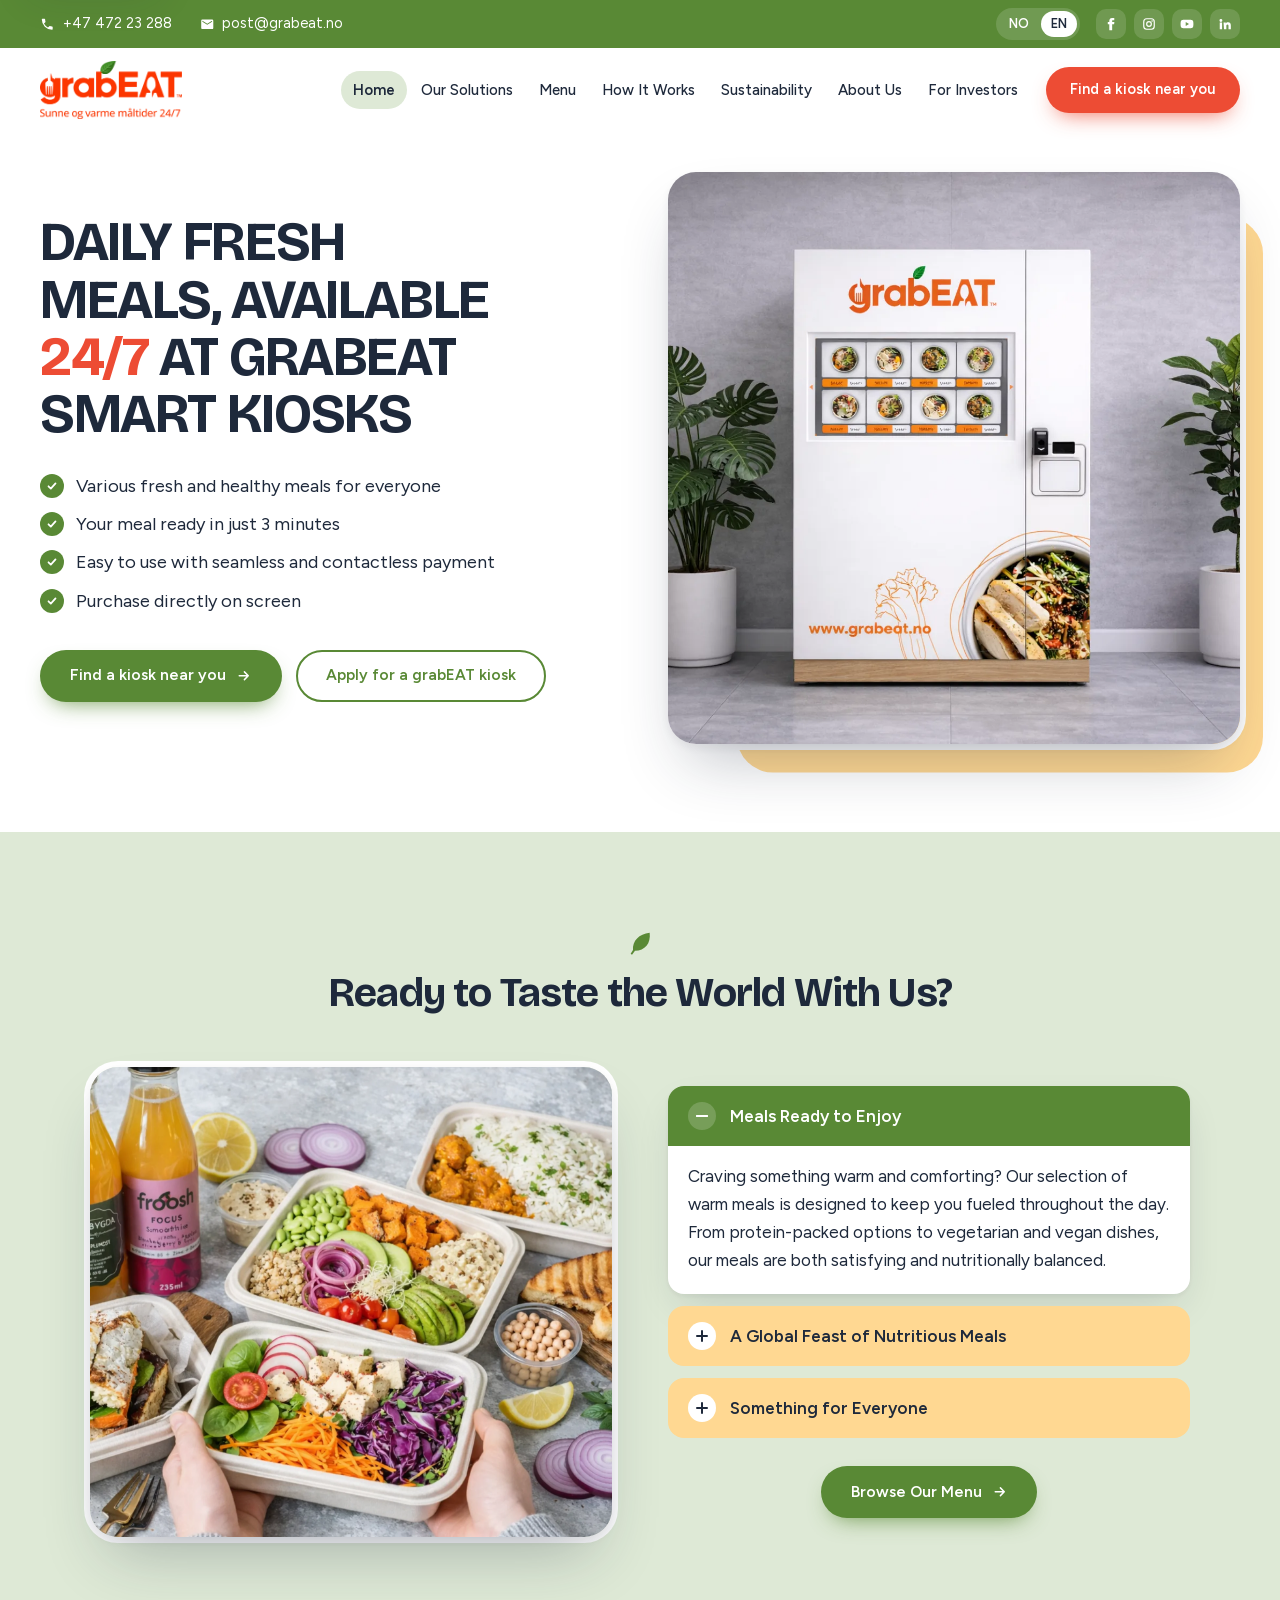
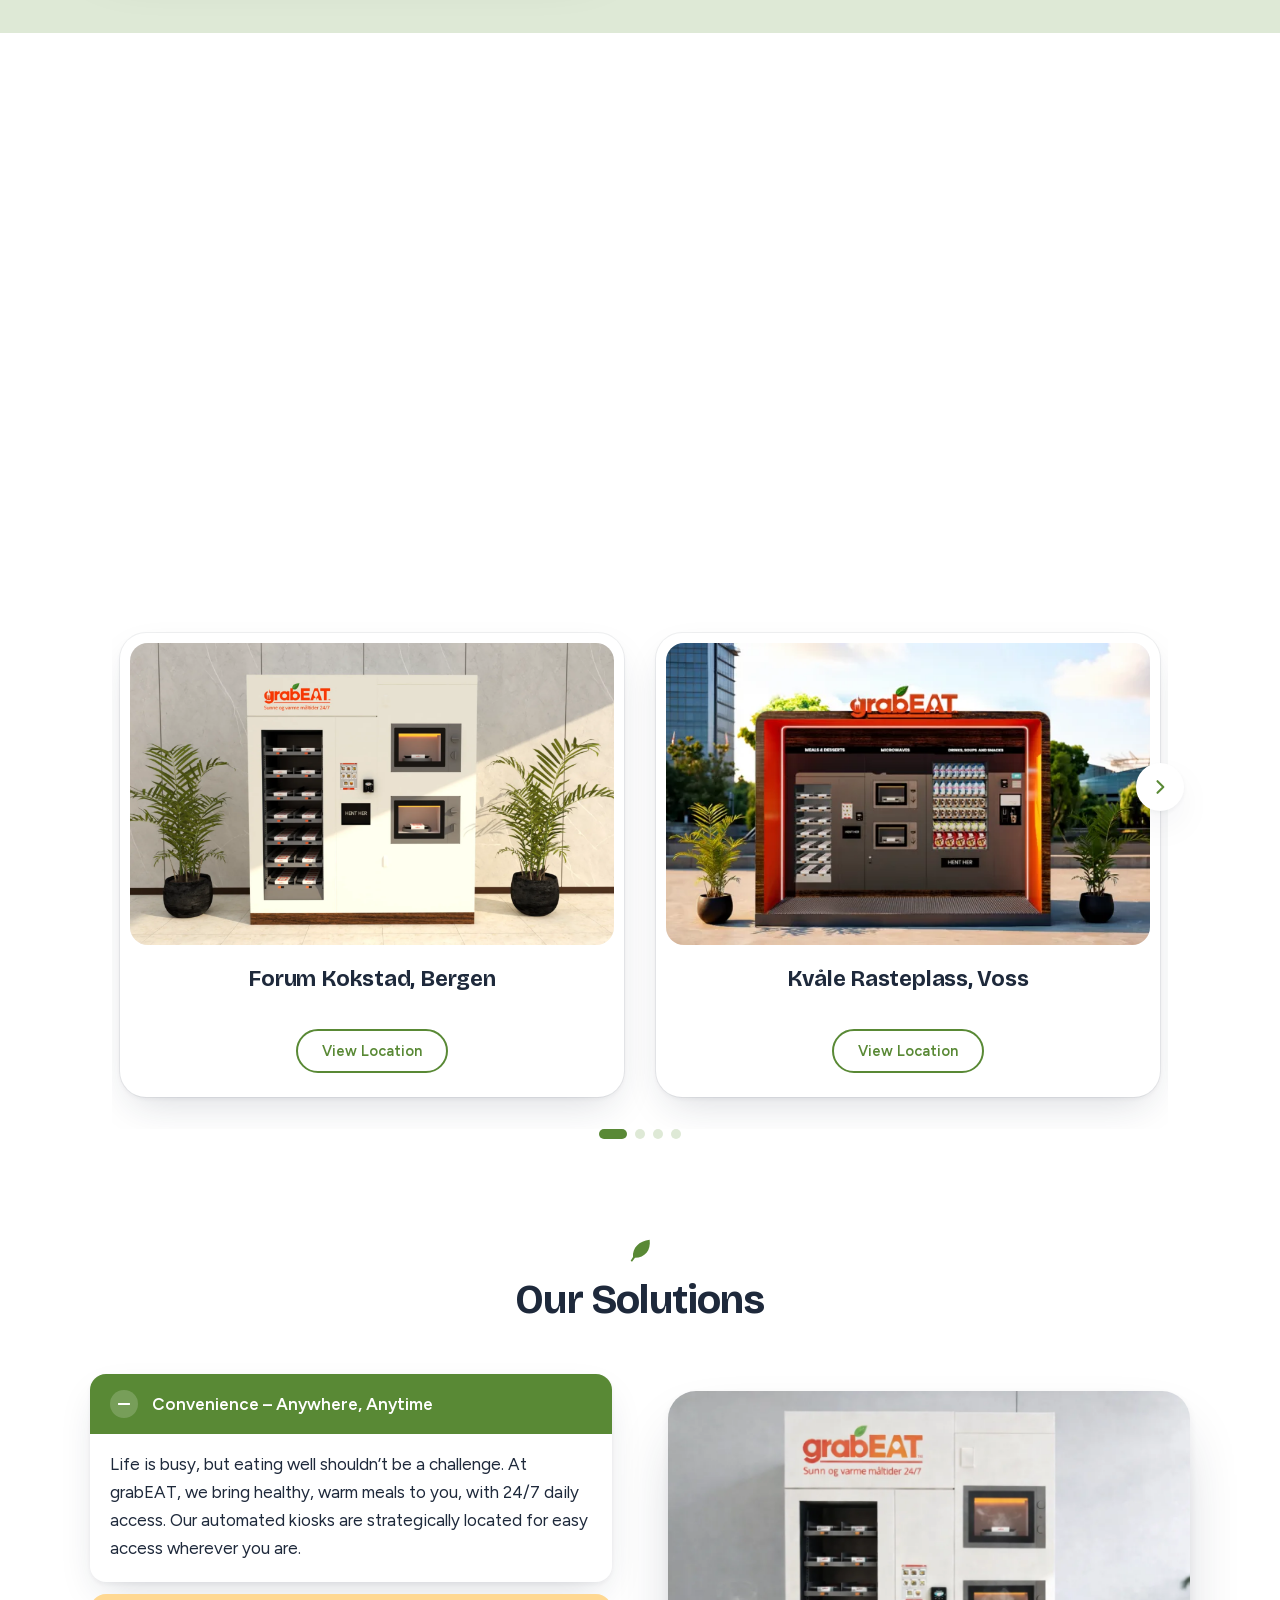
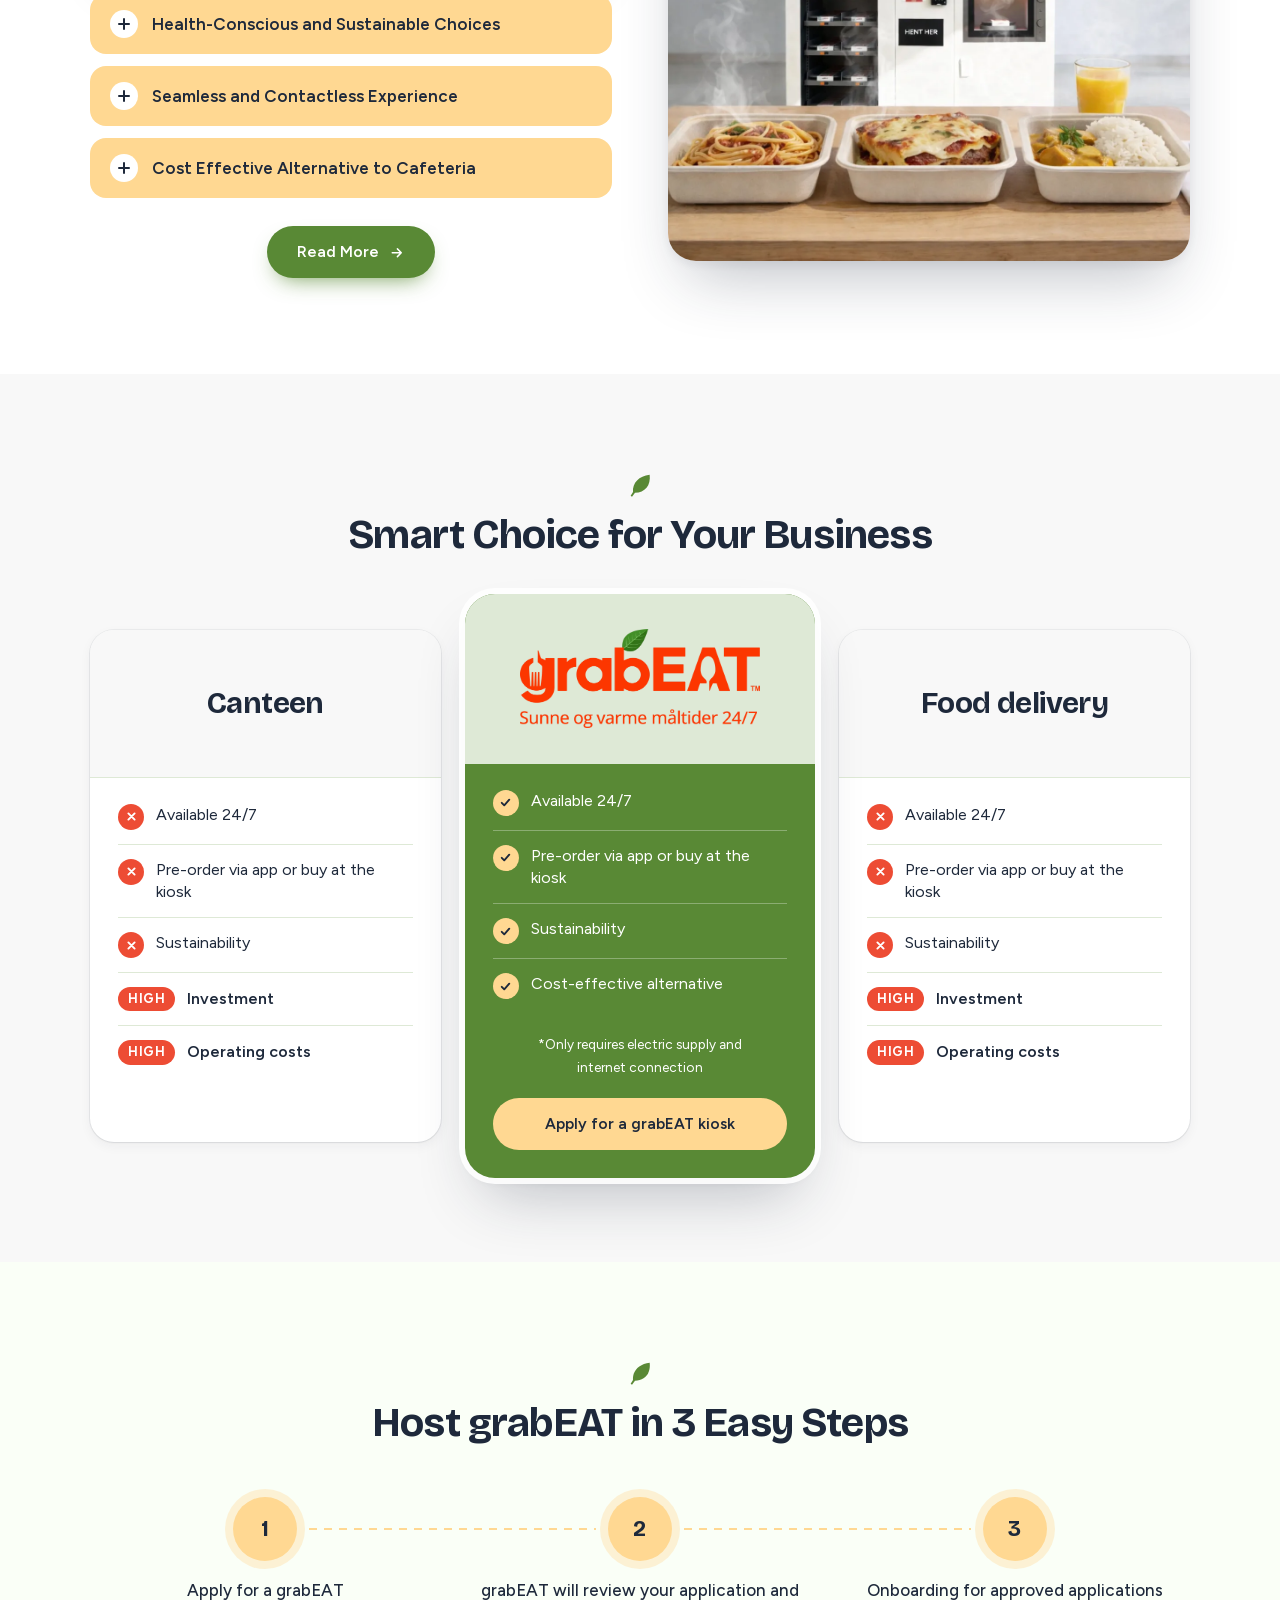
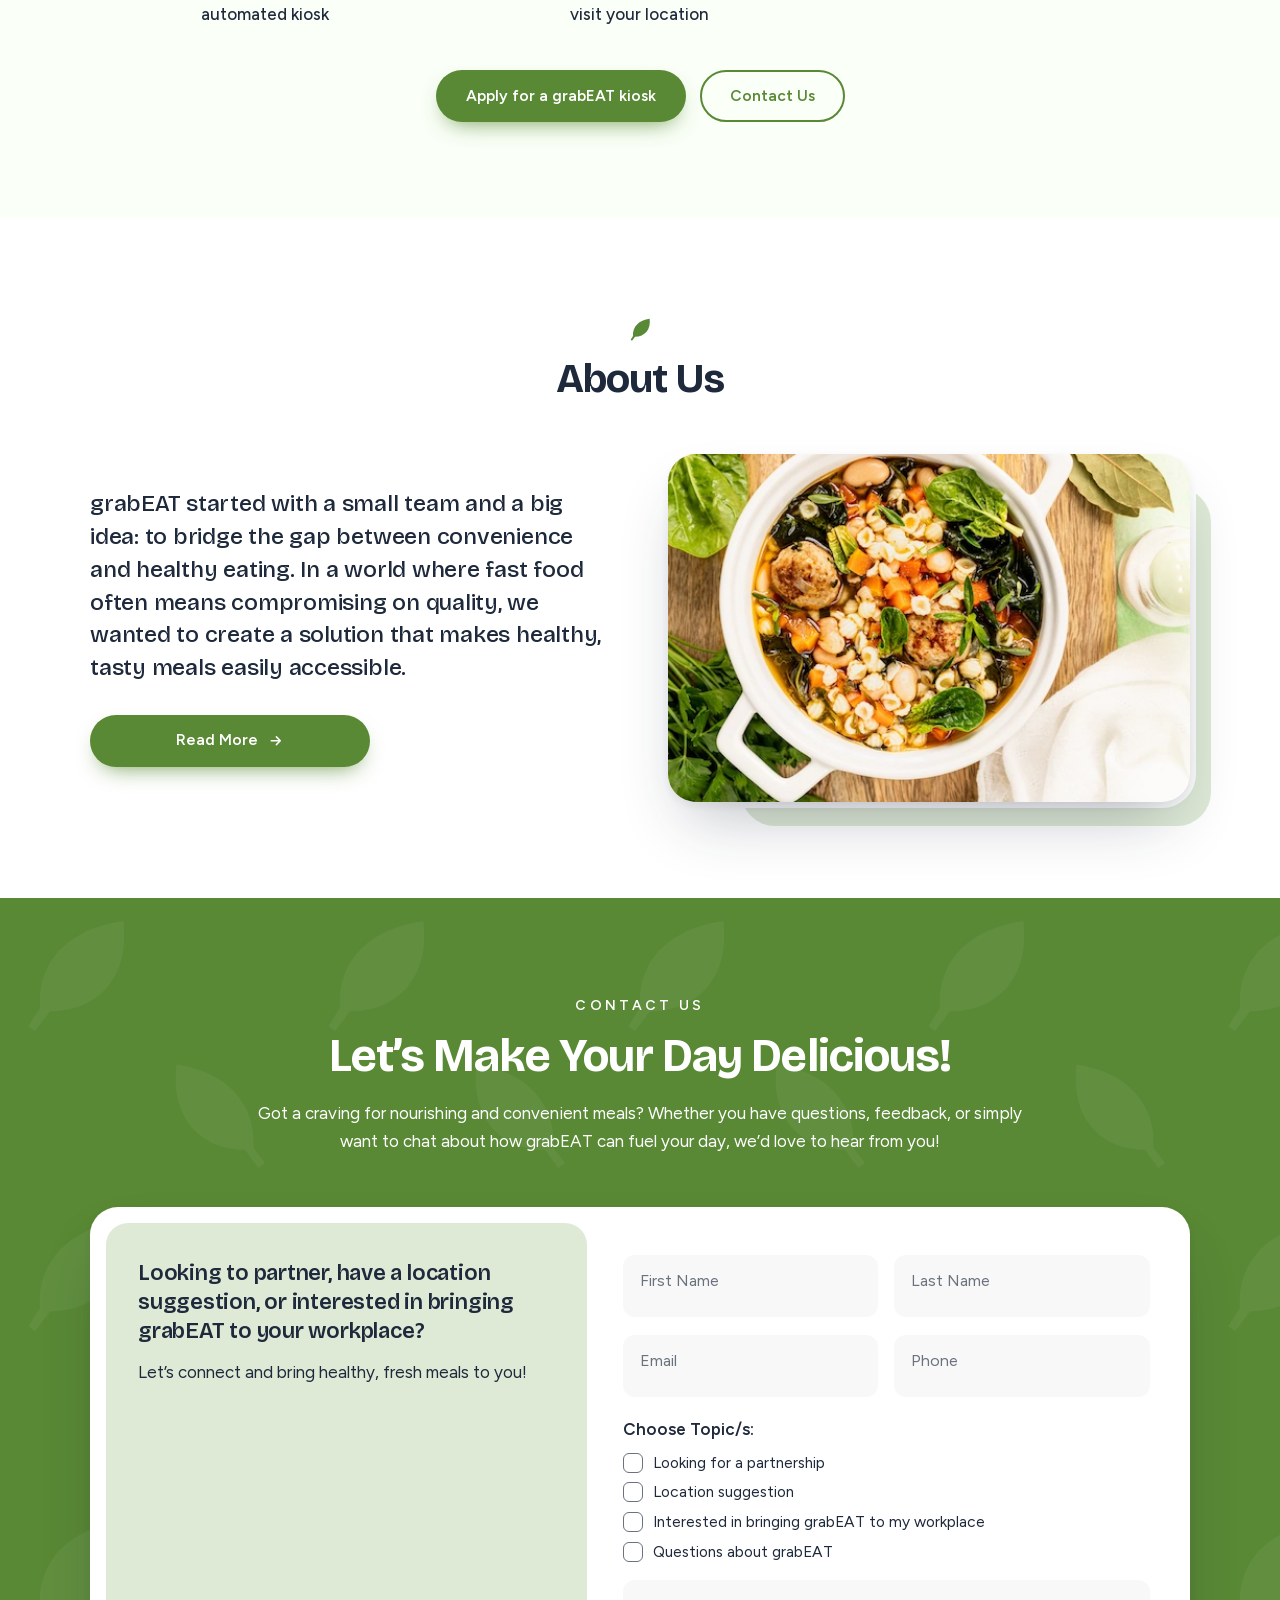
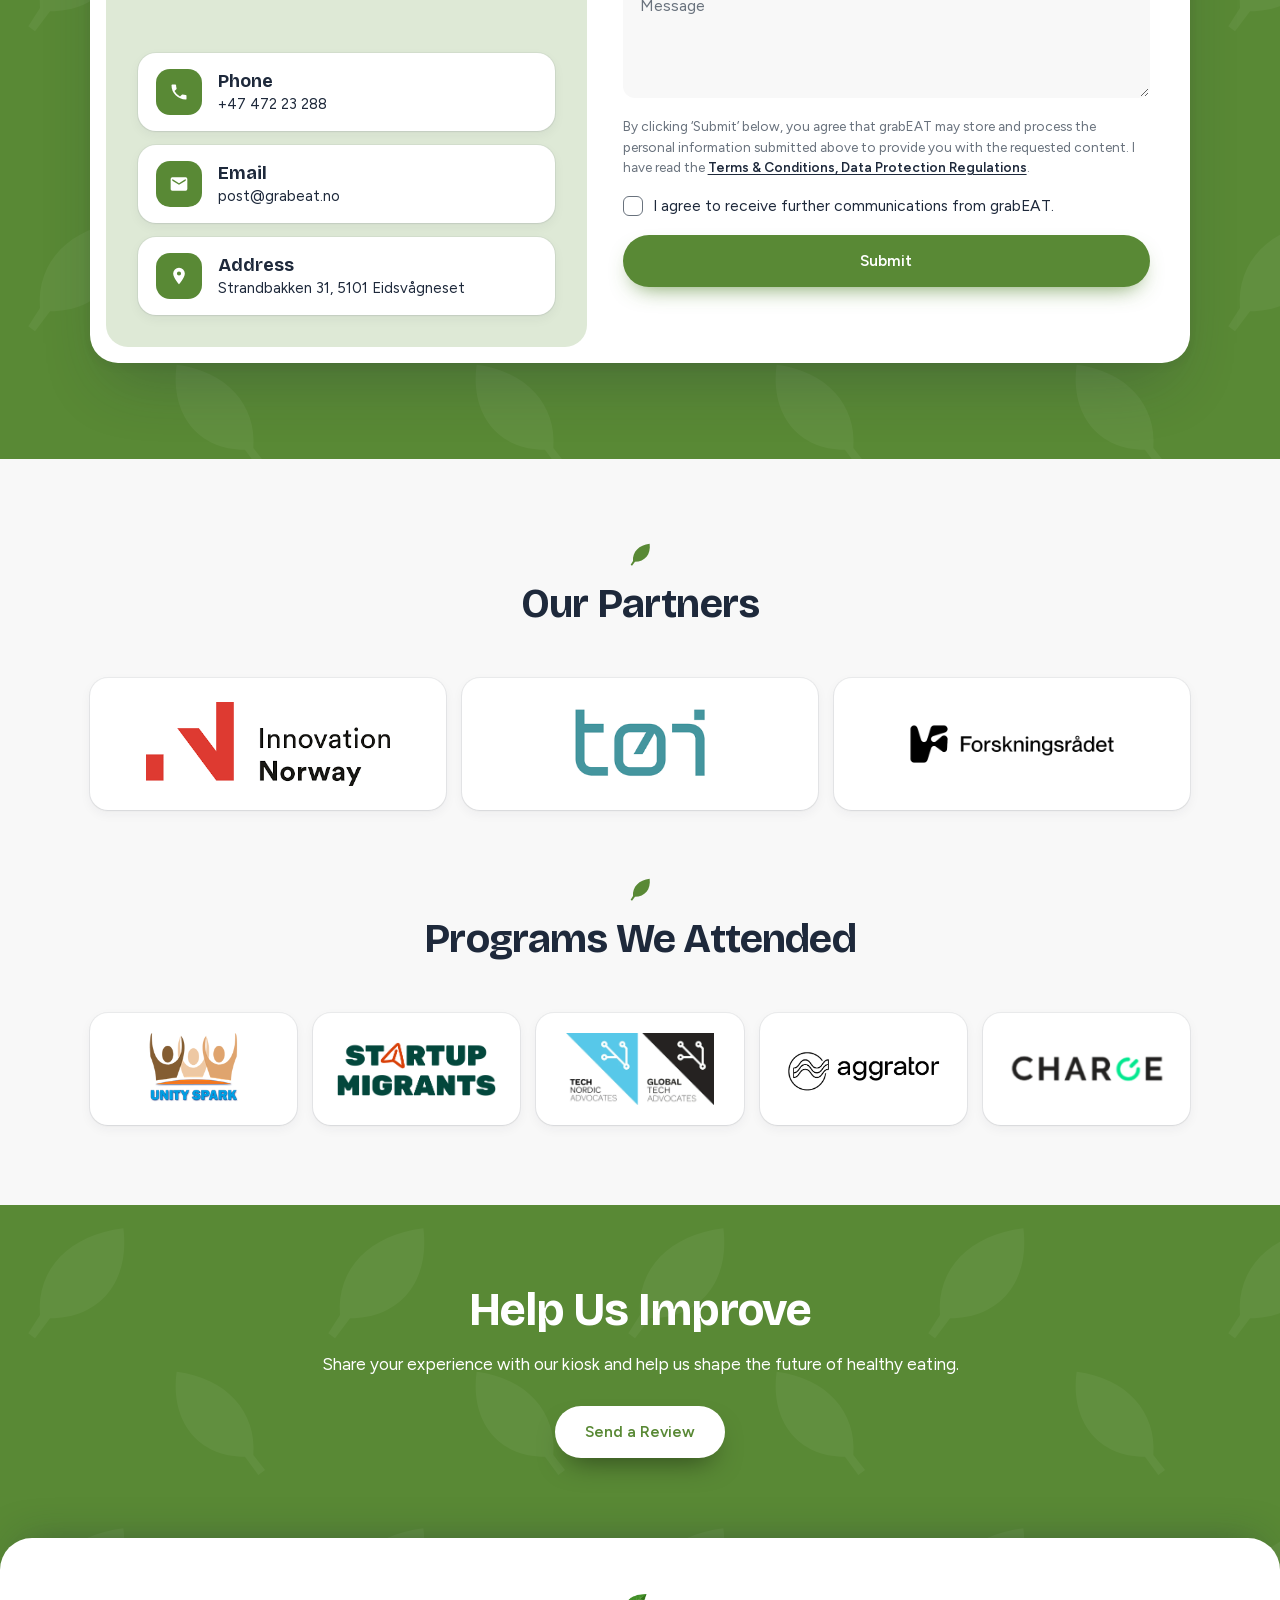
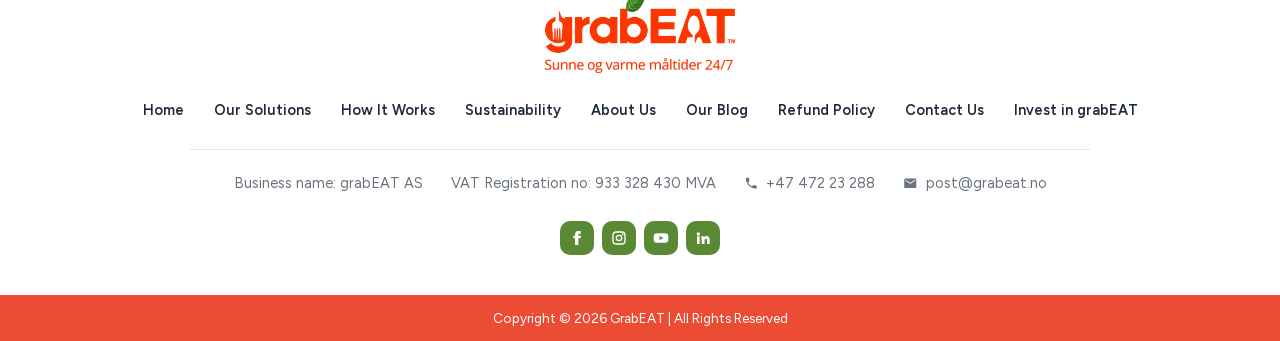
<file: index.html>
<!doctype html>
<html lang="en">
<head>
  <meta charset="utf-8">
  <meta name="viewport" content="width=device-width, initial-scale=1">
  <title>Hot, healthy meals 24/7 in Bergen and Voss | grabEAT</title>
  <meta name="description" content="Warm, healthy meals ready in 3 minutes at grabEAT smart kiosks, open 24/7 in Bergen and Voss. Find a kiosk near you or host one at your workplace.">
  <link rel="canonical" href="https://grabeat.no/">
  <link rel="alternate" hreflang="en" href="https://grabeat.no/">
  <link rel="alternate" hreflang="no" href="https://grabeat.no/no/">
  <link rel="alternate" hreflang="x-default" href="https://grabeat.no/">
  <meta property="og:type" content="website">
  <meta property="og:site_name" content="grabEAT">
  <meta property="og:locale" content="en_GB">
  <meta property="og:locale:alternate" content="nb_NO">
  <meta property="og:url" content="https://grabeat.no/">
  <meta property="og:title" content="Hot, healthy meals 24/7 in Bergen and Voss | grabEAT">
  <meta property="og:description" content="Warm, healthy meals ready in 3 minutes at grabEAT smart kiosks, open 24/7 in Bergen and Voss.">
  <meta property="og:image" content="https://grabeat.no/assets/img/grabeat-smart-kiosk.webp">
  <meta property="og:image:width" content="1600">
  <meta property="og:image:height" content="1067">
  <meta property="og:image:alt" content="A grabEAT smart kiosk between two potted plants">
  <meta name="twitter:card" content="summary_large_image">
  <meta name="twitter:title" content="Hot, healthy meals 24/7 in Bergen and Voss | grabEAT">
  <meta name="twitter:description" content="Warm, healthy meals ready in 3 minutes at grabEAT smart kiosks, open 24/7 in Bergen and Voss.">
  <meta name="twitter:image" content="https://grabeat.no/assets/img/grabeat-smart-kiosk.webp">
  <meta name="theme-color" content="#598935">
  <link rel="icon" href="assets/logos/favicon.png">
  <link rel="preload" as="font" type="font/woff2" href="assets/fonts/bricolage-grotesque-latin.woff2" crossorigin>
  <link rel="preload" as="image" href="assets/img/grabeat-smart-kiosk.webp">
  <link rel="stylesheet" href="styles.css">
  <script>document.documentElement.classList.add('js')</script>
  <script type="application/ld+json">
  {
    "@context": "https://schema.org",
    "@graph": [
      {
        "@type": "Organization",
        "@id": "https://grabeat.no/#organization",
        "name": "grabEAT AS",
        "url": "https://grabeat.no/",
        "logo": "https://grabeat.no/assets/logos/grabeat-logo.webp",
        "telephone": "+47 472 23 288",
        "email": "post@grabeat.no",
        "vatID": "933328430",
        "address": { "@type": "PostalAddress", "streetAddress": "Strandbakken 31", "postalCode": "5101", "addressLocality": "Eidsvågneset", "addressCountry": "NO" },
        "sameAs": [
          "https://www.facebook.com/grabEAT.no/",
          "https://www.instagram.com/grabeat.no/",
          "https://www.youtube.com/channel/UC2K87p___l81f4XrjC7E9Dw",
          "https://www.linkedin.com/company/grabeat-no/"
        ]
      },
      {
        "@type": "FoodEstablishment",
        "name": "grabEAT Forum Kokstad",
        "image": "https://grabeat.no/assets/img/grabeat-kiosk-forum-kokstad.webp",
        "hasMap": "https://maps.app.goo.gl/c8NznvL21MpRH2QTA",
        "address": { "@type": "PostalAddress", "addressLocality": "Bergen", "addressCountry": "NO" },
        "openingHoursSpecification": { "@type": "OpeningHoursSpecification", "dayOfWeek": ["Monday", "Tuesday", "Wednesday", "Thursday", "Friday", "Saturday", "Sunday"], "opens": "00:00", "closes": "23:59" },
        "parentOrganization": { "@id": "https://grabeat.no/#organization" }
      },
      {
        "@type": "FoodEstablishment",
        "name": "grabEAT Kvåle Rasteplass",
        "image": "https://grabeat.no/assets/img/grabeat-kiosk-kvale-rasteplass-voss.webp",
        "hasMap": "https://maps.app.goo.gl/W15HKtLZR1VzPynV6",
        "address": { "@type": "PostalAddress", "addressLocality": "Voss", "addressCountry": "NO" },
        "openingHoursSpecification": { "@type": "OpeningHoursSpecification", "dayOfWeek": ["Monday", "Tuesday", "Wednesday", "Thursday", "Friday", "Saturday", "Sunday"], "opens": "00:00", "closes": "23:59" },
        "parentOrganization": { "@id": "https://grabeat.no/#organization" }
      },
      {
        "@type": "FoodEstablishment",
        "name": "grabEAT Tesla Kokstad",
        "image": "https://grabeat.no/assets/img/grabeat-kiosk-tesla-kokstad.webp",
        "hasMap": "https://maps.app.goo.gl/M7krP5jtVFcqSdRP9",
        "publicAccess": false,
        "address": { "@type": "PostalAddress", "addressLocality": "Bergen", "addressCountry": "NO" },
        "openingHoursSpecification": { "@type": "OpeningHoursSpecification", "dayOfWeek": ["Monday", "Tuesday", "Wednesday", "Thursday", "Friday", "Saturday", "Sunday"], "opens": "00:00", "closes": "23:59" },
        "parentOrganization": { "@id": "https://grabeat.no/#organization" }
      },
      {
        "@type": "FoodEstablishment",
        "name": "grabEAT Gulating Lagmansrett",
        "address": { "@type": "PostalAddress", "addressCountry": "NO" },
        "openingHoursSpecification": { "@type": "OpeningHoursSpecification", "dayOfWeek": ["Monday", "Tuesday", "Wednesday", "Thursday", "Friday", "Saturday", "Sunday"], "opens": "00:00", "closes": "23:59" },
        "parentOrganization": { "@id": "https://grabeat.no/#organization" }
      },
      {
        "@type": "FoodEstablishment",
        "name": "grabEAT Vestlandshallen",
        "address": { "@type": "PostalAddress", "addressCountry": "NO" },
        "openingHoursSpecification": { "@type": "OpeningHoursSpecification", "dayOfWeek": ["Monday", "Tuesday", "Wednesday", "Thursday", "Friday", "Saturday", "Sunday"], "opens": "00:00", "closes": "23:59" },
        "parentOrganization": { "@id": "https://grabeat.no/#organization" }
      }
    ]
  }
  </script>
</head>
<body id="top">
  <a class="skip-link" href="#content">Skip to content</a>

  <!-- Icon sprite -->
  <svg width="0" height="0" style="position:absolute" aria-hidden="true">
    <symbol id="i-phone" viewBox="0 0 24 24"><path fill="currentColor" d="M6.6 10.8a15.1 15.1 0 0 0 6.6 6.6l2.2-2.2a1 1 0 0 1 1-.25c1.1.37 2.3.57 3.6.57a1 1 0 0 1 1 1V20a1 1 0 0 1-1 1A17 17 0 0 1 3 4a1 1 0 0 1 1-1h3.5a1 1 0 0 1 1 1c0 1.25.2 2.45.57 3.57a1 1 0 0 1-.25 1z"/></symbol>
    <symbol id="i-mail" viewBox="0 0 24 24"><path fill="currentColor" d="M20 4H4a2 2 0 0 0-2 2v12c0 1.1.9 2 2 2h16a2 2 0 0 0 2-2V6a2 2 0 0 0-2-2zm0 4-8 5-8-5V6l8 5 8-5z"/></symbol>
    <symbol id="i-pin" viewBox="0 0 24 24"><path fill="currentColor" d="M12 2a7 7 0 0 0-7 7c0 5.25 7 13 7 13s7-7.75 7-13a7 7 0 0 0-7-7zm0 9.5a2.5 2.5 0 1 1 0-5 2.5 2.5 0 0 1 0 5z"/></symbol>
    <symbol id="i-facebook" viewBox="0 0 24 24"><path fill="currentColor" d="M14 8.5V6.6c0-.9.6-1.1 1-1.1h2.6V1.6L14 1.5c-4 0-4.9 3-4.9 4.9v2.1H6.5v4h2.6v10H14v-10h3.3l.5-4z"/></symbol>
    <symbol id="i-instagram" viewBox="0 0 24 24"><g fill="none" stroke="currentColor" stroke-width="2"><rect x="3" y="3" width="18" height="18" rx="5"/><circle cx="12" cy="12" r="4"/></g><circle cx="17.3" cy="6.7" r="1.3" fill="currentColor"/></symbol>
    <symbol id="i-youtube" viewBox="0 0 24 24"><path fill="currentColor" fill-rule="evenodd" d="M22.5 7.2a2.8 2.8 0 0 0-2-2C18.8 4.7 12 4.7 12 4.7s-6.8 0-8.5.5a2.8 2.8 0 0 0-2 2C1 8.9 1 12 1 12s0 3.1.5 4.8a2.8 2.8 0 0 0 2 2c1.7.5 8.5.5 8.5.5s6.8 0 8.5-.5a2.8 2.8 0 0 0 2-2c.5-1.7.5-4.8.5-4.8s0-3.1-.5-4.8zM9.8 15.3V8.7l5.7 3.3z"/></symbol>
    <symbol id="i-linkedin" viewBox="0 0 24 24"><path fill="currentColor" d="M4.98 3.5a2.5 2.5 0 1 1 0 5 2.5 2.5 0 0 1 0-5zM3 9.5h4V21H3zM9.5 9.5h3.8v1.6h.1c.5-1 1.8-2 3.8-2 4 0 4.8 2.6 4.8 6V21h-4v-5.2c0-1.2 0-2.8-1.7-2.8s-2 1.3-2 2.7V21h-4z"/></symbol>
    <symbol id="i-check" viewBox="0 0 24 24"><path fill="none" stroke="currentColor" stroke-width="3" stroke-linecap="round" stroke-linejoin="round" d="m6 12.5 4 4 8-9"/></symbol>
    <symbol id="i-x" viewBox="0 0 24 24"><path fill="none" stroke="currentColor" stroke-width="3" stroke-linecap="round" d="m7 7 10 10M17 7 7 17"/></symbol>
    <symbol id="i-arrow" viewBox="0 0 24 24"><path fill="none" stroke="currentColor" stroke-width="2.25" stroke-linecap="round" stroke-linejoin="round" d="M5 12h14m-6-6 6 6-6 6"/></symbol>
    <symbol id="i-chevron" viewBox="0 0 24 24"><path fill="none" stroke="currentColor" stroke-width="2.5" stroke-linecap="round" stroke-linejoin="round" d="m9 5 7 7-7 7"/></symbol>
  </svg>

  <!-- Top bar -->
  <div class="topbar">
    <div class="container topbar__inner">
      <div class="topbar__contact">
        <a href="tel:+4747223288"><svg class="icon"><use href="#i-phone"/></svg>+47 472 23 288</a>
        <a href="mailto:post@grabeat.no"><svg class="icon"><use href="#i-mail"/></svg>post@grabeat.no</a>
      </div>
      <div class="topbar__end">
        <nav class="lang" aria-label="Language">
          <a href="no/" hreflang="no" lang="no">NO</a>
          <a href="./" hreflang="en" aria-current="page">EN</a>
        </nav>
        <div class="socials socials--light">
          <a href="https://www.facebook.com/grabEAT.no/" aria-label="Facebook"><svg class="icon"><use href="#i-facebook"/></svg></a>
          <a href="https://www.instagram.com/grabeat.no/" aria-label="Instagram"><svg class="icon"><use href="#i-instagram"/></svg></a>
          <a href="https://www.youtube.com/channel/UC2K87p___l81f4XrjC7E9Dw" aria-label="YouTube"><svg class="icon"><use href="#i-youtube"/></svg></a>
          <a href="https://www.linkedin.com/company/grabeat-no/" aria-label="LinkedIn"><svg class="icon"><use href="#i-linkedin"/></svg></a>
        </div>
      </div>
    </div>
  </div>

  <!-- Header -->
  <header class="header" data-header>
    <div class="container header__inner">
      <a class="header__logo" href="#top" aria-label="grabEAT home">
        <img src="assets/logos/grabeat-logo.webp" alt="grabEAT – Sunne og varme måltider 24/7" width="640" height="264">
      </a>
      <button class="nav-toggle" type="button" aria-label="Menu" aria-expanded="false" aria-controls="nav" data-nav-toggle><span></span><span></span><span></span></button>
      <nav class="nav" id="nav" aria-label="Main" data-nav>
        <a href="#top" class="is-active">Home</a>
        <a href="our-solutions/">Our Solutions</a>
        <a href="our-menu/">Menu</a>
        <a href="how-it-works/">How It Works</a>
        <a href="https://grabeat.no/sustainability/">Sustainability</a>
        <a href="about-us/">About Us</a>
        <a href="https://grabeat.no/investor/">For Investors</a>
        <a class="btn btn--tomato nav__cta" href="#locations" data-track="find_kiosk">Find a kiosk near you</a>
      </nav>
    </div>
  </header>

  <main id="content">
    <!-- Hero -->
    <section class="hero">
      <div class="container hero__grid">
        <div class="hero__copy">
          <h1 data-reveal>Daily fresh meals, available <span class="hl">24/7</span> at grabEAT smart kiosks</h1>
          <ul class="ticks" data-reveal>
            <li><span class="tick"><svg><use href="#i-check"/></svg></span>Various fresh and healthy meals for everyone</li>
            <li><span class="tick"><svg><use href="#i-check"/></svg></span>Your meal ready in just 3 minutes</li>
            <li><span class="tick"><svg><use href="#i-check"/></svg></span>Easy to use with seamless and contactless payment</li>
            <li><span class="tick"><svg><use href="#i-check"/></svg></span>Purchase directly on screen</li>
          </ul>
          <div class="btn-row" data-reveal>
            <a class="btn btn--green" href="#locations" data-track="find_kiosk">Find a kiosk near you<svg class="icon"><use href="#i-arrow"/></svg></a>
            <a class="btn btn--outline" href="https://grabeat.no/application-form/" data-track="apply_kiosk">Apply for a grabEAT kiosk</a>
          </div>
        </div>
        <div class="hero__media" data-reveal>
          <img src="assets/img/grabeat-smart-kiosk.webp" alt="A grabEAT smart kiosk between two potted plants" width="1600" height="1067" fetchpriority="high">
        </div>
      </div>
    </section>

    <!-- Meals -->
    <section class="section section--sage" id="menu">
      <div class="container">
        <h2 class="section__title" data-reveal>Ready to Taste the World With Us?</h2>
        <div class="split" data-accordion>
          <div class="split__media stack" data-reveal>
            <img class="is-active" src="assets/img/grabeat-healthy-meal-trays.webp" alt="Hands holding a tray of colourful healthy meals with drinks alongside" width="1600" height="1600" loading="lazy" data-panel-img>
            <img src="assets/img/asian-dishes-table-spread.webp" alt="A table spread with a wok of sweet and sour dish, spring rolls and noodles" width="1000" height="797" loading="lazy" data-panel-img>
            <img src="assets/img/spinach-patties-mashed-potato.webp" alt="Spinach patties with mashed potato and tomatoes" width="1855" height="1677" loading="lazy" data-panel-img>
          </div>
          <div class="split__body" data-reveal>
            <div class="accordion">
              <div class="acc is-open">
                <button class="acc__head" type="button" aria-expanded="true" id="m1" aria-controls="m1p"><span>Meals Ready to Enjoy</span><i aria-hidden="true"></i></button>
                <div class="acc__panel" id="m1p" role="region" aria-labelledby="m1"><div><p>Craving something warm and comforting? Our selection of warm meals is designed to keep you fueled throughout the day. From protein-packed options to vegetarian and vegan dishes, our meals are both satisfying and nutritionally balanced.</p></div></div>
              </div>
              <div class="acc">
                <button class="acc__head" type="button" aria-expanded="false" id="m2" aria-controls="m2p"><span>A Global Feast of Nutritious Meals</span><i aria-hidden="true"></i></button>
                <div class="acc__panel" id="m2p" role="region" aria-labelledby="m2"><div><p>Taste the world’s most popular dishes! Discover vibrant international cuisine with grabEAT’s nutritious meals. Our globally inspired dishes are both delicious and wholesome—ready whenever you need.</p></div></div>
              </div>
              <div class="acc">
                <button class="acc__head" type="button" aria-expanded="false" id="m3" aria-controls="m3p"><span>Something for Everyone</span><i aria-hidden="true"></i></button>
                <div class="acc__panel" id="m3p" role="region" aria-labelledby="m3"><div><p>At grabEAT, we understand that everyone’s needs are different. That’s why our menu is inclusive—offering a variety of options for different dietary preferences: vegetarian, vegan, gluten-free and halal.</p></div></div>
              </div>
            </div>
            <div class="center"><a class="btn btn--green" href="our-menu/">Browse Our Menu<svg class="icon"><use href="#i-arrow"/></svg></a></div>
          </div>
        </div>
      </div>
    </section>

    <!-- How it works -->
    <section class="section" id="how-it-works">
      <div class="container">
        <h2 class="section__title" data-reveal>Get Your Meal in 3 Minutes</h2>
        <ol class="steps steps--4" data-reveal>
          <li><span class="steps__num">1</span><span>Find Our Kiosk</span></li>
          <li><span class="steps__num">2</span><span>Choose a Meal <br>from the Menu</span></li>
          <li><span class="steps__num">3</span><span>Pay Safely &amp; <br>Contactlessly</span></li>
          <li><span class="steps__num">4</span><span>Enjoy!</span></li>
        </ol>
      </div>
    </section>

    <!-- Locations -->
    <section class="section section--flush-top" id="locations">
      <div class="container">
        <h2 class="section__title" data-reveal>Our Locations</h2>
        <div class="carousel" data-carousel data-reveal>
          <button class="carousel__arrow carousel__arrow--prev" type="button" aria-label="Previous location" data-prev><svg class="icon"><use href="#i-chevron"/></svg></button>
          <div class="carousel__track" data-track tabindex="0" aria-label="Kiosk locations" role="group">
            <article class="loc">
              <a class="loc__media" href="https://maps.app.goo.gl/c8NznvL21MpRH2QTA" aria-label="View Forum Kokstad on the map" data-track="find_kiosk"><img src="assets/img/grabeat-kiosk-forum-kokstad.webp" alt="grabEAT kiosk at Forum Kokstad" width="1600" height="974" loading="lazy"></a>
              <h3>Forum Kokstad, Bergen</h3>
              <p class="loc__note">&nbsp;</p>
              <a class="btn btn--outline btn--sm" href="https://maps.app.goo.gl/c8NznvL21MpRH2QTA" data-track="find_kiosk">View Location</a>
            </article>
            <article class="loc">
              <a class="loc__media" href="https://maps.app.goo.gl/W15HKtLZR1VzPynV6" aria-label="View Kvåle Rasteplass on the map" data-track="find_kiosk"><img src="assets/img/grabeat-kiosk-kvale-rasteplass-voss.webp" alt="grabEAT kiosk at Kvåle Rasteplass in Voss" width="768" height="382" loading="lazy"></a>
              <h3>Kvåle Rasteplass, Voss</h3>
              <p class="loc__note">&nbsp;</p>
              <a class="btn btn--outline btn--sm" href="https://maps.app.goo.gl/W15HKtLZR1VzPynV6" data-track="find_kiosk">View Location</a>
            </article>
            <article class="loc">
              <a class="loc__media" href="https://maps.app.goo.gl/M7krP5jtVFcqSdRP9" aria-label="View Tesla Kokstad on the map" data-track="find_kiosk"><img src="assets/img/grabeat-kiosk-tesla-kokstad.webp" alt="grabEAT kiosk at Tesla Kokstad" width="1600" height="1000" loading="lazy"></a>
              <h3>Tesla Kokstad</h3>
              <p class="loc__note">*Accessible only for Tesla employees</p>
              <a class="btn btn--outline btn--sm" href="https://maps.app.goo.gl/M7krP5jtVFcqSdRP9" data-track="find_kiosk">View Location</a>
            </article>
            <article class="loc">
              <a class="loc__media loc__media--logo" href="https://www.google.com/maps/search/?api=1&amp;query=Gulating+Lagmannsrett" aria-label="View Gulating Lagmansrett on the map" data-track="find_kiosk"><img src="assets/logos/grabeat-logo.webp" alt="" width="640" height="264" loading="lazy"></a>
              <h3>Gulating Lagmansrett</h3>
              <p class="loc__note">&nbsp;</p>
              <a class="btn btn--outline btn--sm" href="https://www.google.com/maps/search/?api=1&amp;query=Gulating+Lagmannsrett" data-track="find_kiosk">View Location</a>
            </article>
            <article class="loc">
              <a class="loc__media loc__media--logo" href="https://www.google.com/maps/search/?api=1&amp;query=Vestlandshallen" aria-label="View Vestlandshallen on the map" data-track="find_kiosk"><img src="assets/logos/grabeat-logo.webp" alt="" width="640" height="264" loading="lazy"></a>
              <h3>Vestlandshallen</h3>
              <p class="loc__note">&nbsp;</p>
              <a class="btn btn--outline btn--sm" href="https://www.google.com/maps/search/?api=1&amp;query=Vestlandshallen" data-track="find_kiosk">View Location</a>
            </article>
          </div>
          <button class="carousel__arrow carousel__arrow--next" type="button" aria-label="Next location" data-next><svg class="icon"><use href="#i-chevron"/></svg></button>
          <div class="carousel__dots" data-dots></div>
        </div>
      </div>
    </section>

    <!-- Solutions -->
    <section class="section section--flush-top" id="solutions">
      <div class="container">
        <h2 class="section__title" data-reveal>Our Solutions</h2>
        <div class="split split--reverse" data-accordion>
          <div class="split__body" data-reveal>
            <div class="accordion">
              <div class="acc is-open">
                <button class="acc__head" type="button" aria-expanded="true" id="s1" aria-controls="s1p"><span>Convenience – Anywhere, Anytime</span><i aria-hidden="true"></i></button>
                <div class="acc__panel" id="s1p" role="region" aria-labelledby="s1"><div><p>Life is busy, but eating well shouldn’t be a challenge. At grabEAT, we bring healthy, warm meals to you, with 24/7 daily access. Our automated kiosks are strategically located for easy access wherever you are.</p></div></div>
              </div>
              <div class="acc">
                <button class="acc__head" type="button" aria-expanded="false" id="s2" aria-controls="s2p"><span>Health-Conscious and Sustainable Choices</span><i aria-hidden="true"></i></button>
                <div class="acc__panel" id="s2p" role="region" aria-labelledby="s2"><div><p>At grabEAT, we are committed to promoting wellness—not just for you, but for the planet. Our meals are made using locally sourced ingredients and packaged in environmentally friendly materials.</p></div></div>
              </div>
              <div class="acc">
                <button class="acc__head" type="button" aria-expanded="false" id="s3" aria-controls="s3p"><span>Seamless and Contactless Experience</span><i aria-hidden="true"></i></button>
                <div class="acc__panel" id="s3p" role="region" aria-labelledby="s3"><div><p>In a world where safety and convenience matter more than ever, grabEAT is the forefront of innovation. Our automated kiosks offer a seamless, contactless purchase experience.</p></div></div>
              </div>
              <div class="acc">
                <button class="acc__head" type="button" aria-expanded="false" id="s4" aria-controls="s4p"><span>Cost Effective Alternative to Cafeteria</span><i aria-hidden="true"></i></button>
                <div class="acc__panel" id="s4p" role="region" aria-labelledby="s4"><div><p>Our kiosks are designed to meet the needs of various businesses and environments. Choose one of our different kiosk variants for your employers as a cost effective alternative to a cafeteria.</p></div></div>
              </div>
            </div>
            <div class="center"><a class="btn btn--green" href="our-solutions/">Read More<svg class="icon"><use href="#i-arrow"/></svg></a></div>
          </div>
          <div class="split__media stack" data-reveal>
            <img class="is-active" src="assets/img/grabeat-kiosk-warm-meals.webp" alt="grabEAT kiosk with three warm meals on a wooden table" width="1600" height="1067" loading="lazy" data-panel-img>
            <img src="assets/img/grabeat-eco-friendly-meal-packaging.webp" alt="A grabEAT meal in eco-friendly packaging with wooden cutlery" width="1598" height="1307" loading="lazy" data-panel-img>
            <img src="assets/img/contactless-phone-payment-kiosk.webp" alt="A phone paying contactlessly at a kiosk reader" width="1719" height="1270" loading="lazy" data-panel-img>
            <img src="assets/img/grabeat-large-kiosk-meals-drinks.webp" alt="A large grabEAT kiosk serving warm meals and drinks" width="1623" height="1334" loading="lazy" data-panel-img>
          </div>
        </div>
      </div>
    </section>

    <!-- Comparison -->
    <section class="section section--mist">
      <div class="container">
        <h2 class="section__title" data-reveal>Smart Choice for Your Business</h2>
        <div class="compare">
          <article class="plan" data-reveal>
            <h3 class="plan__head">Canteen</h3>
            <ul class="plan__list">
              <li><span class="mark mark--no"><svg><use href="#i-x"/></svg></span>Available 24/7</li>
              <li><span class="mark mark--no"><svg><use href="#i-x"/></svg></span>Pre-order via app or buy at the kiosk</li>
              <li><span class="mark mark--no"><svg><use href="#i-x"/></svg></span>Sustainability</li>
              <li class="plan__cost"><b>HIGH</b> Investment</li>
              <li class="plan__cost"><b>HIGH</b> Operating costs</li>
            </ul>
          </article>
          <article class="plan plan--best" data-reveal>
            <div class="plan__head"><img src="assets/logos/grabeat-logo.webp" alt="grabEAT" loading="lazy" width="640" height="264"></div>
            <ul class="plan__list">
              <li><span class="mark mark--best"><svg><use href="#i-check"/></svg></span>Available 24/7</li>
              <li><span class="mark mark--best"><svg><use href="#i-check"/></svg></span>Pre-order via app or buy at the kiosk</li>
              <li><span class="mark mark--best"><svg><use href="#i-check"/></svg></span>Sustainability</li>
              <li><span class="mark mark--best"><svg><use href="#i-check"/></svg></span>Cost-effective alternative</li>
            </ul>
            <p class="plan__note">*Only requires electric supply and internet connection</p>
            <div class="plan__foot"><a class="btn btn--green" href="https://grabeat.no/application-form/" data-track="apply_kiosk">Apply for a grabEAT kiosk</a></div>
          </article>
          <article class="plan" data-reveal>
            <h3 class="plan__head">Food delivery</h3>
            <ul class="plan__list">
              <li><span class="mark mark--no"><svg><use href="#i-x"/></svg></span>Available 24/7</li>
              <li><span class="mark mark--no"><svg><use href="#i-x"/></svg></span>Pre-order via app or buy at the kiosk</li>
              <li><span class="mark mark--no"><svg><use href="#i-x"/></svg></span>Sustainability</li>
              <li class="plan__cost"><b>HIGH</b> Investment</li>
              <li class="plan__cost"><b>HIGH</b> Operating costs</li>
            </ul>
          </article>
        </div>
      </div>
    </section>

    <!-- Host -->
    <section class="section section--cream">
      <div class="container">
        <h2 class="section__title" data-reveal>Host grabEAT in 3 Easy Steps</h2>
        <ol class="steps steps--3 steps--butter" data-reveal>
          <li><span class="steps__num">1</span><span>Apply for a grabEAT <br>automated kiosk</span></li>
          <li><span class="steps__num">2</span><span>grabEAT will review your application and visit your location</span></li>
          <li><span class="steps__num">3</span><span>Onboarding for approved applications</span></li>
        </ol>
        <div class="btn-row btn-row--center" data-reveal>
          <a class="btn btn--green" href="https://grabeat.no/application-form/" data-track="apply_kiosk">Apply for a grabEAT kiosk</a>
          <a class="btn btn--outline" href="#contact">Contact Us</a>
        </div>
      </div>
    </section>

    <!-- About -->
    <section class="section" id="about">
      <div class="container">
        <h2 class="section__title" data-reveal>About Us</h2>
        <div class="split split--reverse split--about">
          <div class="split__body" data-reveal>
            <p class="lede">grabEAT started with a small team and a big idea: to bridge the gap between convenience and healthy eating. In a world where fast food often means compromising on quality, we wanted to create a solution that makes healthy, tasty meals easily accessible.</p>
            <a class="btn btn--green btn--wide" href="about-us/">Read More<svg class="icon"><use href="#i-arrow"/></svg></a>
          </div>
          <div class="split__media" data-reveal>
            <img src="assets/img/homemade-vegetable-soup-meatballs.webp" alt="A pot of homemade vegetable soup with meatballs and spinach" width="500" height="333" loading="lazy">
          </div>
        </div>
      </div>
    </section>

    <!-- Contact -->
    <section class="section section--green" id="contact">
      <div class="container">
        <header class="contact__intro" data-reveal>
          <p class="eyebrow">Contact Us</p>
          <h2>Let’s Make Your Day Delicious!</h2>
          <p>Got a craving for nourishing and convenient meals? Whether you have questions, feedback, or simply want to chat about how grabEAT can fuel your day, we’d love to hear from you!</p>
        </header>
        <div class="contact__card" data-reveal>
          <div class="contact__info">
            <p>Looking to partner, have a location suggestion, or interested in bringing grabEAT to your workplace?</p>
            <p>Let’s connect and bring healthy, fresh meals to you!</p>
            <a class="contact__item" href="tel:+4747223288"><span><svg class="icon"><use href="#i-phone"/></svg></span><div><strong>Phone</strong>+47 472 23 288</div></a>
            <a class="contact__item" href="mailto:post@grabeat.no"><span><svg class="icon"><use href="#i-mail"/></svg></span><div><strong>Email</strong>post@grabeat.no</div></a>
            <a class="contact__item" href="https://www.google.com/maps/search/?api=1&amp;query=Strandbakken+31%2C+5101+Eidsv%C3%A5gneset"><span><svg class="icon"><use href="#i-pin"/></svg></span><div><strong>Address</strong>Strandbakken 31, 5101 Eidsvågneset</div></a>
          </div>
          <form class="form" data-contact-form novalidate>
            <div class="form__row">
              <label class="field"><span>First Name</span><input type="text" name="first" autocomplete="given-name" placeholder=" "></label>
              <label class="field"><span>Last Name</span><input type="text" name="last" autocomplete="family-name" placeholder=" "></label>
            </div>
            <div class="form__row">
              <label class="field"><span>Email</span><input type="email" name="email" autocomplete="email" required placeholder=" "></label>
              <label class="field"><span>Phone</span><input type="tel" name="phone" autocomplete="tel" required placeholder=" "></label>
            </div>
            <fieldset class="checks">
              <legend>Choose Topic/s:</legend>
              <label class="check"><input type="checkbox" name="topic" value="Looking for a partnership"><span>Looking for a partnership</span></label>
              <label class="check"><input type="checkbox" name="topic" value="Location suggestion"><span>Location suggestion</span></label>
              <label class="check"><input type="checkbox" name="topic" value="Interested in bringing grabEAT to my workplace"><span>Interested in bringing grabEAT to my workplace</span></label>
              <label class="check"><input type="checkbox" name="topic" value="Questions about grabEAT"><span>Questions about grabEAT</span></label>
            </fieldset>
            <label class="field"><span>Message</span><textarea name="message" rows="3" placeholder=" "></textarea></label>
            <p class="form__legal">By clicking ‘Submit’ below, you agree that grabEAT may store and process the personal information submitted above to provide you with the requested content. I have read the <a href="https://grabeat.no/terms-conditions/" target="_blank" rel="noopener">Terms &amp; Conditions, Data Protection Regulations</a>.</p>
            <label class="check"><input type="checkbox" name="optin" value="yes"><span>I agree to receive further communications from grabEAT.</span></label>
            <button class="btn btn--green btn--block" type="submit">Submit</button>
            <p class="form__status" role="status" data-form-status></p>
          </form>
        </div>
      </div>
    </section>

    <!-- Partners -->
    <section class="section section--logos">
      <div class="container">
        <h2 class="section__title" data-reveal>Our Partners</h2>
        <div class="logos logos--3" data-reveal>
          <img src="assets/logos/innovation-norway.png" alt="Innovation Norway" width="382" height="132" loading="lazy">
          <img src="assets/logos/toi.png" alt="TØI" width="225" height="123" loading="lazy">
          <img src="assets/logos/forskningsradet.png" alt="Forskningsrådet" width="1200" height="404" loading="lazy">
        </div>
        <h2 class="section__title section__title--gap" data-reveal>Programs We Attended</h2>
        <div class="logos logos--5" data-reveal>
          <img src="assets/logos/unity-spark.png" alt="Unity Spark" width="150" height="113" loading="lazy">
          <img src="assets/logos/startup-migrants.webp" alt="Startup Migrants" loading="lazy">
          <img src="assets/logos/tna-gta.webp" alt="Tech Nordic Advocates and Global Tech Advocates" loading="lazy">
          <img src="assets/logos/aggrator.webp" alt="Aggrator" loading="lazy">
          <img src="assets/logos/charge.webp" alt="Charge" loading="lazy">
        </div>
      </div>
    </section>

    <!-- Review CTA -->
    <section class="section section--green section--band">
      <div class="container center" data-reveal>
        <h2>Help Us Improve</h2>
        <p>Share your experience with our kiosk and help us shape the future of healthy eating.</p>
        <a class="btn btn--white" href="https://forms.gle/kesgQ5iAz8XTWyQr8">Send a Review</a>
      </div>
    </section>
  </main>

  <!-- Footer -->
  <footer class="footer">
    <div class="container footer__inner">
      <a href="#top" class="footer__logo" aria-label="grabEAT home"><img src="assets/logos/grabeat-logo.webp" alt="grabEAT – Sunne og varme måltider 24/7" loading="lazy" width="640" height="264"></a>
      <nav class="footer__nav" aria-label="Footer">
        <a href="#top">Home</a>
        <a href="our-solutions/">Our Solutions</a>
        <a href="how-it-works/">How It Works</a>
        <a href="https://grabeat.no/sustainability/">Sustainability</a>
        <a href="about-us/">About Us</a>
        <a href="https://grabeat.no/blog/">Our Blog</a>
        <a href="https://grabeat.no/refund-policy">Refund Policy</a>
        <a href="contact-us/">Contact Us</a>
        <a href="https://grabeat.no/investor/">Invest in grabEAT</a>
      </nav>
      <ul class="footer__info">
        <li>Business name: grabEAT AS</li>
        <li>VAT Registration no: 933 328 430 MVA</li>
        <li><a href="tel:+4747223288"><svg class="icon"><use href="#i-phone"/></svg>+47 472 23 288</a></li>
        <li><a href="mailto:post@grabeat.no"><svg class="icon"><use href="#i-mail"/></svg>post@grabeat.no</a></li>
      </ul>
      <div class="socials">
        <a href="https://www.facebook.com/grabEAT.no/" aria-label="Facebook"><svg class="icon"><use href="#i-facebook"/></svg></a>
        <a href="https://www.instagram.com/grabeat.no/" aria-label="Instagram"><svg class="icon"><use href="#i-instagram"/></svg></a>
        <a href="https://www.youtube.com/channel/UC2K87p___l81f4XrjC7E9Dw" aria-label="YouTube"><svg class="icon"><use href="#i-youtube"/></svg></a>
        <a href="https://www.linkedin.com/company/grabeat-no/" aria-label="LinkedIn"><svg class="icon"><use href="#i-linkedin"/></svg></a>
      </div>
    </div>
    <div class="footer__legal">Copyright © <span data-year>2026</span> GrabEAT | All Rights Reserved</div>
  </footer>

  <a class="to-top" href="#top" aria-label="Back to top" data-to-top><svg class="icon"><use href="#i-chevron"/></svg></a>

  <!-- Mobile action bar -->
  <div class="mobile-bar">
    <a class="btn btn--green" href="https://www.google.com/maps/search/?api=1&amp;query=grabEAT+kiosk" data-track="find_kiosk"><svg class="icon"><use href="#i-pin"/></svg>Find kiosk</a>
    <a class="btn btn--outline" href="tel:+4747223288"><svg class="icon"><use href="#i-phone"/></svg>Call</a>
  </div>

  <script src="script.js"></script>
</body>
</html>
</file>
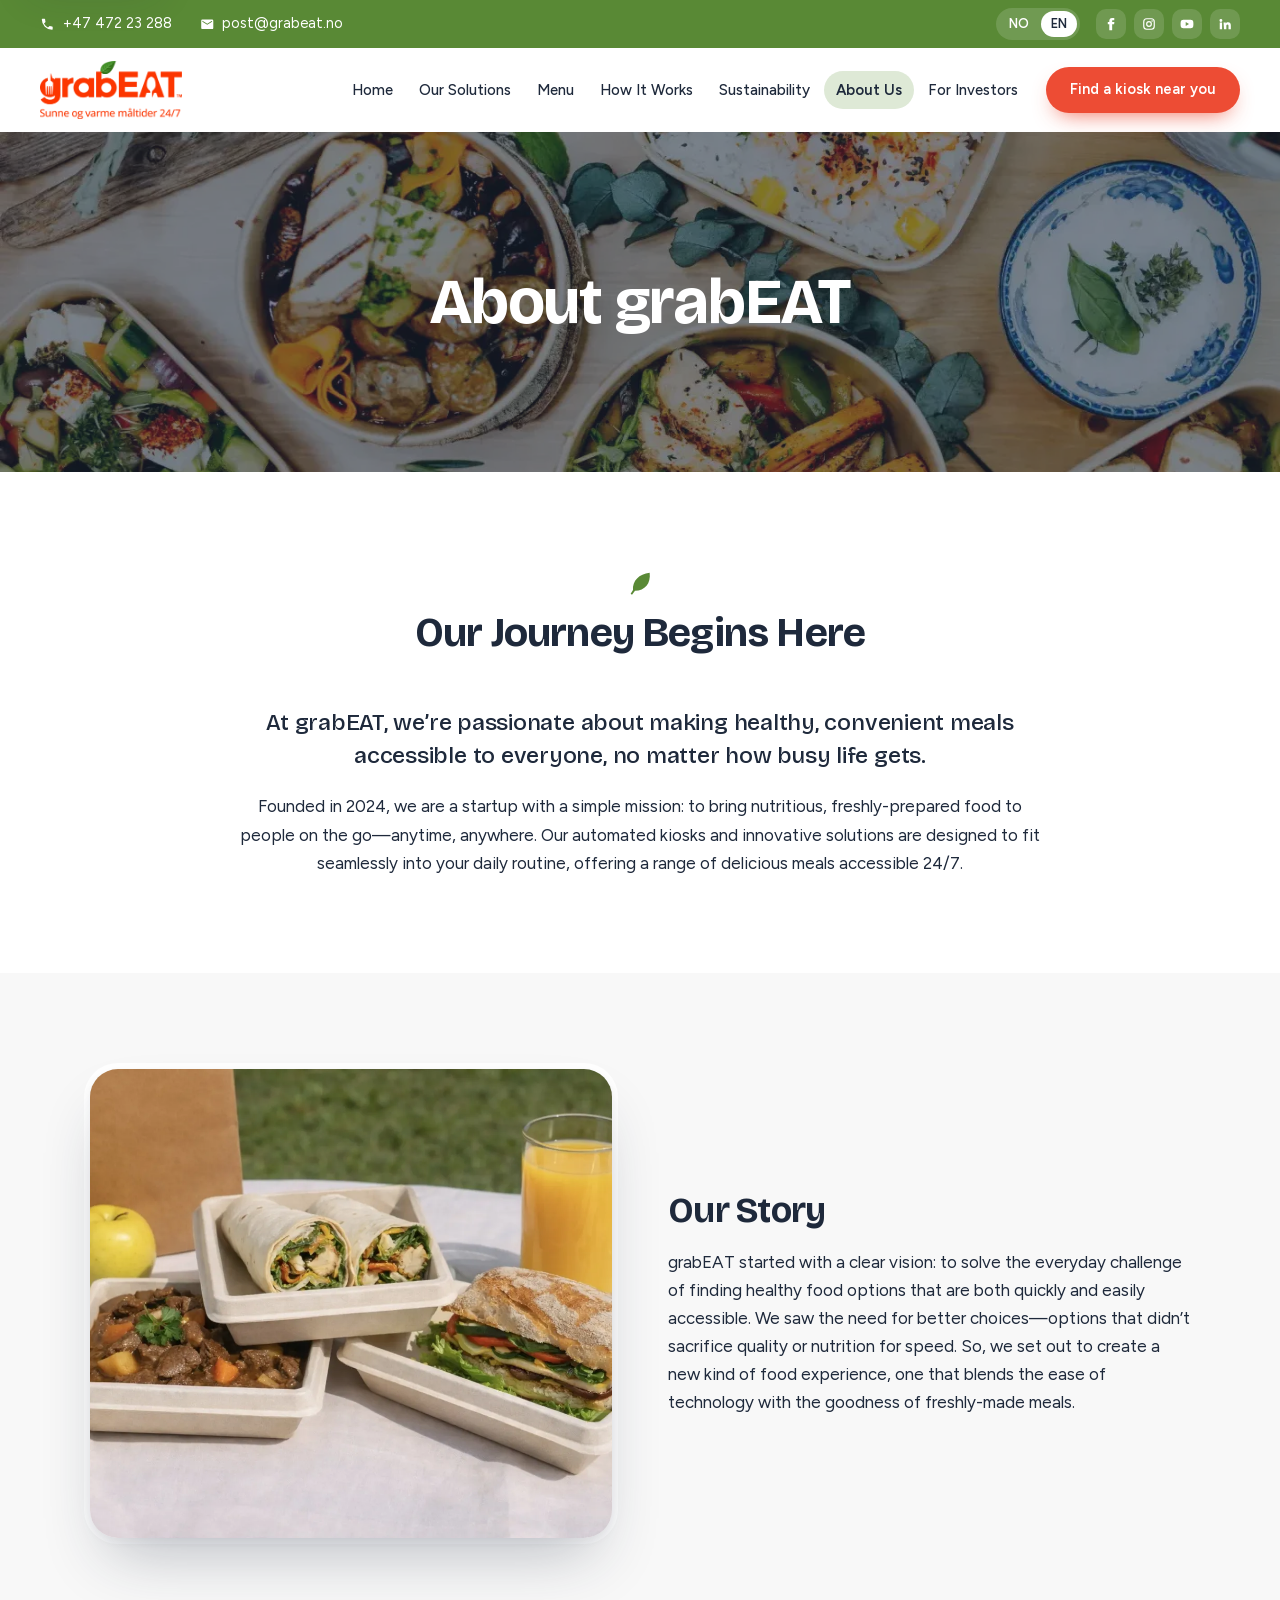
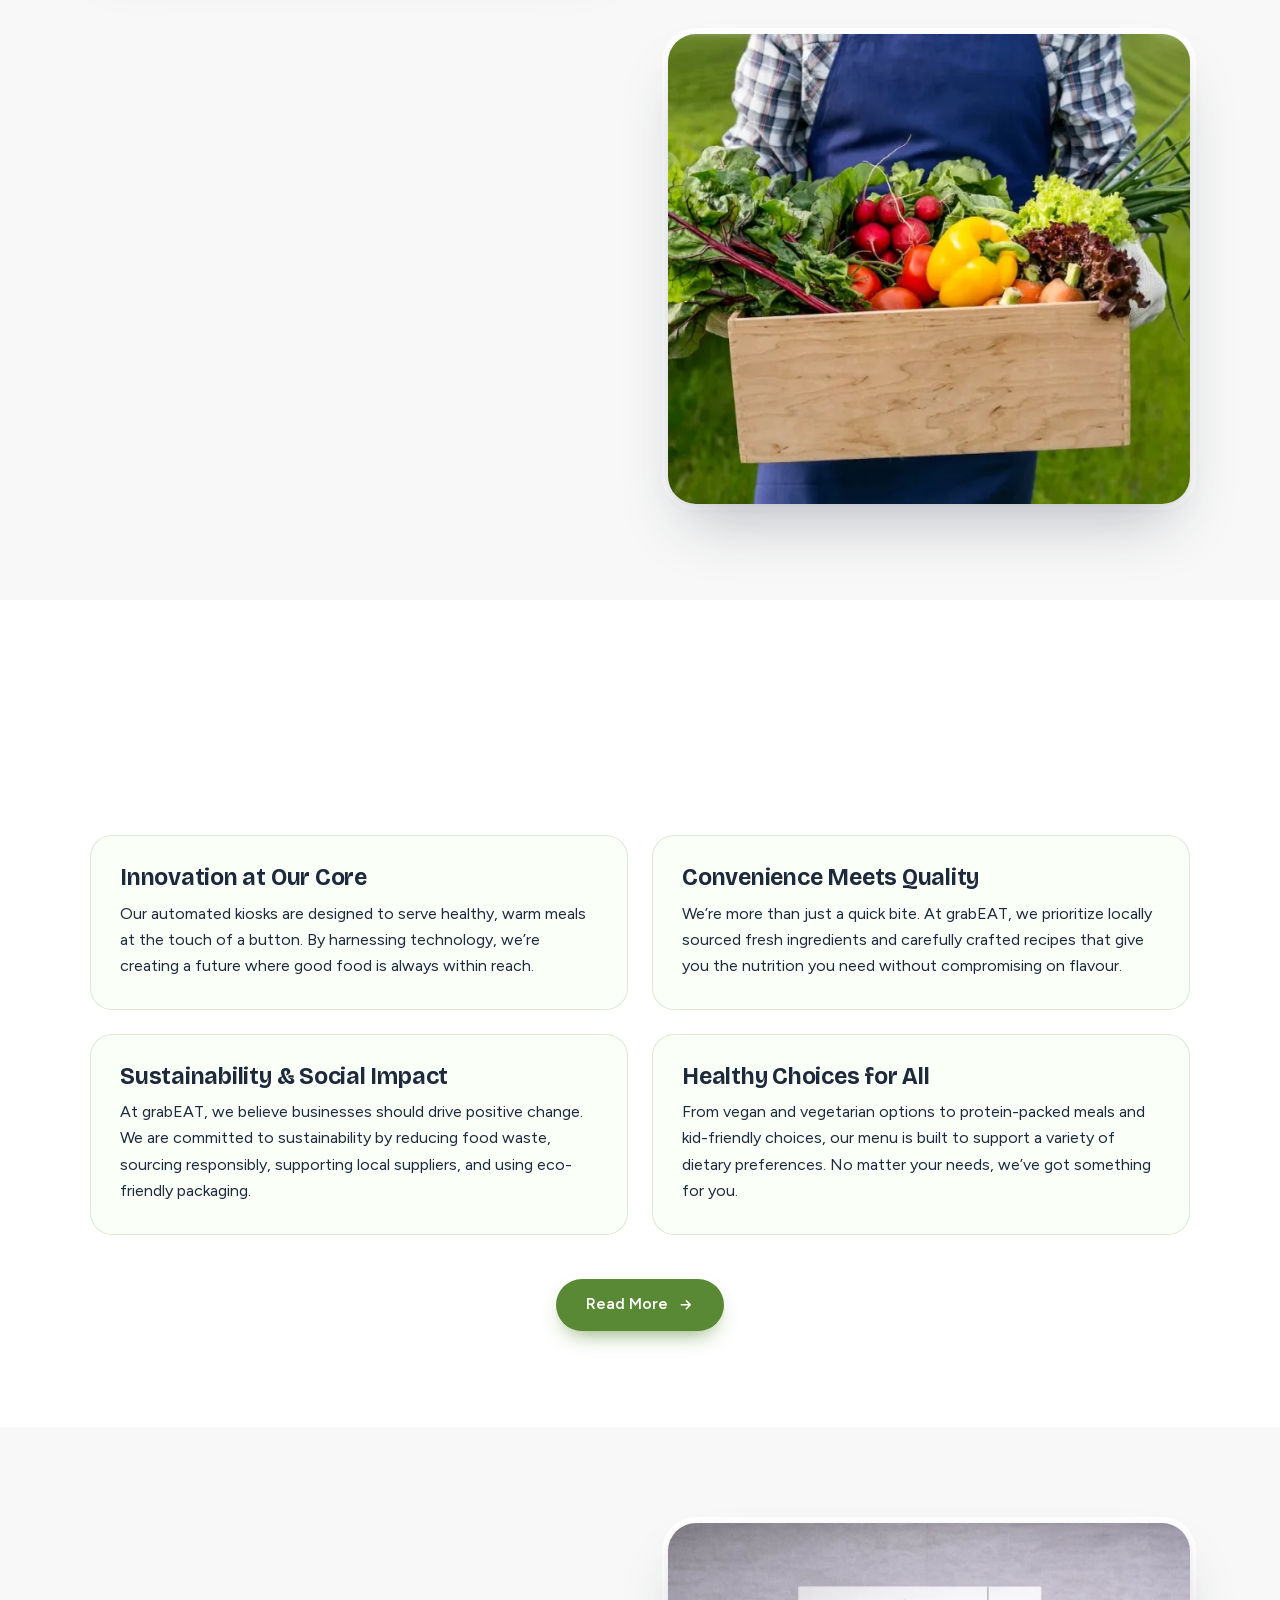
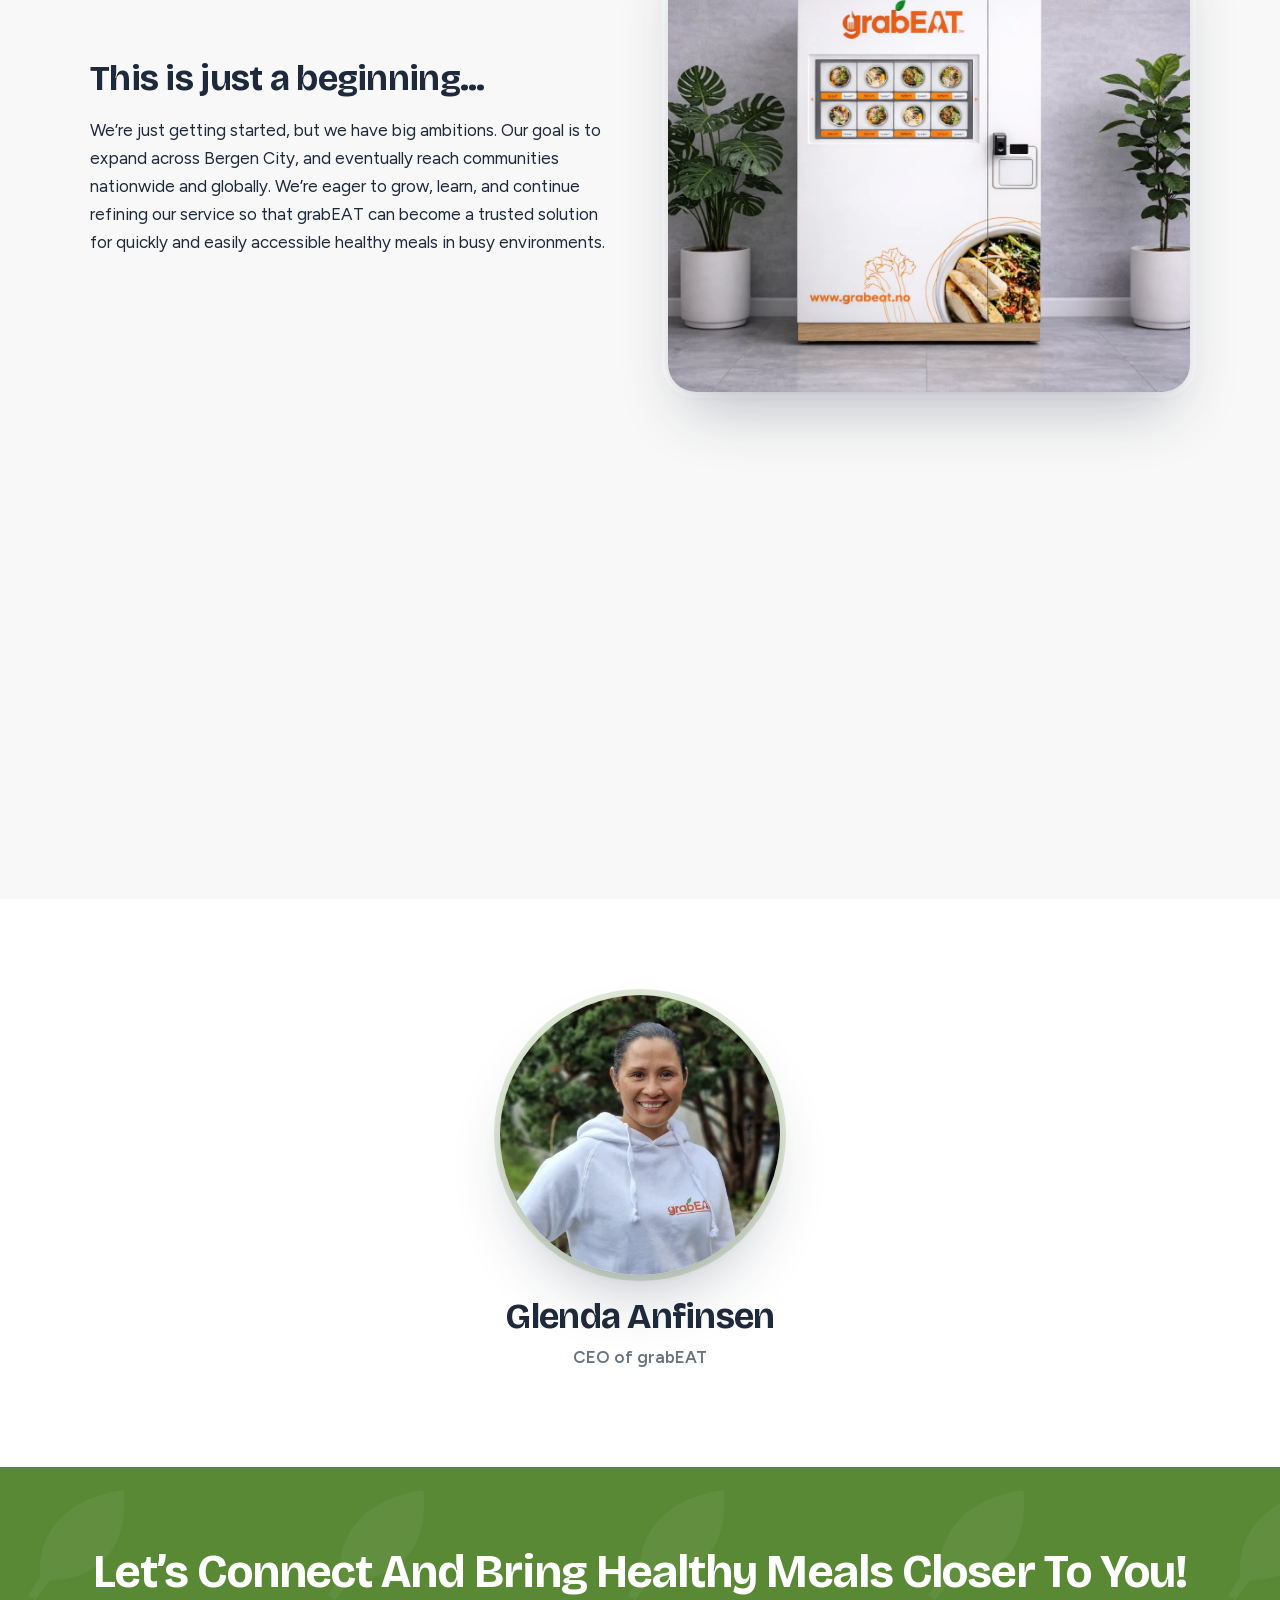
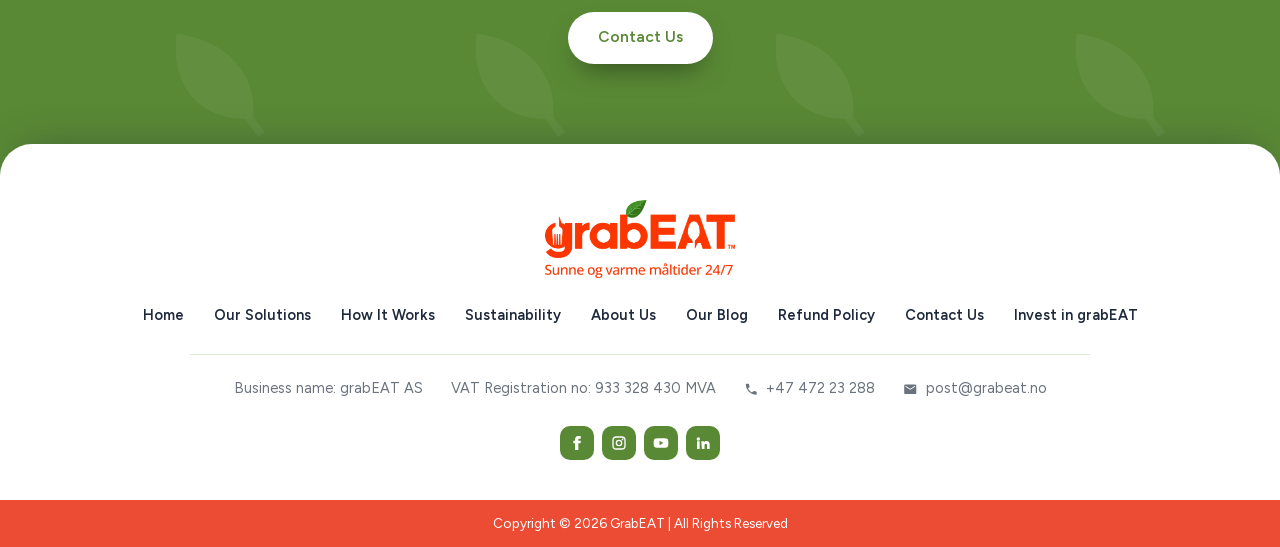
<file: about-us/index.html>
<!doctype html>
<html lang="en">
<head>
  <meta charset="utf-8">
  <meta name="viewport" content="width=device-width, initial-scale=1">
  <title>About us: healthy food made accessible | grabEAT</title>
  <meta name="description" content="grabEAT is a startup founded in 2024 with a simple mission: nutritious, freshly-prepared food for people on the go, available 24/7 from smart kiosks.">
  <link rel="canonical" href="https://grabeat.no/about-us/">
  <link rel="alternate" hreflang="en" href="https://grabeat.no/about-us/">
  <link rel="alternate" hreflang="no" href="https://grabeat.no/no/about-us/">
  <link rel="alternate" hreflang="x-default" href="https://grabeat.no/about-us/">
  <meta property="og:type" content="website">
  <meta property="og:site_name" content="grabEAT">
  <meta property="og:locale" content="en_GB">
  <meta property="og:url" content="https://grabeat.no/about-us/">
  <meta property="og:title" content="About us: healthy food made accessible | grabEAT">
  <meta property="og:description" content="grabEAT is a startup founded in 2024 with a simple mission: nutritious, freshly-prepared food for people on the go, available 24/7 from smart kiosks.">
  <meta property="og:image" content="https://grabeat.no/assets/img/grabeat-smart-kiosk.webp">
  <meta name="twitter:card" content="summary_large_image">
  <meta name="twitter:title" content="About us: healthy food made accessible | grabEAT">
  <meta name="twitter:description" content="grabEAT is a startup founded in 2024 with a simple mission: nutritious, freshly-prepared food for people on the go, available 24/7 from smart kiosks.">
  <meta name="twitter:image" content="https://grabeat.no/assets/img/grabeat-smart-kiosk.webp">
  <meta name="theme-color" content="#598935">
  <link rel="icon" href="../assets/logos/favicon.png">
  <link rel="preload" as="font" type="font/woff2" href="../assets/fonts/bricolage-grotesque-latin.woff2" crossorigin>
  <link rel="stylesheet" href="../styles.css">
  <script>document.documentElement.classList.add('js')</script>
  <script type="application/ld+json">{"@context": "https://schema.org", "@graph": [{"@type": "Organization", "@id": "https://grabeat.no/#organization", "name": "grabEAT AS", "url": "https://grabeat.no/", "logo": "https://grabeat.no/assets/logos/grabeat-logo.webp", "telephone": "+47 472 23 288", "email": "post@grabeat.no", "sameAs": ["https://www.facebook.com/grabEAT.no/", "https://www.instagram.com/grabeat.no/", "https://www.youtube.com/channel/UC2K87p___l81f4XrjC7E9Dw", "https://www.linkedin.com/company/grabeat-no/"]}]}</script>
</head>
<body id="top">
  <a class="skip-link" href="#content">Skip to content</a>

  <!-- Icon sprite -->
  <svg width="0" height="0" style="position:absolute" aria-hidden="true">
    <symbol id="i-phone" viewBox="0 0 24 24"><path fill="currentColor" d="M6.6 10.8a15.1 15.1 0 0 0 6.6 6.6l2.2-2.2a1 1 0 0 1 1-.25c1.1.37 2.3.57 3.6.57a1 1 0 0 1 1 1V20a1 1 0 0 1-1 1A17 17 0 0 1 3 4a1 1 0 0 1 1-1h3.5a1 1 0 0 1 1 1c0 1.25.2 2.45.57 3.57a1 1 0 0 1-.25 1z"/></symbol>
    <symbol id="i-mail" viewBox="0 0 24 24"><path fill="currentColor" d="M20 4H4a2 2 0 0 0-2 2v12c0 1.1.9 2 2 2h16a2 2 0 0 0 2-2V6a2 2 0 0 0-2-2zm0 4-8 5-8-5V6l8 5 8-5z"/></symbol>
    <symbol id="i-pin" viewBox="0 0 24 24"><path fill="currentColor" d="M12 2a7 7 0 0 0-7 7c0 5.25 7 13 7 13s7-7.75 7-13a7 7 0 0 0-7-7zm0 9.5a2.5 2.5 0 1 1 0-5 2.5 2.5 0 0 1 0 5z"/></symbol>
    <symbol id="i-facebook" viewBox="0 0 24 24"><path fill="currentColor" d="M14 8.5V6.6c0-.9.6-1.1 1-1.1h2.6V1.6L14 1.5c-4 0-4.9 3-4.9 4.9v2.1H6.5v4h2.6v10H14v-10h3.3l.5-4z"/></symbol>
    <symbol id="i-instagram" viewBox="0 0 24 24"><g fill="none" stroke="currentColor" stroke-width="2"><rect x="3" y="3" width="18" height="18" rx="5"/><circle cx="12" cy="12" r="4"/></g><circle cx="17.3" cy="6.7" r="1.3" fill="currentColor"/></symbol>
    <symbol id="i-youtube" viewBox="0 0 24 24"><path fill="currentColor" fill-rule="evenodd" d="M22.5 7.2a2.8 2.8 0 0 0-2-2C18.8 4.7 12 4.7 12 4.7s-6.8 0-8.5.5a2.8 2.8 0 0 0-2 2C1 8.9 1 12 1 12s0 3.1.5 4.8a2.8 2.8 0 0 0 2 2c1.7.5 8.5.5 8.5.5s6.8 0 8.5-.5a2.8 2.8 0 0 0 2-2c.5-1.7.5-4.8.5-4.8s0-3.1-.5-4.8zM9.8 15.3V8.7l5.7 3.3z"/></symbol>
    <symbol id="i-linkedin" viewBox="0 0 24 24"><path fill="currentColor" d="M4.98 3.5a2.5 2.5 0 1 1 0 5 2.5 2.5 0 0 1 0-5zM3 9.5h4V21H3zM9.5 9.5h3.8v1.6h.1c.5-1 1.8-2 3.8-2 4 0 4.8 2.6 4.8 6V21h-4v-5.2c0-1.2 0-2.8-1.7-2.8s-2 1.3-2 2.7V21h-4z"/></symbol>
    <symbol id="i-check" viewBox="0 0 24 24"><path fill="none" stroke="currentColor" stroke-width="3" stroke-linecap="round" stroke-linejoin="round" d="m6 12.5 4 4 8-9"/></symbol>
    <symbol id="i-x" viewBox="0 0 24 24"><path fill="none" stroke="currentColor" stroke-width="3" stroke-linecap="round" d="m7 7 10 10M17 7 7 17"/></symbol>
    <symbol id="i-arrow" viewBox="0 0 24 24"><path fill="none" stroke="currentColor" stroke-width="2.25" stroke-linecap="round" stroke-linejoin="round" d="M5 12h14m-6-6 6 6-6 6"/></symbol>
    <symbol id="i-chevron" viewBox="0 0 24 24"><path fill="none" stroke="currentColor" stroke-width="2.5" stroke-linecap="round" stroke-linejoin="round" d="m9 5 7 7-7 7"/></symbol>
  </svg>

  <div class="topbar">
    <div class="container topbar__inner">
      <div class="topbar__contact">
        <a href="tel:+4747223288"><svg class="icon"><use href="#i-phone"/></svg>+47 472 23 288</a>
        <a href="mailto:post@grabeat.no"><svg class="icon"><use href="#i-mail"/></svg>post@grabeat.no</a>
      </div>
      <div class="topbar__end">
        <nav class="lang" aria-label="Language"><a href="../no/about-us/" hreflang="no" lang="no">NO</a><a href="./" hreflang="en" aria-current="page">EN</a></nav>
        <div class="socials socials--light"><a href="https://www.facebook.com/grabEAT.no/" aria-label="Facebook"><svg class="icon"><use href="#i-facebook"/></svg></a><a href="https://www.instagram.com/grabeat.no/" aria-label="Instagram"><svg class="icon"><use href="#i-instagram"/></svg></a><a href="https://www.youtube.com/channel/UC2K87p___l81f4XrjC7E9Dw" aria-label="YouTube"><svg class="icon"><use href="#i-youtube"/></svg></a><a href="https://www.linkedin.com/company/grabeat-no/" aria-label="LinkedIn"><svg class="icon"><use href="#i-linkedin"/></svg></a></div>
      </div>
    </div>
  </div>

  <header class="header" data-header>
    <div class="container header__inner">
      <a class="header__logo" href="../" aria-label="grabEAT home">
        <img src="../assets/logos/grabeat-logo.webp" alt="grabEAT – Sunne og varme måltider 24/7" width="640" height="264">
      </a>
      <button class="nav-toggle" type="button" aria-label="Menu" aria-expanded="false" aria-controls="nav" data-nav-toggle><span></span><span></span><span></span></button>
      <nav class="nav" id="nav" aria-label="Main" data-nav>
        <a href="../">Home</a>
        <a href="../our-solutions/">Our Solutions</a><a href="../our-menu/">Menu</a><a href="../how-it-works/">How It Works</a>
        <a href="https://grabeat.no/sustainability/">Sustainability</a>
        <a href="../about-us/" class="is-active">About Us</a>
        <a href="https://grabeat.no/investor/">For Investors</a>
        <a class="btn btn--tomato nav__cta" href="../#locations" data-track="find_kiosk">Find a kiosk near you</a>
      </nav>
    </div>
  </header>

  <main id="content">
    <section class="page-hero" style="background-image:url('../assets/img/page-hero-meal-bowls.webp')"><h1 data-reveal>About grabEAT</h1></section>
    <section class="section">
      <div class="container narrow center-block">
        <h2 class="section__title" data-reveal>Our Journey Begins Here</h2>
        <p class="lede center" data-reveal>At grabEAT, we’re passionate about making healthy, convenient meals accessible to everyone, no matter how busy life gets.</p>
        <p class="intro" data-reveal>Founded in 2024, we are a startup with a simple mission: to bring nutritious, freshly-prepared food to people on the go—anytime, anywhere. Our automated kiosks and innovative solutions are designed to fit seamlessly into your daily routine, offering a range of delicious meals accessible 24/7.</p>
      </div>
    </section>
    <section class="section section--mist">
      <div class="container">
        <div class="split"><div class="split__media" data-reveal><img src="../assets/img/grabeat-our-story.webp" alt="grabEAT meals, wraps and a sandwich on a picnic table" loading="lazy"></div><div class="split__body prose" data-reveal><h2>Our Story</h2><p>grabEAT started with a clear vision: to solve the everyday challenge of finding healthy food options that are both quickly and easily accessible. We saw the need for better choices—options that didn’t sacrifice quality or nutrition for speed. So, we set out to create a new kind of food experience, one that blends the ease of technology with the goodness of freshly-made meals.</p></div></div>
      </div>
    </section>
    <section class="section section--mist section--flush-top">
      <div class="container">
        <div class="split split--reverse"><div class="split__body prose" data-reveal><h2>Our Mission</h2><p>We’re here to make healthy eating effortless and accessible for everyone. Whether you’re a busy professional, a student, or a traveler, we believe you deserve nutritious meals that fit your lifestyle. grabEAT is committed to offering a variety of balanced, high-quality meals that cater to different tastes and dietary needs.</p></div><div class="split__media" data-reveal><img src="../assets/img/man-holding-vegetable-basket.webp" alt="A man holding a basket of fresh vegetables" loading="lazy"></div></div>
      </div>
    </section>
    <section class="section">
      <div class="container">
        <h2 class="section__title" data-reveal>What We Stand For</h2>
        <div class="values" data-reveal><article class="value"><h3>Innovation at Our Core</h3><p>Our automated kiosks are designed to serve healthy, warm meals at the touch of a button. By harnessing technology, we’re creating a future where good food is always within reach.</p></article><article class="value"><h3>Convenience Meets Quality</h3><p>We’re more than just a quick bite. At grabEAT, we prioritize locally sourced fresh ingredients and carefully crafted recipes that give you the nutrition you need without compromising on flavour.</p></article><article class="value"><h3>Sustainability &amp; Social Impact</h3><p>At grabEAT, we believe businesses should drive positive change. We are committed to sustainability by reducing food waste, sourcing responsibly, supporting local suppliers, and using eco-friendly packaging.</p></article><article class="value"><h3>Healthy Choices for All</h3><p>From vegan and vegetarian options to protein-packed meals and kid-friendly choices, our menu is built to support a variety of dietary preferences. No matter your needs, we’ve got something for you.</p></article></div>
        <div class="center cta-gap" data-reveal><a class="btn btn--green" href="https://grabeat.no/sustainability/">Read More<svg class="icon"><use href="#i-arrow"/></svg></a></div>
      </div>
    </section>
    <section class="section section--mist">
      <div class="container">
        <div class="split split--reverse"><div class="split__body prose" data-reveal><h2>This is just a beginning...</h2><p>We’re just getting started, but we have big ambitions. Our goal is to expand across Bergen City, and eventually reach communities nationwide and globally. We’re eager to grow, learn, and continue refining our service so that grabEAT can become a trusted solution for quickly and easily accessible healthy meals in busy environments.</p></div><div class="split__media" data-reveal><img src="../assets/img/grabeat-smart-kiosk.webp" alt="A grabEAT smart kiosk" loading="lazy"></div></div>
      </div>
    </section>
    <section class="section section--logos">
      <div class="container">
        <h2 class="section__title" data-reveal>Programs We Attended</h2>
        <div class="logos logos--5" data-reveal><img src="../assets/logos/unity-spark.png" alt="Unity Spark" loading="lazy"><img src="../assets/logos/startup-migrants.webp" alt="Startup Migrants" loading="lazy"><img src="../assets/logos/tna-gta.webp" alt="Tech Nordic Advocates and Global Tech Advocates" loading="lazy"><img src="../assets/logos/aggrator.webp" alt="Aggrator" loading="lazy"><img src="../assets/logos/charge.webp" alt="Charge" loading="lazy"></div>
      </div>
    </section>
    <section class="section">
      <div class="container center" data-reveal>
        <div class="person"><img src="../assets/img/glenda-anfinsen-ceo-grabeat.webp" alt="Glenda Anfinsen" loading="lazy"><h2>Glenda Anfinsen</h2><p>CEO of grabEAT</p></div>
      </div>
    </section>
    <section class="section section--green section--band">
      <div class="container center" data-reveal>
        <h2>Let’s Connect And Bring Healthy Meals Closer To You!</h2>
        <a class="btn btn--white" href="../contact-us/">Contact Us</a>
      </div>
    </section>
  </main>

  <footer class="footer">
    <div class="container footer__inner">
      <a href="../" class="footer__logo" aria-label="grabEAT home"><img src="../assets/logos/grabeat-logo.webp" alt="grabEAT – Sunne og varme måltider 24/7" loading="lazy" width="640" height="264"></a>
      <nav class="footer__nav" aria-label="Footer">
        <a href="../">Home</a>
        <a href="../our-solutions/">Our Solutions</a>
        <a href="../how-it-works/">How It Works</a>
        <a href="https://grabeat.no/sustainability/">Sustainability</a>
        <a href="../about-us/">About Us</a>
        <a href="https://grabeat.no/blog/">Our Blog</a>
        <a href="https://grabeat.no/refund-policy">Refund Policy</a>
        <a href="../contact-us/">Contact Us</a>
        <a href="https://grabeat.no/investor/">Invest in grabEAT</a>
      </nav>
      <ul class="footer__info">
        <li>Business name: grabEAT AS</li>
        <li>VAT Registration no: 933 328 430 MVA</li>
        <li><a href="tel:+4747223288"><svg class="icon"><use href="#i-phone"/></svg>+47 472 23 288</a></li>
        <li><a href="mailto:post@grabeat.no"><svg class="icon"><use href="#i-mail"/></svg>post@grabeat.no</a></li>
      </ul>
      <div class="socials"><a href="https://www.facebook.com/grabEAT.no/" aria-label="Facebook"><svg class="icon"><use href="#i-facebook"/></svg></a><a href="https://www.instagram.com/grabeat.no/" aria-label="Instagram"><svg class="icon"><use href="#i-instagram"/></svg></a><a href="https://www.youtube.com/channel/UC2K87p___l81f4XrjC7E9Dw" aria-label="YouTube"><svg class="icon"><use href="#i-youtube"/></svg></a><a href="https://www.linkedin.com/company/grabeat-no/" aria-label="LinkedIn"><svg class="icon"><use href="#i-linkedin"/></svg></a></div>
    </div>
    <div class="footer__legal">Copyright © <span data-year>2026</span> GrabEAT | All Rights Reserved</div>
  </footer>

  <a class="to-top" href="#top" aria-label="Back to top" data-to-top><svg class="icon"><use href="#i-chevron"/></svg></a>

  <div class="mobile-bar">
    <a class="btn btn--green" href="https://www.google.com/maps/search/?api=1&amp;query=grabEAT+kiosk" data-track="find_kiosk"><svg class="icon"><use href="#i-pin"/></svg>Find kiosk</a>
    <a class="btn btn--outline" href="tel:+4747223288"><svg class="icon"><use href="#i-phone"/></svg>Call</a>
  </div>

  <script src="../script.js"></script>
</body>
</html>
</file>
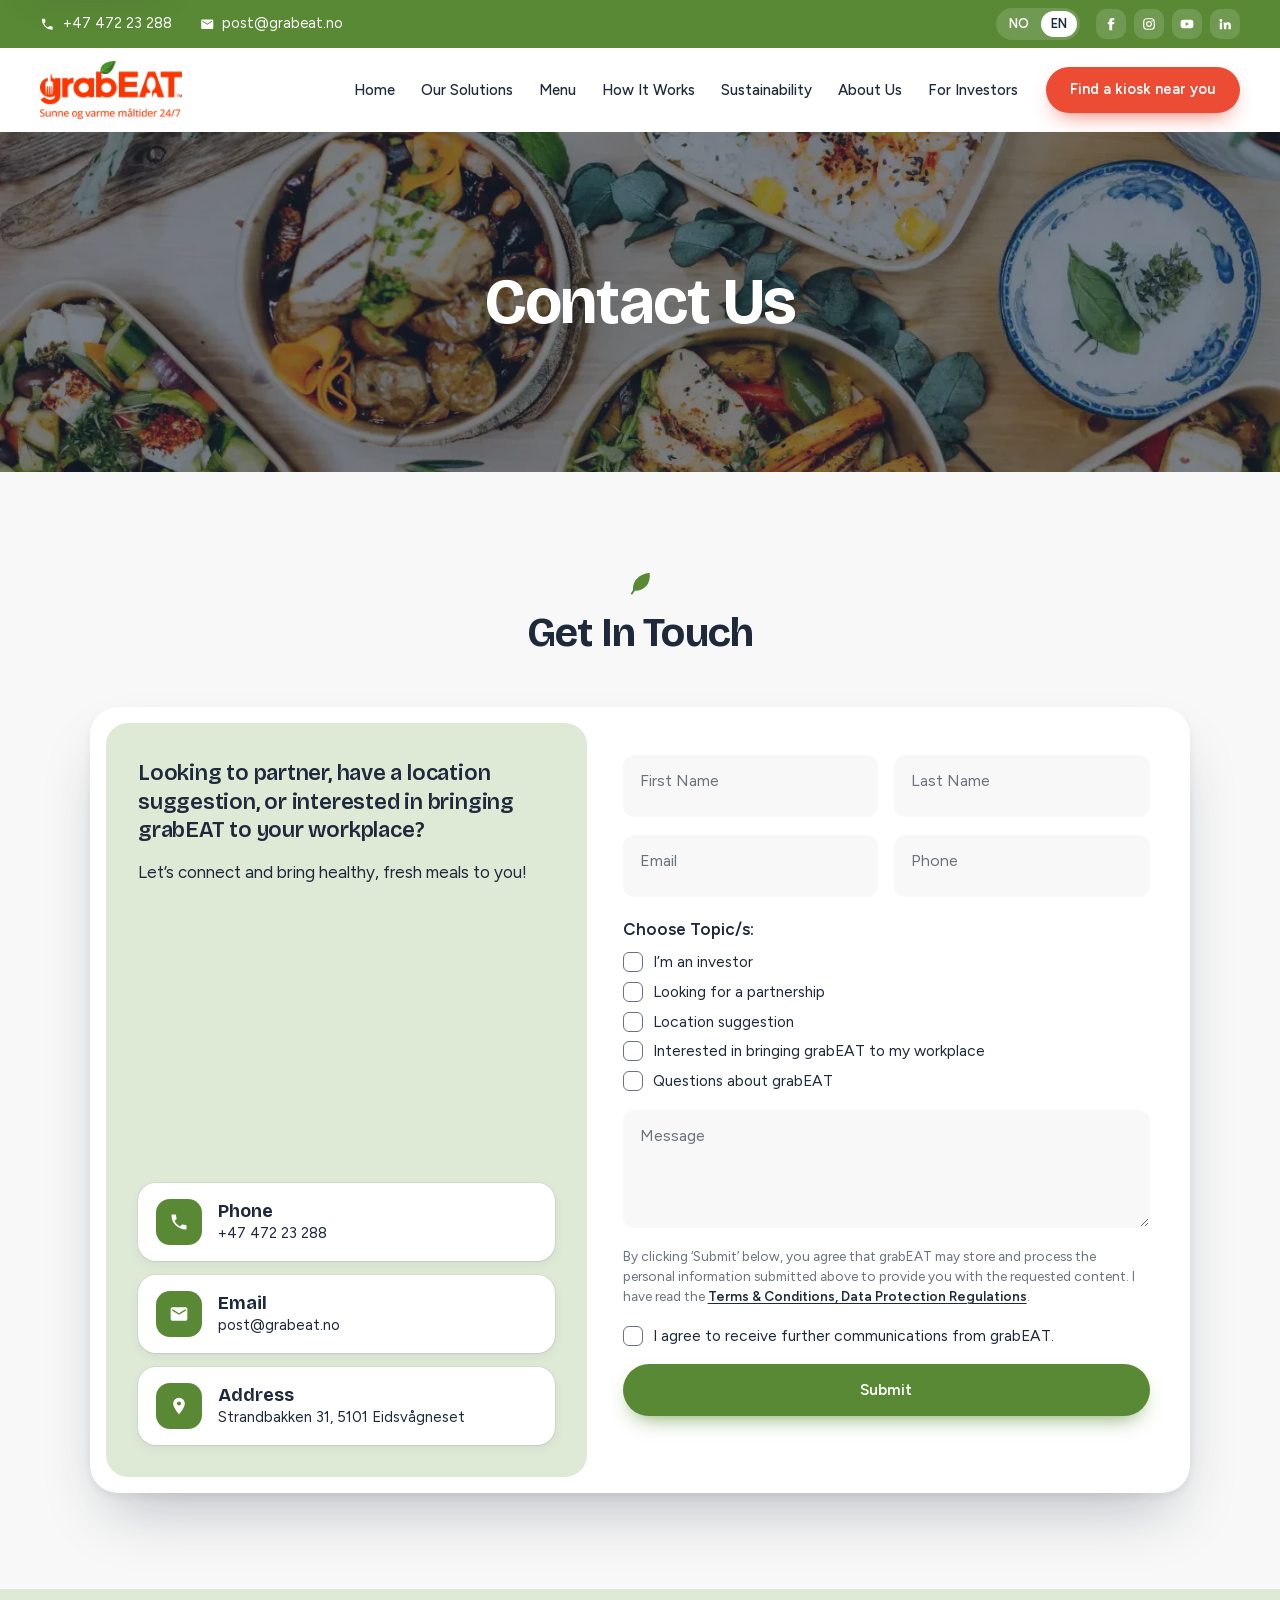
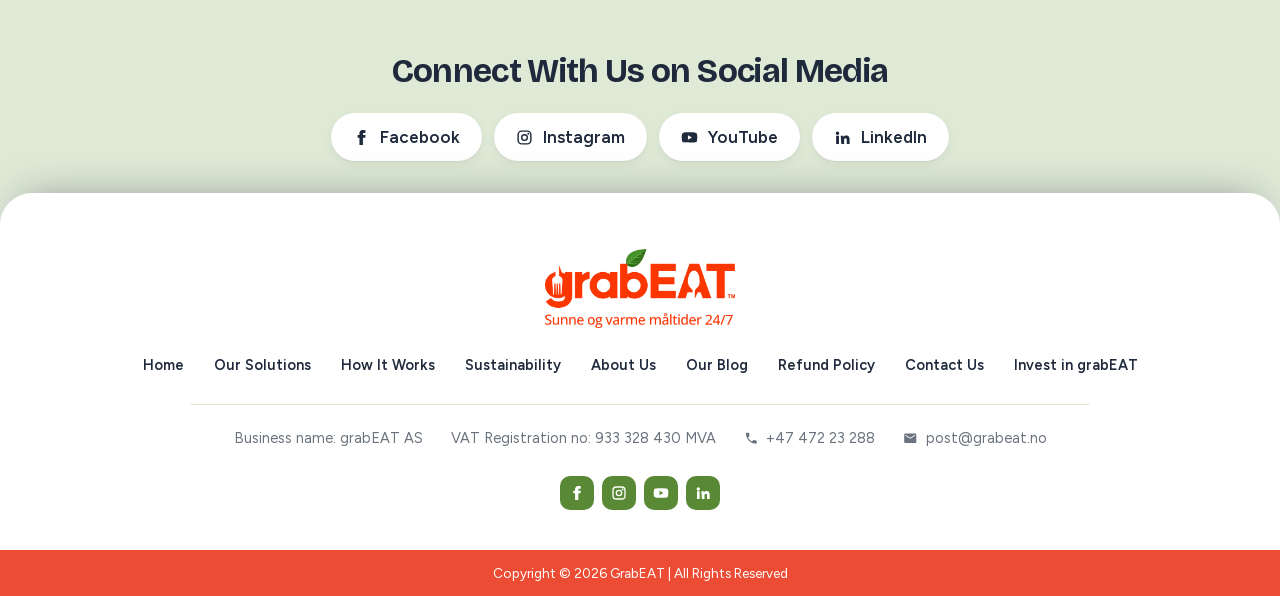
<file: contact-us/index.html>
<!doctype html>
<html lang="en">
<head>
  <meta charset="utf-8">
  <meta name="viewport" content="width=device-width, initial-scale=1">
  <title>Contact us | grabEAT kiosks in Bergen and Voss</title>
  <meta name="description" content="Contact grabEAT about hosting a kiosk, partnerships, location suggestions or questions. Call +47 472 23 288 or email post@grabeat.no.">
  <link rel="canonical" href="https://grabeat.no/contact-us/">
  <link rel="alternate" hreflang="en" href="https://grabeat.no/contact-us/">
  <link rel="alternate" hreflang="no" href="https://grabeat.no/no/contact-us/">
  <link rel="alternate" hreflang="x-default" href="https://grabeat.no/contact-us/">
  <meta property="og:type" content="website">
  <meta property="og:site_name" content="grabEAT">
  <meta property="og:locale" content="en_GB">
  <meta property="og:url" content="https://grabeat.no/contact-us/">
  <meta property="og:title" content="Contact us | grabEAT kiosks in Bergen and Voss">
  <meta property="og:description" content="Contact grabEAT about hosting a kiosk, partnerships, location suggestions or questions. Call +47 472 23 288 or email post@grabeat.no.">
  <meta property="og:image" content="https://grabeat.no/assets/img/grabeat-smart-kiosk.webp">
  <meta name="twitter:card" content="summary_large_image">
  <meta name="twitter:title" content="Contact us | grabEAT kiosks in Bergen and Voss">
  <meta name="twitter:description" content="Contact grabEAT about hosting a kiosk, partnerships, location suggestions or questions. Call +47 472 23 288 or email post@grabeat.no.">
  <meta name="twitter:image" content="https://grabeat.no/assets/img/grabeat-smart-kiosk.webp">
  <meta name="theme-color" content="#598935">
  <link rel="icon" href="../assets/logos/favicon.png">
  <link rel="preload" as="font" type="font/woff2" href="../assets/fonts/bricolage-grotesque-latin.woff2" crossorigin>
  <link rel="stylesheet" href="../styles.css">
  <script>document.documentElement.classList.add('js')</script>
  <script type="application/ld+json">{"@context": "https://schema.org", "@graph": [{"@type": "Organization", "@id": "https://grabeat.no/#organization", "name": "grabEAT AS", "url": "https://grabeat.no/", "logo": "https://grabeat.no/assets/logos/grabeat-logo.webp", "telephone": "+47 472 23 288", "email": "post@grabeat.no", "sameAs": ["https://www.facebook.com/grabEAT.no/", "https://www.instagram.com/grabeat.no/", "https://www.youtube.com/channel/UC2K87p___l81f4XrjC7E9Dw", "https://www.linkedin.com/company/grabeat-no/"]}]}</script>
</head>
<body id="top">
  <a class="skip-link" href="#content">Skip to content</a>

  <!-- Icon sprite -->
  <svg width="0" height="0" style="position:absolute" aria-hidden="true">
    <symbol id="i-phone" viewBox="0 0 24 24"><path fill="currentColor" d="M6.6 10.8a15.1 15.1 0 0 0 6.6 6.6l2.2-2.2a1 1 0 0 1 1-.25c1.1.37 2.3.57 3.6.57a1 1 0 0 1 1 1V20a1 1 0 0 1-1 1A17 17 0 0 1 3 4a1 1 0 0 1 1-1h3.5a1 1 0 0 1 1 1c0 1.25.2 2.45.57 3.57a1 1 0 0 1-.25 1z"/></symbol>
    <symbol id="i-mail" viewBox="0 0 24 24"><path fill="currentColor" d="M20 4H4a2 2 0 0 0-2 2v12c0 1.1.9 2 2 2h16a2 2 0 0 0 2-2V6a2 2 0 0 0-2-2zm0 4-8 5-8-5V6l8 5 8-5z"/></symbol>
    <symbol id="i-pin" viewBox="0 0 24 24"><path fill="currentColor" d="M12 2a7 7 0 0 0-7 7c0 5.25 7 13 7 13s7-7.75 7-13a7 7 0 0 0-7-7zm0 9.5a2.5 2.5 0 1 1 0-5 2.5 2.5 0 0 1 0 5z"/></symbol>
    <symbol id="i-facebook" viewBox="0 0 24 24"><path fill="currentColor" d="M14 8.5V6.6c0-.9.6-1.1 1-1.1h2.6V1.6L14 1.5c-4 0-4.9 3-4.9 4.9v2.1H6.5v4h2.6v10H14v-10h3.3l.5-4z"/></symbol>
    <symbol id="i-instagram" viewBox="0 0 24 24"><g fill="none" stroke="currentColor" stroke-width="2"><rect x="3" y="3" width="18" height="18" rx="5"/><circle cx="12" cy="12" r="4"/></g><circle cx="17.3" cy="6.7" r="1.3" fill="currentColor"/></symbol>
    <symbol id="i-youtube" viewBox="0 0 24 24"><path fill="currentColor" fill-rule="evenodd" d="M22.5 7.2a2.8 2.8 0 0 0-2-2C18.8 4.7 12 4.7 12 4.7s-6.8 0-8.5.5a2.8 2.8 0 0 0-2 2C1 8.9 1 12 1 12s0 3.1.5 4.8a2.8 2.8 0 0 0 2 2c1.7.5 8.5.5 8.5.5s6.8 0 8.5-.5a2.8 2.8 0 0 0 2-2c.5-1.7.5-4.8.5-4.8s0-3.1-.5-4.8zM9.8 15.3V8.7l5.7 3.3z"/></symbol>
    <symbol id="i-linkedin" viewBox="0 0 24 24"><path fill="currentColor" d="M4.98 3.5a2.5 2.5 0 1 1 0 5 2.5 2.5 0 0 1 0-5zM3 9.5h4V21H3zM9.5 9.5h3.8v1.6h.1c.5-1 1.8-2 3.8-2 4 0 4.8 2.6 4.8 6V21h-4v-5.2c0-1.2 0-2.8-1.7-2.8s-2 1.3-2 2.7V21h-4z"/></symbol>
    <symbol id="i-check" viewBox="0 0 24 24"><path fill="none" stroke="currentColor" stroke-width="3" stroke-linecap="round" stroke-linejoin="round" d="m6 12.5 4 4 8-9"/></symbol>
    <symbol id="i-x" viewBox="0 0 24 24"><path fill="none" stroke="currentColor" stroke-width="3" stroke-linecap="round" d="m7 7 10 10M17 7 7 17"/></symbol>
    <symbol id="i-arrow" viewBox="0 0 24 24"><path fill="none" stroke="currentColor" stroke-width="2.25" stroke-linecap="round" stroke-linejoin="round" d="M5 12h14m-6-6 6 6-6 6"/></symbol>
    <symbol id="i-chevron" viewBox="0 0 24 24"><path fill="none" stroke="currentColor" stroke-width="2.5" stroke-linecap="round" stroke-linejoin="round" d="m9 5 7 7-7 7"/></symbol>
  </svg>

  <div class="topbar">
    <div class="container topbar__inner">
      <div class="topbar__contact">
        <a href="tel:+4747223288"><svg class="icon"><use href="#i-phone"/></svg>+47 472 23 288</a>
        <a href="mailto:post@grabeat.no"><svg class="icon"><use href="#i-mail"/></svg>post@grabeat.no</a>
      </div>
      <div class="topbar__end">
        <nav class="lang" aria-label="Language"><a href="../no/contact-us/" hreflang="no" lang="no">NO</a><a href="./" hreflang="en" aria-current="page">EN</a></nav>
        <div class="socials socials--light"><a href="https://www.facebook.com/grabEAT.no/" aria-label="Facebook"><svg class="icon"><use href="#i-facebook"/></svg></a><a href="https://www.instagram.com/grabeat.no/" aria-label="Instagram"><svg class="icon"><use href="#i-instagram"/></svg></a><a href="https://www.youtube.com/channel/UC2K87p___l81f4XrjC7E9Dw" aria-label="YouTube"><svg class="icon"><use href="#i-youtube"/></svg></a><a href="https://www.linkedin.com/company/grabeat-no/" aria-label="LinkedIn"><svg class="icon"><use href="#i-linkedin"/></svg></a></div>
      </div>
    </div>
  </div>

  <header class="header" data-header>
    <div class="container header__inner">
      <a class="header__logo" href="../" aria-label="grabEAT home">
        <img src="../assets/logos/grabeat-logo.webp" alt="grabEAT – Sunne og varme måltider 24/7" width="640" height="264">
      </a>
      <button class="nav-toggle" type="button" aria-label="Menu" aria-expanded="false" aria-controls="nav" data-nav-toggle><span></span><span></span><span></span></button>
      <nav class="nav" id="nav" aria-label="Main" data-nav>
        <a href="../">Home</a>
        <a href="../our-solutions/">Our Solutions</a><a href="../our-menu/">Menu</a><a href="../how-it-works/">How It Works</a>
        <a href="https://grabeat.no/sustainability/">Sustainability</a>
        <a href="../about-us/">About Us</a>
        <a href="https://grabeat.no/investor/">For Investors</a>
        <a class="btn btn--tomato nav__cta" href="../#locations" data-track="find_kiosk">Find a kiosk near you</a>
      </nav>
    </div>
  </header>

  <main id="content">
    <section class="page-hero" style="background-image:url('../assets/img/page-hero-meal-bowls.webp')"><h1 data-reveal>Contact Us</h1></section>
    <section class="section section--mist">
      <div class="container">
        <h2 class="section__title" data-reveal>Get In Touch</h2>
        <div class="contact__card" data-reveal>
          <div class="contact__info">
            <p>Looking to partner, have a location suggestion, or interested in bringing grabEAT to your workplace?</p>
            <p>Let’s connect and bring healthy, fresh meals to you!</p>
            <a class="contact__item" href="tel:+4747223288"><span><svg class="icon"><use href="#i-phone"/></svg></span><div><strong>Phone</strong>+47 472 23 288</div></a>
            <a class="contact__item" href="mailto:post@grabeat.no"><span><svg class="icon"><use href="#i-mail"/></svg></span><div><strong>Email</strong>post@grabeat.no</div></a>
            <a class="contact__item" href="https://www.google.com/maps/search/?api=1&amp;query=Strandbakken+31%2C+5101+Eidsv%C3%A5gneset"><span><svg class="icon"><use href="#i-pin"/></svg></span><div><strong>Address</strong>Strandbakken 31, 5101 Eidsvågneset</div></a>
          </div>
          <form class="form" data-contact-form novalidate>
            <div class="form__row">
              <label class="field"><span>First Name</span><input type="text" name="first" autocomplete="given-name" placeholder=" "></label>
              <label class="field"><span>Last Name</span><input type="text" name="last" autocomplete="family-name" placeholder=" "></label>
            </div>
            <div class="form__row">
              <label class="field"><span>Email</span><input type="email" name="email" autocomplete="email" required placeholder=" "></label>
              <label class="field"><span>Phone</span><input type="tel" name="phone" autocomplete="tel" required placeholder=" "></label>
            </div>
            <fieldset class="checks"><legend>Choose Topic/s:</legend><label class="check"><input type="checkbox" name="topic" value="I’m an investor"><span>I’m an investor</span></label><label class="check"><input type="checkbox" name="topic" value="Looking for a partnership"><span>Looking for a partnership</span></label><label class="check"><input type="checkbox" name="topic" value="Location suggestion"><span>Location suggestion</span></label><label class="check"><input type="checkbox" name="topic" value="Interested in bringing grabEAT to my workplace"><span>Interested in bringing grabEAT to my workplace</span></label><label class="check"><input type="checkbox" name="topic" value="Questions about grabEAT"><span>Questions about grabEAT</span></label></fieldset>
            <label class="field"><span>Message</span><textarea name="message" rows="3" placeholder=" "></textarea></label>
            <p class="form__legal">By clicking ‘Submit’ below, you agree that grabEAT may store and process the personal information submitted above to provide you with the requested content. I have read the <a href="https://grabeat.no/terms-conditions/" target="_blank" rel="noopener">Terms &amp; Conditions, Data Protection Regulations</a>.</p>
            <label class="check"><input type="checkbox" name="optin" value="yes"><span>I agree to receive further communications from grabEAT.</span></label>
            <button class="btn btn--green btn--block" type="submit">Submit</button>
            <p class="form__status" role="status" data-form-status></p>
          </form>
        </div>
      </div>
    </section>
    <section class="section section--sage section--band-plain">
      <div class="container center" data-reveal>
        <h2 class="band-title">Connect With Us on Social Media</h2>
        <div class="social-links"><a class="social-link" href="https://www.facebook.com/grabEAT.no/"><svg class="icon"><use href="#i-facebook"/></svg>Facebook</a><a class="social-link" href="https://www.instagram.com/grabeat.no/"><svg class="icon"><use href="#i-instagram"/></svg>Instagram</a><a class="social-link" href="https://www.youtube.com/channel/UC2K87p___l81f4XrjC7E9Dw"><svg class="icon"><use href="#i-youtube"/></svg>YouTube</a><a class="social-link" href="https://www.linkedin.com/company/grabeat-no/"><svg class="icon"><use href="#i-linkedin"/></svg>LinkedIn</a></div>
      </div>
    </section>
  </main>

  <footer class="footer">
    <div class="container footer__inner">
      <a href="../" class="footer__logo" aria-label="grabEAT home"><img src="../assets/logos/grabeat-logo.webp" alt="grabEAT – Sunne og varme måltider 24/7" loading="lazy" width="640" height="264"></a>
      <nav class="footer__nav" aria-label="Footer">
        <a href="../">Home</a>
        <a href="../our-solutions/">Our Solutions</a>
        <a href="../how-it-works/">How It Works</a>
        <a href="https://grabeat.no/sustainability/">Sustainability</a>
        <a href="../about-us/">About Us</a>
        <a href="https://grabeat.no/blog/">Our Blog</a>
        <a href="https://grabeat.no/refund-policy">Refund Policy</a>
        <a href="../contact-us/">Contact Us</a>
        <a href="https://grabeat.no/investor/">Invest in grabEAT</a>
      </nav>
      <ul class="footer__info">
        <li>Business name: grabEAT AS</li>
        <li>VAT Registration no: 933 328 430 MVA</li>
        <li><a href="tel:+4747223288"><svg class="icon"><use href="#i-phone"/></svg>+47 472 23 288</a></li>
        <li><a href="mailto:post@grabeat.no"><svg class="icon"><use href="#i-mail"/></svg>post@grabeat.no</a></li>
      </ul>
      <div class="socials"><a href="https://www.facebook.com/grabEAT.no/" aria-label="Facebook"><svg class="icon"><use href="#i-facebook"/></svg></a><a href="https://www.instagram.com/grabeat.no/" aria-label="Instagram"><svg class="icon"><use href="#i-instagram"/></svg></a><a href="https://www.youtube.com/channel/UC2K87p___l81f4XrjC7E9Dw" aria-label="YouTube"><svg class="icon"><use href="#i-youtube"/></svg></a><a href="https://www.linkedin.com/company/grabeat-no/" aria-label="LinkedIn"><svg class="icon"><use href="#i-linkedin"/></svg></a></div>
    </div>
    <div class="footer__legal">Copyright © <span data-year>2026</span> GrabEAT | All Rights Reserved</div>
  </footer>

  <a class="to-top" href="#top" aria-label="Back to top" data-to-top><svg class="icon"><use href="#i-chevron"/></svg></a>

  <div class="mobile-bar">
    <a class="btn btn--green" href="https://www.google.com/maps/search/?api=1&amp;query=grabEAT+kiosk" data-track="find_kiosk"><svg class="icon"><use href="#i-pin"/></svg>Find kiosk</a>
    <a class="btn btn--outline" href="tel:+4747223288"><svg class="icon"><use href="#i-phone"/></svg>Call</a>
  </div>

  <script src="../script.js"></script>
</body>
</html>
</file>
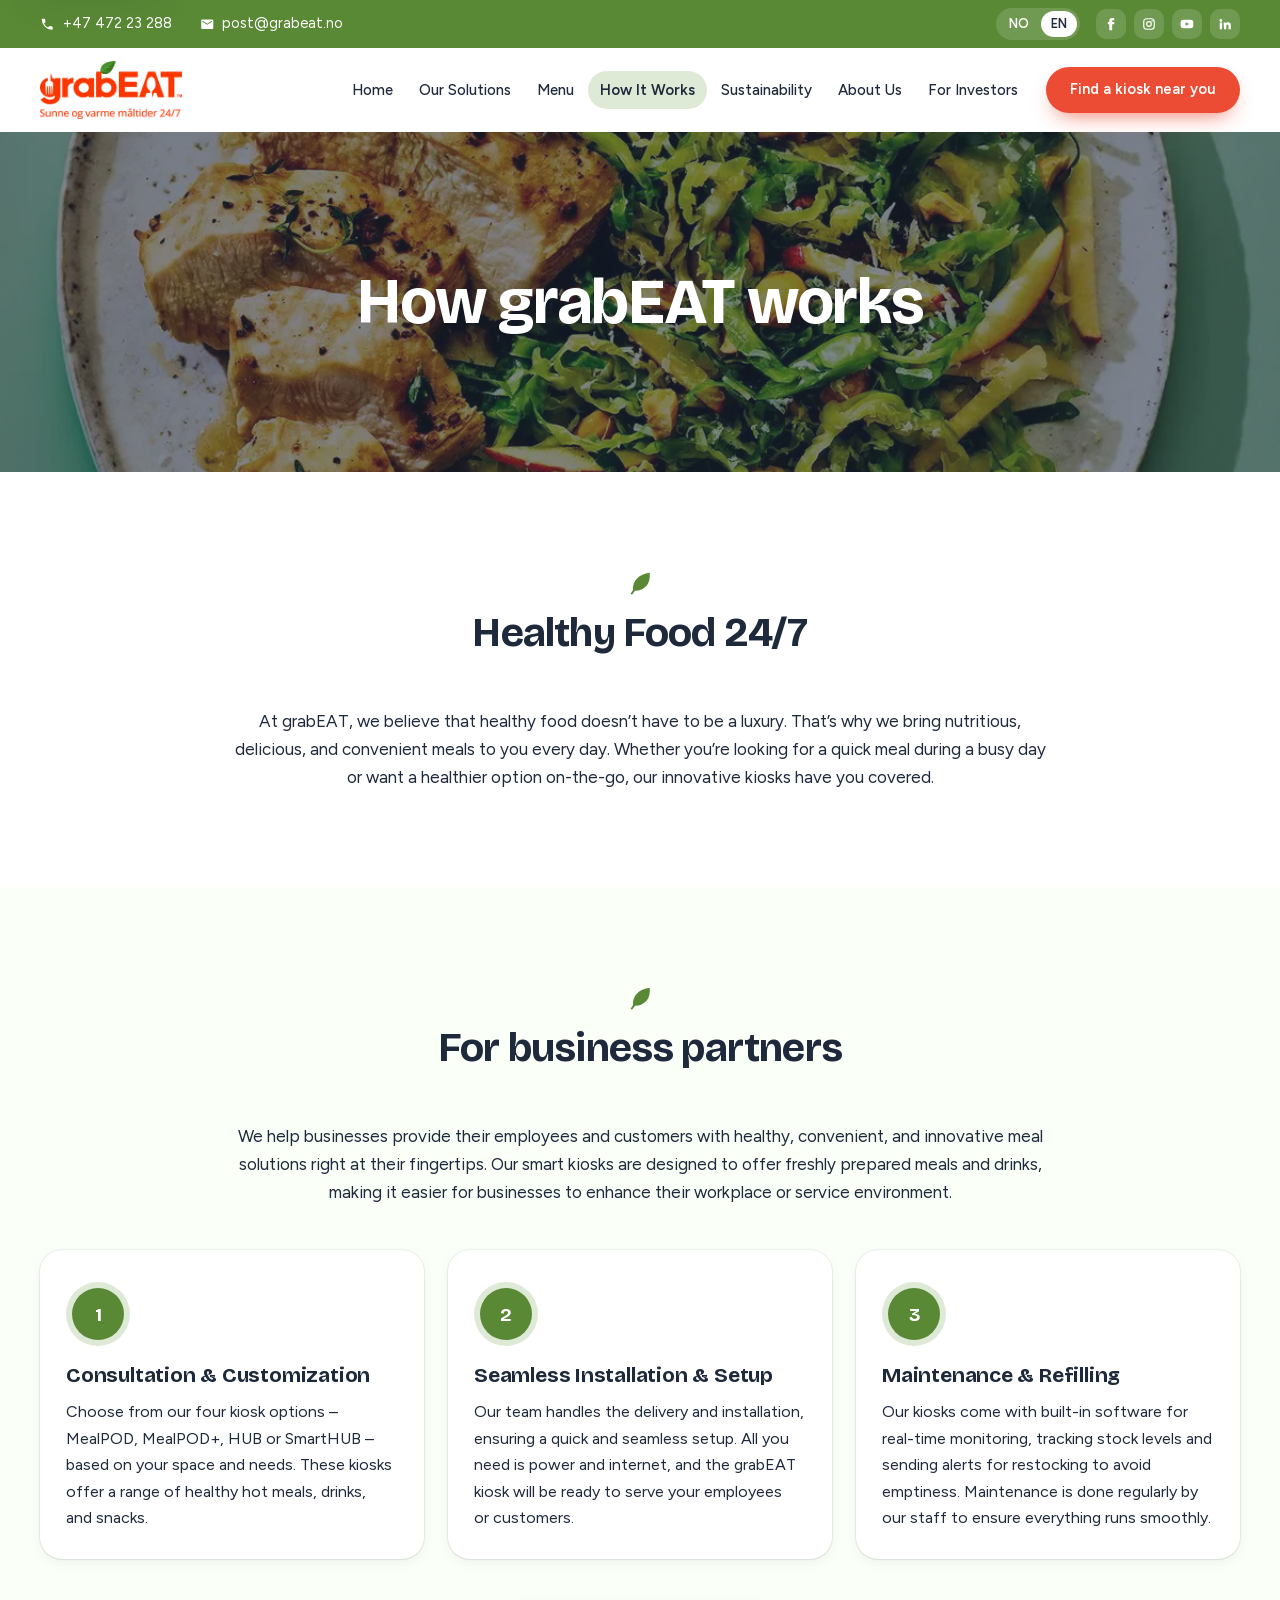
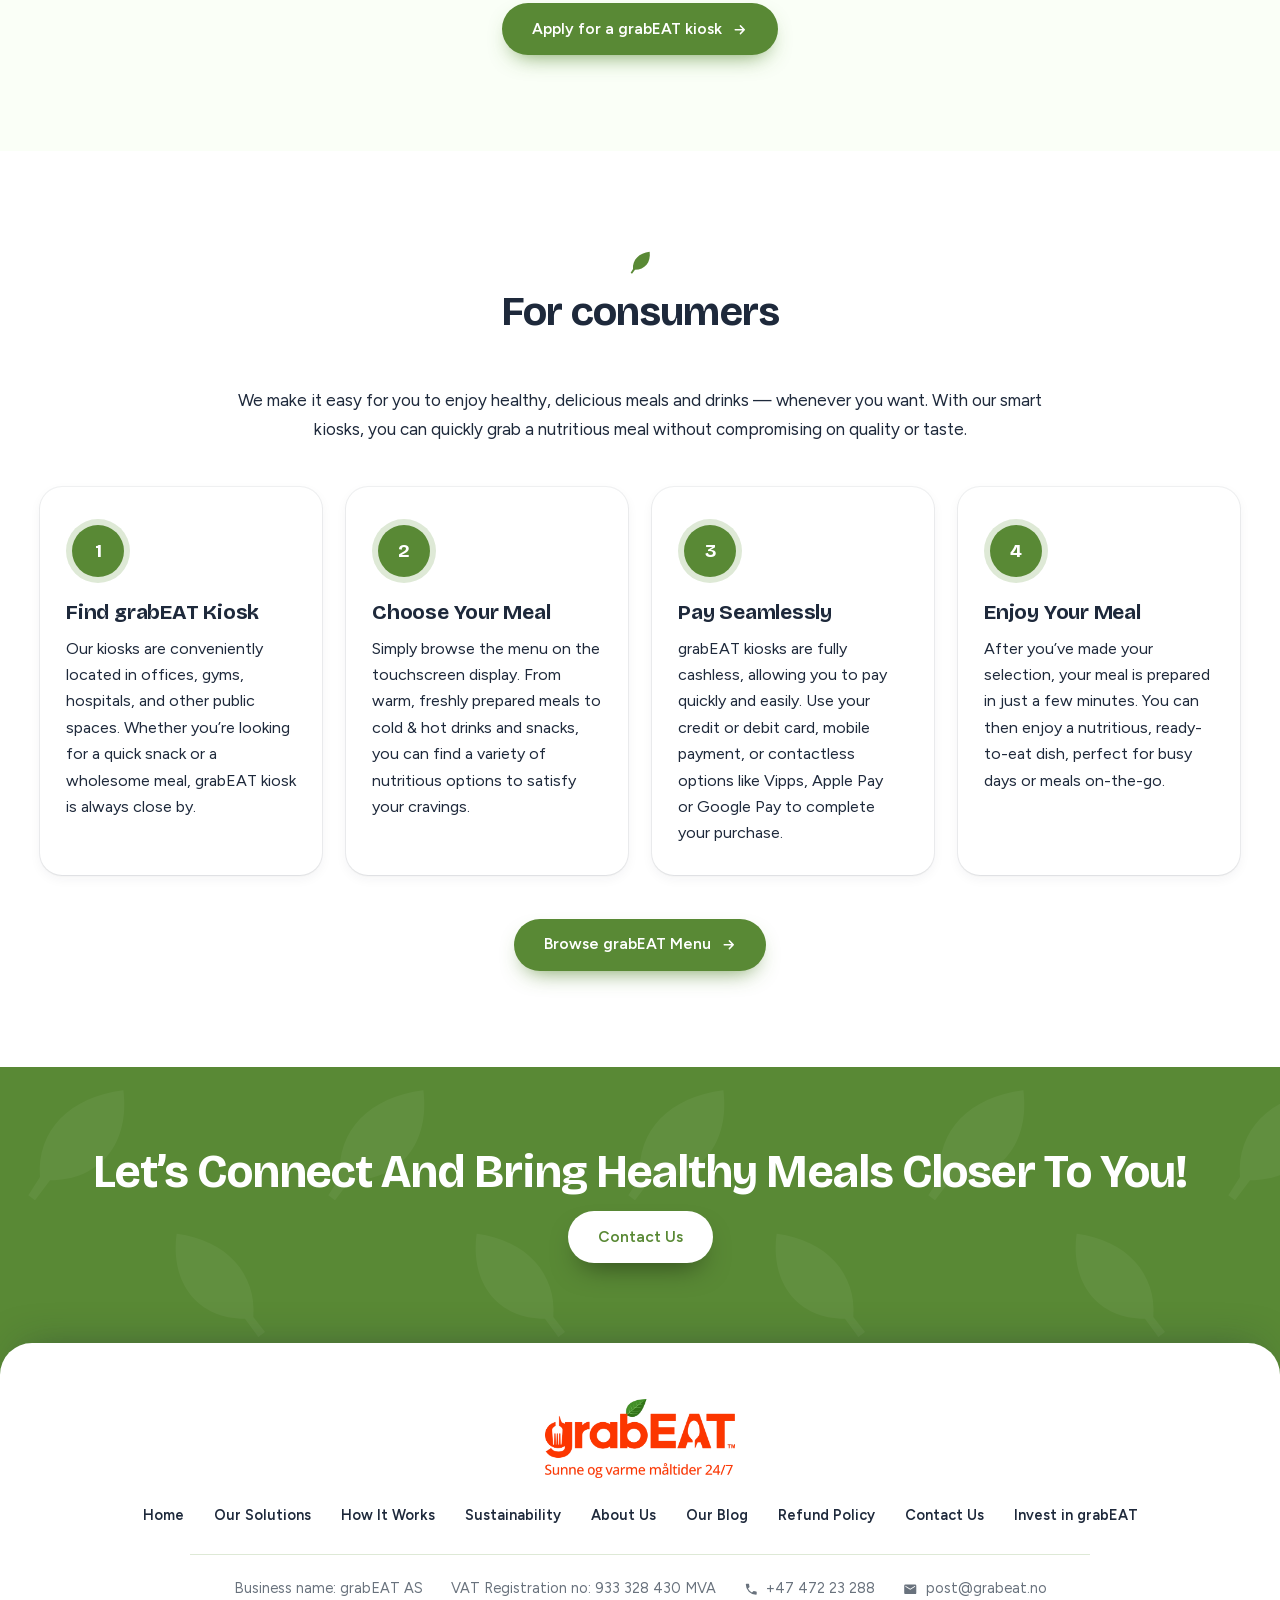
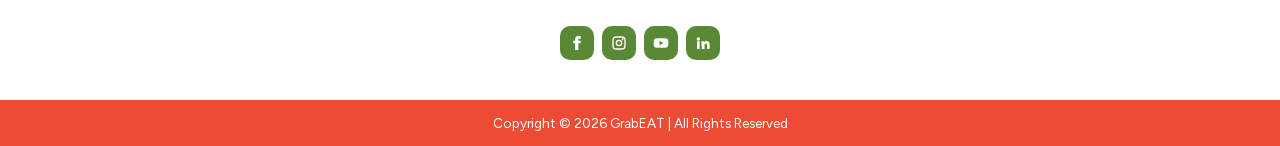
<file: how-it-works/index.html>
<!doctype html>
<html lang="en">
<head>
  <meta charset="utf-8">
  <meta name="viewport" content="width=device-width, initial-scale=1">
  <title>How it works: healthy meals from smart kiosks | grabEAT</title>
  <meta name="description" content="See how grabEAT works for businesses and consumers: find a kiosk, choose a meal, pay contactlessly and enjoy. Hosts only need power and internet.">
  <link rel="canonical" href="https://grabeat.no/how-it-works/">
  <link rel="alternate" hreflang="en" href="https://grabeat.no/how-it-works/">
  <link rel="alternate" hreflang="no" href="https://grabeat.no/no/how-it-works/">
  <link rel="alternate" hreflang="x-default" href="https://grabeat.no/how-it-works/">
  <meta property="og:type" content="website">
  <meta property="og:site_name" content="grabEAT">
  <meta property="og:locale" content="en_GB">
  <meta property="og:url" content="https://grabeat.no/how-it-works/">
  <meta property="og:title" content="How it works: healthy meals from smart kiosks | grabEAT">
  <meta property="og:description" content="See how grabEAT works for businesses and consumers: find a kiosk, choose a meal, pay contactlessly and enjoy. Hosts only need power and internet.">
  <meta property="og:image" content="https://grabeat.no/assets/img/grabeat-smart-kiosk.webp">
  <meta name="twitter:card" content="summary_large_image">
  <meta name="twitter:title" content="How it works: healthy meals from smart kiosks | grabEAT">
  <meta name="twitter:description" content="See how grabEAT works for businesses and consumers: find a kiosk, choose a meal, pay contactlessly and enjoy. Hosts only need power and internet.">
  <meta name="twitter:image" content="https://grabeat.no/assets/img/grabeat-smart-kiosk.webp">
  <meta name="theme-color" content="#598935">
  <link rel="icon" href="../assets/logos/favicon.png">
  <link rel="preload" as="font" type="font/woff2" href="../assets/fonts/bricolage-grotesque-latin.woff2" crossorigin>
  <link rel="stylesheet" href="../styles.css">
  <script>document.documentElement.classList.add('js')</script>
  <script type="application/ld+json">{"@context": "https://schema.org", "@graph": [{"@type": "Organization", "@id": "https://grabeat.no/#organization", "name": "grabEAT AS", "url": "https://grabeat.no/", "logo": "https://grabeat.no/assets/logos/grabeat-logo.webp", "telephone": "+47 472 23 288", "email": "post@grabeat.no", "sameAs": ["https://www.facebook.com/grabEAT.no/", "https://www.instagram.com/grabeat.no/", "https://www.youtube.com/channel/UC2K87p___l81f4XrjC7E9Dw", "https://www.linkedin.com/company/grabeat-no/"]}]}</script>
</head>
<body id="top">
  <a class="skip-link" href="#content">Skip to content</a>

  <!-- Icon sprite -->
  <svg width="0" height="0" style="position:absolute" aria-hidden="true">
    <symbol id="i-phone" viewBox="0 0 24 24"><path fill="currentColor" d="M6.6 10.8a15.1 15.1 0 0 0 6.6 6.6l2.2-2.2a1 1 0 0 1 1-.25c1.1.37 2.3.57 3.6.57a1 1 0 0 1 1 1V20a1 1 0 0 1-1 1A17 17 0 0 1 3 4a1 1 0 0 1 1-1h3.5a1 1 0 0 1 1 1c0 1.25.2 2.45.57 3.57a1 1 0 0 1-.25 1z"/></symbol>
    <symbol id="i-mail" viewBox="0 0 24 24"><path fill="currentColor" d="M20 4H4a2 2 0 0 0-2 2v12c0 1.1.9 2 2 2h16a2 2 0 0 0 2-2V6a2 2 0 0 0-2-2zm0 4-8 5-8-5V6l8 5 8-5z"/></symbol>
    <symbol id="i-pin" viewBox="0 0 24 24"><path fill="currentColor" d="M12 2a7 7 0 0 0-7 7c0 5.25 7 13 7 13s7-7.75 7-13a7 7 0 0 0-7-7zm0 9.5a2.5 2.5 0 1 1 0-5 2.5 2.5 0 0 1 0 5z"/></symbol>
    <symbol id="i-facebook" viewBox="0 0 24 24"><path fill="currentColor" d="M14 8.5V6.6c0-.9.6-1.1 1-1.1h2.6V1.6L14 1.5c-4 0-4.9 3-4.9 4.9v2.1H6.5v4h2.6v10H14v-10h3.3l.5-4z"/></symbol>
    <symbol id="i-instagram" viewBox="0 0 24 24"><g fill="none" stroke="currentColor" stroke-width="2"><rect x="3" y="3" width="18" height="18" rx="5"/><circle cx="12" cy="12" r="4"/></g><circle cx="17.3" cy="6.7" r="1.3" fill="currentColor"/></symbol>
    <symbol id="i-youtube" viewBox="0 0 24 24"><path fill="currentColor" fill-rule="evenodd" d="M22.5 7.2a2.8 2.8 0 0 0-2-2C18.8 4.7 12 4.7 12 4.7s-6.8 0-8.5.5a2.8 2.8 0 0 0-2 2C1 8.9 1 12 1 12s0 3.1.5 4.8a2.8 2.8 0 0 0 2 2c1.7.5 8.5.5 8.5.5s6.8 0 8.5-.5a2.8 2.8 0 0 0 2-2c.5-1.7.5-4.8.5-4.8s0-3.1-.5-4.8zM9.8 15.3V8.7l5.7 3.3z"/></symbol>
    <symbol id="i-linkedin" viewBox="0 0 24 24"><path fill="currentColor" d="M4.98 3.5a2.5 2.5 0 1 1 0 5 2.5 2.5 0 0 1 0-5zM3 9.5h4V21H3zM9.5 9.5h3.8v1.6h.1c.5-1 1.8-2 3.8-2 4 0 4.8 2.6 4.8 6V21h-4v-5.2c0-1.2 0-2.8-1.7-2.8s-2 1.3-2 2.7V21h-4z"/></symbol>
    <symbol id="i-check" viewBox="0 0 24 24"><path fill="none" stroke="currentColor" stroke-width="3" stroke-linecap="round" stroke-linejoin="round" d="m6 12.5 4 4 8-9"/></symbol>
    <symbol id="i-x" viewBox="0 0 24 24"><path fill="none" stroke="currentColor" stroke-width="3" stroke-linecap="round" d="m7 7 10 10M17 7 7 17"/></symbol>
    <symbol id="i-arrow" viewBox="0 0 24 24"><path fill="none" stroke="currentColor" stroke-width="2.25" stroke-linecap="round" stroke-linejoin="round" d="M5 12h14m-6-6 6 6-6 6"/></symbol>
    <symbol id="i-chevron" viewBox="0 0 24 24"><path fill="none" stroke="currentColor" stroke-width="2.5" stroke-linecap="round" stroke-linejoin="round" d="m9 5 7 7-7 7"/></symbol>
  </svg>

  <div class="topbar">
    <div class="container topbar__inner">
      <div class="topbar__contact">
        <a href="tel:+4747223288"><svg class="icon"><use href="#i-phone"/></svg>+47 472 23 288</a>
        <a href="mailto:post@grabeat.no"><svg class="icon"><use href="#i-mail"/></svg>post@grabeat.no</a>
      </div>
      <div class="topbar__end">
        <nav class="lang" aria-label="Language"><a href="../no/how-it-works/" hreflang="no" lang="no">NO</a><a href="./" hreflang="en" aria-current="page">EN</a></nav>
        <div class="socials socials--light"><a href="https://www.facebook.com/grabEAT.no/" aria-label="Facebook"><svg class="icon"><use href="#i-facebook"/></svg></a><a href="https://www.instagram.com/grabeat.no/" aria-label="Instagram"><svg class="icon"><use href="#i-instagram"/></svg></a><a href="https://www.youtube.com/channel/UC2K87p___l81f4XrjC7E9Dw" aria-label="YouTube"><svg class="icon"><use href="#i-youtube"/></svg></a><a href="https://www.linkedin.com/company/grabeat-no/" aria-label="LinkedIn"><svg class="icon"><use href="#i-linkedin"/></svg></a></div>
      </div>
    </div>
  </div>

  <header class="header" data-header>
    <div class="container header__inner">
      <a class="header__logo" href="../" aria-label="grabEAT home">
        <img src="../assets/logos/grabeat-logo.webp" alt="grabEAT – Sunne og varme måltider 24/7" width="640" height="264">
      </a>
      <button class="nav-toggle" type="button" aria-label="Menu" aria-expanded="false" aria-controls="nav" data-nav-toggle><span></span><span></span><span></span></button>
      <nav class="nav" id="nav" aria-label="Main" data-nav>
        <a href="../">Home</a>
        <a href="../our-solutions/">Our Solutions</a><a href="../our-menu/">Menu</a><a href="../how-it-works/" class="is-active">How It Works</a>
        <a href="https://grabeat.no/sustainability/">Sustainability</a>
        <a href="../about-us/">About Us</a>
        <a href="https://grabeat.no/investor/">For Investors</a>
        <a class="btn btn--tomato nav__cta" href="../#locations" data-track="find_kiosk">Find a kiosk near you</a>
      </nav>
    </div>
  </header>

  <main id="content">
    <section class="page-hero" style="background-image:url('../assets/img/page-hero-how-it-works.webp')"><h1 data-reveal>How grabEAT works</h1></section>
    <section class="section">
      <div class="container narrow center-block">
        <h2 class="section__title" data-reveal>Healthy Food 24/7</h2>
        <p class="intro" data-reveal>At grabEAT, we believe that healthy food doesn’t have to be a luxury. That’s why we bring nutritious, delicious, and convenient meals to you every day. Whether you’re looking for a quick meal during a busy day or want a healthier option on-the-go, our innovative kiosks have you covered.</p>
      </div>
    </section>
    <section class="section section--cream" id="business">
      <div class="container">
        <h2 class="section__title" data-reveal>For business partners</h2>
        <p class="intro intro--gap" data-reveal>We help businesses provide their employees and customers with healthy, convenient, and innovative meal solutions right at their fingertips. Our smart kiosks are designed to offer freshly prepared meals and drinks, making it easier for businesses to enhance their workplace or service environment.</p>
        <ol class="step-cards step-cards--3" data-reveal><li class="step-card"><span class="steps__num">1</span><h3>Consultation &amp; Customization</h3><p>Choose from our four kiosk options – MealPOD, MealPOD+, HUB or SmartHUB – based on your space and needs. These kiosks offer a range of healthy hot meals, drinks, and snacks.</p></li><li class="step-card"><span class="steps__num">2</span><h3>Seamless Installation &amp; Setup</h3><p>Our team handles the delivery and installation, ensuring a quick and seamless setup. All you need is power and internet, and the grabEAT kiosk will be ready to serve your employees or customers.</p></li><li class="step-card"><span class="steps__num">3</span><h3>Maintenance &amp; Refilling</h3><p>Our kiosks come with built-in software for real-time monitoring, tracking stock levels and sending alerts for restocking to avoid emptiness. Maintenance is done regularly by our staff to ensure everything runs smoothly.</p></li></ol>
        <div class="center cta-gap" data-reveal><a class="btn btn--green" href="https://grabeat.no/application-form/">Apply for a grabEAT kiosk<svg class="icon"><use href="#i-arrow"/></svg></a></div>
      </div>
    </section>
    <section class="section" id="consumers">
      <div class="container">
        <h2 class="section__title" data-reveal>For consumers</h2>
        <p class="intro intro--gap" data-reveal>We make it easy for you to enjoy healthy, delicious meals and drinks — whenever you want. With our smart kiosks, you can quickly grab a nutritious meal without compromising on quality or taste.</p>
        <ol class="step-cards step-cards--4" data-reveal><li class="step-card"><span class="steps__num">1</span><h3>Find grabEAT Kiosk</h3><p>Our kiosks are conveniently located in offices, gyms, hospitals, and other public spaces. Whether you’re looking for a quick snack or a wholesome meal, grabEAT kiosk is always close by.</p></li><li class="step-card"><span class="steps__num">2</span><h3>Choose Your Meal</h3><p>Simply browse the menu on the touchscreen display. From warm, freshly prepared meals to cold &amp; hot drinks and snacks, you can find a variety of nutritious options to satisfy your cravings.</p></li><li class="step-card"><span class="steps__num">3</span><h3>Pay Seamlessly</h3><p>grabEAT kiosks are fully cashless, allowing you to pay quickly and easily. Use your credit or debit card, mobile payment, or contactless options like Vipps, Apple Pay or Google Pay to complete your purchase.</p></li><li class="step-card"><span class="steps__num">4</span><h3>Enjoy Your Meal</h3><p>After you’ve made your selection, your meal is prepared in just a few minutes. You can then enjoy a nutritious, ready-to-eat dish, perfect for busy days or meals on-the-go.</p></li></ol>
        <div class="center cta-gap" data-reveal><a class="btn btn--green" href="../our-menu/">Browse grabEAT Menu<svg class="icon"><use href="#i-arrow"/></svg></a></div>
      </div>
    </section>
    <section class="section section--green section--band">
      <div class="container center" data-reveal>
        <h2>Let’s Connect And Bring Healthy Meals Closer To You!</h2>
        <a class="btn btn--white" href="../contact-us/">Contact Us</a>
      </div>
    </section>
  </main>

  <footer class="footer">
    <div class="container footer__inner">
      <a href="../" class="footer__logo" aria-label="grabEAT home"><img src="../assets/logos/grabeat-logo.webp" alt="grabEAT – Sunne og varme måltider 24/7" loading="lazy" width="640" height="264"></a>
      <nav class="footer__nav" aria-label="Footer">
        <a href="../">Home</a>
        <a href="../our-solutions/">Our Solutions</a>
        <a href="../how-it-works/">How It Works</a>
        <a href="https://grabeat.no/sustainability/">Sustainability</a>
        <a href="../about-us/">About Us</a>
        <a href="https://grabeat.no/blog/">Our Blog</a>
        <a href="https://grabeat.no/refund-policy">Refund Policy</a>
        <a href="../contact-us/">Contact Us</a>
        <a href="https://grabeat.no/investor/">Invest in grabEAT</a>
      </nav>
      <ul class="footer__info">
        <li>Business name: grabEAT AS</li>
        <li>VAT Registration no: 933 328 430 MVA</li>
        <li><a href="tel:+4747223288"><svg class="icon"><use href="#i-phone"/></svg>+47 472 23 288</a></li>
        <li><a href="mailto:post@grabeat.no"><svg class="icon"><use href="#i-mail"/></svg>post@grabeat.no</a></li>
      </ul>
      <div class="socials"><a href="https://www.facebook.com/grabEAT.no/" aria-label="Facebook"><svg class="icon"><use href="#i-facebook"/></svg></a><a href="https://www.instagram.com/grabeat.no/" aria-label="Instagram"><svg class="icon"><use href="#i-instagram"/></svg></a><a href="https://www.youtube.com/channel/UC2K87p___l81f4XrjC7E9Dw" aria-label="YouTube"><svg class="icon"><use href="#i-youtube"/></svg></a><a href="https://www.linkedin.com/company/grabeat-no/" aria-label="LinkedIn"><svg class="icon"><use href="#i-linkedin"/></svg></a></div>
    </div>
    <div class="footer__legal">Copyright © <span data-year>2026</span> GrabEAT | All Rights Reserved</div>
  </footer>

  <a class="to-top" href="#top" aria-label="Back to top" data-to-top><svg class="icon"><use href="#i-chevron"/></svg></a>

  <div class="mobile-bar">
    <a class="btn btn--green" href="https://www.google.com/maps/search/?api=1&amp;query=grabEAT+kiosk" data-track="find_kiosk"><svg class="icon"><use href="#i-pin"/></svg>Find kiosk</a>
    <a class="btn btn--outline" href="tel:+4747223288"><svg class="icon"><use href="#i-phone"/></svg>Call</a>
  </div>

  <script src="../script.js"></script>
</body>
</html>
</file>
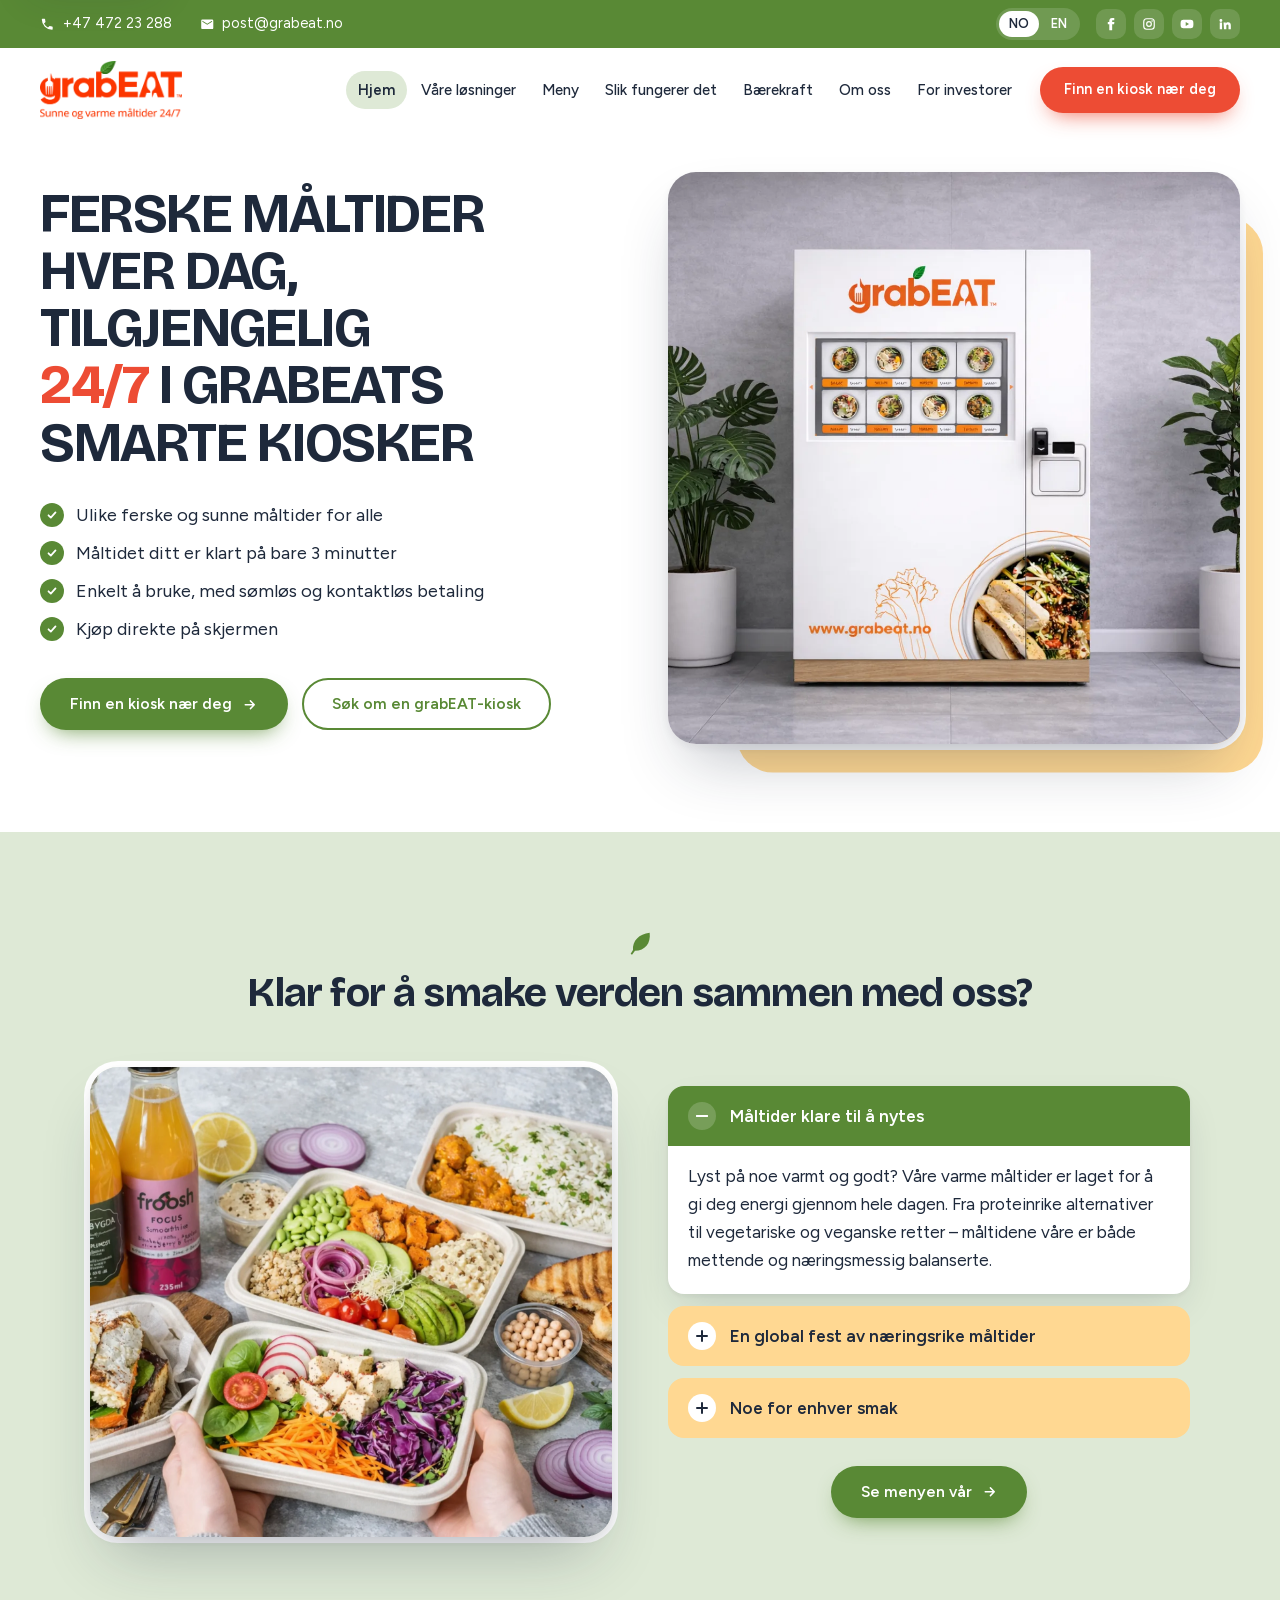
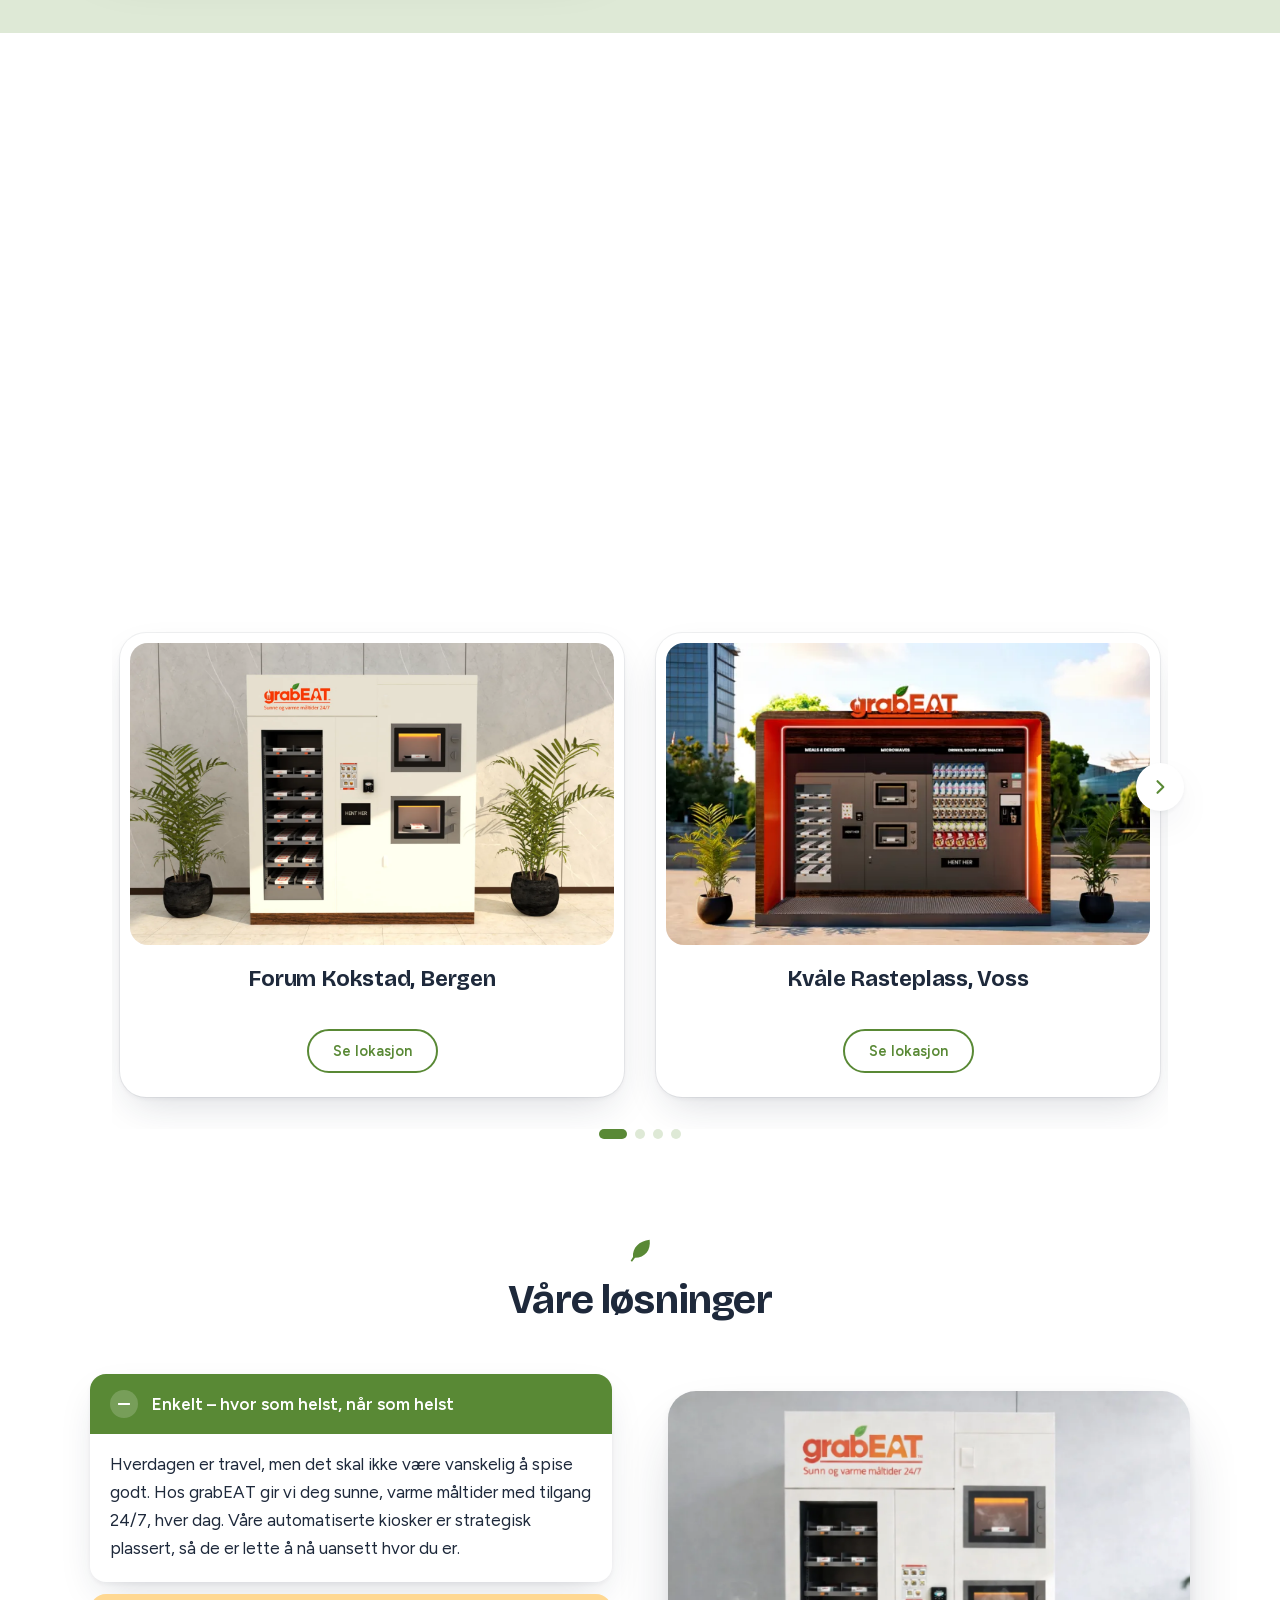
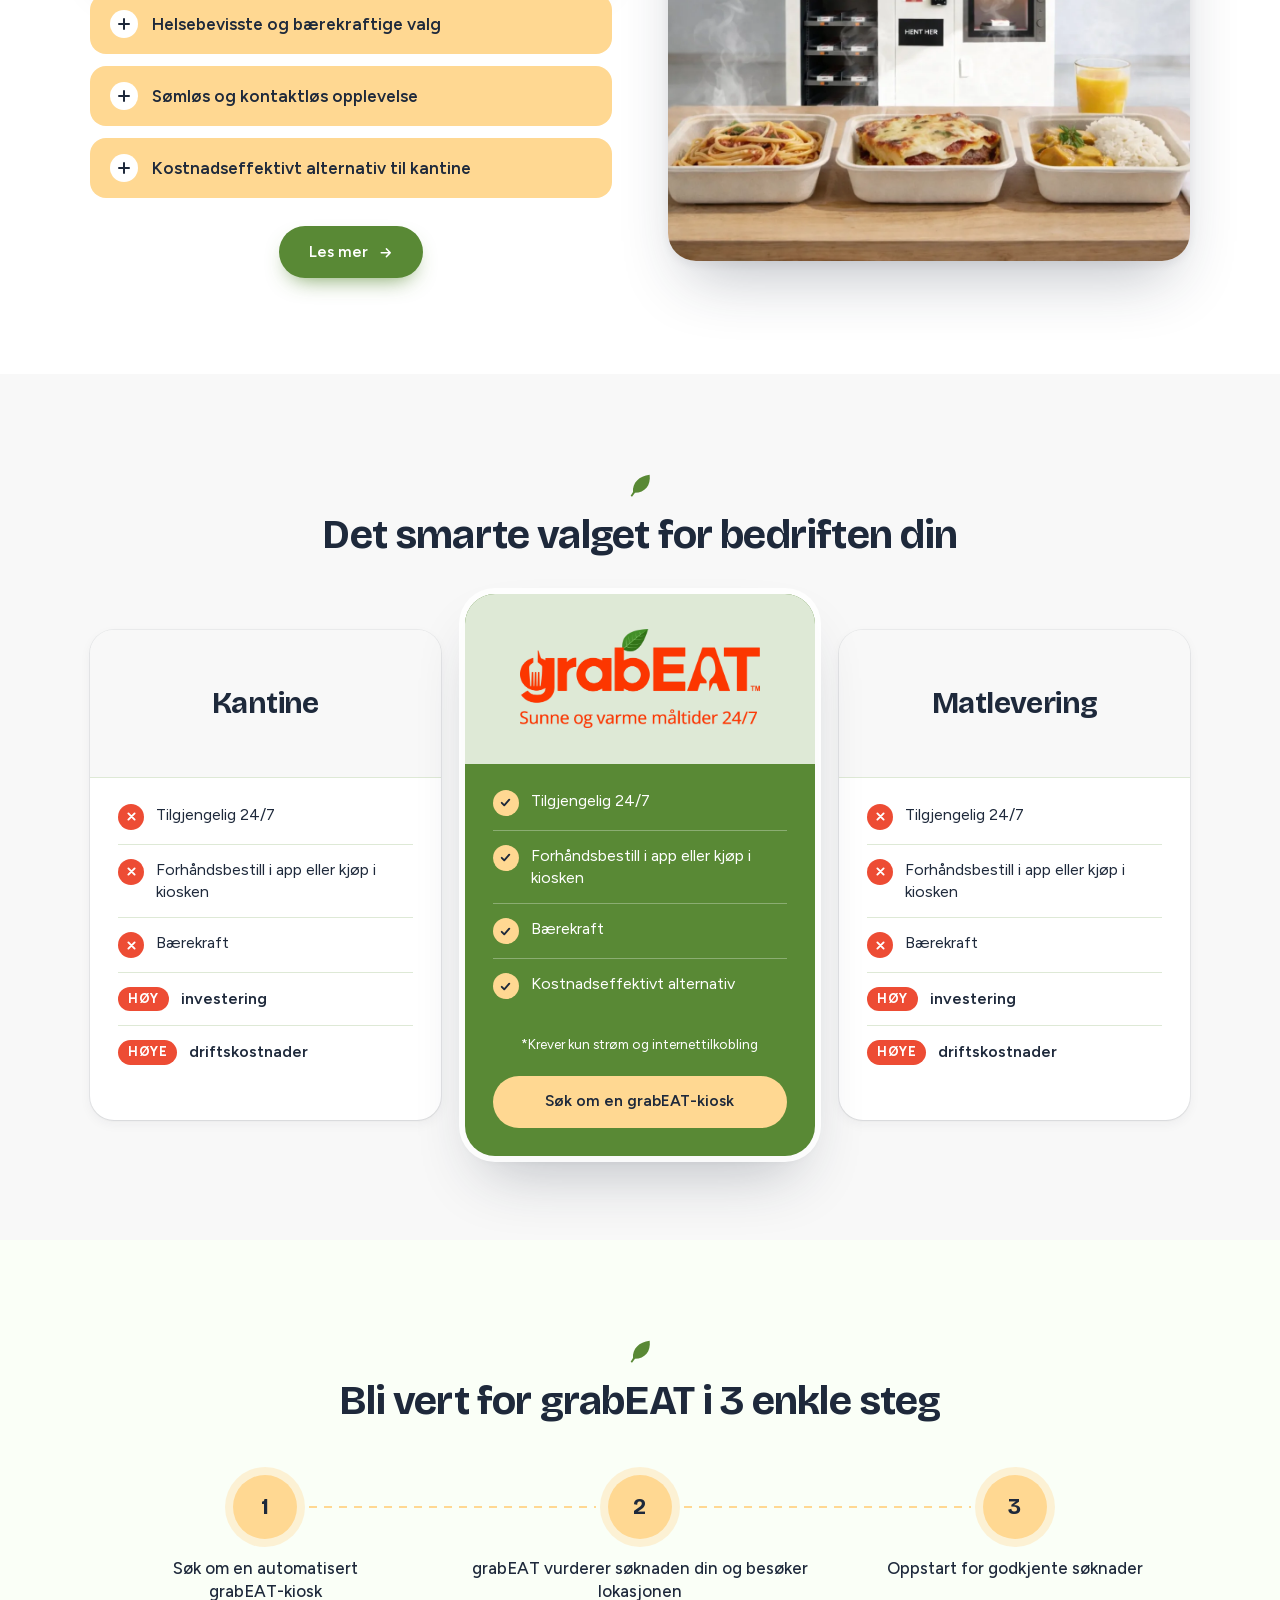
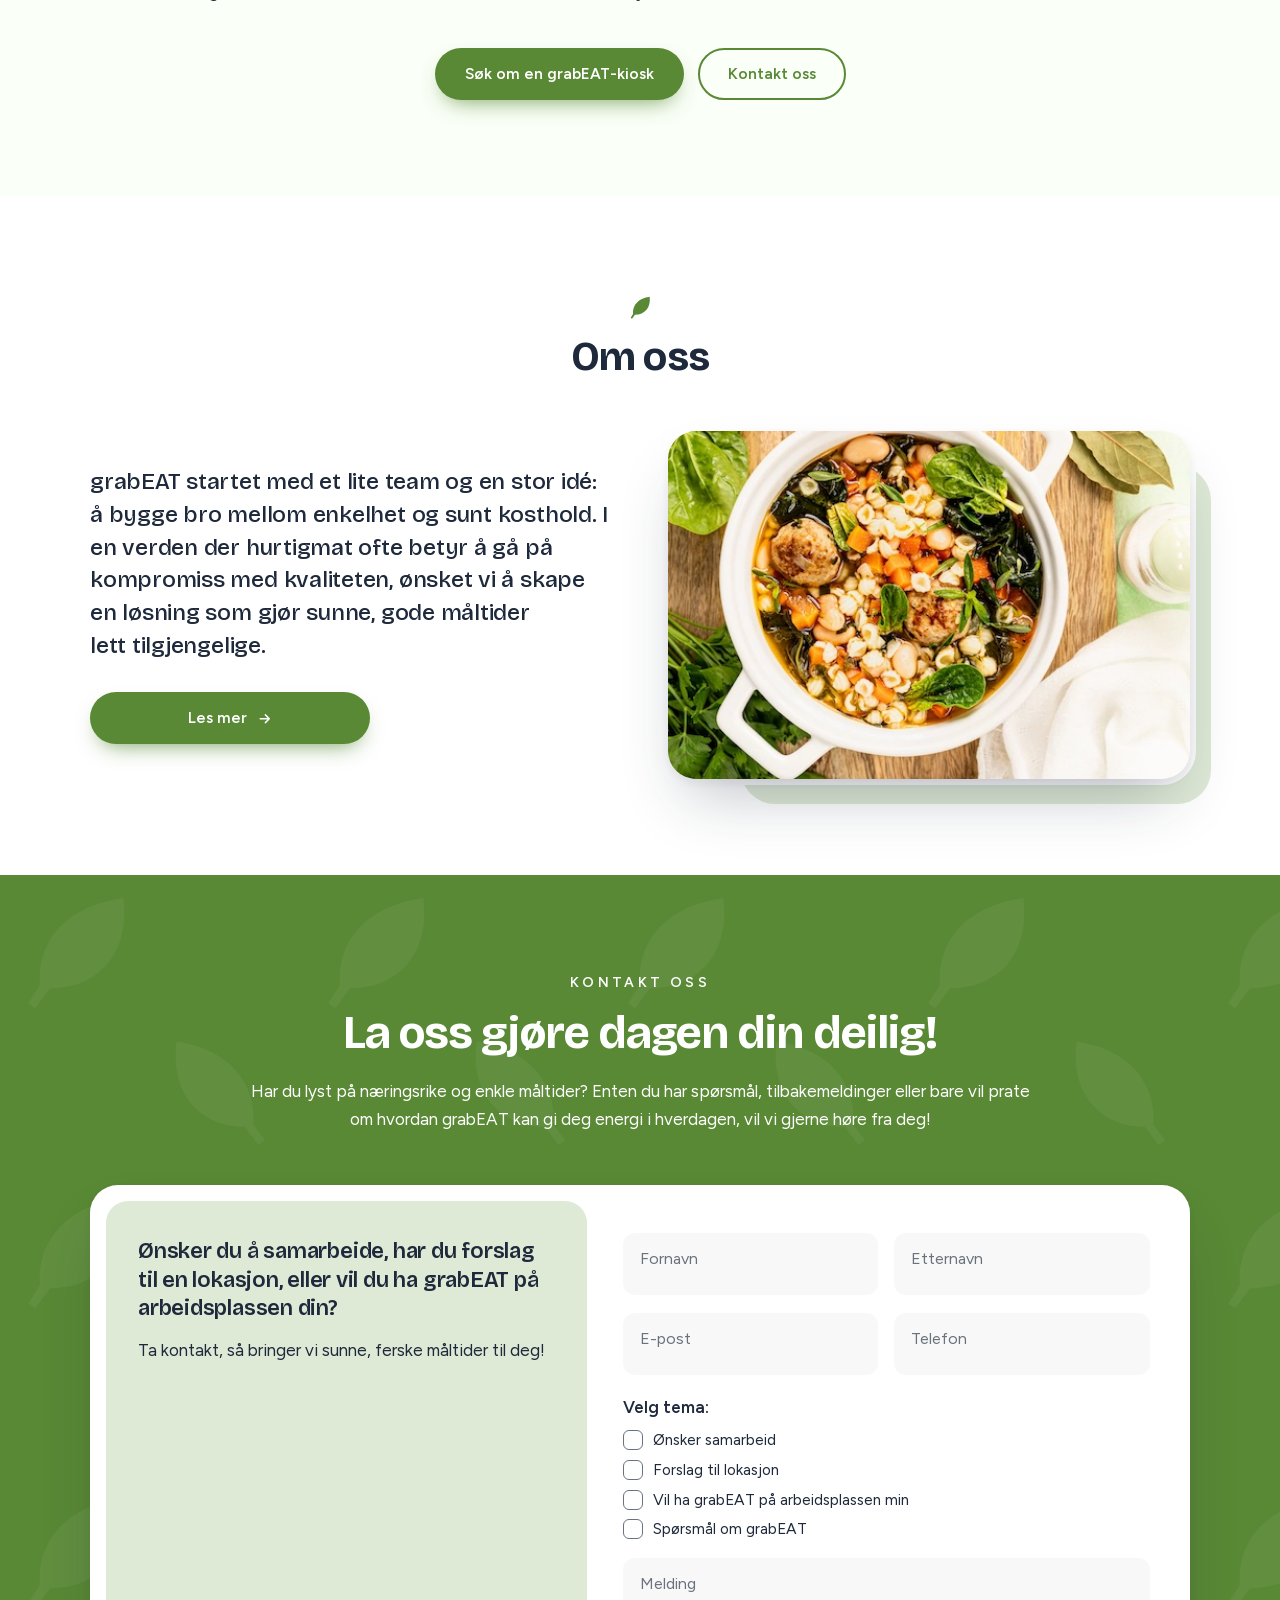
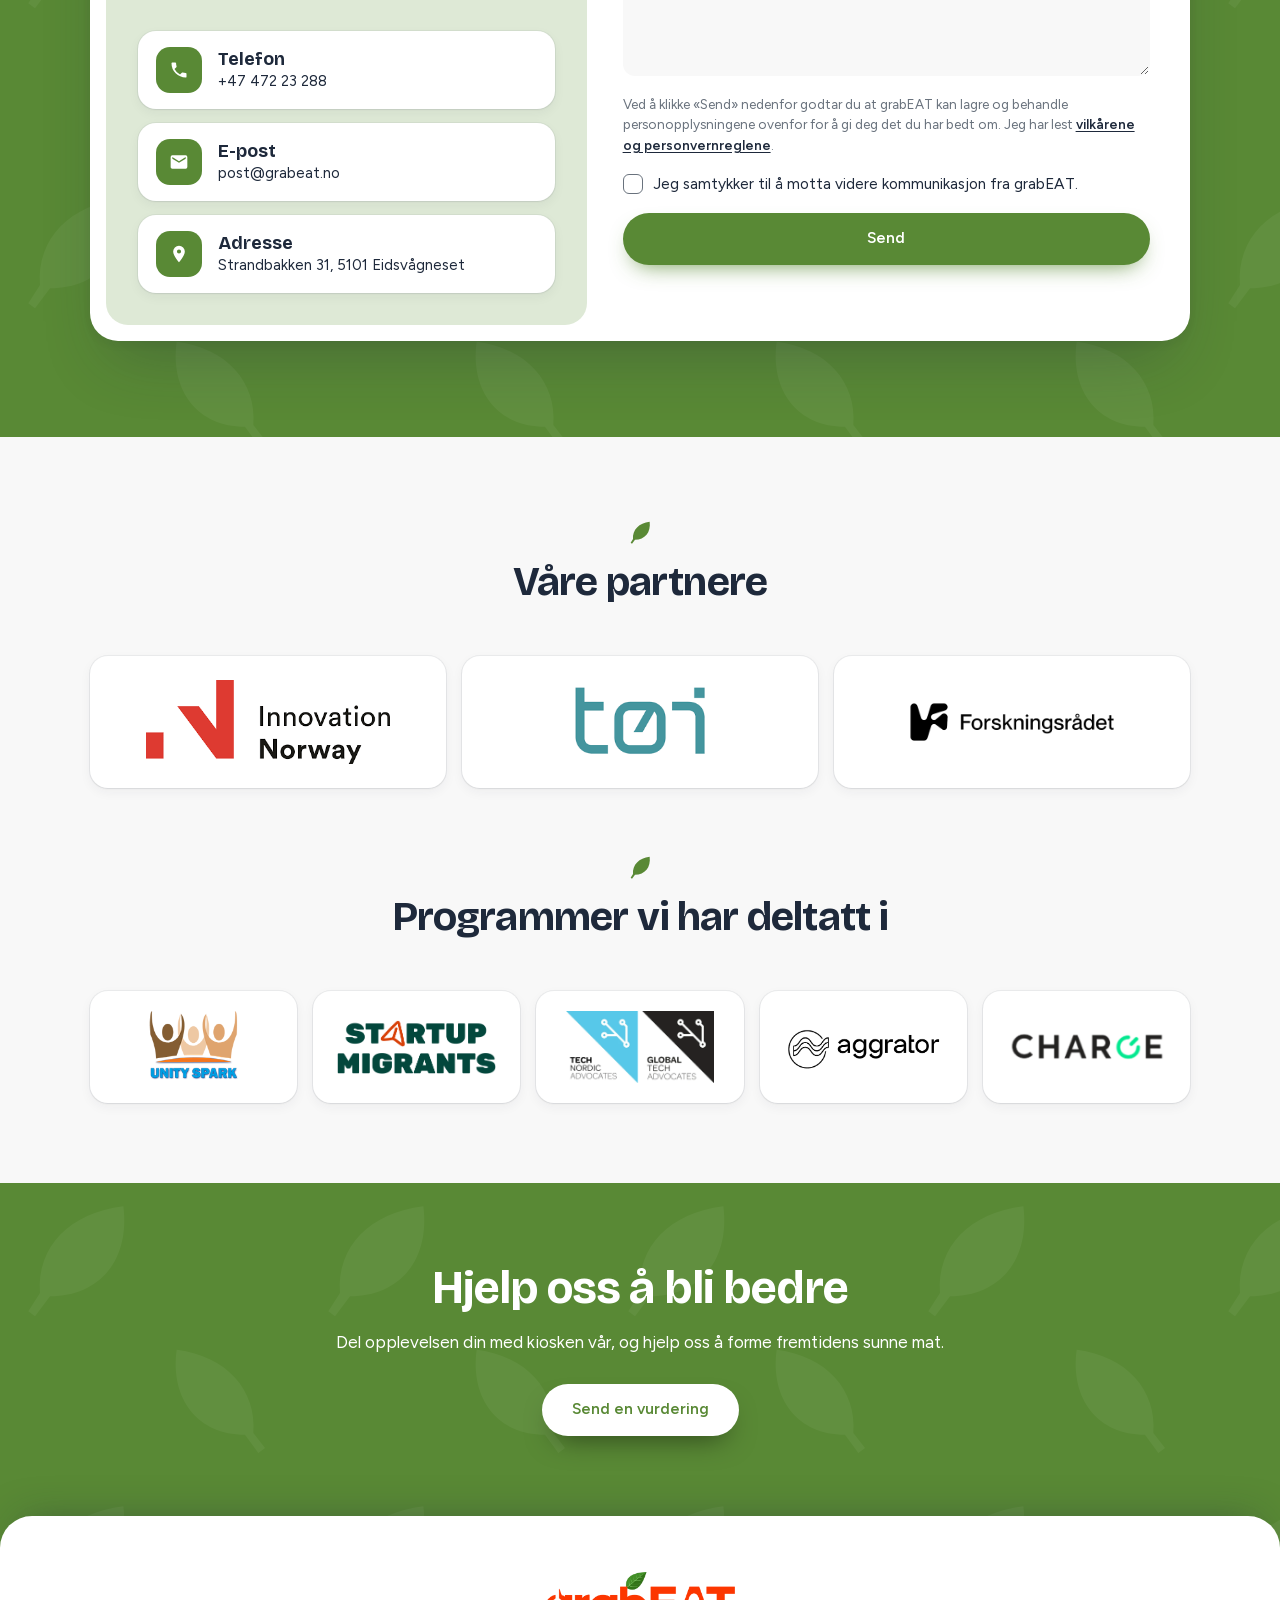
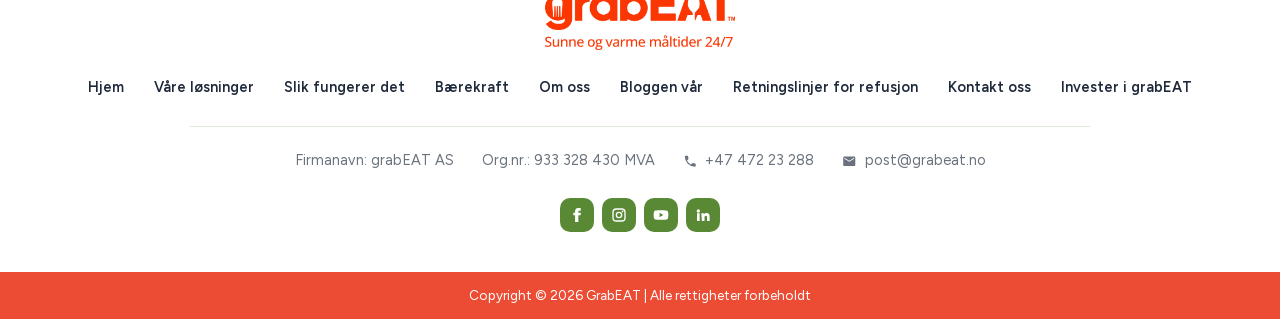
<file: no/index.html>
<!doctype html>
<html lang="no">
<head>
  <meta charset="utf-8">
  <meta name="viewport" content="width=device-width, initial-scale=1">
  <title>Varm, sunn mat 24/7 i Bergen og Voss | grabEAT</title>
  <meta name="description" content="Varm, sunn mat klar på 3 minutter i grabEATs smarte kiosker, åpent 24/7 i Bergen og Voss. Finn en kiosk nær deg, eller få en på arbeidsplassen.">
  <link rel="canonical" href="https://grabeat.no/no/">
  <link rel="alternate" hreflang="en" href="https://grabeat.no/">
  <link rel="alternate" hreflang="no" href="https://grabeat.no/no/">
  <link rel="alternate" hreflang="x-default" href="https://grabeat.no/">
  <meta property="og:type" content="website">
  <meta property="og:site_name" content="grabEAT">
  <meta property="og:locale" content="nb_NO">
  <meta property="og:locale:alternate" content="en_GB">
  <meta property="og:url" content="https://grabeat.no/no/">
  <meta property="og:title" content="Varm, sunn mat 24/7 i Bergen og Voss | grabEAT">
  <meta property="og:description" content="Varm, sunn mat klar på 3 minutter i grabEATs smarte kiosker, åpent 24/7 i Bergen og Voss.">
  <meta property="og:image" content="https://grabeat.no/assets/img/grabeat-smart-kiosk.webp">
  <meta property="og:image:width" content="1600">
  <meta property="og:image:height" content="1067">
  <meta property="og:image:alt" content="En smart grabEAT-kiosk mellom to potteplanter">
  <meta name="twitter:card" content="summary_large_image">
  <meta name="twitter:title" content="Varm, sunn mat 24/7 i Bergen og Voss | grabEAT">
  <meta name="twitter:description" content="Varm, sunn mat klar på 3 minutter i grabEATs smarte kiosker, åpent 24/7 i Bergen og Voss.">
  <meta name="twitter:image" content="https://grabeat.no/assets/img/grabeat-smart-kiosk.webp">
  <meta name="theme-color" content="#598935">
  <link rel="icon" href="../assets/logos/favicon.png">
  <link rel="preload" as="font" type="font/woff2" href="../assets/fonts/bricolage-grotesque-latin.woff2" crossorigin>
  <link rel="preload" as="image" href="../assets/img/grabeat-smart-kiosk.webp">
  <link rel="stylesheet" href="../styles.css">
  <script>document.documentElement.classList.add('js')</script>
  <script type="application/ld+json">
  {
    "@context": "https://schema.org",
    "@graph": [
      {
        "@type": "Organization",
        "@id": "https://grabeat.no/#organization",
        "name": "grabEAT AS",
        "url": "https://grabeat.no/no/",
        "logo": "https://grabeat.no/assets/logos/grabeat-logo.webp",
        "telephone": "+47 472 23 288",
        "email": "post@grabeat.no",
        "vatID": "933328430",
        "address": { "@type": "PostalAddress", "streetAddress": "Strandbakken 31", "postalCode": "5101", "addressLocality": "Eidsvågneset", "addressCountry": "NO" },
        "sameAs": [
          "https://www.facebook.com/grabEAT.no/",
          "https://www.instagram.com/grabeat.no/",
          "https://www.youtube.com/channel/UC2K87p___l81f4XrjC7E9Dw",
          "https://www.linkedin.com/company/grabeat-no/"
        ]
      },
      {
        "@type": "FoodEstablishment",
        "name": "grabEAT Forum Kokstad",
        "image": "https://grabeat.no/assets/img/grabeat-kiosk-forum-kokstad.webp",
        "hasMap": "https://maps.app.goo.gl/c8NznvL21MpRH2QTA",
        "address": { "@type": "PostalAddress", "addressLocality": "Bergen", "addressCountry": "NO" },
        "openingHoursSpecification": { "@type": "OpeningHoursSpecification", "dayOfWeek": ["Monday", "Tuesday", "Wednesday", "Thursday", "Friday", "Saturday", "Sunday"], "opens": "00:00", "closes": "23:59" },
        "parentOrganization": { "@id": "https://grabeat.no/#organization" }
      },
      {
        "@type": "FoodEstablishment",
        "name": "grabEAT Kvåle Rasteplass",
        "image": "https://grabeat.no/assets/img/grabeat-kiosk-kvale-rasteplass-voss.webp",
        "hasMap": "https://maps.app.goo.gl/W15HKtLZR1VzPynV6",
        "address": { "@type": "PostalAddress", "addressLocality": "Voss", "addressCountry": "NO" },
        "openingHoursSpecification": { "@type": "OpeningHoursSpecification", "dayOfWeek": ["Monday", "Tuesday", "Wednesday", "Thursday", "Friday", "Saturday", "Sunday"], "opens": "00:00", "closes": "23:59" },
        "parentOrganization": { "@id": "https://grabeat.no/#organization" }
      },
      {
        "@type": "FoodEstablishment",
        "name": "grabEAT Tesla Kokstad",
        "image": "https://grabeat.no/assets/img/grabeat-kiosk-tesla-kokstad.webp",
        "hasMap": "https://maps.app.goo.gl/M7krP5jtVFcqSdRP9",
        "publicAccess": false,
        "address": { "@type": "PostalAddress", "addressLocality": "Bergen", "addressCountry": "NO" },
        "openingHoursSpecification": { "@type": "OpeningHoursSpecification", "dayOfWeek": ["Monday", "Tuesday", "Wednesday", "Thursday", "Friday", "Saturday", "Sunday"], "opens": "00:00", "closes": "23:59" },
        "parentOrganization": { "@id": "https://grabeat.no/#organization" }
      },
      {
        "@type": "FoodEstablishment",
        "name": "grabEAT Gulating Lagmansrett",
        "address": { "@type": "PostalAddress", "addressCountry": "NO" },
        "openingHoursSpecification": { "@type": "OpeningHoursSpecification", "dayOfWeek": ["Monday", "Tuesday", "Wednesday", "Thursday", "Friday", "Saturday", "Sunday"], "opens": "00:00", "closes": "23:59" },
        "parentOrganization": { "@id": "https://grabeat.no/#organization" }
      },
      {
        "@type": "FoodEstablishment",
        "name": "grabEAT Vestlandshallen",
        "address": { "@type": "PostalAddress", "addressCountry": "NO" },
        "openingHoursSpecification": { "@type": "OpeningHoursSpecification", "dayOfWeek": ["Monday", "Tuesday", "Wednesday", "Thursday", "Friday", "Saturday", "Sunday"], "opens": "00:00", "closes": "23:59" },
        "parentOrganization": { "@id": "https://grabeat.no/#organization" }
      }
    ]
  }
  </script>
</head>
<body id="top">
  <a class="skip-link" href="#content">Hopp til innhold</a>

  <!-- Icon sprite -->
  <svg width="0" height="0" style="position:absolute" aria-hidden="true">
    <symbol id="i-phone" viewBox="0 0 24 24"><path fill="currentColor" d="M6.6 10.8a15.1 15.1 0 0 0 6.6 6.6l2.2-2.2a1 1 0 0 1 1-.25c1.1.37 2.3.57 3.6.57a1 1 0 0 1 1 1V20a1 1 0 0 1-1 1A17 17 0 0 1 3 4a1 1 0 0 1 1-1h3.5a1 1 0 0 1 1 1c0 1.25.2 2.45.57 3.57a1 1 0 0 1-.25 1z"/></symbol>
    <symbol id="i-mail" viewBox="0 0 24 24"><path fill="currentColor" d="M20 4H4a2 2 0 0 0-2 2v12c0 1.1.9 2 2 2h16a2 2 0 0 0 2-2V6a2 2 0 0 0-2-2zm0 4-8 5-8-5V6l8 5 8-5z"/></symbol>
    <symbol id="i-pin" viewBox="0 0 24 24"><path fill="currentColor" d="M12 2a7 7 0 0 0-7 7c0 5.25 7 13 7 13s7-7.75 7-13a7 7 0 0 0-7-7zm0 9.5a2.5 2.5 0 1 1 0-5 2.5 2.5 0 0 1 0 5z"/></symbol>
    <symbol id="i-facebook" viewBox="0 0 24 24"><path fill="currentColor" d="M14 8.5V6.6c0-.9.6-1.1 1-1.1h2.6V1.6L14 1.5c-4 0-4.9 3-4.9 4.9v2.1H6.5v4h2.6v10H14v-10h3.3l.5-4z"/></symbol>
    <symbol id="i-instagram" viewBox="0 0 24 24"><g fill="none" stroke="currentColor" stroke-width="2"><rect x="3" y="3" width="18" height="18" rx="5"/><circle cx="12" cy="12" r="4"/></g><circle cx="17.3" cy="6.7" r="1.3" fill="currentColor"/></symbol>
    <symbol id="i-youtube" viewBox="0 0 24 24"><path fill="currentColor" fill-rule="evenodd" d="M22.5 7.2a2.8 2.8 0 0 0-2-2C18.8 4.7 12 4.7 12 4.7s-6.8 0-8.5.5a2.8 2.8 0 0 0-2 2C1 8.9 1 12 1 12s0 3.1.5 4.8a2.8 2.8 0 0 0 2 2c1.7.5 8.5.5 8.5.5s6.8 0 8.5-.5a2.8 2.8 0 0 0 2-2c.5-1.7.5-4.8.5-4.8s0-3.1-.5-4.8zM9.8 15.3V8.7l5.7 3.3z"/></symbol>
    <symbol id="i-linkedin" viewBox="0 0 24 24"><path fill="currentColor" d="M4.98 3.5a2.5 2.5 0 1 1 0 5 2.5 2.5 0 0 1 0-5zM3 9.5h4V21H3zM9.5 9.5h3.8v1.6h.1c.5-1 1.8-2 3.8-2 4 0 4.8 2.6 4.8 6V21h-4v-5.2c0-1.2 0-2.8-1.7-2.8s-2 1.3-2 2.7V21h-4z"/></symbol>
    <symbol id="i-check" viewBox="0 0 24 24"><path fill="none" stroke="currentColor" stroke-width="3" stroke-linecap="round" stroke-linejoin="round" d="m6 12.5 4 4 8-9"/></symbol>
    <symbol id="i-x" viewBox="0 0 24 24"><path fill="none" stroke="currentColor" stroke-width="3" stroke-linecap="round" d="m7 7 10 10M17 7 7 17"/></symbol>
    <symbol id="i-arrow" viewBox="0 0 24 24"><path fill="none" stroke="currentColor" stroke-width="2.25" stroke-linecap="round" stroke-linejoin="round" d="M5 12h14m-6-6 6 6-6 6"/></symbol>
    <symbol id="i-chevron" viewBox="0 0 24 24"><path fill="none" stroke="currentColor" stroke-width="2.5" stroke-linecap="round" stroke-linejoin="round" d="m9 5 7 7-7 7"/></symbol>
  </svg>

  <!-- Top bar -->
  <div class="topbar">
    <div class="container topbar__inner">
      <div class="topbar__contact">
        <a href="tel:+4747223288"><svg class="icon"><use href="#i-phone"/></svg>+47 472 23 288</a>
        <a href="mailto:post@grabeat.no"><svg class="icon"><use href="#i-mail"/></svg>post@grabeat.no</a>
      </div>
      <div class="topbar__end">
        <nav class="lang" aria-label="Språk">
          <a href="./" hreflang="no" aria-current="page">NO</a>
          <a href="../" hreflang="en" lang="en">EN</a>
        </nav>
        <div class="socials socials--light">
          <a href="https://www.facebook.com/grabEAT.no/" aria-label="Facebook"><svg class="icon"><use href="#i-facebook"/></svg></a>
          <a href="https://www.instagram.com/grabeat.no/" aria-label="Instagram"><svg class="icon"><use href="#i-instagram"/></svg></a>
          <a href="https://www.youtube.com/channel/UC2K87p___l81f4XrjC7E9Dw" aria-label="YouTube"><svg class="icon"><use href="#i-youtube"/></svg></a>
          <a href="https://www.linkedin.com/company/grabeat-no/" aria-label="LinkedIn"><svg class="icon"><use href="#i-linkedin"/></svg></a>
        </div>
      </div>
    </div>
  </div>

  <!-- Header -->
  <header class="header" data-header>
    <div class="container header__inner">
      <a class="header__logo" href="#top" aria-label="grabEAT forside">
        <img src="../assets/logos/grabeat-logo.webp" alt="grabEAT – Sunne og varme måltider 24/7" width="640" height="264">
      </a>
      <button class="nav-toggle" type="button" aria-label="Meny" aria-expanded="false" aria-controls="nav" data-nav-toggle><span></span><span></span><span></span></button>
      <nav class="nav" id="nav" aria-label="Hovedmeny" data-nav>
        <a href="#top" class="is-active">Hjem</a>
        <a href="our-solutions/">Våre løsninger</a>
        <a href="our-menu/">Meny</a>
        <a href="how-it-works/">Slik fungerer det</a>
        <a href="https://grabeat.no/sustainability/">Bærekraft</a>
        <a href="about-us/">Om oss</a>
        <a href="https://grabeat.no/investor/">For investorer</a>
        <a class="btn btn--tomato nav__cta" href="#locations" data-track="find_kiosk">Finn en kiosk nær deg</a>
      </nav>
    </div>
  </header>

  <main id="content">
    <!-- Hero -->
    <section class="hero">
      <div class="container hero__grid">
        <div class="hero__copy">
          <h1 data-reveal>Ferske måltider hver dag, tilgjengelig <span class="hl">24/7</span> i grabEATs smarte kiosker</h1>
          <ul class="ticks" data-reveal>
            <li><span class="tick"><svg><use href="#i-check"/></svg></span>Ulike ferske og sunne måltider for alle</li>
            <li><span class="tick"><svg><use href="#i-check"/></svg></span>Måltidet ditt er klart på bare 3 minutter</li>
            <li><span class="tick"><svg><use href="#i-check"/></svg></span>Enkelt å bruke, med sømløs og kontaktløs betaling</li>
            <li><span class="tick"><svg><use href="#i-check"/></svg></span>Kjøp direkte på skjermen</li>
          </ul>
          <div class="btn-row" data-reveal>
            <a class="btn btn--green" href="#locations" data-track="find_kiosk">Finn en kiosk nær deg<svg class="icon"><use href="#i-arrow"/></svg></a>
            <a class="btn btn--outline" href="https://grabeat.no/application-form/" data-track="apply_kiosk">Søk om en grabEAT-kiosk</a>
          </div>
        </div>
        <div class="hero__media" data-reveal>
          <img src="../assets/img/grabeat-smart-kiosk.webp" alt="En smart grabEAT-kiosk mellom to potteplanter" width="1600" height="1067" fetchpriority="high">
        </div>
      </div>
    </section>

    <!-- Meals -->
    <section class="section section--sage" id="menu">
      <div class="container">
        <h2 class="section__title" data-reveal>Klar for å smake verden sammen med oss?</h2>
        <div class="split" data-accordion>
          <div class="split__media stack" data-reveal>
            <img class="is-active" src="../assets/img/grabeat-healthy-meal-trays.webp" alt="Hender som holder et brett med fargerike, sunne måltider og drikke ved siden av" width="1600" height="1600" loading="lazy" data-panel-img>
            <img src="../assets/img/asian-dishes-table-spread.webp" alt="Et bord dekket med en wok med sursøt rett, vårruller og nudler" width="1000" height="797" loading="lazy" data-panel-img>
            <img src="../assets/img/spinach-patties-mashed-potato.webp" alt="Spinatkaker med potetmos og tomater" width="1855" height="1677" loading="lazy" data-panel-img>
          </div>
          <div class="split__body" data-reveal>
            <div class="accordion">
              <div class="acc is-open">
                <button class="acc__head" type="button" aria-expanded="true" id="m1" aria-controls="m1p"><span>Måltider klare til å nytes</span><i aria-hidden="true"></i></button>
                <div class="acc__panel" id="m1p" role="region" aria-labelledby="m1"><div><p>Lyst på noe varmt og godt? Våre varme måltider er laget for å gi deg energi gjennom hele dagen. Fra proteinrike alternativer til vegetariske og veganske retter – måltidene våre er både mettende og næringsmessig balanserte.</p></div></div>
              </div>
              <div class="acc">
                <button class="acc__head" type="button" aria-expanded="false" id="m2" aria-controls="m2p"><span>En global fest av næringsrike måltider</span><i aria-hidden="true"></i></button>
                <div class="acc__panel" id="m2p" role="region" aria-labelledby="m2"><div><p>Smak verdens mest populære retter! Oppdag det internasjonale kjøkkenet med grabEATs næringsrike måltider. Våre globalt inspirerte retter er både deilige og sunne – klare når du trenger dem.</p></div></div>
              </div>
              <div class="acc">
                <button class="acc__head" type="button" aria-expanded="false" id="m3" aria-controls="m3p"><span>Noe for enhver smak</span><i aria-hidden="true"></i></button>
                <div class="acc__panel" id="m3p" role="region" aria-labelledby="m3"><div><p>Hos grabEAT vet vi at alle har ulike behov. Derfor er menyen vår inkluderende, med alternativer for ulike kostpreferanser: vegetar, vegansk, glutenfritt og halal.</p></div></div>
              </div>
            </div>
            <div class="center"><a class="btn btn--green" href="our-menu/">Se menyen vår<svg class="icon"><use href="#i-arrow"/></svg></a></div>
          </div>
        </div>
      </div>
    </section>

    <!-- How it works -->
    <section class="section" id="how-it-works">
      <div class="container">
        <h2 class="section__title" data-reveal>Få måltidet ditt på 3 minutter</h2>
        <ol class="steps steps--4" data-reveal>
          <li><span class="steps__num">1</span><span>Finn kiosken vår</span></li>
          <li><span class="steps__num">2</span><span>Velg et måltid <br>fra menyen</span></li>
          <li><span class="steps__num">3</span><span>Betal trygt <br>og kontaktløst</span></li>
          <li><span class="steps__num">4</span><span>Nyt maten!</span></li>
        </ol>
      </div>
    </section>

    <!-- Locations -->
    <section class="section section--flush-top" id="locations">
      <div class="container">
        <h2 class="section__title" data-reveal>Våre lokasjoner</h2>
        <div class="carousel" data-carousel data-reveal>
          <button class="carousel__arrow carousel__arrow--prev" type="button" aria-label="Forrige lokasjon" data-prev><svg class="icon"><use href="#i-chevron"/></svg></button>
          <div class="carousel__track" data-track tabindex="0" aria-label="Kiosklokasjoner" role="group">
            <article class="loc">
              <a class="loc__media" href="https://maps.app.goo.gl/c8NznvL21MpRH2QTA" aria-label="Se Forum Kokstad på kartet" data-track="find_kiosk"><img src="../assets/img/grabeat-kiosk-forum-kokstad.webp" alt="grabEAT-kiosk på Forum Kokstad" width="1600" height="974" loading="lazy"></a>
              <h3>Forum Kokstad, Bergen</h3>
              <p class="loc__note">&nbsp;</p>
              <a class="btn btn--outline btn--sm" href="https://maps.app.goo.gl/c8NznvL21MpRH2QTA" data-track="find_kiosk">Se lokasjon</a>
            </article>
            <article class="loc">
              <a class="loc__media" href="https://maps.app.goo.gl/W15HKtLZR1VzPynV6" aria-label="Se Kvåle Rasteplass på kartet" data-track="find_kiosk"><img src="../assets/img/grabeat-kiosk-kvale-rasteplass-voss.webp" alt="grabEAT-kiosk på Kvåle Rasteplass i Voss" width="768" height="382" loading="lazy"></a>
              <h3>Kvåle Rasteplass, Voss</h3>
              <p class="loc__note">&nbsp;</p>
              <a class="btn btn--outline btn--sm" href="https://maps.app.goo.gl/W15HKtLZR1VzPynV6" data-track="find_kiosk">Se lokasjon</a>
            </article>
            <article class="loc">
              <a class="loc__media" href="https://maps.app.goo.gl/M7krP5jtVFcqSdRP9" aria-label="Se Tesla Kokstad på kartet" data-track="find_kiosk"><img src="../assets/img/grabeat-kiosk-tesla-kokstad.webp" alt="grabEAT-kiosk på Tesla Kokstad" width="1600" height="1000" loading="lazy"></a>
              <h3>Tesla Kokstad</h3>
              <p class="loc__note">*Kun tilgjengelig for Tesla-ansatte</p>
              <a class="btn btn--outline btn--sm" href="https://maps.app.goo.gl/M7krP5jtVFcqSdRP9" data-track="find_kiosk">Se lokasjon</a>
            </article>
            <article class="loc">
              <a class="loc__media loc__media--logo" href="https://www.google.com/maps/search/?api=1&amp;query=Gulating+Lagmannsrett" aria-label="Se Gulating Lagmansrett på kartet" data-track="find_kiosk"><img src="../assets/logos/grabeat-logo.webp" alt="" width="640" height="264" loading="lazy"></a>
              <h3>Gulating Lagmansrett</h3>
              <p class="loc__note">&nbsp;</p>
              <a class="btn btn--outline btn--sm" href="https://www.google.com/maps/search/?api=1&amp;query=Gulating+Lagmannsrett" data-track="find_kiosk">Se lokasjon</a>
            </article>
            <article class="loc">
              <a class="loc__media loc__media--logo" href="https://www.google.com/maps/search/?api=1&amp;query=Vestlandshallen" aria-label="Se Vestlandshallen på kartet" data-track="find_kiosk"><img src="../assets/logos/grabeat-logo.webp" alt="" width="640" height="264" loading="lazy"></a>
              <h3>Vestlandshallen</h3>
              <p class="loc__note">&nbsp;</p>
              <a class="btn btn--outline btn--sm" href="https://www.google.com/maps/search/?api=1&amp;query=Vestlandshallen" data-track="find_kiosk">Se lokasjon</a>
            </article>
          </div>
          <button class="carousel__arrow carousel__arrow--next" type="button" aria-label="Neste lokasjon" data-next><svg class="icon"><use href="#i-chevron"/></svg></button>
          <div class="carousel__dots" data-dots></div>
        </div>
      </div>
    </section>

    <!-- Solutions -->
    <section class="section section--flush-top" id="solutions">
      <div class="container">
        <h2 class="section__title" data-reveal>Våre løsninger</h2>
        <div class="split split--reverse" data-accordion>
          <div class="split__body" data-reveal>
            <div class="accordion">
              <div class="acc is-open">
                <button class="acc__head" type="button" aria-expanded="true" id="s1" aria-controls="s1p"><span>Enkelt – hvor som helst, når som helst</span><i aria-hidden="true"></i></button>
                <div class="acc__panel" id="s1p" role="region" aria-labelledby="s1"><div><p>Hverdagen er travel, men det skal ikke være vanskelig å spise godt. Hos grabEAT gir vi deg sunne, varme måltider med tilgang 24/7, hver dag. Våre automatiserte kiosker er strategisk plassert, så de er lette å nå uansett hvor du er.</p></div></div>
              </div>
              <div class="acc">
                <button class="acc__head" type="button" aria-expanded="false" id="s2" aria-controls="s2p"><span>Helsebevisste og bærekraftige valg</span><i aria-hidden="true"></i></button>
                <div class="acc__panel" id="s2p" role="region" aria-labelledby="s2"><div><p>Hos grabEAT er vi opptatt av velvære – ikke bare for deg, men også for planeten. Måltidene våre lages av lokale råvarer og pakkes i miljøvennlige materialer.</p></div></div>
              </div>
              <div class="acc">
                <button class="acc__head" type="button" aria-expanded="false" id="s3" aria-controls="s3p"><span>Sømløs og kontaktløs opplevelse</span><i aria-hidden="true"></i></button>
                <div class="acc__panel" id="s3p" role="region" aria-labelledby="s3"><div><p>I en verden der trygghet og enkelhet betyr mer enn noen gang, er grabEAT i front av utviklingen. Våre automatiserte kiosker gir en sømløs og kontaktløs kjøpsopplevelse.</p></div></div>
              </div>
              <div class="acc">
                <button class="acc__head" type="button" aria-expanded="false" id="s4" aria-controls="s4p"><span>Kostnadseffektivt alternativ til kantine</span><i aria-hidden="true"></i></button>
                <div class="acc__panel" id="s4p" role="region" aria-labelledby="s4"><div><p>Kioskene våre er utformet for å møte behovene til ulike bedrifter og miljøer. Velg en av våre kioskvarianter for de ansatte, som et kostnadseffektivt alternativ til kantine.</p></div></div>
              </div>
            </div>
            <div class="center"><a class="btn btn--green" href="our-solutions/">Les mer<svg class="icon"><use href="#i-arrow"/></svg></a></div>
          </div>
          <div class="split__media stack" data-reveal>
            <img class="is-active" src="../assets/img/grabeat-kiosk-warm-meals.webp" alt="grabEAT-kiosk med tre varme måltider på et trebord" width="1600" height="1067" loading="lazy" data-panel-img>
            <img src="../assets/img/grabeat-eco-friendly-meal-packaging.webp" alt="Et grabEAT-måltid i miljøvennlig emballasje med trebestikk" width="1598" height="1307" loading="lazy" data-panel-img>
            <img src="../assets/img/contactless-phone-payment-kiosk.webp" alt="En mobiltelefon som betaler kontaktløst ved en kioskleser" width="1719" height="1270" loading="lazy" data-panel-img>
            <img src="../assets/img/grabeat-large-kiosk-meals-drinks.webp" alt="En stor grabEAT-kiosk med varme måltider og drikke" width="1623" height="1334" loading="lazy" data-panel-img>
          </div>
        </div>
      </div>
    </section>

    <!-- Comparison -->
    <section class="section section--mist">
      <div class="container">
        <h2 class="section__title" data-reveal>Det smarte valget for bedriften din</h2>
        <div class="compare">
          <article class="plan" data-reveal>
            <h3 class="plan__head">Kantine</h3>
            <ul class="plan__list">
              <li><span class="mark mark--no"><svg><use href="#i-x"/></svg></span>Tilgjengelig 24/7</li>
              <li><span class="mark mark--no"><svg><use href="#i-x"/></svg></span>Forhåndsbestill i app eller kjøp i kiosken</li>
              <li><span class="mark mark--no"><svg><use href="#i-x"/></svg></span>Bærekraft</li>
              <li class="plan__cost"><b>HØY</b> investering</li>
              <li class="plan__cost"><b>HØYE</b> driftskostnader</li>
            </ul>
          </article>
          <article class="plan plan--best" data-reveal>
            <div class="plan__head"><img src="../assets/logos/grabeat-logo.webp" alt="grabEAT" loading="lazy" width="640" height="264"></div>
            <ul class="plan__list">
              <li><span class="mark mark--best"><svg><use href="#i-check"/></svg></span>Tilgjengelig 24/7</li>
              <li><span class="mark mark--best"><svg><use href="#i-check"/></svg></span>Forhåndsbestill i app eller kjøp i kiosken</li>
              <li><span class="mark mark--best"><svg><use href="#i-check"/></svg></span>Bærekraft</li>
              <li><span class="mark mark--best"><svg><use href="#i-check"/></svg></span>Kostnadseffektivt alternativ</li>
            </ul>
            <p class="plan__note">*Krever kun strøm og internettilkobling</p>
            <div class="plan__foot"><a class="btn btn--green" href="https://grabeat.no/application-form/" data-track="apply_kiosk">Søk om en grabEAT-kiosk</a></div>
          </article>
          <article class="plan" data-reveal>
            <h3 class="plan__head">Matlevering</h3>
            <ul class="plan__list">
              <li><span class="mark mark--no"><svg><use href="#i-x"/></svg></span>Tilgjengelig 24/7</li>
              <li><span class="mark mark--no"><svg><use href="#i-x"/></svg></span>Forhåndsbestill i app eller kjøp i kiosken</li>
              <li><span class="mark mark--no"><svg><use href="#i-x"/></svg></span>Bærekraft</li>
              <li class="plan__cost"><b>HØY</b> investering</li>
              <li class="plan__cost"><b>HØYE</b> driftskostnader</li>
            </ul>
          </article>
        </div>
      </div>
    </section>

    <!-- Host -->
    <section class="section section--cream">
      <div class="container">
        <h2 class="section__title" data-reveal>Bli vert for grabEAT i 3 enkle steg</h2>
        <ol class="steps steps--3 steps--butter" data-reveal>
          <li><span class="steps__num">1</span><span>Søk om en automatisert <br>grabEAT-kiosk</span></li>
          <li><span class="steps__num">2</span><span>grabEAT vurderer søknaden din og besøker lokasjonen</span></li>
          <li><span class="steps__num">3</span><span>Oppstart for godkjente søknader</span></li>
        </ol>
        <div class="btn-row btn-row--center" data-reveal>
          <a class="btn btn--green" href="https://grabeat.no/application-form/" data-track="apply_kiosk">Søk om en grabEAT-kiosk</a>
          <a class="btn btn--outline" href="#contact">Kontakt oss</a>
        </div>
      </div>
    </section>

    <!-- About -->
    <section class="section" id="about">
      <div class="container">
        <h2 class="section__title" data-reveal>Om oss</h2>
        <div class="split split--reverse split--about">
          <div class="split__body" data-reveal>
            <p class="lede">grabEAT startet med et lite team og en stor idé: å bygge bro mellom enkelhet og sunt kosthold. I en verden der hurtigmat ofte betyr å gå på kompromiss med kvaliteten, ønsket vi å skape en løsning som gjør sunne, gode måltider lett tilgjengelige.</p>
            <a class="btn btn--green btn--wide" href="about-us/">Les mer<svg class="icon"><use href="#i-arrow"/></svg></a>
          </div>
          <div class="split__media" data-reveal>
            <img src="../assets/img/homemade-vegetable-soup-meatballs.webp" alt="En gryte med hjemmelaget grønnsakssuppe med kjøttboller og spinat" width="500" height="333" loading="lazy">
          </div>
        </div>
      </div>
    </section>

    <!-- Contact -->
    <section class="section section--green" id="contact">
      <div class="container">
        <header class="contact__intro" data-reveal>
          <p class="eyebrow">Kontakt oss</p>
          <h2>La oss gjøre dagen din deilig!</h2>
          <p>Har du lyst på næringsrike og enkle måltider? Enten du har spørsmål, tilbakemeldinger eller bare vil prate om hvordan grabEAT kan gi deg energi i hverdagen, vil vi gjerne høre fra deg!</p>
        </header>
        <div class="contact__card" data-reveal>
          <div class="contact__info">
            <p>Ønsker du å samarbeide, har du forslag til en lokasjon, eller vil du ha grabEAT på arbeidsplassen din?</p>
            <p>Ta kontakt, så bringer vi sunne, ferske måltider til deg!</p>
            <a class="contact__item" href="tel:+4747223288"><span><svg class="icon"><use href="#i-phone"/></svg></span><div><strong>Telefon</strong>+47 472 23 288</div></a>
            <a class="contact__item" href="mailto:post@grabeat.no"><span><svg class="icon"><use href="#i-mail"/></svg></span><div><strong>E-post</strong>post@grabeat.no</div></a>
            <a class="contact__item" href="https://www.google.com/maps/search/?api=1&amp;query=Strandbakken+31%2C+5101+Eidsv%C3%A5gneset"><span><svg class="icon"><use href="#i-pin"/></svg></span><div><strong>Adresse</strong>Strandbakken 31, 5101 Eidsvågneset</div></a>
          </div>
          <form class="form" data-contact-form novalidate>
            <div class="form__row">
              <label class="field"><span>Fornavn</span><input type="text" name="first" autocomplete="given-name" placeholder=" "></label>
              <label class="field"><span>Etternavn</span><input type="text" name="last" autocomplete="family-name" placeholder=" "></label>
            </div>
            <div class="form__row">
              <label class="field"><span>E-post</span><input type="email" name="email" autocomplete="email" required placeholder=" "></label>
              <label class="field"><span>Telefon</span><input type="tel" name="phone" autocomplete="tel" required placeholder=" "></label>
            </div>
            <fieldset class="checks">
              <legend>Velg tema:</legend>
              <label class="check"><input type="checkbox" name="topic" value="Ønsker samarbeid"><span>Ønsker samarbeid</span></label>
              <label class="check"><input type="checkbox" name="topic" value="Forslag til lokasjon"><span>Forslag til lokasjon</span></label>
              <label class="check"><input type="checkbox" name="topic" value="Vil ha grabEAT på arbeidsplassen min"><span>Vil ha grabEAT på arbeidsplassen min</span></label>
              <label class="check"><input type="checkbox" name="topic" value="Spørsmål om grabEAT"><span>Spørsmål om grabEAT</span></label>
            </fieldset>
            <label class="field"><span>Melding</span><textarea name="message" rows="3" placeholder=" "></textarea></label>
            <p class="form__legal">Ved å klikke «Send» nedenfor godtar du at grabEAT kan lagre og behandle personopplysningene ovenfor for å gi deg det du har bedt om. Jeg har lest <a href="https://grabeat.no/terms-conditions/" target="_blank" rel="noopener">vilkårene og personvernreglene</a>.</p>
            <label class="check"><input type="checkbox" name="optin" value="yes"><span>Jeg samtykker til å motta videre kommunikasjon fra grabEAT.</span></label>
            <button class="btn btn--green btn--block" type="submit">Send</button>
            <p class="form__status" role="status" data-form-status></p>
          </form>
        </div>
      </div>
    </section>

    <!-- Partners -->
    <section class="section section--logos">
      <div class="container">
        <h2 class="section__title" data-reveal>Våre partnere</h2>
        <div class="logos logos--3" data-reveal>
          <img src="../assets/logos/innovation-norway.png" alt="Innovasjon Norge" width="382" height="132" loading="lazy">
          <img src="../assets/logos/toi.png" alt="TØI" width="225" height="123" loading="lazy">
          <img src="../assets/logos/forskningsradet.png" alt="Forskningsrådet" width="1200" height="404" loading="lazy">
        </div>
        <h2 class="section__title section__title--gap" data-reveal>Programmer vi har deltatt i</h2>
        <div class="logos logos--5" data-reveal>
          <img src="../assets/logos/unity-spark.png" alt="Unity Spark" width="150" height="113" loading="lazy">
          <img src="../assets/logos/startup-migrants.webp" alt="Startup Migrants" loading="lazy">
          <img src="../assets/logos/tna-gta.webp" alt="Tech Nordic Advocates og Global Tech Advocates" loading="lazy">
          <img src="../assets/logos/aggrator.webp" alt="Aggrator" loading="lazy">
          <img src="../assets/logos/charge.webp" alt="Charge" loading="lazy">
        </div>
      </div>
    </section>

    <!-- Review CTA -->
    <section class="section section--green section--band">
      <div class="container center" data-reveal>
        <h2>Hjelp oss å bli bedre</h2>
        <p>Del opplevelsen din med kiosken vår, og hjelp oss å forme fremtidens sunne mat.</p>
        <a class="btn btn--white" href="https://forms.gle/kesgQ5iAz8XTWyQr8">Send en vurdering</a>
      </div>
    </section>
  </main>

  <!-- Footer -->
  <footer class="footer">
    <div class="container footer__inner">
      <a href="#top" class="footer__logo" aria-label="grabEAT forside"><img src="../assets/logos/grabeat-logo.webp" alt="grabEAT – Sunne og varme måltider 24/7" loading="lazy" width="640" height="264"></a>
      <nav class="footer__nav" aria-label="Bunnmeny">
        <a href="#top">Hjem</a>
        <a href="our-solutions/">Våre løsninger</a>
        <a href="how-it-works/">Slik fungerer det</a>
        <a href="https://grabeat.no/sustainability/">Bærekraft</a>
        <a href="about-us/">Om oss</a>
        <a href="https://grabeat.no/blog/">Bloggen vår</a>
        <a href="https://grabeat.no/refund-policy">Retningslinjer for refusjon</a>
        <a href="contact-us/">Kontakt oss</a>
        <a href="https://grabeat.no/investor/">Invester i grabEAT</a>
      </nav>
      <ul class="footer__info">
        <li>Firmanavn: grabEAT AS</li>
        <li>Org.nr.: 933 328 430 MVA</li>
        <li><a href="tel:+4747223288"><svg class="icon"><use href="#i-phone"/></svg>+47 472 23 288</a></li>
        <li><a href="mailto:post@grabeat.no"><svg class="icon"><use href="#i-mail"/></svg>post@grabeat.no</a></li>
      </ul>
      <div class="socials">
        <a href="https://www.facebook.com/grabEAT.no/" aria-label="Facebook"><svg class="icon"><use href="#i-facebook"/></svg></a>
        <a href="https://www.instagram.com/grabeat.no/" aria-label="Instagram"><svg class="icon"><use href="#i-instagram"/></svg></a>
        <a href="https://www.youtube.com/channel/UC2K87p___l81f4XrjC7E9Dw" aria-label="YouTube"><svg class="icon"><use href="#i-youtube"/></svg></a>
        <a href="https://www.linkedin.com/company/grabeat-no/" aria-label="LinkedIn"><svg class="icon"><use href="#i-linkedin"/></svg></a>
      </div>
    </div>
    <div class="footer__legal">Copyright © <span data-year>2026</span> GrabEAT | Alle rettigheter forbeholdt</div>
  </footer>

  <a class="to-top" href="#top" aria-label="Til toppen" data-to-top><svg class="icon"><use href="#i-chevron"/></svg></a>

  <!-- Mobile action bar -->
  <div class="mobile-bar">
    <a class="btn btn--green" href="https://www.google.com/maps/search/?api=1&amp;query=grabEAT+kiosk" data-track="find_kiosk"><svg class="icon"><use href="#i-pin"/></svg>Finn kiosk</a>
    <a class="btn btn--outline" href="tel:+4747223288"><svg class="icon"><use href="#i-phone"/></svg>Ring</a>
  </div>

  <script src="../script.js"></script>
</body>
</html>
</file>
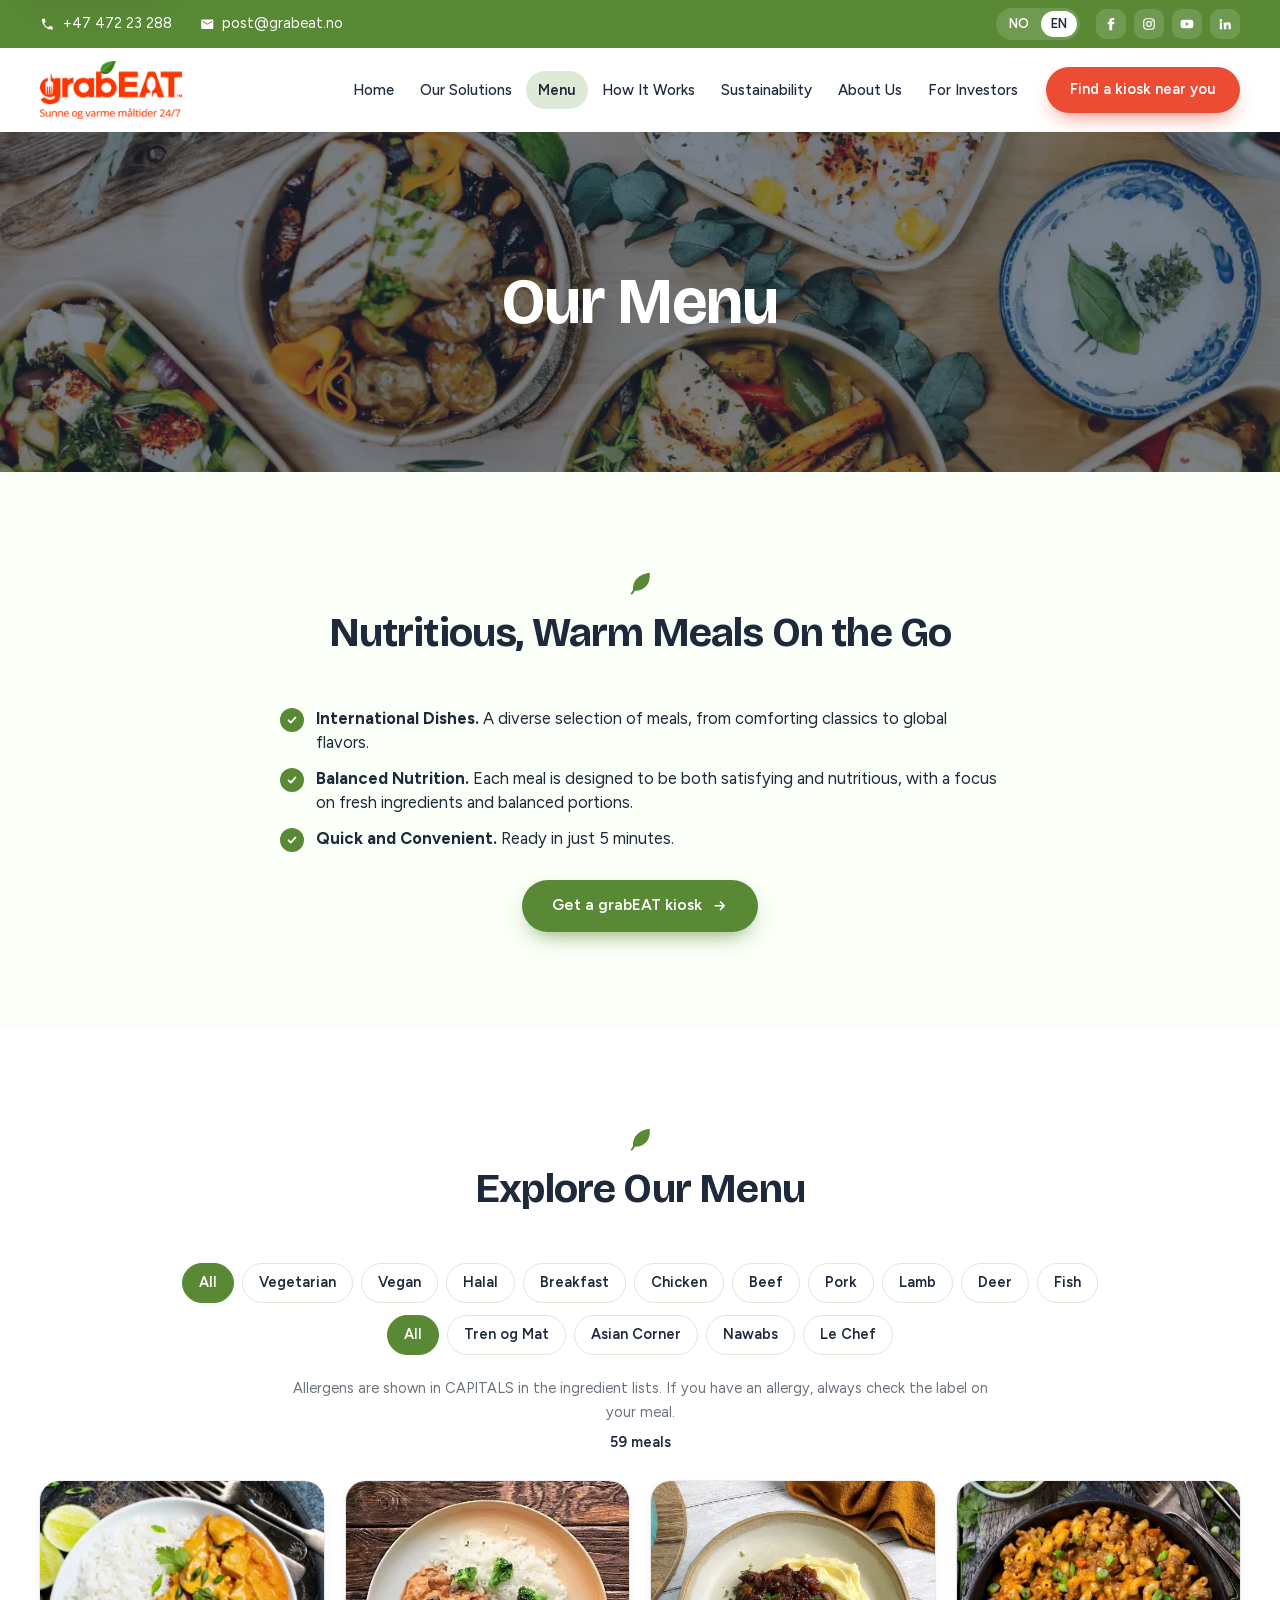
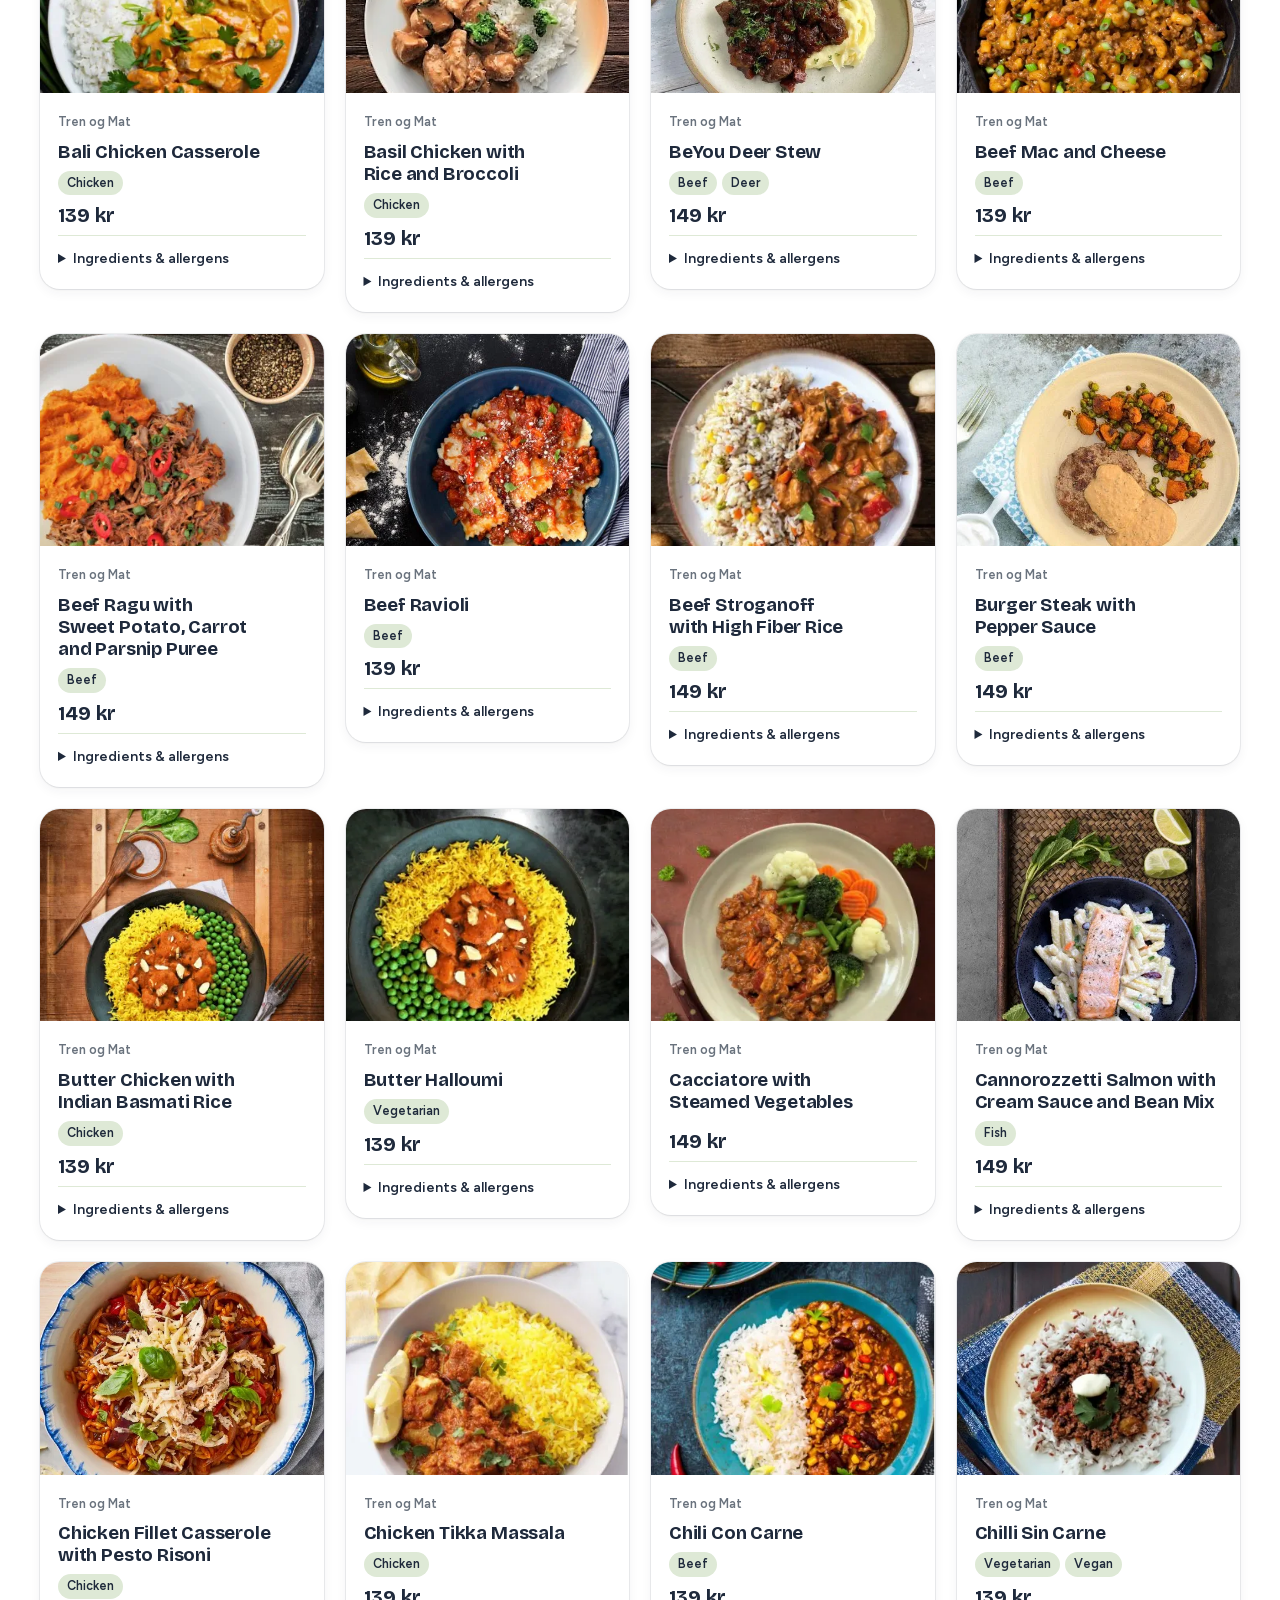
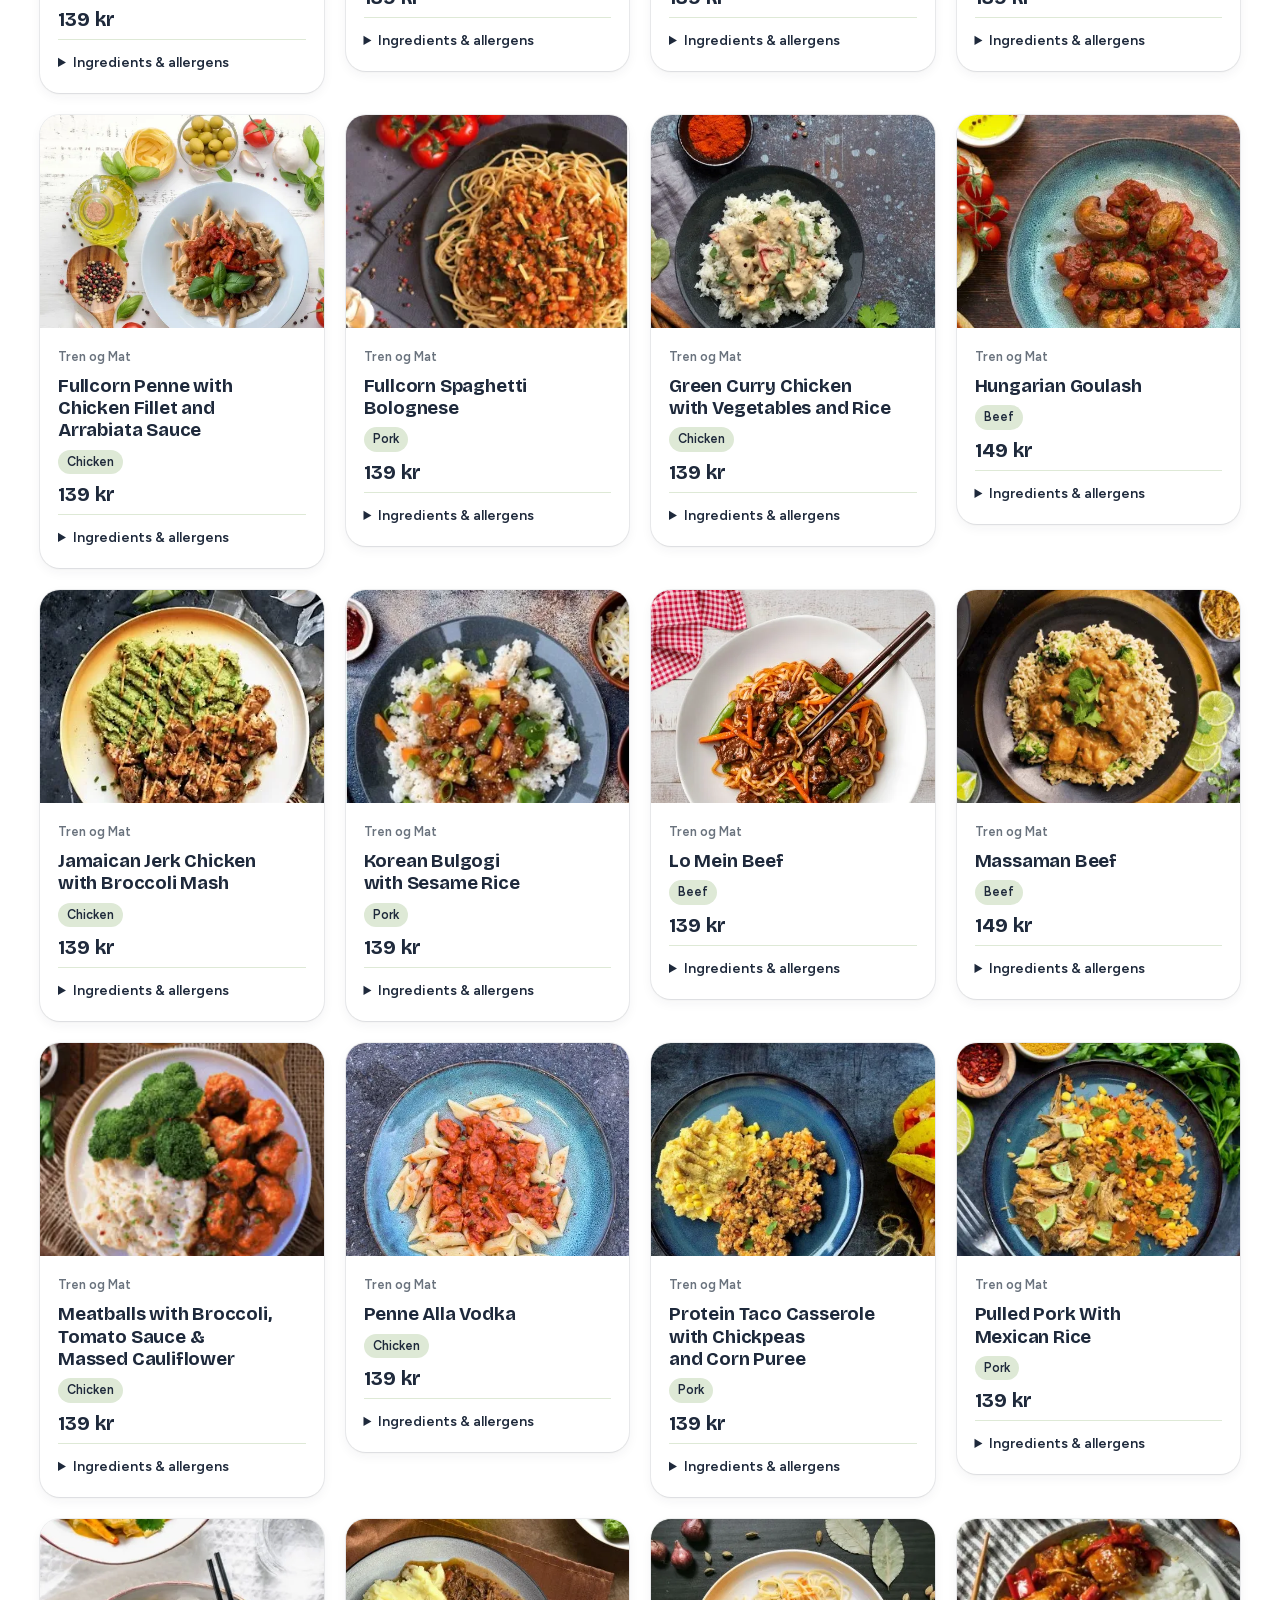
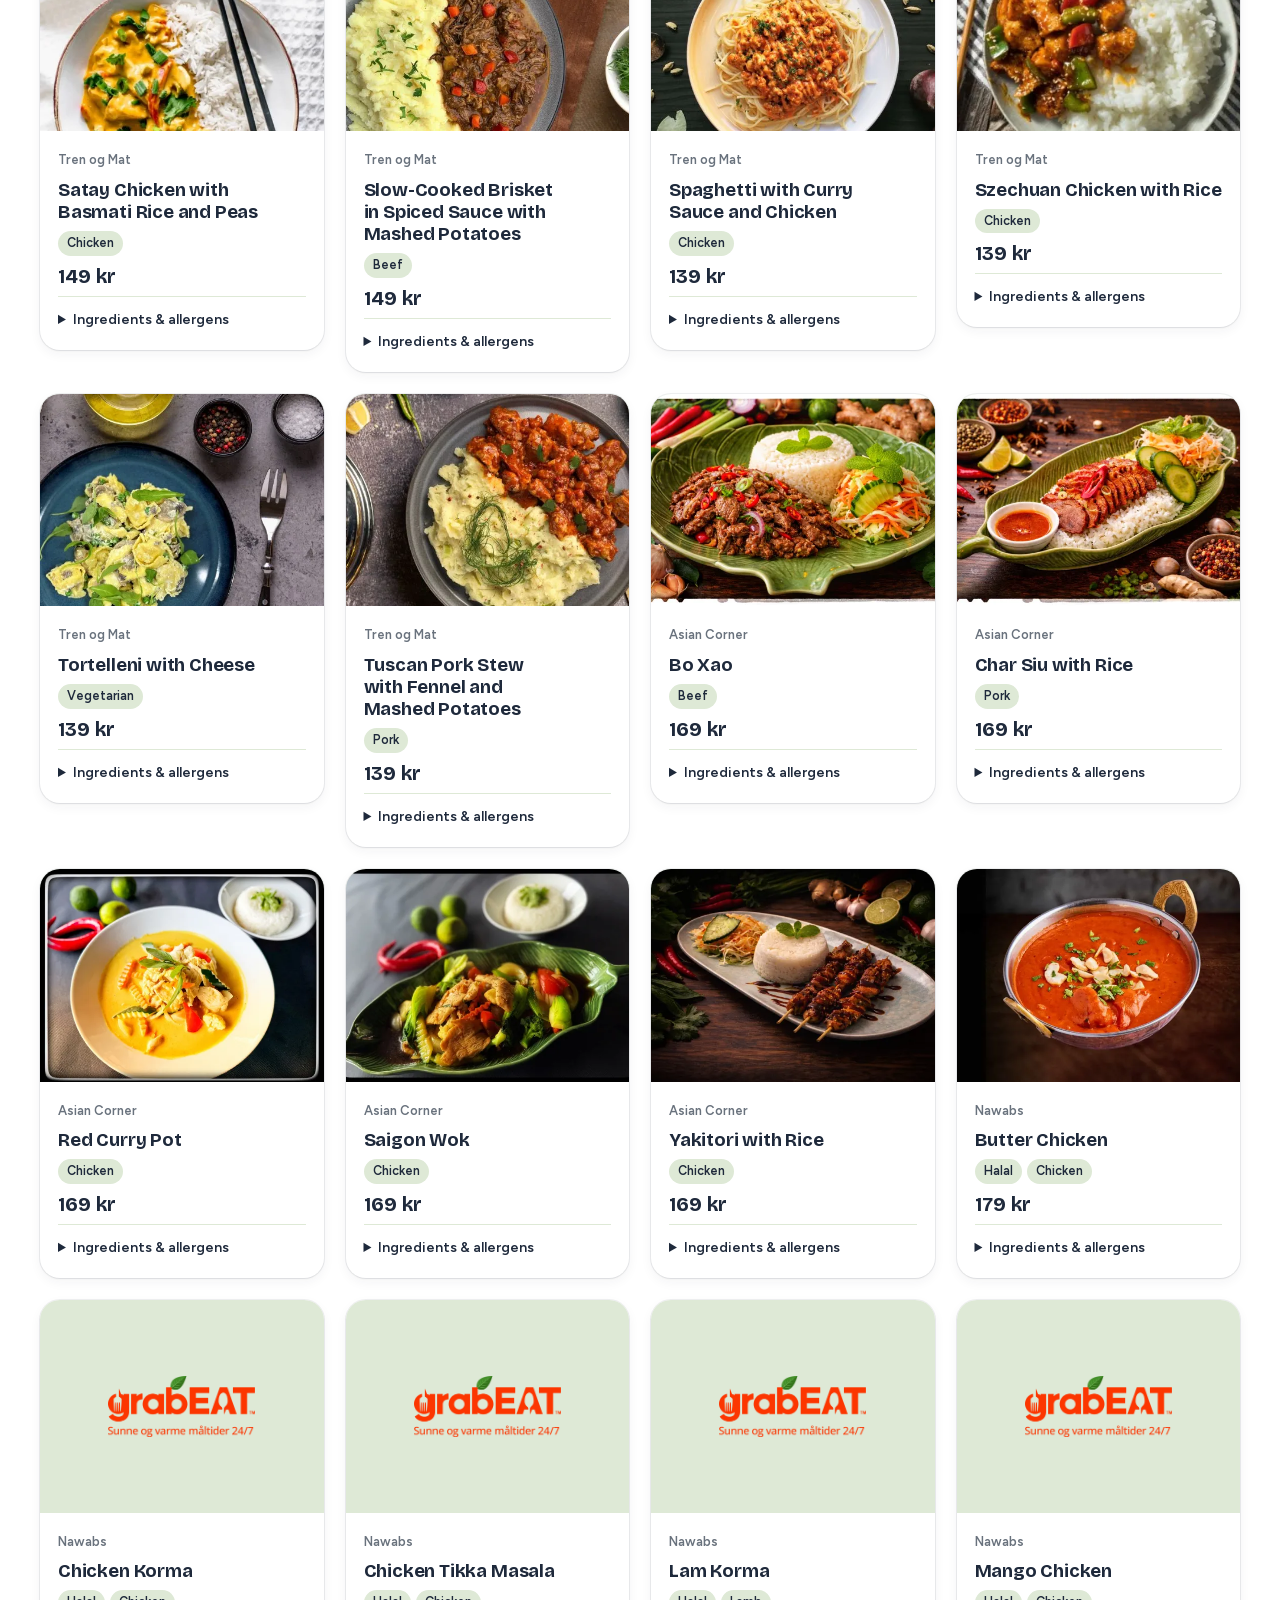
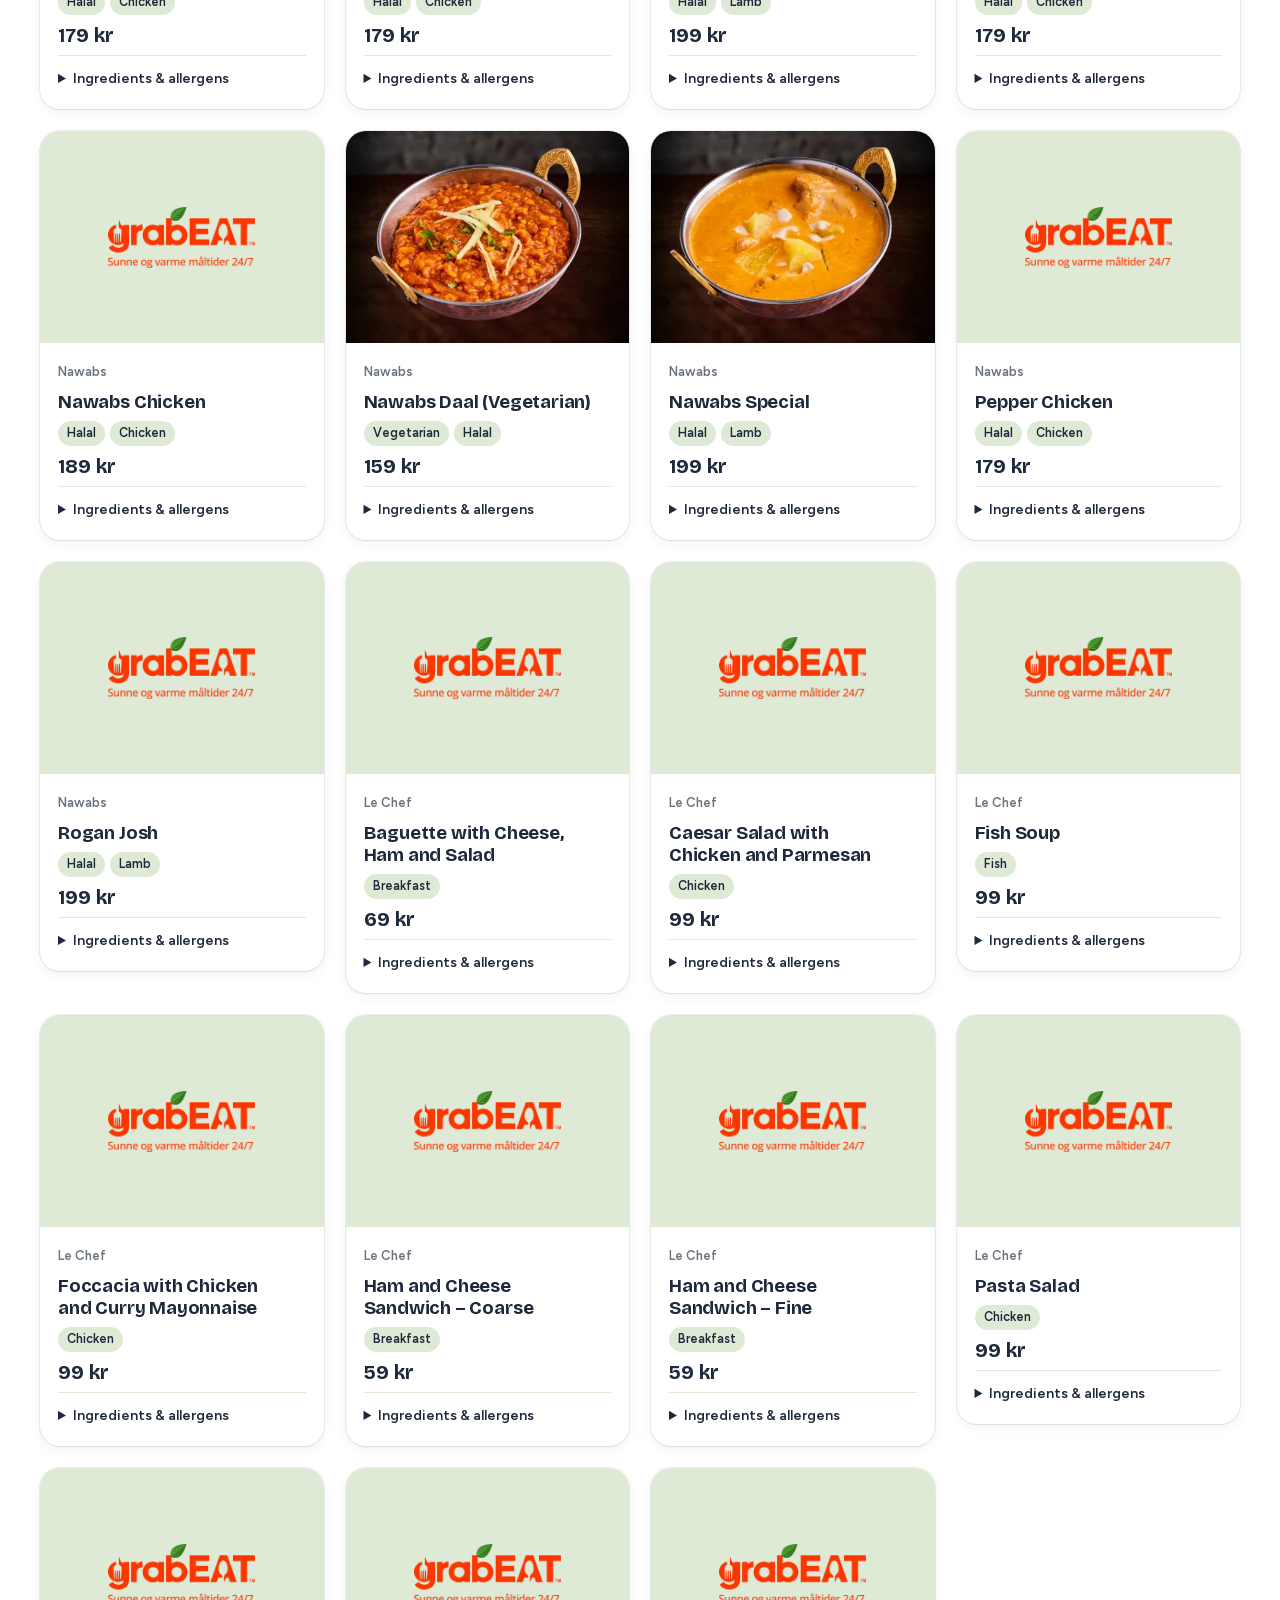
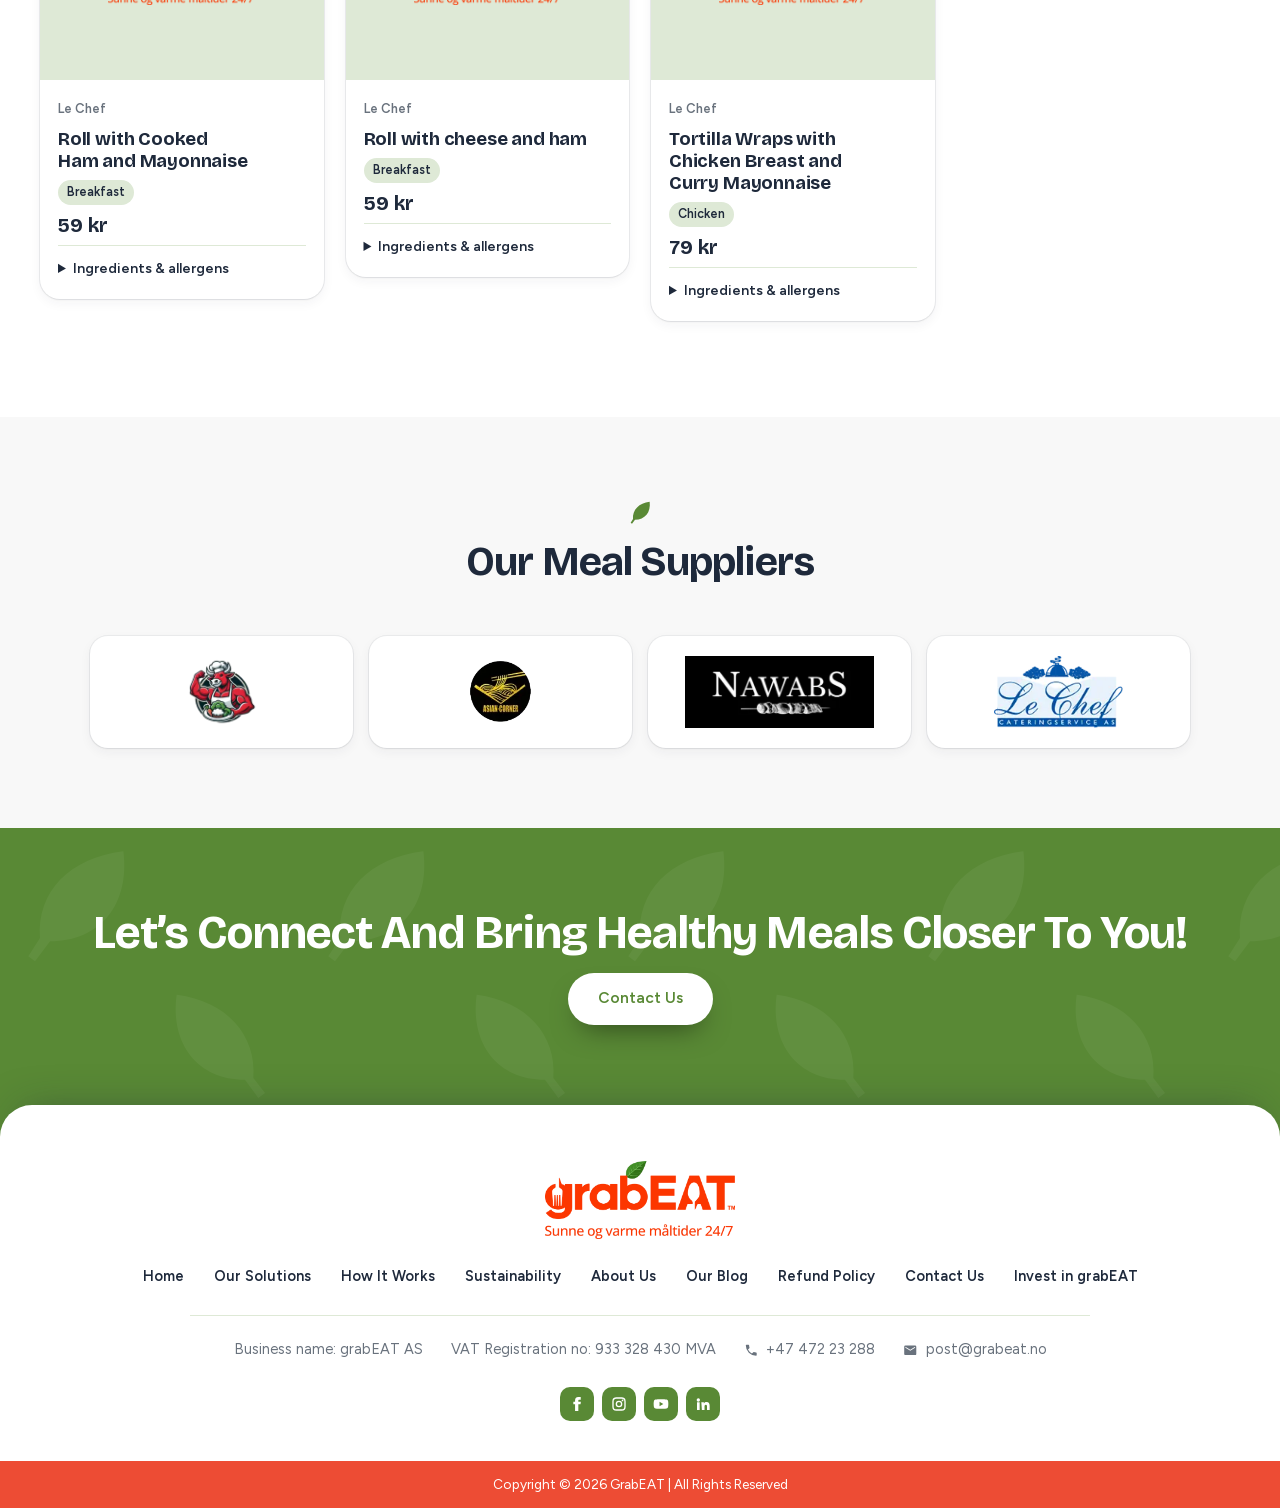
<file: our-menu/index.html>
<!doctype html>
<html lang="en">
<head>
  <meta charset="utf-8">
  <meta name="viewport" content="width=device-width, initial-scale=1">
  <title>Menu: warm meals, prices and allergens | grabEAT</title>
  <meta name="description" content="Browse 59 grabEAT meals with prices, ingredients and allergens. Filter by vegetarian, vegan, halal, chicken, beef and more, available from our kiosks.">
  <link rel="canonical" href="https://grabeat.no/our-menu/">
  <link rel="alternate" hreflang="en" href="https://grabeat.no/our-menu/">
  <link rel="alternate" hreflang="no" href="https://grabeat.no/no/our-menu/">
  <link rel="alternate" hreflang="x-default" href="https://grabeat.no/our-menu/">
  <meta property="og:type" content="website">
  <meta property="og:site_name" content="grabEAT">
  <meta property="og:locale" content="en_GB">
  <meta property="og:url" content="https://grabeat.no/our-menu/">
  <meta property="og:title" content="Menu: warm meals, prices and allergens | grabEAT">
  <meta property="og:description" content="Browse 59 grabEAT meals with prices, ingredients and allergens. Filter by vegetarian, vegan, halal, chicken, beef and more, available from our kiosks.">
  <meta property="og:image" content="https://grabeat.no/assets/img/grabeat-smart-kiosk.webp">
  <meta name="twitter:card" content="summary_large_image">
  <meta name="twitter:title" content="Menu: warm meals, prices and allergens | grabEAT">
  <meta name="twitter:description" content="Browse 59 grabEAT meals with prices, ingredients and allergens. Filter by vegetarian, vegan, halal, chicken, beef and more, available from our kiosks.">
  <meta name="twitter:image" content="https://grabeat.no/assets/img/grabeat-smart-kiosk.webp">
  <meta name="theme-color" content="#598935">
  <link rel="icon" href="../assets/logos/favicon.png">
  <link rel="preload" as="font" type="font/woff2" href="../assets/fonts/bricolage-grotesque-latin.woff2" crossorigin>
  <link rel="stylesheet" href="../styles.css">
  <script>document.documentElement.classList.add('js')</script>
  <script type="application/ld+json">{"@context": "https://schema.org", "@graph": [{"@type": "Organization", "@id": "https://grabeat.no/#organization", "name": "grabEAT AS", "url": "https://grabeat.no/", "logo": "https://grabeat.no/assets/logos/grabeat-logo.webp", "telephone": "+47 472 23 288", "email": "post@grabeat.no", "sameAs": ["https://www.facebook.com/grabEAT.no/", "https://www.instagram.com/grabeat.no/", "https://www.youtube.com/channel/UC2K87p___l81f4XrjC7E9Dw", "https://www.linkedin.com/company/grabeat-no/"]}, {"@type": "Menu", "name": "grabEAT menu", "hasMenuSection": [{"@type": "MenuSection", "name": "Tren og Mat", "hasMenuItem": [{"@type": "MenuItem", "name": "Bali Chicken Casserole", "offers": {"@type": "Offer", "price": 139, "priceCurrency": "NOK"}, "image": "https://grabeat.no/assets/img/menu/bali-chicken-casserole.webp"}, {"@type": "MenuItem", "name": "Basil Chicken with Rice and Broccoli", "offers": {"@type": "Offer", "price": 139, "priceCurrency": "NOK"}, "image": "https://grabeat.no/assets/img/menu/basil-chicken-with-rice-and-broccoli.webp"}, {"@type": "MenuItem", "name": "BeYou Deer Stew", "offers": {"@type": "Offer", "price": 149, "priceCurrency": "NOK"}, "image": "https://grabeat.no/assets/img/menu/beyou-deer-stew.webp"}, {"@type": "MenuItem", "name": "Beef Mac and Cheese", "offers": {"@type": "Offer", "price": 139, "priceCurrency": "NOK"}, "image": "https://grabeat.no/assets/img/menu/beef-mac-and-cheese.webp"}, {"@type": "MenuItem", "name": "Beef Ragu with Sweet Potato, Carrot and Parsnip Puree", "offers": {"@type": "Offer", "price": 149, "priceCurrency": "NOK"}, "image": "https://grabeat.no/assets/img/menu/beef-ragu-with-sweet-potato-carrot-and-parsnip-puree.webp"}, {"@type": "MenuItem", "name": "Beef Ravioli", "offers": {"@type": "Offer", "price": 139, "priceCurrency": "NOK"}, "image": "https://grabeat.no/assets/img/menu/beef-ravioli.webp"}, {"@type": "MenuItem", "name": "Beef Stroganoff with High Fiber Rice", "offers": {"@type": "Offer", "price": 149, "priceCurrency": "NOK"}, "image": "https://grabeat.no/assets/img/menu/beef-stroganoefac80-with-high-fiber-rice.webp"}, {"@type": "MenuItem", "name": "Burger Steak with Pepper Sauce", "offers": {"@type": "Offer", "price": 149, "priceCurrency": "NOK"}, "image": "https://grabeat.no/assets/img/menu/burger-steak-with-pepper-sauce.webp"}, {"@type": "MenuItem", "name": "Butter Chicken with Indian Basmati Rice", "offers": {"@type": "Offer", "price": 139, "priceCurrency": "NOK"}, "image": "https://grabeat.no/assets/img/menu/butter-chicken-with-indian-basmati-rice.webp"}, {"@type": "MenuItem", "name": "Butter Halloumi", "offers": {"@type": "Offer", "price": 139, "priceCurrency": "NOK"}, "image": "https://grabeat.no/assets/img/menu/butter-halloumi.webp", "suitableForDiet": ["https://schema.org/VegetarianDiet"]}, {"@type": "MenuItem", "name": "Cacciatore with Steamed Vegetables", "offers": {"@type": "Offer", "price": 149, "priceCurrency": "NOK"}, "image": "https://grabeat.no/assets/img/menu/cacciatore-with-steamed-vegetables.webp"}, {"@type": "MenuItem", "name": "Cannorozzetti Salmon with Cream Sauce and Bean Mix", "offers": {"@type": "Offer", "price": 149, "priceCurrency": "NOK"}, "image": "https://grabeat.no/assets/img/menu/cannorozzetti-salmon-with-cream-sauce-and-bean-mix.webp"}, {"@type": "MenuItem", "name": "Chicken Fillet Casserole with Pesto Risoni", "offers": {"@type": "Offer", "price": 139, "priceCurrency": "NOK"}, "image": "https://grabeat.no/assets/img/menu/chicken-fillet-casserole-with-pesto-risoni.webp"}, {"@type": "MenuItem", "name": "Chicken Tikka Massala", "offers": {"@type": "Offer", "price": 139, "priceCurrency": "NOK"}, "image": "https://grabeat.no/assets/img/menu/chicken-tikka-massala.webp"}, {"@type": "MenuItem", "name": "Chili Con Carne", "offers": {"@type": "Offer", "price": 139, "priceCurrency": "NOK"}, "image": "https://grabeat.no/assets/img/menu/chili-con-carne.webp"}, {"@type": "MenuItem", "name": "Chilli Sin Carne", "offers": {"@type": "Offer", "price": 139, "priceCurrency": "NOK"}, "image": "https://grabeat.no/assets/img/menu/chilli-sin-carne.webp", "suitableForDiet": ["https://schema.org/VeganDiet", "https://schema.org/VegetarianDiet"]}, {"@type": "MenuItem", "name": "Fullcorn Penne with Chicken Fillet and Arrabiata Sauce", "offers": {"@type": "Offer", "price": 139, "priceCurrency": "NOK"}, "image": "https://grabeat.no/assets/img/menu/fullcorn-penne-with-chicken-fillet-and-arrabiata-sauce.webp"}, {"@type": "MenuItem", "name": "Fullcorn Spaghetti Bolognese", "offers": {"@type": "Offer", "price": 139, "priceCurrency": "NOK"}, "image": "https://grabeat.no/assets/img/menu/fullcorn-spaghetti-bolognese.webp"}, {"@type": "MenuItem", "name": "Green Curry Chicken with Vegetables and Rice", "offers": {"@type": "Offer", "price": 139, "priceCurrency": "NOK"}, "image": "https://grabeat.no/assets/img/menu/green-curry-chicken-with-vegetables-and-rice.webp"}, {"@type": "MenuItem", "name": "Hungarian Goulash", "offers": {"@type": "Offer", "price": 149, "priceCurrency": "NOK"}, "image": "https://grabeat.no/assets/img/menu/hungarian-goulash.webp"}, {"@type": "MenuItem", "name": "Jamaican Jerk Chicken with Broccoli Mash", "offers": {"@type": "Offer", "price": 139, "priceCurrency": "NOK"}, "image": "https://grabeat.no/assets/img/menu/jamaican-jerk-chicken-with-broccoli-mash.webp"}, {"@type": "MenuItem", "name": "Korean Bulgogi with Sesame Rice", "offers": {"@type": "Offer", "price": 139, "priceCurrency": "NOK"}, "image": "https://grabeat.no/assets/img/menu/korean-bulgogi-with-sesame-rice.webp"}, {"@type": "MenuItem", "name": "Lo Mein Beef", "offers": {"@type": "Offer", "price": 139, "priceCurrency": "NOK"}, "image": "https://grabeat.no/assets/img/menu/lo-mein-beef.webp"}, {"@type": "MenuItem", "name": "Massaman Beef", "offers": {"@type": "Offer", "price": 149, "priceCurrency": "NOK"}, "image": "https://grabeat.no/assets/img/menu/massaman-beef.webp"}, {"@type": "MenuItem", "name": "Meatballs with Broccoli, Tomato Sauce & Massed Cauliflower", "offers": {"@type": "Offer", "price": 139, "priceCurrency": "NOK"}, "image": "https://grabeat.no/assets/img/menu/meatballs-with-broccoli-tomato-sauce-massed-cauliflower.webp"}, {"@type": "MenuItem", "name": "Penne Alla Vodka", "offers": {"@type": "Offer", "price": 139, "priceCurrency": "NOK"}, "image": "https://grabeat.no/assets/img/menu/penne-alla-vodka.webp"}, {"@type": "MenuItem", "name": "Protein Taco Casserole with Chickpeas and Corn Puree", "offers": {"@type": "Offer", "price": 139, "priceCurrency": "NOK"}, "image": "https://grabeat.no/assets/img/menu/protein-taco-casserole-with-chickpeas-and-corn-puree.webp"}, {"@type": "MenuItem", "name": "Pulled Pork With Mexican Rice", "offers": {"@type": "Offer", "price": 139, "priceCurrency": "NOK"}, "image": "https://grabeat.no/assets/img/menu/pulled-pork-with-mexican-rice.webp"}, {"@type": "MenuItem", "name": "Satay Chicken with Basmati Rice and Peas", "offers": {"@type": "Offer", "price": 149, "priceCurrency": "NOK"}, "image": "https://grabeat.no/assets/img/menu/satay-chicken-with-basmati-rice-and-peas.webp"}, {"@type": "MenuItem", "name": "Slow-Cooked Brisket in Spiced Sauce with Mashed Potatoes", "offers": {"@type": "Offer", "price": 149, "priceCurrency": "NOK"}, "image": "https://grabeat.no/assets/img/menu/slow-cooked-brisket-in-spiced-sauce-with-mashed-potatoes.webp"}, {"@type": "MenuItem", "name": "Spaghetti with Curry Sauce and Chicken", "offers": {"@type": "Offer", "price": 139, "priceCurrency": "NOK"}, "image": "https://grabeat.no/assets/img/menu/spaghetti-with-curry-sauce-and-chicken.webp"}, {"@type": "MenuItem", "name": "Szechuan Chicken with Rice", "offers": {"@type": "Offer", "price": 139, "priceCurrency": "NOK"}, "image": "https://grabeat.no/assets/img/menu/szechuan-chicken-with-rice.webp"}, {"@type": "MenuItem", "name": "Tortelleni with Cheese", "offers": {"@type": "Offer", "price": 139, "priceCurrency": "NOK"}, "image": "https://grabeat.no/assets/img/menu/tortelleni-with-cheese.webp", "suitableForDiet": ["https://schema.org/VegetarianDiet"]}, {"@type": "MenuItem", "name": "Tuscan Pork Stew with Fennel and Mashed Potatoes", "offers": {"@type": "Offer", "price": 139, "priceCurrency": "NOK"}, "image": "https://grabeat.no/assets/img/menu/tuscan-pork-stew-with-fennel-and-mashed-potatoes.webp"}]}, {"@type": "MenuSection", "name": "Asian Corner", "hasMenuItem": [{"@type": "MenuItem", "name": "Bo Xao", "offers": {"@type": "Offer", "price": 169, "priceCurrency": "NOK"}, "description": "Stir-fried beef with lemongrass and chili in orange juice. Tender beef stir-fried over high heat with finely chopped lemongrass and delicate chili, glazed in a refined sauce of freshly squeezed orange with the perfect balance between sweetness and acidity. Served with fresh salad and silky jasmine rice.", "image": "https://grabeat.no/assets/img/menu/bo-xao.webp"}, {"@type": "MenuItem", "name": "Char Siu with Rice", "offers": {"@type": "Offer", "price": 169, "priceCurrency": "NOK"}, "description": "Tender and juicy char siu (pork), slowly marinated and glazed in a rich, caramelized sauce with hints of garlic and aromatic spices. Served with jasmine rice, fresh salad and our house char siu sauce.", "image": "https://grabeat.no/assets/img/menu/char-siu-with-rice.webp"}, {"@type": "MenuItem", "name": "Red Curry Pot", "offers": {"@type": "Offer", "price": 169, "priceCurrency": "NOK"}, "description": "A rich and aromatic stew with coconut milk, red curry, tender pieces of chicken, crispy vegetables and fragrant herbs. The dish is not very spicy, just a hint of chili. Served with rice. Choose between chicken, shrimp, tofu. Slightly spicy.", "image": "https://grabeat.no/assets/img/menu/red-curry-pot.webp"}, {"@type": "MenuItem", "name": "Saigon Wok", "offers": {"@type": "Offer", "price": 169, "priceCurrency": "NOK"}, "description": "Juicy chicken pieces quickly stir-fried with crispy vegetables in a flavorful Asian sauce. A harmonious combination of sweet and salty. Served with rice. Not spicy/mild.", "image": "https://grabeat.no/assets/img/menu/saigon-wok.webp"}, {"@type": "MenuItem", "name": "Yakitori with Rice", "offers": {"@type": "Offer", "price": 169, "priceCurrency": "NOK"}, "description": "Tender chicken skewers marinated in garlic, sesame oil, soy sauce and other fresh Asian spices. Grilled to juicy perfection with a lightly caramelized surface. Served with silky rice and vegetables.", "image": "https://grabeat.no/assets/img/menu/yakitori-with-rice.webp"}]}, {"@type": "MenuSection", "name": "Nawabs", "hasMenuItem": [{"@type": "MenuItem", "name": "Butter Chicken", "offers": {"@type": "Offer", "price": 179, "priceCurrency": "NOK"}, "description": "Tandoori chicken cooked in cream and butter sauce. Served with rice.", "image": "https://grabeat.no/assets/img/menu/butter-chicken.webp", "suitableForDiet": ["https://schema.org/HalalDiet"]}, {"@type": "MenuItem", "name": "Chicken Korma", "offers": {"@type": "Offer", "price": 179, "priceCurrency": "NOK"}, "description": "Chicken pieces cooked in creamy cashew nut sauce. Served with rice", "suitableForDiet": ["https://schema.org/HalalDiet"]}, {"@type": "MenuItem", "name": "Chicken Tikka Masala", "offers": {"@type": "Offer", "price": 179, "priceCurrency": "NOK"}, "suitableForDiet": ["https://schema.org/HalalDiet"]}, {"@type": "MenuItem", "name": "Lam Korma", "offers": {"@type": "Offer", "price": 199, "priceCurrency": "NOK"}, "description": "Lamb cooked in cream and cashew nut sauce. Served with rice.", "suitableForDiet": ["https://schema.org/HalalDiet"]}, {"@type": "MenuItem", "name": "Mango Chicken", "offers": {"@type": "Offer", "price": 179, "priceCurrency": "NOK"}, "description": "Marinated chicken cooked in the chef’s special mango sauce. Served with rice.", "suitableForDiet": ["https://schema.org/HalalDiet"]}, {"@type": "MenuItem", "name": "Nawabs Chicken", "offers": {"@type": "Offer", "price": 189, "priceCurrency": "NOK"}, "description": "Chicken cooked in special herbs with Pakistani aromatic flavor. Served with rice.", "suitableForDiet": ["https://schema.org/HalalDiet"]}, {"@type": "MenuItem", "name": "Nawabs Daal (Vegetarian)", "offers": {"@type": "Offer", "price": 159, "priceCurrency": "NOK"}, "description": "Mixed lentils cooked in Nawab’s special masala sauce. Served with rice.", "image": "https://grabeat.no/assets/img/menu/nawabs-daal-vegetarian.webp", "suitableForDiet": ["https://schema.org/HalalDiet", "https://schema.org/VegetarianDiet"]}, {"@type": "MenuItem", "name": "Nawabs Special", "offers": {"@type": "Offer", "price": 199, "priceCurrency": "NOK"}, "description": "Marinated lamb cooked in a creamy curry sauce with pineapple. Served with rice.", "image": "https://grabeat.no/assets/img/menu/nawabs-special.webp", "suitableForDiet": ["https://schema.org/HalalDiet"]}, {"@type": "MenuItem", "name": "Pepper Chicken", "offers": {"@type": "Offer", "price": 179, "priceCurrency": "NOK"}, "description": "Grilled chicken cooked in cream and pepper sauce. Served with rice.", "suitableForDiet": ["https://schema.org/HalalDiet"]}, {"@type": "MenuItem", "name": "Rogan Josh", "offers": {"@type": "Offer", "price": 199, "priceCurrency": "NOK"}, "description": "Marinated lamb cooked with ginger and garlic in an aromatic curry sauce. Served with rice.", "suitableForDiet": ["https://schema.org/HalalDiet"]}]}, {"@type": "MenuSection", "name": "Le Chef", "hasMenuItem": [{"@type": "MenuItem", "name": "Baguette with Cheese, Ham and Salad", "offers": {"@type": "Offer", "price": 69, "priceCurrency": "NOK"}}, {"@type": "MenuItem", "name": "Caesar Salad with Chicken and Parmesan", "offers": {"@type": "Offer", "price": 99, "priceCurrency": "NOK"}}, {"@type": "MenuItem", "name": "Fish Soup", "offers": {"@type": "Offer", "price": 99, "priceCurrency": "NOK"}}, {"@type": "MenuItem", "name": "Foccacia with Chicken and Curry Mayonnaise", "offers": {"@type": "Offer", "price": 99, "priceCurrency": "NOK"}}, {"@type": "MenuItem", "name": "Ham and Cheese Sandwich – Coarse", "offers": {"@type": "Offer", "price": 59, "priceCurrency": "NOK"}}, {"@type": "MenuItem", "name": "Ham and Cheese Sandwich – Fine", "offers": {"@type": "Offer", "price": 59, "priceCurrency": "NOK"}}, {"@type": "MenuItem", "name": "Pasta Salad", "offers": {"@type": "Offer", "price": 99, "priceCurrency": "NOK"}}, {"@type": "MenuItem", "name": "Roll with Cooked Ham and Mayonnaise", "offers": {"@type": "Offer", "price": 59, "priceCurrency": "NOK"}}, {"@type": "MenuItem", "name": "Roll with cheese and ham", "offers": {"@type": "Offer", "price": 59, "priceCurrency": "NOK"}}, {"@type": "MenuItem", "name": "Tortilla Wraps with Chicken Breast and Curry Mayonnaise", "offers": {"@type": "Offer", "price": 79, "priceCurrency": "NOK"}}]}]}]}</script>
</head>
<body id="top">
  <a class="skip-link" href="#content">Skip to content</a>

  <!-- Icon sprite -->
  <svg width="0" height="0" style="position:absolute" aria-hidden="true">
    <symbol id="i-phone" viewBox="0 0 24 24"><path fill="currentColor" d="M6.6 10.8a15.1 15.1 0 0 0 6.6 6.6l2.2-2.2a1 1 0 0 1 1-.25c1.1.37 2.3.57 3.6.57a1 1 0 0 1 1 1V20a1 1 0 0 1-1 1A17 17 0 0 1 3 4a1 1 0 0 1 1-1h3.5a1 1 0 0 1 1 1c0 1.25.2 2.45.57 3.57a1 1 0 0 1-.25 1z"/></symbol>
    <symbol id="i-mail" viewBox="0 0 24 24"><path fill="currentColor" d="M20 4H4a2 2 0 0 0-2 2v12c0 1.1.9 2 2 2h16a2 2 0 0 0 2-2V6a2 2 0 0 0-2-2zm0 4-8 5-8-5V6l8 5 8-5z"/></symbol>
    <symbol id="i-pin" viewBox="0 0 24 24"><path fill="currentColor" d="M12 2a7 7 0 0 0-7 7c0 5.25 7 13 7 13s7-7.75 7-13a7 7 0 0 0-7-7zm0 9.5a2.5 2.5 0 1 1 0-5 2.5 2.5 0 0 1 0 5z"/></symbol>
    <symbol id="i-facebook" viewBox="0 0 24 24"><path fill="currentColor" d="M14 8.5V6.6c0-.9.6-1.1 1-1.1h2.6V1.6L14 1.5c-4 0-4.9 3-4.9 4.9v2.1H6.5v4h2.6v10H14v-10h3.3l.5-4z"/></symbol>
    <symbol id="i-instagram" viewBox="0 0 24 24"><g fill="none" stroke="currentColor" stroke-width="2"><rect x="3" y="3" width="18" height="18" rx="5"/><circle cx="12" cy="12" r="4"/></g><circle cx="17.3" cy="6.7" r="1.3" fill="currentColor"/></symbol>
    <symbol id="i-youtube" viewBox="0 0 24 24"><path fill="currentColor" fill-rule="evenodd" d="M22.5 7.2a2.8 2.8 0 0 0-2-2C18.8 4.7 12 4.7 12 4.7s-6.8 0-8.5.5a2.8 2.8 0 0 0-2 2C1 8.9 1 12 1 12s0 3.1.5 4.8a2.8 2.8 0 0 0 2 2c1.7.5 8.5.5 8.5.5s6.8 0 8.5-.5a2.8 2.8 0 0 0 2-2c.5-1.7.5-4.8.5-4.8s0-3.1-.5-4.8zM9.8 15.3V8.7l5.7 3.3z"/></symbol>
    <symbol id="i-linkedin" viewBox="0 0 24 24"><path fill="currentColor" d="M4.98 3.5a2.5 2.5 0 1 1 0 5 2.5 2.5 0 0 1 0-5zM3 9.5h4V21H3zM9.5 9.5h3.8v1.6h.1c.5-1 1.8-2 3.8-2 4 0 4.8 2.6 4.8 6V21h-4v-5.2c0-1.2 0-2.8-1.7-2.8s-2 1.3-2 2.7V21h-4z"/></symbol>
    <symbol id="i-check" viewBox="0 0 24 24"><path fill="none" stroke="currentColor" stroke-width="3" stroke-linecap="round" stroke-linejoin="round" d="m6 12.5 4 4 8-9"/></symbol>
    <symbol id="i-x" viewBox="0 0 24 24"><path fill="none" stroke="currentColor" stroke-width="3" stroke-linecap="round" d="m7 7 10 10M17 7 7 17"/></symbol>
    <symbol id="i-arrow" viewBox="0 0 24 24"><path fill="none" stroke="currentColor" stroke-width="2.25" stroke-linecap="round" stroke-linejoin="round" d="M5 12h14m-6-6 6 6-6 6"/></symbol>
    <symbol id="i-chevron" viewBox="0 0 24 24"><path fill="none" stroke="currentColor" stroke-width="2.5" stroke-linecap="round" stroke-linejoin="round" d="m9 5 7 7-7 7"/></symbol>
  </svg>

  <div class="topbar">
    <div class="container topbar__inner">
      <div class="topbar__contact">
        <a href="tel:+4747223288"><svg class="icon"><use href="#i-phone"/></svg>+47 472 23 288</a>
        <a href="mailto:post@grabeat.no"><svg class="icon"><use href="#i-mail"/></svg>post@grabeat.no</a>
      </div>
      <div class="topbar__end">
        <nav class="lang" aria-label="Language"><a href="../no/our-menu/" hreflang="no" lang="no">NO</a><a href="./" hreflang="en" aria-current="page">EN</a></nav>
        <div class="socials socials--light"><a href="https://www.facebook.com/grabEAT.no/" aria-label="Facebook"><svg class="icon"><use href="#i-facebook"/></svg></a><a href="https://www.instagram.com/grabeat.no/" aria-label="Instagram"><svg class="icon"><use href="#i-instagram"/></svg></a><a href="https://www.youtube.com/channel/UC2K87p___l81f4XrjC7E9Dw" aria-label="YouTube"><svg class="icon"><use href="#i-youtube"/></svg></a><a href="https://www.linkedin.com/company/grabeat-no/" aria-label="LinkedIn"><svg class="icon"><use href="#i-linkedin"/></svg></a></div>
      </div>
    </div>
  </div>

  <header class="header" data-header>
    <div class="container header__inner">
      <a class="header__logo" href="../" aria-label="grabEAT home">
        <img src="../assets/logos/grabeat-logo.webp" alt="grabEAT – Sunne og varme måltider 24/7" width="640" height="264">
      </a>
      <button class="nav-toggle" type="button" aria-label="Menu" aria-expanded="false" aria-controls="nav" data-nav-toggle><span></span><span></span><span></span></button>
      <nav class="nav" id="nav" aria-label="Main" data-nav>
        <a href="../">Home</a>
        <a href="../our-solutions/">Our Solutions</a><a href="../our-menu/" class="is-active">Menu</a><a href="../how-it-works/">How It Works</a>
        <a href="https://grabeat.no/sustainability/">Sustainability</a>
        <a href="../about-us/">About Us</a>
        <a href="https://grabeat.no/investor/">For Investors</a>
        <a class="btn btn--tomato nav__cta" href="../#locations" data-track="find_kiosk">Find a kiosk near you</a>
      </nav>
    </div>
  </header>

  <main id="content">
    <section class="page-hero" style="background-image:url('../assets/img/page-hero-meal-bowls.webp')"><h1 data-reveal>Our Menu</h1></section>
    <section class="section section--cream">
      <div class="container narrow center-block">
        <h2 class="section__title" data-reveal>Nutritious, Warm Meals On the Go</h2>
        <ul class="ticks ticks--sm" data-reveal><li><span class="tick"><svg><use href="#i-check"/></svg></span><span><strong>International Dishes.</strong> A diverse selection of meals, from comforting classics to global flavors.</span></li><li><span class="tick"><svg><use href="#i-check"/></svg></span><span><strong>Balanced Nutrition.</strong> Each meal is designed to be both satisfying and nutritious, with a focus on fresh ingredients and balanced portions.</span></li><li><span class="tick"><svg><use href="#i-check"/></svg></span><span><strong>Quick and Convenient.</strong> Ready in just 5 minutes.</span></li></ul>
        <div class="center" data-reveal><a class="btn btn--green" href="https://grabeat.no/application-form/">Get a grabEAT kiosk<svg class="icon"><use href="#i-arrow"/></svg></a></div>
      </div>
    </section>
    <section class="section" id="meals">
      <div class="container" data-menu>
        <h2 class="section__title" data-reveal>Explore Our Menu</h2>
        <div class="filters" role="group" aria-label="Filter by type" data-filter-group="tags"><button class="chip" type="button" aria-pressed="true" data-filter="">All</button><button class="chip" type="button" aria-pressed="false" data-filter="Vegetarian">Vegetarian</button><button class="chip" type="button" aria-pressed="false" data-filter="Vegan">Vegan</button><button class="chip" type="button" aria-pressed="false" data-filter="Halal">Halal</button><button class="chip" type="button" aria-pressed="false" data-filter="Breakfast">Breakfast</button><button class="chip" type="button" aria-pressed="false" data-filter="Chicken">Chicken</button><button class="chip" type="button" aria-pressed="false" data-filter="Beef">Beef</button><button class="chip" type="button" aria-pressed="false" data-filter="Pork">Pork</button><button class="chip" type="button" aria-pressed="false" data-filter="Lamb">Lamb</button><button class="chip" type="button" aria-pressed="false" data-filter="Deer">Deer</button><button class="chip" type="button" aria-pressed="false" data-filter="Fish">Fish</button></div>
        <div class="filters" role="group" aria-label="Filter by supplier" data-filter-group="supplier"><button class="chip" type="button" aria-pressed="true" data-filter="">All</button><button class="chip" type="button" aria-pressed="false" data-filter="Tren og Mat">Tren og Mat</button><button class="chip" type="button" aria-pressed="false" data-filter="Asian Corner">Asian Corner</button><button class="chip" type="button" aria-pressed="false" data-filter="Nawabs">Nawabs</button><button class="chip" type="button" aria-pressed="false" data-filter="Le Chef">Le Chef</button></div>
        <p class="menu__note">Allergens are shown in CAPITALS in the ingredient lists. If you have an allergy, always check the label on your meal.</p>
        <p class="menu__count" role="status" data-menu-count data-label="meals">59 meals</p>
        <div class="meals">
        <article class="meal" data-supplier="Tren og Mat" data-tags="Chicken">
          <div class="meal__media"><img src="../assets/img/menu/bali-chicken-casserole.webp" alt="Bali Chicken Casserole" loading="lazy"></div>
          <div class="meal__body">
            <p class="meal__supplier">Tren og Mat</p>
            <h3>Bali Chicken Casserole</h3>
            <ul class="meal__tags"><li>Chicken</li></ul>
            <p class="meal__price">139 kr</p>
            <details class="meal__details"><summary>Ingredients &amp; allergens</summary><div lang="en"><p><strong>Ingredients:</strong> chicken fillet natural, olive oil, Thai chicken broth powder (glutamate), corn starch 350, garlic, curry paste green, ginger root, brown sugar, vinegar rice, aroma, tom-kha soup spice ( FISH ), coconut cream, vegetable broth reduced in salt, apple boats, bali chicken stew ( SOYA ), water, paprika mix, pineapple, salt, coconut powder ( MILK ), oil coconut extra virgin, parboiled long-grain rice, corn kernels</p></div></details>
          </div>
        </article>
        <article class="meal" data-supplier="Tren og Mat" data-tags="Chicken">
          <div class="meal__media"><img src="../assets/img/menu/basil-chicken-with-rice-and-broccoli.webp" alt="Basil Chicken with Rice and Broccoli" loading="lazy"></div>
          <div class="meal__body">
            <p class="meal__supplier">Tren og Mat</p>
            <h3>Basil Chicken with Rice and Broccoli</h3>
            <ul class="meal__tags"><li>Chicken</li></ul>
            <p class="meal__price">139 kr</p>
            <details class="meal__details"><summary>Ingredients &amp; allergens</summary><div lang="en"><p><strong>Ingredients:</strong> natural chicken fillet, olive oil, Thai chicken bouillon powder, rice flour, onion, red pepper, garlic, oyster sauce ( OYSTER, SOY, WHEAT ), chopped chili, fish sauce ( FISH ), reduced-salt soy sauce ( SOYBEANS, WHEAT flour), lemon juice, basil, brown sugar, cornstarch, broccoli, jasmine rice, extra virgin coconut oil</p></div></details>
          </div>
        </article>
        <article class="meal" data-supplier="Tren og Mat" data-tags="Beef Deer">
          <div class="meal__media"><img src="../assets/img/menu/beyou-deer-stew.webp" alt="BeYou Deer Stew" loading="lazy"></div>
          <div class="meal__body">
            <p class="meal__supplier">Tren og Mat</p>
            <h3>BeYou Deer Stew</h3>
            <ul class="meal__tags"><li>Beef</li><li>Deer</li></ul>
            <p class="meal__price">149 kr</p>
            <details class="meal__details"><summary>Ingredients &amp; allergens</summary><div lang="en"><p><strong>Ingredients:</strong> fallow deer, beef meat 5% fat, olive oil, onion, garlic, tomato paste, bay leaf, juniper, vegetable broth reduced in salt, dry rosemary, red cooking wine (wine, salt, SULPHITE ), cooking cream 18% ( MILK ), dry thyme, whole pepper, carrot duo, CELERY root, mushrooms, Norwegian vegetable mixture ( CELERY ), parsley root, raisins, cornstarch 350, cranberry jam, potato, cream powder ( MILK ), black pepper, butter-flavored oil, chives</p></div></details>
          </div>
        </article>
        <article class="meal" data-supplier="Tren og Mat" data-tags="Beef">
          <div class="meal__media"><img src="../assets/img/menu/beef-mac-and-cheese.webp" alt="Beef Mac and Cheese" loading="lazy"></div>
          <div class="meal__body">
            <p class="meal__supplier">Tren og Mat</p>
            <h3>Beef Mac and Cheese</h3>
            <ul class="meal__tags"><li>Beef</li></ul>
            <p class="meal__price">139 kr</p>
            <details class="meal__details"><summary>Ingredients &amp; allergens</summary><div lang="en"><p><strong>Ingredients:</strong> beef meat 14% fat, bbq rub steakhouse, onion, CELERY root, carrot, garlic powder, onion granules, chopped chili, tomato paste, olive oil, lime juice ( SULPHITES ), reduced salt beef broth, nutritional yeast, water, cheese powder ( MILK ), skimmed MILK powder, dry oregano, brown sugar, cheese full flavor ( MILK ), black pepper, salt, cornstarch 350, red paprika, peas, macaroni ( GLUTEN )</p></div></details>
          </div>
        </article>
        <article class="meal" data-supplier="Tren og Mat" data-tags="Beef">
          <div class="meal__media"><img src="../assets/img/menu/beef-ragu-with-sweet-potato-carrot-and-parsnip-puree.webp" alt="Beef Ragu with Sweet Potato, Carrot and Parsnip Puree" loading="lazy"></div>
          <div class="meal__body">
            <p class="meal__supplier">Tren og Mat</p>
            <h3>Beef Ragu with Sweet Potato, Carrot and Parsnip Puree</h3>
            <ul class="meal__tags"><li>Beef</li></ul>
            <p class="meal__price">149 kr</p>
            <details class="meal__details"><summary>Ingredients &amp; allergens</summary><div lang="en"><p><strong>Ingredients:</strong> beef meat 5% fat, whole pepper, red cooking wine (wine, salt, SULPHITE ), bay leaf, tamarind concentrate, chef de provence ( CELERY , MUSTARD ), olive oil, onion, garlic, carrot, CELERY root, homemade beef stock ( CELERY ), reduced-salt vegetable broth, brown sugar, fresh thyme, parsley, tomato puree, parsnip, sweet potato, chives, butter-flavored oil, black pepper, dextrose, potato fiber, citrus fiber</p></div></details>
          </div>
        </article>
        <article class="meal" data-supplier="Tren og Mat" data-tags="Beef">
          <div class="meal__media"><img src="../assets/img/menu/beef-ravioli.webp" alt="Beef Ravioli" loading="lazy"></div>
          <div class="meal__body">
            <p class="meal__supplier">Tren og Mat</p>
            <h3>Beef Ravioli</h3>
            <ul class="meal__tags"><li>Beef</li></ul>
            <p class="meal__price">139 kr</p>
            <details class="meal__details"><summary>Ingredients &amp; allergens</summary><div lang="en"><p><strong>Ingredients:</strong> beef meat 14% fat, onion, carrot, CELERY root, pizza spices, red cooking wine (wine, salt, SULPHITE ), dry basil, tomato paste, water, reduced salt beef broth, reduced salt vegetable broth, black pepper, nutritional yeast, brown sugar, paprika powder, parsley, red paprika, dry oregano, ravioli with 4 cheeses ( MILK, WHEAT FLOUR, EGG ), olive oil</p></div></details>
          </div>
        </article>
        <article class="meal" data-supplier="Tren og Mat" data-tags="Beef">
          <div class="meal__media"><img src="../assets/img/menu/beef-stroganoefac80-with-high-fiber-rice.webp" alt="Beef Stroganoff with High Fiber Rice" loading="lazy"></div>
          <div class="meal__body">
            <p class="meal__supplier">Tren og Mat</p>
            <h3>Beef Stroganoff with High Fiber Rice</h3>
            <ul class="meal__tags"><li>Beef</li></ul>
            <p class="meal__price">149 kr</p>
            <details class="meal__details"><summary>Ingredients &amp; allergens</summary><div lang="en"><p><strong>Ingredients:</strong> storfe kjøtt 5% fett, bbq rub herbs, olje oliven, maistivelse 350, løk, chili hakket, paprika pulver, løkfond brunet, worcestershire saus (fra BYGG,FISK ), soppfond konsentrat, oksebuljong saltredusert, grønnsaksbuljong saltredusert, matfløte 18% ( MELK ), dijon SENNEP grov, champignon, persille, vann, salt, pepper svart, parboiled fullkorn ris, amerikansk blanding</p></div></details>
          </div>
        </article>
        <article class="meal" data-supplier="Tren og Mat" data-tags="Beef">
          <div class="meal__media"><img src="../assets/img/menu/burger-steak-with-pepper-sauce.webp" alt="Burger Steak with Pepper Sauce" loading="lazy"></div>
          <div class="meal__body">
            <p class="meal__supplier">Tren og Mat</p>
            <h3>Burger Steak with Pepper Sauce</h3>
            <ul class="meal__tags"><li>Beef</li></ul>
            <p class="meal__price">149 kr</p>
            <details class="meal__details"><summary>Ingredients &amp; allergens</summary><div lang="en"><p><strong>Ingredients:</strong> beef 5% fat, beef 14% fat, whey protein ( MILK ), potato flour, onion granules, black pepper, Worcestershire sauce (from BARLEY, FISH ), salt, water, EGG , parsley, nutritional yeast, onion, red wine (wine, SULPHITE ), cream 18% ( MILK ), whole rose pepper, fresh thyme, unsalted butter ( CREAM, LACTIC ACID CULTURE ), corn starch 350, xanthan gum, beef broth, natural lemon juice, sweet potato, peas, carrot duo</p></div></details>
          </div>
        </article>
        <article class="meal" data-supplier="Tren og Mat" data-tags="Chicken">
          <div class="meal__media"><img src="../assets/img/menu/butter-chicken-with-indian-basmati-rice.webp" alt="Butter Chicken with Indian Basmati Rice" loading="lazy"></div>
          <div class="meal__body">
            <p class="meal__supplier">Tren og Mat</p>
            <h3>Butter Chicken with Indian Basmati Rice</h3>
            <ul class="meal__tags"><li>Chicken</li></ul>
            <p class="meal__price">139 kr</p>
            <details class="meal__details"><summary>Ingredients &amp; allergens</summary><div lang="en"><p><strong>Ingredients:</strong> chicken fillet natural, marinade tenderizing (salt, dextrose, emulsifier, acidity regulator, antioxidant), olive oil, onion, unsalted butter ( CREAM, LACTIC ACID CULTURE ), curry, garlic, ginger root, paprika powder, coriander powder, garam masala, cumin, lime juice ( SULPHITE ), ALMONDS , tomato puree, fraiche ( MILK ), chicken powder knorr ( MILK ), brown sugar, water, cornstarch 350, cream 18% ( MILK ), coriander leaves, peas, umami spices, basmati rice, turmeric</p></div></details>
          </div>
        </article>
        <article class="meal" data-supplier="Tren og Mat" data-tags="Vegetarian">
          <div class="meal__media"><img src="../assets/img/menu/butter-halloumi.webp" alt="Butter Halloumi" loading="lazy"></div>
          <div class="meal__body">
            <p class="meal__supplier">Tren og Mat</p>
            <h3>Butter Halloumi</h3>
            <ul class="meal__tags"><li>Vegetarian</li></ul>
            <p class="meal__price">139 kr</p>
            <details class="meal__details"><summary>Ingredients &amp; allergens</summary><div lang="en"><p><strong>Ingredients:</strong> halloumi ( MILK ), unsalted butter ( CREAM, LACTIC ACID CULTURE ), red curry paste, garlic, ginger root, paprika powder, coriander powder, garam masala, cumin, ALMONDS , tomato puree, yoghurt powder ( MILK ), reduced salt vegetable broth, brown sugar, water, cornstarch 350, heavy cream 18% ( MILK ), coriander leaves, lentils, salt, basmati rice, butter-flavored oil, bay leaf, turmeric, peas</p></div></details>
          </div>
        </article>
        <article class="meal" data-supplier="Tren og Mat" data-tags="">
          <div class="meal__media"><img src="../assets/img/menu/cacciatore-with-steamed-vegetables.webp" alt="Cacciatore with Steamed Vegetables" loading="lazy"></div>
          <div class="meal__body">
            <p class="meal__supplier">Tren og Mat</p>
            <h3>Cacciatore with Steamed Vegetables</h3>
            <ul class="meal__tags"></ul>
            <p class="meal__price">149 kr</p>
            <details class="meal__details"><summary>Ingredients &amp; allergens</summary><div lang="en"><p>Ingredient and allergen details are not listed yet. Please check the label on the meal or ask us at <a href="mailto:post@grabeat.no">post@grabeat.no</a>.</p></div></details>
          </div>
        </article>
        <article class="meal" data-supplier="Tren og Mat" data-tags="Fish">
          <div class="meal__media"><img src="../assets/img/menu/cannorozzetti-salmon-with-cream-sauce-and-bean-mix.webp" alt="Cannorozzetti Salmon with Cream Sauce and Bean Mix" loading="lazy"></div>
          <div class="meal__body">
            <p class="meal__supplier">Tren og Mat</p>
            <h3>Cannorozzetti Salmon with Cream Sauce and Bean Mix</h3>
            <ul class="meal__tags"><li>Fish</li></ul>
            <p class="meal__price">149 kr</p>
            <details class="meal__details"><summary>Ingredients &amp; allergens</summary><div lang="en"><p><strong>Ingredients:</strong> SALMON fillet with skin, bbq rub herbs, sunflower oil, vegetable stock concentrate, water, cream 18% ( MILK ), ground fennel seeds, wheat flour ( WHEAT ), browned onion stock, lemon juice, salt, butter ( CREAM, MILK ), grana padano ( MILK,EGG ), black pepper, xanthan gum, rice flour, bean mixture ( SOY ), cannerozzetti (durum WHEAT )</p></div></details>
          </div>
        </article>
        <article class="meal" data-supplier="Tren og Mat" data-tags="Chicken">
          <div class="meal__media"><img src="../assets/img/menu/chicken-fillet-casserole-with-pesto-risoni.webp" alt="Chicken Fillet Casserole with Pesto Risoni" loading="lazy"></div>
          <div class="meal__body">
            <p class="meal__supplier">Tren og Mat</p>
            <h3>Chicken Fillet Casserole with Pesto Risoni</h3>
            <ul class="meal__tags"><li>Chicken</li></ul>
            <p class="meal__price">139 kr</p>
            <details class="meal__details"><summary>Ingredients &amp; allergens</summary><div lang="en"><p><strong>Ingredients:</strong> natural chicken fillet, bbq rub steakhouse, marinade tenderizing (salt, dextrose, emulsifier, acidity regulator, antioxidant), olive oil, garlic, onion, tomato paste, black pepper, salt-reduced vegetable broth, paprika powder, chili paste, brown sugar, coconut cream, parsley, fresh thyme, water, cornstarch 350, peas, risoni ( GLUTEN ), red pesto w/chilli ( MILK, CASHEW NUTS, EGG )</p></div></details>
          </div>
        </article>
        <article class="meal" data-supplier="Tren og Mat" data-tags="Chicken">
          <div class="meal__media"><img src="../assets/img/menu/chicken-tikka-massala.webp" alt="Chicken Tikka Massala" loading="lazy"></div>
          <div class="meal__body">
            <p class="meal__supplier">Tren og Mat</p>
            <h3>Chicken Tikka Massala</h3>
            <ul class="meal__tags"><li>Chicken</li></ul>
            <p class="meal__price">139 kr</p>
            <details class="meal__details"><summary>Ingredients &amp; allergens</summary><div lang="en"><p><strong>Ingredients:</strong> natural chicken fillet, marinade tenderizing (salt, dextrose, emulsifier, acidity regulator, antioxidant), vegetable oil, chopped chili, onion, ginger root, garlic, tikka masala spice, coriander powder, cumin, brown sugar, garam masala, homemade chicken broth, vegetable broth, tomato puree, cream 18% ( MILK ), yogurt powder ( MILK ), water, cauliflower mix with asparagus beans and peppers, xanthan gum, basmati rice, butter-flavored oil, turmeric, umami spices</p></div></details>
          </div>
        </article>
        <article class="meal" data-supplier="Tren og Mat" data-tags="Beef">
          <div class="meal__media"><img src="../assets/img/menu/chili-con-carne.webp" alt="Chili Con Carne" loading="lazy"></div>
          <div class="meal__body">
            <p class="meal__supplier">Tren og Mat</p>
            <h3>Chili Con Carne</h3>
            <ul class="meal__tags"><li>Beef</li></ul>
            <p class="meal__price">139 kr</p>
            <details class="meal__details"><summary>Ingredients &amp; allergens</summary><div lang="en"><p><strong>Ingredients:</strong> beef meat 14% fat, Cocoa (Fat-reduced cocoa), onion, garlic, carrot, salt, olive oil, coriander powder, cumin, smoked paprika powder, chipotle paste, brown sugar, dry oregano, tomato puree, kidney beans, paprika mix, brown beans, cornstarch 350, umami spices, corn kernels, butter-flavored oil, parboiled long-grain rice</p></div></details>
          </div>
        </article>
        <article class="meal" data-supplier="Tren og Mat" data-tags="Vegan Vegetarian">
          <div class="meal__media"><img src="../assets/img/menu/chilli-sin-carne.webp" alt="Chilli Sin Carne" loading="lazy"></div>
          <div class="meal__body">
            <p class="meal__supplier">Tren og Mat</p>
            <h3>Chilli Sin Carne</h3>
            <ul class="meal__tags"><li>Vegetarian</li><li>Vegan</li></ul>
            <p class="meal__price">139 kr</p>
            <details class="meal__details"><summary>Ingredients &amp; allergens</summary><div lang="en"><p><strong>Ingredients:</strong> oumph! mince vegetarian ( SOYA ), taco spice mix, coriander powder, cumin, onion, garlic, smoked paprika powder, chili paste, carrot, brown sugar, vegetable broth reduced salt, water, dry oregano, tomato puree, soy sauce reduced salt (water, SOY beans, salt, WHEAT flour, sugar), cornstarch 350, parsley, kidney beans, paprika mix, corn kernels, olive oil, parboiled long grain rice</p></div></details>
          </div>
        </article>
        <article class="meal" data-supplier="Tren og Mat" data-tags="Chicken">
          <div class="meal__media"><img src="../assets/img/menu/fullcorn-penne-with-chicken-fillet-and-arrabiata-sauce.webp" alt="Fullcorn Penne with Chicken Fillet and Arrabiata Sauce" loading="lazy"></div>
          <div class="meal__body">
            <p class="meal__supplier">Tren og Mat</p>
            <h3>Fullcorn Penne with Chicken Fillet and Arrabiata Sauce</h3>
            <ul class="meal__tags"><li>Chicken</li></ul>
            <p class="meal__price">139 kr</p>
            <details class="meal__details"><summary>Ingredients &amp; allergens</summary><div lang="en"><p><strong>Ingredients:</strong> natural chicken fillet, chicken spices (celery), rice flour, ajvar, olive oil, onion, garlic, water, vegetable broth reduced in salt, tomato puree, paprika powder, balsamic vinegar ( SULPHITES ), chopped chili, pizza spices, brown sugar, dry basil, cornstarch 350, red paprika, chicken broth reduced in salt, black pepper, capers reduced in salt, pasta penne whole grain ( DURUM WHEAT ), grana padano ( MILK,EGG )</p></div></details>
          </div>
        </article>
        <article class="meal" data-supplier="Tren og Mat" data-tags="Pork">
          <div class="meal__media"><img src="../assets/img/menu/fullcorn-spaghetti-bolognese.webp" alt="Fullcorn Spaghetti Bolognese" loading="lazy"></div>
          <div class="meal__body">
            <p class="meal__supplier">Tren og Mat</p>
            <h3>Fullcorn Spaghetti Bolognese</h3>
            <ul class="meal__tags"><li>Pork</li></ul>
            <p class="meal__price">139 kr</p>
            <details class="meal__details"><summary>Ingredients &amp; allergens</summary><div lang="en"><p><strong>Ingredients:</strong> boneless pork loin, bbq rub herbs, carrot, onion, CELERY root, tomato paste, salt, pepper, nutmeg, brown sugar, cloves, star anise, pork stock, sherry vinegar, dry basil, dry oregano, salt-reduced vegetable broth, grana padano ( MILK, EGG ), olive oil, whole grain spaghetti (whole grain durum WHEAT , water)</p></div></details>
          </div>
        </article>
        <article class="meal" data-supplier="Tren og Mat" data-tags="Chicken">
          <div class="meal__media"><img src="../assets/img/menu/green-curry-chicken-with-vegetables-and-rice.webp" alt="Green Curry Chicken with Vegetables and Rice" loading="lazy"></div>
          <div class="meal__body">
            <p class="meal__supplier">Tren og Mat</p>
            <h3>Green Curry Chicken with Vegetables and Rice</h3>
            <ul class="meal__tags"><li>Chicken</li></ul>
            <p class="meal__price">139 kr</p>
            <details class="meal__details"><summary>Ingredients &amp; allergens</summary><div lang="en"><p><strong>Ingredients:</strong> chicken fillet plain, olive oil, cornstarch 350, chicken seasoning thai, umami spice, curry paste green, lemongrass, onion, ginger root, garlic, tom-kha soup spice ( FISH ), rice vinegar, aroma, coconut cream, brown sugar, spinach, water, wok mix, salt, corn kernels, extra virgin coconut oil, parboiled long grain rice</p></div></details>
          </div>
        </article>
        <article class="meal" data-supplier="Tren og Mat" data-tags="Beef">
          <div class="meal__media"><img src="../assets/img/menu/hungarian-goulash.webp" alt="Hungarian Goulash" loading="lazy"></div>
          <div class="meal__body">
            <p class="meal__supplier">Tren og Mat</p>
            <h3>Hungarian Goulash</h3>
            <ul class="meal__tags"><li>Beef</li></ul>
            <p class="meal__price">149 kr</p>
            <details class="meal__details"><summary>Ingredients &amp; allergens</summary><div lang="en"><p><strong>Ingredients:</strong> beef 5% fat, tenderizing marinade (salt, dextrose, emulsifier, acidity regulator, antioxidant), bay leaf, white cooking wine (wine, salt, SULPHITE ), dry thyme, bacon pork, olive oil, chopped chili, onion, fresh garlic, parsley root, tomato puree, smoked paprika powder, caraway, brown sugar, beef broth, natural lemon juice, water, cornstarch 350, stew mix ( CELERY ), red paprika, potato, bbq rub herbs</p></div></details>
          </div>
        </article>
        <article class="meal" data-supplier="Tren og Mat" data-tags="Chicken">
          <div class="meal__media"><img src="../assets/img/menu/jamaican-jerk-chicken-with-broccoli-mash.webp" alt="Jamaican Jerk Chicken with Broccoli Mash" loading="lazy"></div>
          <div class="meal__body">
            <p class="meal__supplier">Tren og Mat</p>
            <h3>Jamaican Jerk Chicken with Broccoli Mash</h3>
            <ul class="meal__tags"><li>Chicken</li></ul>
            <p class="meal__price">139 kr</p>
            <details class="meal__details"><summary>Ingredients &amp; allergens</summary><div lang="en"><p><strong>Ingredients:</strong> boneless chicken thighs, marinade tenderizing (salt, dextrose, emulsifier, acidity regulator, antioxidant), Jamaican Jerk seasoning, onion, garlic, ginger root, carrot cubes, CELERY stick, leek, vegetable broth, natural lemon juice, cream 18% ( MILK ), brown sugar, water, cornstarch 350, dijon MUSTARD , fresh broccoli, butter-flavored oil, cream powder ( MILK ), potato fiber citrus fiber, black pepper, salt, nutmeg, potato</p></div></details>
          </div>
        </article>
        <article class="meal" data-supplier="Tren og Mat" data-tags="Pork">
          <div class="meal__media"><img src="../assets/img/menu/korean-bulgogi-with-sesame-rice.webp" alt="Korean Bulgogi with Sesame Rice" loading="lazy"></div>
          <div class="meal__body">
            <p class="meal__supplier">Tren og Mat</p>
            <h3>Korean Bulgogi with Sesame Rice</h3>
            <ul class="meal__tags"><li>Pork</li></ul>
            <p class="meal__price">139 kr</p>
            <details class="meal__details"><summary>Ingredients &amp; allergens</summary><div lang="en"><p><strong>Ingredients:</strong> boneless pork neck, Thai pork bouillon powder, rice flour, SESAME oil, onion, garlic, ginger root, gochujang pepper paste ( SOYA ), soybean paste ( SOYAHWHEAT ), bean sauce ( SOYA,WHEAT,SESAME ), brown sugar, rice vinegar, carrot, paprika mix, new cabbage, spring onion, water, cornstarch, chives, salt, miola, jasmine rice, SESAME seeds</p></div></details>
          </div>
        </article>
        <article class="meal" data-supplier="Tren og Mat" data-tags="Beef">
          <div class="meal__media"><img src="../assets/img/menu/lo-mein-beef.webp" alt="Lo Mein Beef" loading="lazy"></div>
          <div class="meal__body">
            <p class="meal__supplier">Tren og Mat</p>
            <h3>Lo Mein Beef</h3>
            <ul class="meal__tags"><li>Beef</li></ul>
            <p class="meal__price">139 kr</p>
            <details class="meal__details"><summary>Ingredients &amp; allergens</summary><div lang="en"><p><strong>Ingredients:</strong> beef 5% fat, marinade tenderizing (salt, dextrose, emulsifier, acidity regulator, antioxidant), Chinese five spice, SESAME oil, ginger root, garlic, chili paste, brown sugar, hoisin sauce ( WHEAT, SOY, SESAME ), salt-reduced soy sauce (water, SOY beans, salt, WHEAT flour, sugar), black pepper, water, rice vinegar, cornstarch 350, leek, red bell pepper, string beans, carrot duo, mushrooms, xanthan gum, EGG noodles ( WHEAT flour, EGG ), olive oil</p></div></details>
          </div>
        </article>
        <article class="meal" data-supplier="Tren og Mat" data-tags="Beef">
          <div class="meal__media"><img src="../assets/img/menu/massaman-beef.webp" alt="Massaman Beef" loading="lazy"></div>
          <div class="meal__body">
            <p class="meal__supplier">Tren og Mat</p>
            <h3>Massaman Beef</h3>
            <ul class="meal__tags"><li>Beef</li></ul>
            <p class="meal__price">149 kr</p>
            <details class="meal__details"><summary>Ingredients &amp; allergens</summary><div lang="en"><p><strong>Ingredients:</strong> beef 5% fat, chicken seasoning Thai, rice flour, SESAME oil, curry massaman paste, onion, garlic, ginger root, PEANUTS , Asian beef stock ( SOYA, SHRIMP ), brown sugar, tamarind concentrate, fish sauce ( FISH ), bean paste ( SOYA, WHEAT, PEANUTS ), cinnamon stick, whole coriander, cumin, coconut cream, water, stew mix ( CELERY ), cornstarch 350, jasmine rice, salt, bay leaf, extra virgin coconut oil</p></div></details>
          </div>
        </article>
        <article class="meal" data-supplier="Tren og Mat" data-tags="Chicken">
          <div class="meal__media"><img src="../assets/img/menu/meatballs-with-broccoli-tomato-sauce-massed-cauliflower.webp" alt="Meatballs with Broccoli, Tomato Sauce &amp; Massed Cauliflower" loading="lazy"></div>
          <div class="meal__body">
            <p class="meal__supplier">Tren og Mat</p>
            <h3>Meatballs with Broccoli, Tomato Sauce &amp; Massed Cauliflower</h3>
            <ul class="meal__tags"><li>Chicken</li></ul>
            <p class="meal__price">139 kr</p>
            <details class="meal__details"><summary>Ingredients &amp; allergens</summary><div lang="en"><p><strong>Ingredients:</strong> boneless chicken thighs, EGG , potato flour, salt, onion granules, dextrose, dill, black pepper, tortilla chips, reduced-salt chicken broth, cumin, cauliflower, butter-flavored oil, potato, olive oil, onion, garlic, water, tomato paste, sugar, apple cider vinegar, dry basil, reduced-salt vegetable broth, cornstarch 350, broccoli</p></div></details>
          </div>
        </article>
        <article class="meal" data-supplier="Tren og Mat" data-tags="Chicken">
          <div class="meal__media"><img src="../assets/img/menu/penne-alla-vodka.webp" alt="Penne Alla Vodka" loading="lazy"></div>
          <div class="meal__body">
            <p class="meal__supplier">Tren og Mat</p>
            <h3>Penne Alla Vodka</h3>
            <ul class="meal__tags"><li>Chicken</li></ul>
            <p class="meal__price">139 kr</p>
            <details class="meal__details"><summary>Ingredients &amp; allergens</summary><div lang="en"><p><strong>Ingredients:</strong> chicken fillet plain, marinade tenderizing (salt, dextrose, emulsifier, acidity regulator, antioxidant), olive oil, vodka, onion, carrot cubes, garlic, chopped chili, tomato puree, brown sugar, cream 18% ( MILK ), water, tomato pulp, parsley, dry basil, cornstarch 350, paprika mix, chicken broth (salt, yeast extract, glucose syrup, chicken (fat, extract, meat powder), spice extract), salt, xanthan gum, grana padano ( MILK, EGG ), black pepper, penne pasta ( WHEAT )</p></div></details>
          </div>
        </article>
        <article class="meal" data-supplier="Tren og Mat" data-tags="Pork">
          <div class="meal__media"><img src="../assets/img/menu/protein-taco-casserole-with-chickpeas-and-corn-puree.webp" alt="Protein Taco Casserole with Chickpeas and Corn Puree" loading="lazy"></div>
          <div class="meal__body">
            <p class="meal__supplier">Tren og Mat</p>
            <h3>Protein Taco Casserole with Chickpeas and Corn Puree</h3>
            <ul class="meal__tags"><li>Pork</li></ul>
            <p class="meal__price">139 kr</p>
            <details class="meal__details"><summary>Ingredients &amp; allergens</summary><div lang="en"><p><strong>Ingredients:</strong> boneless pork loin, beef 5% fat, taco spice mix, onion, garlic, pork stock, olive oil, chipotle paste, chili paste, tomato puree, brown sugar, bbq sauce ( CELERY MUSTARD ), paprika mix, American mix, black pepper, water, cornstarch, chickpeas, corn kernels, lentils, salt, potato fiber, citrus fiber</p></div></details>
          </div>
        </article>
        <article class="meal" data-supplier="Tren og Mat" data-tags="Pork">
          <div class="meal__media"><img src="../assets/img/menu/pulled-pork-with-mexican-rice.webp" alt="Pulled Pork With Mexican Rice" loading="lazy"></div>
          <div class="meal__body">
            <p class="meal__supplier">Tren og Mat</p>
            <h3>Pulled Pork With Mexican Rice</h3>
            <ul class="meal__tags"><li>Pork</li></ul>
            <p class="meal__price">139 kr</p>
            <details class="meal__details"><summary>Ingredients &amp; allergens</summary><div lang="en"><p><strong>Ingredients:</strong> boneless pork neck, smoked house spices, whole pepper, apple juice, natural lemon juice, bay leaf, salt, dry oregano, sage, pork stock, olive oil, coriander powder, cumin, onion, carrot, garlic, chili paste, smoked paprika powder, corn oil, chipotle paste, corn kernels, basmati rice, water, tomato puree</p></div></details>
          </div>
        </article>
        <article class="meal" data-supplier="Tren og Mat" data-tags="Chicken">
          <div class="meal__media"><img src="../assets/img/menu/satay-chicken-with-basmati-rice-and-peas.webp" alt="Satay Chicken with Basmati Rice and Peas" loading="lazy"></div>
          <div class="meal__body">
            <p class="meal__supplier">Tren og Mat</p>
            <h3>Satay Chicken with Basmati Rice and Peas</h3>
            <ul class="meal__tags"><li>Chicken</li></ul>
            <p class="meal__price">149 kr</p>
            <details class="meal__details"><summary>Ingredients &amp; allergens</summary><div lang="en"><p><strong>Ingredients:</strong> chicken fillet plain, satay spices ( PEANUTS, SOY ), rice flour, olive oil, onion, garlic, PEANUTS , red curry paste, whole coriander, cumin, paprika powder, reduced-salt chicken broth, tomato puree, coconut cream, lemon juice, brown sugar, satay sauce ( PEANUTS, SOY ), SOY paste, water, cornstarch 350, bouquet mix (cauliflower, sugar peas, carrot), basmati rice, extra virgin coconut oil, salt</p></div></details>
          </div>
        </article>
        <article class="meal" data-supplier="Tren og Mat" data-tags="Beef">
          <div class="meal__media"><img src="../assets/img/menu/slow-cooked-brisket-in-spiced-sauce-with-mashed-potatoes.webp" alt="Slow-Cooked Brisket in Spiced Sauce with Mashed Potatoes" loading="lazy"></div>
          <div class="meal__body">
            <p class="meal__supplier">Tren og Mat</p>
            <h3>Slow-Cooked Brisket in Spiced Sauce with Mashed Potatoes</h3>
            <ul class="meal__tags"><li>Beef</li></ul>
            <p class="meal__price">149 kr</p>
            <details class="meal__details"><summary>Ingredients &amp; allergens</summary><div lang="en"><p><strong>Ingredients:</strong> beef brisket, beef meat 5% fat, bbq rub steakhouse, dry thyme, red cooking wine (wine, salt, SULPHITE ), whole pepper, bay leaf, olive oil, onion, garlic, chili paste, tomato puree, smoked paprika powder, brown sugar, bbq sauce ( CELERY MUSTARD ), homemade beef stock ( CELERY ), carrot, CELERY root, red paprika, potato, cream powder ( MILK ), water, butter-flavored oil, chives</p></div></details>
          </div>
        </article>
        <article class="meal" data-supplier="Tren og Mat" data-tags="Chicken">
          <div class="meal__media"><img src="../assets/img/menu/spaghetti-with-curry-sauce-and-chicken.webp" alt="Spaghetti with Curry Sauce and Chicken" loading="lazy"></div>
          <div class="meal__body">
            <p class="meal__supplier">Tren og Mat</p>
            <h3>Spaghetti with Curry Sauce and Chicken</h3>
            <ul class="meal__tags"><li>Chicken</li></ul>
            <p class="meal__price">139 kr</p>
            <details class="meal__details"><summary>Ingredients &amp; allergens</summary><div lang="en"><p><strong>Ingredients:</strong> boneless chicken thighs, fajita seasoning, red curry paste, olive oil, onion, CELERY root, carrot, salt, sugar, curry, garlic, natural lemon juice, reduced-salt chicken broth, tomato puree, dry parsley, cornstarch, pepper, spaghetti (durum WHEAT , water)</p></div></details>
          </div>
        </article>
        <article class="meal" data-supplier="Tren og Mat" data-tags="Chicken">
          <div class="meal__media"><img src="../assets/img/menu/szechuan-chicken-with-rice.webp" alt="Szechuan Chicken with Rice" loading="lazy"></div>
          <div class="meal__body">
            <p class="meal__supplier">Tren og Mat</p>
            <h3>Szechuan Chicken with Rice</h3>
            <ul class="meal__tags"><li>Chicken</li></ul>
            <p class="meal__price">139 kr</p>
            <details class="meal__details"><summary>Ingredients &amp; allergens</summary><div lang="en"><p><strong>Ingredients:</strong> chicken fillet plain, rice flour, Thai chicken broth powder, SESAME oil, Szechuan pepper, Chinese five spice, chopped chili, onion, ginger root, garlic, tomato paste, hoisin sauce ( WHEAT, SOY, SESAME ), rice vinegar, SOY paste, brown sugar, water, wok mix, cornstarch, salt, extra virgin coconut oil, jasmine rice</p></div></details>
          </div>
        </article>
        <article class="meal" data-supplier="Tren og Mat" data-tags="Vegetarian">
          <div class="meal__media"><img src="../assets/img/menu/tortelleni-with-cheese.webp" alt="Tortelleni with Cheese" loading="lazy"></div>
          <div class="meal__body">
            <p class="meal__supplier">Tren og Mat</p>
            <h3>Tortelleni with Cheese</h3>
            <ul class="meal__tags"><li>Vegetarian</li></ul>
            <p class="meal__price">139 kr</p>
            <details class="meal__details"><summary>Ingredients &amp; allergens</summary><div lang="en"><p><strong>Ingredients:</strong> tortelloni with five cheeses ( WHEAT, EGG, MILK, SOY ), butter ( CREAM, MILK ), onion, garlic, vegetable stock concentrate, mushroom stock concentrate, water, light cream 18% ( MILK ), skimmed MILK powder, grana padano ( MILK, EGG ), lemon juice, salt, dry oregano, dry parsley, pepper, wheat flour (wheat), pea protein, peas, mushrooms – champignons</p></div></details>
          </div>
        </article>
        <article class="meal" data-supplier="Tren og Mat" data-tags="Pork">
          <div class="meal__media"><img src="../assets/img/menu/tuscan-pork-stew-with-fennel-and-mashed-potatoes.webp" alt="Tuscan Pork Stew with Fennel and Mashed Potatoes" loading="lazy"></div>
          <div class="meal__body">
            <p class="meal__supplier">Tren og Mat</p>
            <h3>Tuscan Pork Stew with Fennel and Mashed Potatoes</h3>
            <ul class="meal__tags"><li>Pork</li></ul>
            <p class="meal__price">139 kr</p>
            <details class="meal__details"><summary>Ingredients &amp; allergens</summary><div lang="en"><p><strong>Ingredients:</strong> boneless pork neck, bbq rub herbs, olive oil, onion, garlic, carrot, CELERY root, fennel, chopped chili, pork stock, orange marmalade, tomato puree, dry oregano, ground fennel seeds, dry thyme, salt, whole pepper, white cooking wine (wine, SULPHITES ), cornstarch, water, chives, potato, butter-flavored oil, crème fraîche ( MILK )</p></div></details>
          </div>
        </article>
        <article class="meal" data-supplier="Asian Corner" data-tags="Beef">
          <div class="meal__media"><img src="../assets/img/menu/bo-xao.webp" alt="Bo Xao" loading="lazy"></div>
          <div class="meal__body">
            <p class="meal__supplier">Asian Corner</p>
            <h3>Bo Xao</h3>
            <ul class="meal__tags"><li>Beef</li></ul>
            <p class="meal__price">169 kr</p>
            <details class="meal__details"><summary>Ingredients &amp; allergens</summary><div lang="en"><p>Stir-fried beef with lemongrass and chili in orange juice. Tender beef stir-fried over high heat with finely chopped lemongrass and delicate chili, glazed in a refined sauce of freshly squeezed orange with the perfect balance between sweetness and acidity. Served with fresh salad and silky jasmine rice.</p><p><strong>Allergens:</strong> Gluten (the beef is marinated in oyster sauce and soy sauce).</p></div></details>
          </div>
        </article>
        <article class="meal" data-supplier="Asian Corner" data-tags="Pork">
          <div class="meal__media"><img src="../assets/img/menu/char-siu-with-rice.webp" alt="Char Siu with Rice" loading="lazy"></div>
          <div class="meal__body">
            <p class="meal__supplier">Asian Corner</p>
            <h3>Char Siu with Rice</h3>
            <ul class="meal__tags"><li>Pork</li></ul>
            <p class="meal__price">169 kr</p>
            <details class="meal__details"><summary>Ingredients &amp; allergens</summary><div lang="en"><p>Tender and juicy char siu (pork), slowly marinated and glazed in a rich, caramelized sauce with hints of garlic and aromatic spices. Served with jasmine rice, fresh salad and our house char siu sauce.</p><p><strong>Allergens:</strong> Gluten from soy</p></div></details>
          </div>
        </article>
        <article class="meal" data-supplier="Asian Corner" data-tags="Chicken">
          <div class="meal__media"><img src="../assets/img/menu/red-curry-pot.webp" alt="Red Curry Pot" loading="lazy"></div>
          <div class="meal__body">
            <p class="meal__supplier">Asian Corner</p>
            <h3>Red Curry Pot</h3>
            <ul class="meal__tags"><li>Chicken</li></ul>
            <p class="meal__price">169 kr</p>
            <details class="meal__details"><summary>Ingredients &amp; allergens</summary><div lang="en"><p>A rich and aromatic stew with coconut milk, red curry, tender pieces of chicken, crispy vegetables and fragrant herbs. The dish is not very spicy, just a hint of chili. Served with rice. Choose between chicken, shrimp, tofu. Slightly spicy.</p><p><strong>Allergens:</strong> Fish sauce, Shellfish</p></div></details>
          </div>
        </article>
        <article class="meal" data-supplier="Asian Corner" data-tags="Chicken">
          <div class="meal__media"><img src="../assets/img/menu/saigon-wok.webp" alt="Saigon Wok" loading="lazy"></div>
          <div class="meal__body">
            <p class="meal__supplier">Asian Corner</p>
            <h3>Saigon Wok</h3>
            <ul class="meal__tags"><li>Chicken</li></ul>
            <p class="meal__price">169 kr</p>
            <details class="meal__details"><summary>Ingredients &amp; allergens</summary><div lang="en"><p>Juicy chicken pieces quickly stir-fried with crispy vegetables in a flavorful Asian sauce. A harmonious combination of sweet and salty. Served with rice. Not spicy/mild.</p><p><strong>Allergens:</strong> Soy, Fish sauce, Shellfish</p></div></details>
          </div>
        </article>
        <article class="meal" data-supplier="Asian Corner" data-tags="Chicken">
          <div class="meal__media"><img src="../assets/img/menu/yakitori-with-rice.webp" alt="Yakitori with Rice" loading="lazy"></div>
          <div class="meal__body">
            <p class="meal__supplier">Asian Corner</p>
            <h3>Yakitori with Rice</h3>
            <ul class="meal__tags"><li>Chicken</li></ul>
            <p class="meal__price">169 kr</p>
            <details class="meal__details"><summary>Ingredients &amp; allergens</summary><div lang="en"><p>Tender chicken skewers marinated in garlic, sesame oil, soy sauce and other fresh Asian spices. Grilled to juicy perfection with a lightly caramelized surface. Served with silky rice and vegetables.</p><p><strong>Allergens:</strong> Gluten from soy</p></div></details>
          </div>
        </article>
        <article class="meal" data-supplier="Nawabs" data-tags="Chicken Halal">
          <div class="meal__media"><img src="../assets/img/menu/butter-chicken.webp" alt="Butter Chicken" loading="lazy"></div>
          <div class="meal__body">
            <p class="meal__supplier">Nawabs</p>
            <h3>Butter Chicken</h3>
            <ul class="meal__tags"><li>Halal</li><li>Chicken</li></ul>
            <p class="meal__price">179 kr</p>
            <details class="meal__details"><summary>Ingredients &amp; allergens</summary><div lang="en"><p>Tandoori chicken cooked in cream and butter sauce. Served with rice.</p><p><strong>Allergens:</strong> Milk, wheat, cashew nuts.</p></div></details>
          </div>
        </article>
        <article class="meal" data-supplier="Nawabs" data-tags="Chicken Halal">
          <div class="meal__media"><img class="meal__logo" src="../assets/logos/grabeat-logo.webp" alt="" loading="lazy"></div>
          <div class="meal__body">
            <p class="meal__supplier">Nawabs</p>
            <h3>Chicken Korma</h3>
            <ul class="meal__tags"><li>Halal</li><li>Chicken</li></ul>
            <p class="meal__price">179 kr</p>
            <details class="meal__details"><summary>Ingredients &amp; allergens</summary><div lang="en"><p>Chicken pieces cooked in creamy cashew nut sauce. Served with rice</p><p><strong>Allergens:</strong> Milk, wheat, cashew nuts, almonds.</p></div></details>
          </div>
        </article>
        <article class="meal" data-supplier="Nawabs" data-tags="Chicken Halal">
          <div class="meal__media"><img class="meal__logo" src="../assets/logos/grabeat-logo.webp" alt="" loading="lazy"></div>
          <div class="meal__body">
            <p class="meal__supplier">Nawabs</p>
            <h3>Chicken Tikka Masala</h3>
            <ul class="meal__tags"><li>Halal</li><li>Chicken</li></ul>
            <p class="meal__price">179 kr</p>
            <details class="meal__details"><summary>Ingredients &amp; allergens</summary><div lang="en"><p><strong>Allergens:</strong> Milk, wheat, cashew nuts.</p></div></details>
          </div>
        </article>
        <article class="meal" data-supplier="Nawabs" data-tags="Halal Lamb">
          <div class="meal__media"><img class="meal__logo" src="../assets/logos/grabeat-logo.webp" alt="" loading="lazy"></div>
          <div class="meal__body">
            <p class="meal__supplier">Nawabs</p>
            <h3>Lam Korma</h3>
            <ul class="meal__tags"><li>Halal</li><li>Lamb</li></ul>
            <p class="meal__price">199 kr</p>
            <details class="meal__details"><summary>Ingredients &amp; allergens</summary><div lang="en"><p>Lamb cooked in cream and cashew nut sauce. Served with rice.</p><p><strong>Allergens:</strong> Milk, wheat, cashew nuts, almonds.</p></div></details>
          </div>
        </article>
        <article class="meal" data-supplier="Nawabs" data-tags="Chicken Halal">
          <div class="meal__media"><img class="meal__logo" src="../assets/logos/grabeat-logo.webp" alt="" loading="lazy"></div>
          <div class="meal__body">
            <p class="meal__supplier">Nawabs</p>
            <h3>Mango Chicken</h3>
            <ul class="meal__tags"><li>Halal</li><li>Chicken</li></ul>
            <p class="meal__price">179 kr</p>
            <details class="meal__details"><summary>Ingredients &amp; allergens</summary><div lang="en"><p>Marinated chicken cooked in the chef’s special mango sauce. Served with rice.</p><p><strong>Allergens:</strong> Milk, wheat, cashew nuts.</p></div></details>
          </div>
        </article>
        <article class="meal" data-supplier="Nawabs" data-tags="Chicken Halal">
          <div class="meal__media"><img class="meal__logo" src="../assets/logos/grabeat-logo.webp" alt="" loading="lazy"></div>
          <div class="meal__body">
            <p class="meal__supplier">Nawabs</p>
            <h3>Nawabs Chicken</h3>
            <ul class="meal__tags"><li>Halal</li><li>Chicken</li></ul>
            <p class="meal__price">189 kr</p>
            <details class="meal__details"><summary>Ingredients &amp; allergens</summary><div lang="en"><p>Chicken cooked in special herbs with Pakistani aromatic flavor. Served with rice.</p><p><strong>Allergens:</strong> Milk, wheat, cashew nuts.</p></div></details>
          </div>
        </article>
        <article class="meal" data-supplier="Nawabs" data-tags="Halal Vegetarian">
          <div class="meal__media"><img src="../assets/img/menu/nawabs-daal-vegetarian.webp" alt="Nawabs Daal (Vegetarian)" loading="lazy"></div>
          <div class="meal__body">
            <p class="meal__supplier">Nawabs</p>
            <h3>Nawabs Daal (Vegetarian)</h3>
            <ul class="meal__tags"><li>Vegetarian</li><li>Halal</li></ul>
            <p class="meal__price">159 kr</p>
            <details class="meal__details"><summary>Ingredients &amp; allergens</summary><div lang="en"><p>Mixed lentils cooked in Nawab’s special masala sauce. Served with rice.</p><p><strong>Allergens:</strong> Milk, wheat, cashew nuts.</p></div></details>
          </div>
        </article>
        <article class="meal" data-supplier="Nawabs" data-tags="Halal Lamb">
          <div class="meal__media"><img src="../assets/img/menu/nawabs-special.webp" alt="Nawabs Special" loading="lazy"></div>
          <div class="meal__body">
            <p class="meal__supplier">Nawabs</p>
            <h3>Nawabs Special</h3>
            <ul class="meal__tags"><li>Halal</li><li>Lamb</li></ul>
            <p class="meal__price">199 kr</p>
            <details class="meal__details"><summary>Ingredients &amp; allergens</summary><div lang="en"><p>Marinated lamb cooked in a creamy curry sauce with pineapple. Served with rice.</p><p><strong>Allergens:</strong> Milk, wheat, cashew nuts.</p></div></details>
          </div>
        </article>
        <article class="meal" data-supplier="Nawabs" data-tags="Chicken Halal">
          <div class="meal__media"><img class="meal__logo" src="../assets/logos/grabeat-logo.webp" alt="" loading="lazy"></div>
          <div class="meal__body">
            <p class="meal__supplier">Nawabs</p>
            <h3>Pepper Chicken</h3>
            <ul class="meal__tags"><li>Halal</li><li>Chicken</li></ul>
            <p class="meal__price">179 kr</p>
            <details class="meal__details"><summary>Ingredients &amp; allergens</summary><div lang="en"><p>Grilled chicken cooked in cream and pepper sauce. Served with rice.</p><p><strong>Allergens:</strong> Milk, wheat, cashew nuts.</p></div></details>
          </div>
        </article>
        <article class="meal" data-supplier="Nawabs" data-tags="Halal Lamb">
          <div class="meal__media"><img class="meal__logo" src="../assets/logos/grabeat-logo.webp" alt="" loading="lazy"></div>
          <div class="meal__body">
            <p class="meal__supplier">Nawabs</p>
            <h3>Rogan Josh</h3>
            <ul class="meal__tags"><li>Halal</li><li>Lamb</li></ul>
            <p class="meal__price">199 kr</p>
            <details class="meal__details"><summary>Ingredients &amp; allergens</summary><div lang="en"><p>Marinated lamb cooked with ginger and garlic in an aromatic curry sauce. Served with rice.</p><p><strong>Allergens:</strong> Milk, wheat, cashew nuts.</p></div></details>
          </div>
        </article>
        <article class="meal" data-supplier="Le Chef" data-tags="Breakfast">
          <div class="meal__media"><img class="meal__logo" src="../assets/logos/grabeat-logo.webp" alt="" loading="lazy"></div>
          <div class="meal__body">
            <p class="meal__supplier">Le Chef</p>
            <h3>Baguette with Cheese, Ham and Salad</h3>
            <ul class="meal__tags"><li>Breakfast</li></ul>
            <p class="meal__price">69 kr</p>
            <details class="meal__details"><summary>Ingredients &amp; allergens</summary><div lang="en"><p><strong>Allergens:</strong> Wheat, eggs, milk.</p></div></details>
          </div>
        </article>
        <article class="meal" data-supplier="Le Chef" data-tags="Chicken">
          <div class="meal__media"><img class="meal__logo" src="../assets/logos/grabeat-logo.webp" alt="" loading="lazy"></div>
          <div class="meal__body">
            <p class="meal__supplier">Le Chef</p>
            <h3>Caesar Salad with Chicken and Parmesan</h3>
            <ul class="meal__tags"><li>Chicken</li></ul>
            <p class="meal__price">99 kr</p>
            <details class="meal__details"><summary>Ingredients &amp; allergens</summary><div lang="en"><p><strong>Allergens:</strong> Wheat, fish, eggs, milk.</p></div></details>
          </div>
        </article>
        <article class="meal" data-supplier="Le Chef" data-tags="Fish">
          <div class="meal__media"><img class="meal__logo" src="../assets/logos/grabeat-logo.webp" alt="" loading="lazy"></div>
          <div class="meal__body">
            <p class="meal__supplier">Le Chef</p>
            <h3>Fish Soup</h3>
            <ul class="meal__tags"><li>Fish</li></ul>
            <p class="meal__price">99 kr</p>
            <details class="meal__details"><summary>Ingredients &amp; allergens</summary><div lang="en"><p><strong>Allergens:</strong> Milk, wheat, celery, eggs.</p></div></details>
          </div>
        </article>
        <article class="meal" data-supplier="Le Chef" data-tags="Chicken">
          <div class="meal__media"><img class="meal__logo" src="../assets/logos/grabeat-logo.webp" alt="" loading="lazy"></div>
          <div class="meal__body">
            <p class="meal__supplier">Le Chef</p>
            <h3>Foccacia with Chicken and Curry Mayonnaise</h3>
            <ul class="meal__tags"><li>Chicken</li></ul>
            <p class="meal__price">99 kr</p>
            <details class="meal__details"><summary>Ingredients &amp; allergens</summary><div lang="en"><p><strong>Allergens:</strong> Wheat, Egg, Milk.</p></div></details>
          </div>
        </article>
        <article class="meal" data-supplier="Le Chef" data-tags="Breakfast">
          <div class="meal__media"><img class="meal__logo" src="../assets/logos/grabeat-logo.webp" alt="" loading="lazy"></div>
          <div class="meal__body">
            <p class="meal__supplier">Le Chef</p>
            <h3>Ham and Cheese Sandwich – Coarse</h3>
            <ul class="meal__tags"><li>Breakfast</li></ul>
            <p class="meal__price">59 kr</p>
            <details class="meal__details"><summary>Ingredients &amp; allergens</summary><div lang="en"><p>Ingredient and allergen details are not listed yet. Please check the label on the meal or ask us at <a href="mailto:post@grabeat.no">post@grabeat.no</a>.</p></div></details>
          </div>
        </article>
        <article class="meal" data-supplier="Le Chef" data-tags="Breakfast">
          <div class="meal__media"><img class="meal__logo" src="../assets/logos/grabeat-logo.webp" alt="" loading="lazy"></div>
          <div class="meal__body">
            <p class="meal__supplier">Le Chef</p>
            <h3>Ham and Cheese Sandwich – Fine</h3>
            <ul class="meal__tags"><li>Breakfast</li></ul>
            <p class="meal__price">59 kr</p>
            <details class="meal__details"><summary>Ingredients &amp; allergens</summary><div lang="en"><p>Ingredient and allergen details are not listed yet. Please check the label on the meal or ask us at <a href="mailto:post@grabeat.no">post@grabeat.no</a>.</p></div></details>
          </div>
        </article>
        <article class="meal" data-supplier="Le Chef" data-tags="Chicken">
          <div class="meal__media"><img class="meal__logo" src="../assets/logos/grabeat-logo.webp" alt="" loading="lazy"></div>
          <div class="meal__body">
            <p class="meal__supplier">Le Chef</p>
            <h3>Pasta Salad</h3>
            <ul class="meal__tags"><li>Chicken</li></ul>
            <p class="meal__price">99 kr</p>
            <details class="meal__details"><summary>Ingredients &amp; allergens</summary><div lang="en"><p><strong>Allergens:</strong> Wheat, mustard, eggs, milk.</p></div></details>
          </div>
        </article>
        <article class="meal" data-supplier="Le Chef" data-tags="Breakfast">
          <div class="meal__media"><img class="meal__logo" src="../assets/logos/grabeat-logo.webp" alt="" loading="lazy"></div>
          <div class="meal__body">
            <p class="meal__supplier">Le Chef</p>
            <h3>Roll with Cooked Ham and Mayonnaise</h3>
            <ul class="meal__tags"><li>Breakfast</li></ul>
            <p class="meal__price">59 kr</p>
            <details class="meal__details"><summary>Ingredients &amp; allergens</summary><div lang="en"><p><strong>Allergens:</strong> Wheat, eggs, milk.</p></div></details>
          </div>
        </article>
        <article class="meal" data-supplier="Le Chef" data-tags="Breakfast">
          <div class="meal__media"><img class="meal__logo" src="../assets/logos/grabeat-logo.webp" alt="" loading="lazy"></div>
          <div class="meal__body">
            <p class="meal__supplier">Le Chef</p>
            <h3>Roll with cheese and ham</h3>
            <ul class="meal__tags"><li>Breakfast</li></ul>
            <p class="meal__price">59 kr</p>
            <details class="meal__details"><summary>Ingredients &amp; allergens</summary><div lang="en"><p><strong>Allergens:</strong> Wheat, eggs, milk.</p></div></details>
          </div>
        </article>
        <article class="meal" data-supplier="Le Chef" data-tags="Chicken">
          <div class="meal__media"><img class="meal__logo" src="../assets/logos/grabeat-logo.webp" alt="" loading="lazy"></div>
          <div class="meal__body">
            <p class="meal__supplier">Le Chef</p>
            <h3>Tortilla Wraps with Chicken Breast and Curry Mayonnaise</h3>
            <ul class="meal__tags"><li>Chicken</li></ul>
            <p class="meal__price">79 kr</p>
            <details class="meal__details"><summary>Ingredients &amp; allergens</summary><div lang="en"><p><strong>Allergens:</strong> Hvete, egg, melk.</p></div></details>
          </div>
        </article>
        </div>
      </div>
    </section>
    <section class="section section--logos">
      <div class="container">
        <h2 class="section__title" data-reveal>Our Meal Suppliers</h2>
        <div class="logos logos--4" data-reveal><img src="../assets/logos/supplier-tren-og-mat.webp" alt="Tren og Mat" loading="lazy"><img src="../assets/logos/supplier-asian-corner.webp" alt="Asian Corner" loading="lazy"><img src="../assets/logos/supplier-nawabs.webp" alt="Nawabs" loading="lazy"><img src="../assets/logos/supplier-le-chef.webp" alt="Le Chef" loading="lazy"></div>
      </div>
    </section>
    <section class="section section--green section--band">
      <div class="container center" data-reveal>
        <h2>Let’s Connect And Bring Healthy Meals Closer To You!</h2>
        <a class="btn btn--white" href="../contact-us/">Contact Us</a>
      </div>
    </section>
  </main>

  <footer class="footer">
    <div class="container footer__inner">
      <a href="../" class="footer__logo" aria-label="grabEAT home"><img src="../assets/logos/grabeat-logo.webp" alt="grabEAT – Sunne og varme måltider 24/7" loading="lazy" width="640" height="264"></a>
      <nav class="footer__nav" aria-label="Footer">
        <a href="../">Home</a>
        <a href="../our-solutions/">Our Solutions</a>
        <a href="../how-it-works/">How It Works</a>
        <a href="https://grabeat.no/sustainability/">Sustainability</a>
        <a href="../about-us/">About Us</a>
        <a href="https://grabeat.no/blog/">Our Blog</a>
        <a href="https://grabeat.no/refund-policy">Refund Policy</a>
        <a href="../contact-us/">Contact Us</a>
        <a href="https://grabeat.no/investor/">Invest in grabEAT</a>
      </nav>
      <ul class="footer__info">
        <li>Business name: grabEAT AS</li>
        <li>VAT Registration no: 933 328 430 MVA</li>
        <li><a href="tel:+4747223288"><svg class="icon"><use href="#i-phone"/></svg>+47 472 23 288</a></li>
        <li><a href="mailto:post@grabeat.no"><svg class="icon"><use href="#i-mail"/></svg>post@grabeat.no</a></li>
      </ul>
      <div class="socials"><a href="https://www.facebook.com/grabEAT.no/" aria-label="Facebook"><svg class="icon"><use href="#i-facebook"/></svg></a><a href="https://www.instagram.com/grabeat.no/" aria-label="Instagram"><svg class="icon"><use href="#i-instagram"/></svg></a><a href="https://www.youtube.com/channel/UC2K87p___l81f4XrjC7E9Dw" aria-label="YouTube"><svg class="icon"><use href="#i-youtube"/></svg></a><a href="https://www.linkedin.com/company/grabeat-no/" aria-label="LinkedIn"><svg class="icon"><use href="#i-linkedin"/></svg></a></div>
    </div>
    <div class="footer__legal">Copyright © <span data-year>2026</span> GrabEAT | All Rights Reserved</div>
  </footer>

  <a class="to-top" href="#top" aria-label="Back to top" data-to-top><svg class="icon"><use href="#i-chevron"/></svg></a>

  <div class="mobile-bar">
    <a class="btn btn--green" href="https://www.google.com/maps/search/?api=1&amp;query=grabEAT+kiosk" data-track="find_kiosk"><svg class="icon"><use href="#i-pin"/></svg>Find kiosk</a>
    <a class="btn btn--outline" href="tel:+4747223288"><svg class="icon"><use href="#i-phone"/></svg>Call</a>
  </div>

  <script src="../script.js"></script>
</body>
</html>
</file>
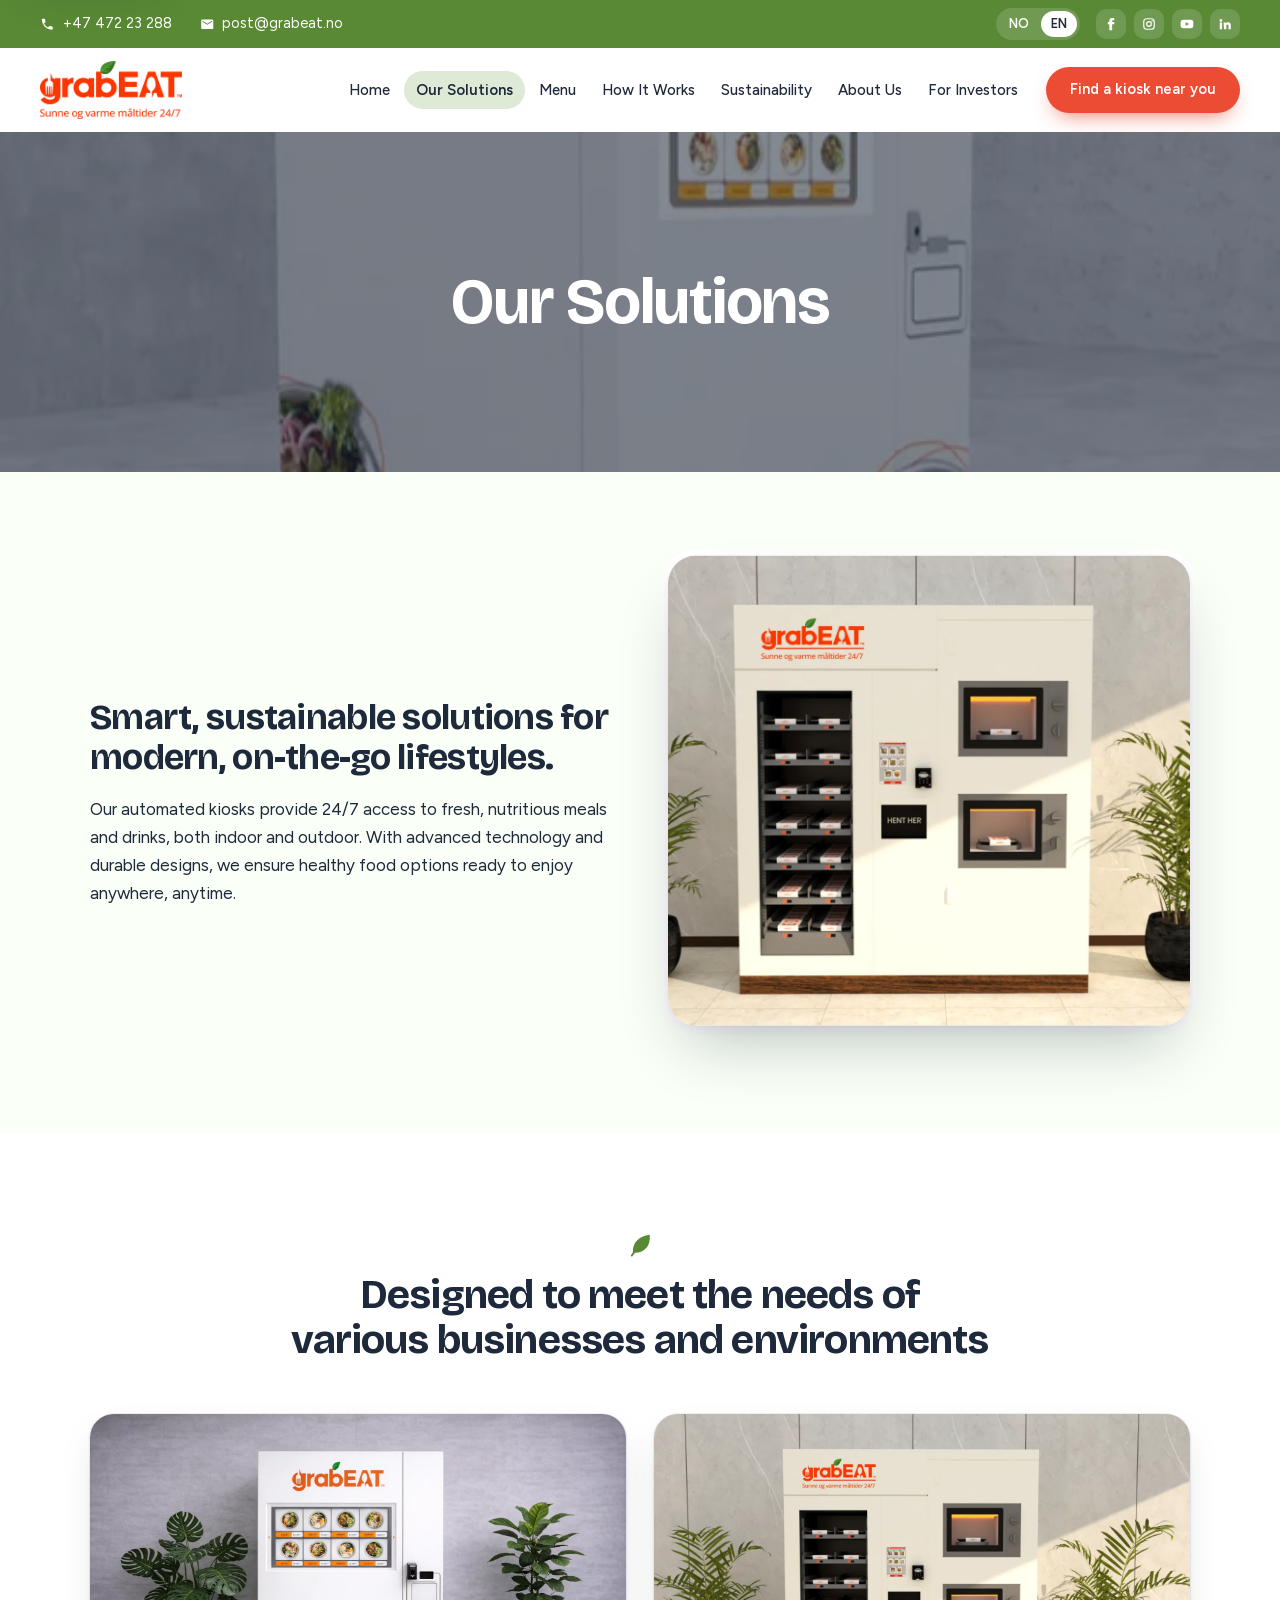
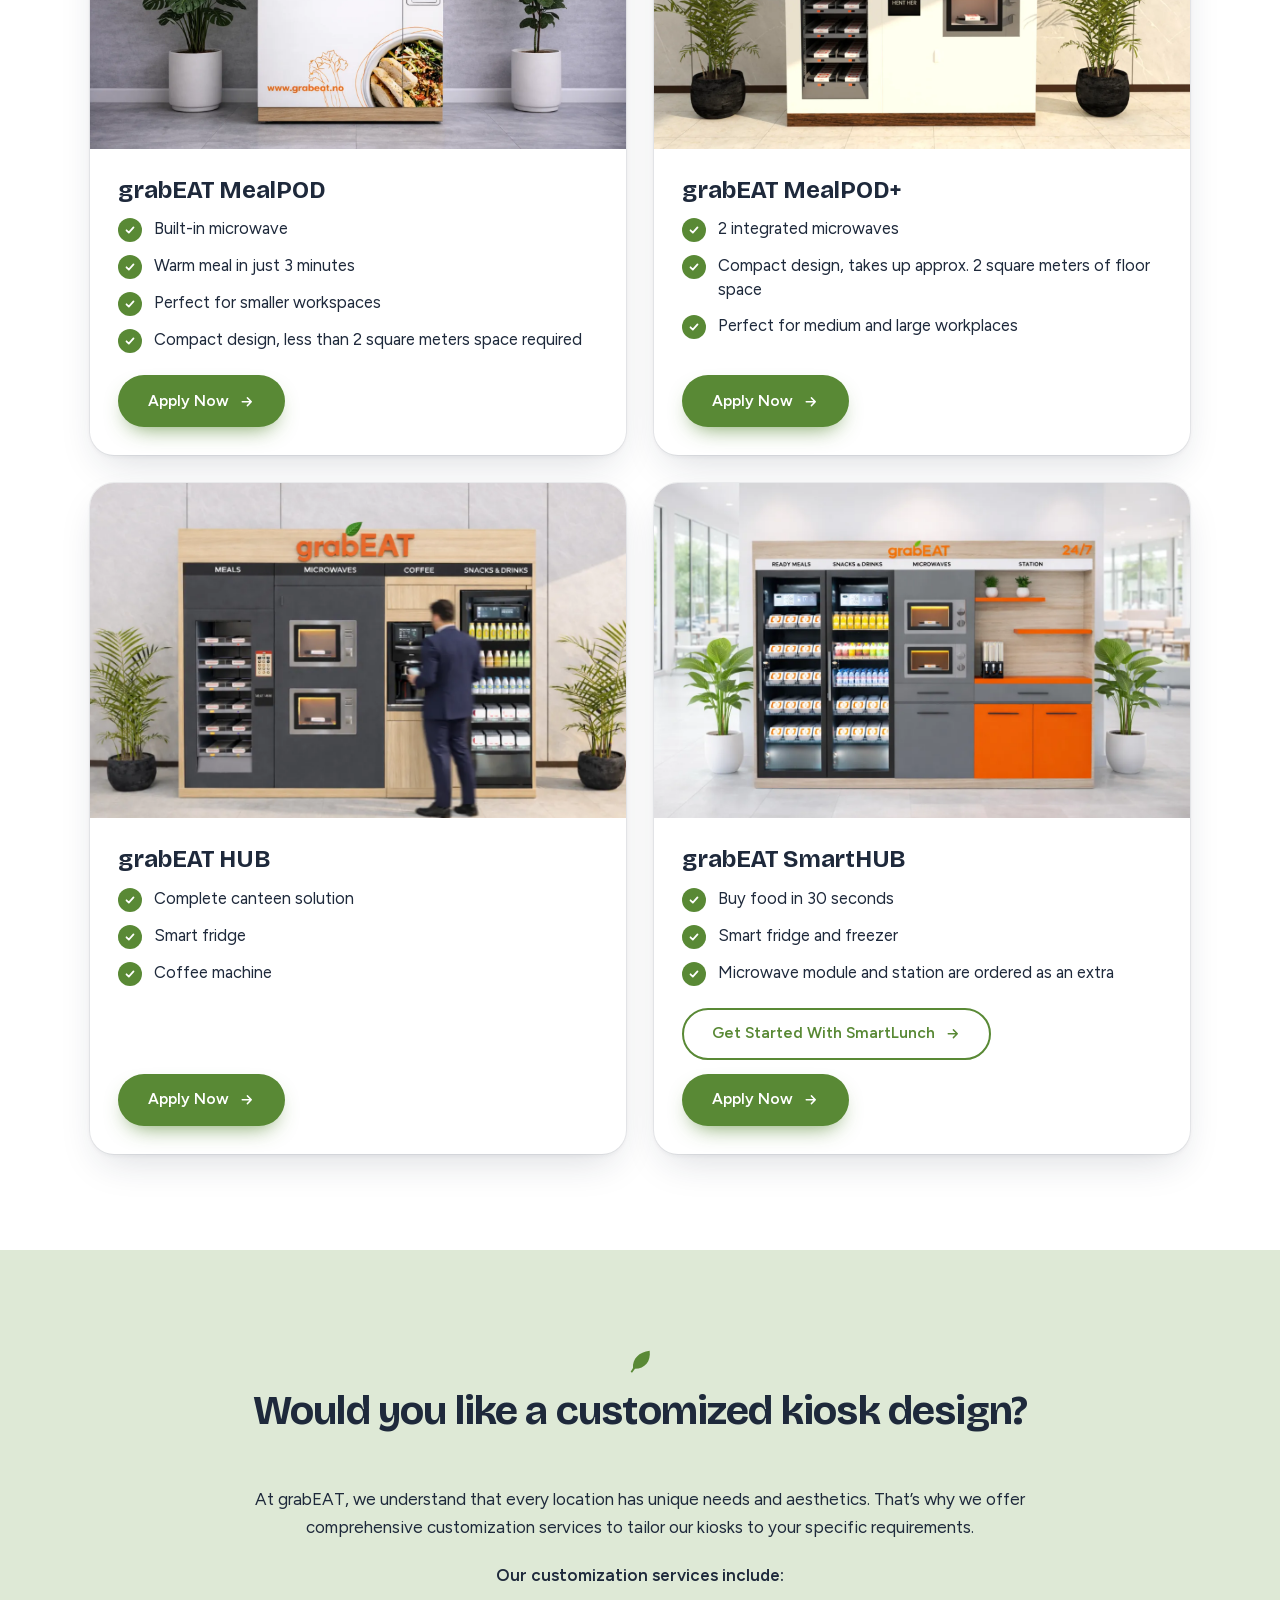
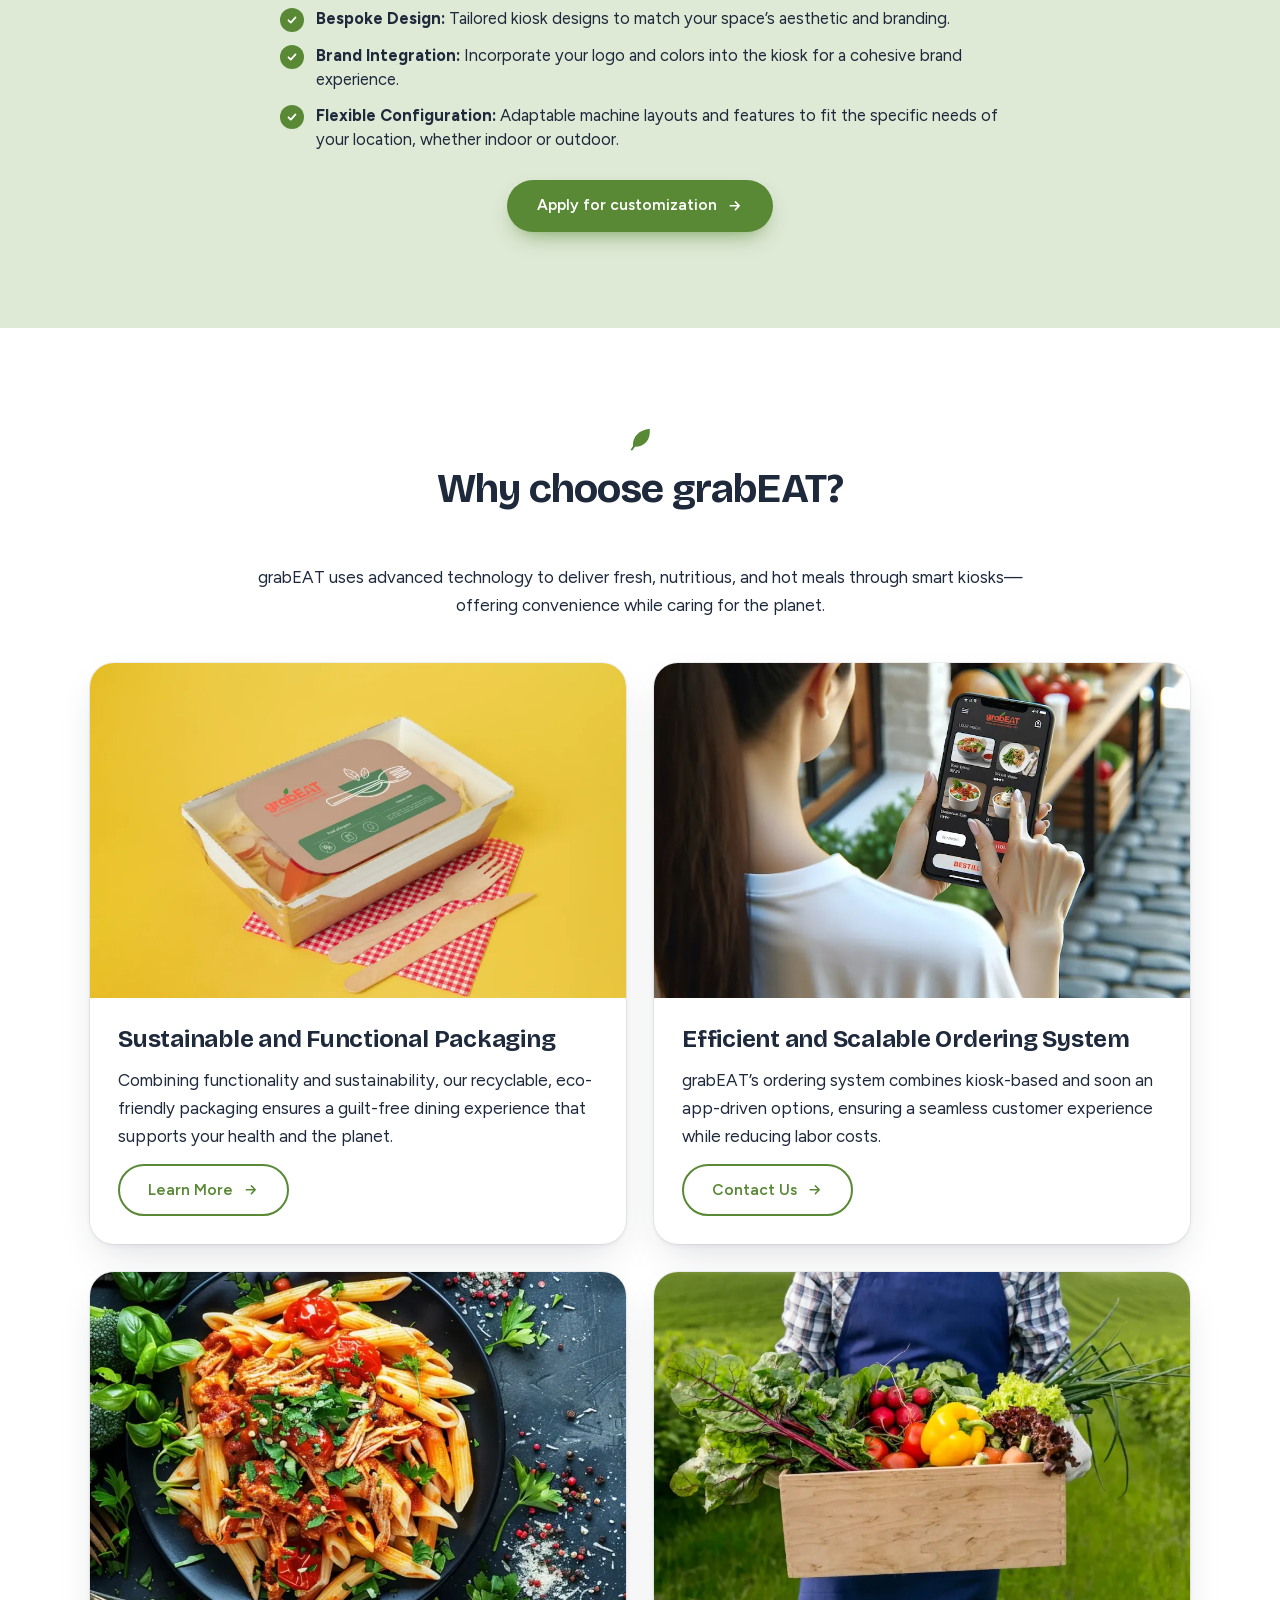
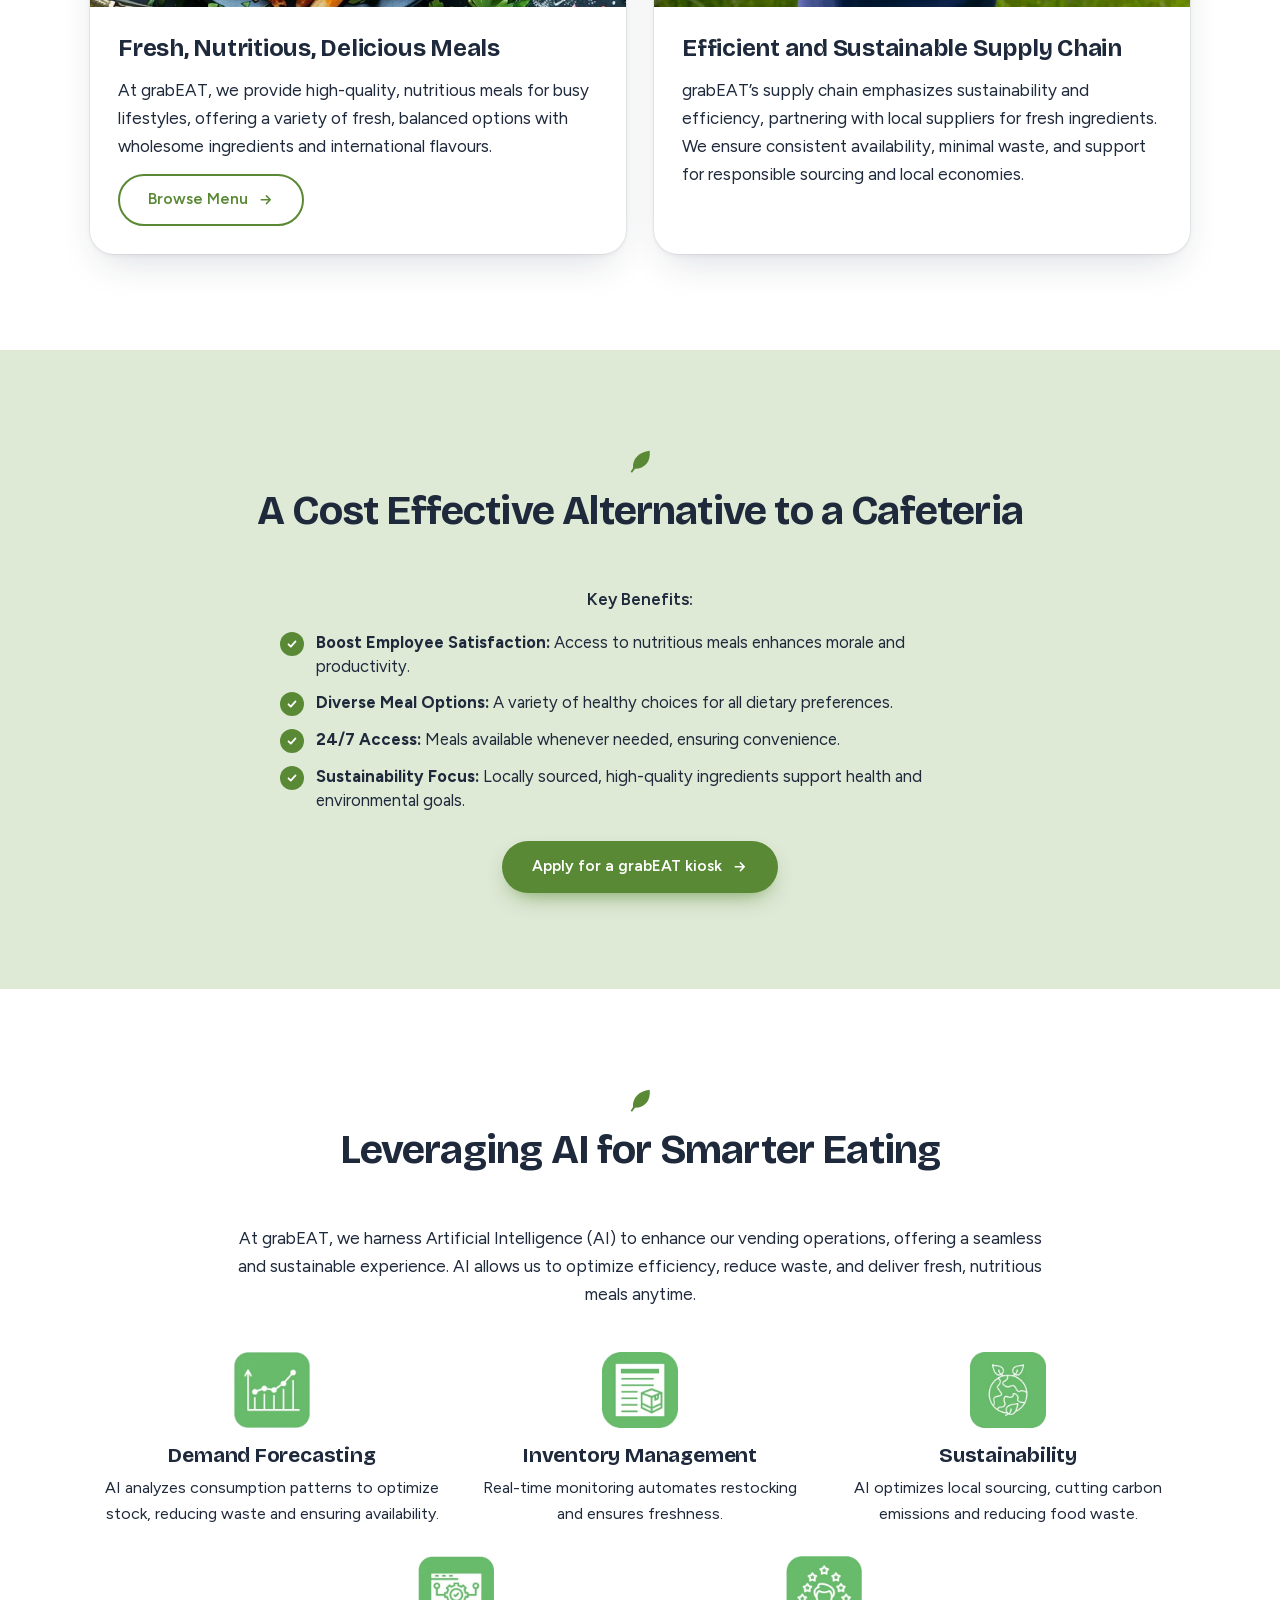
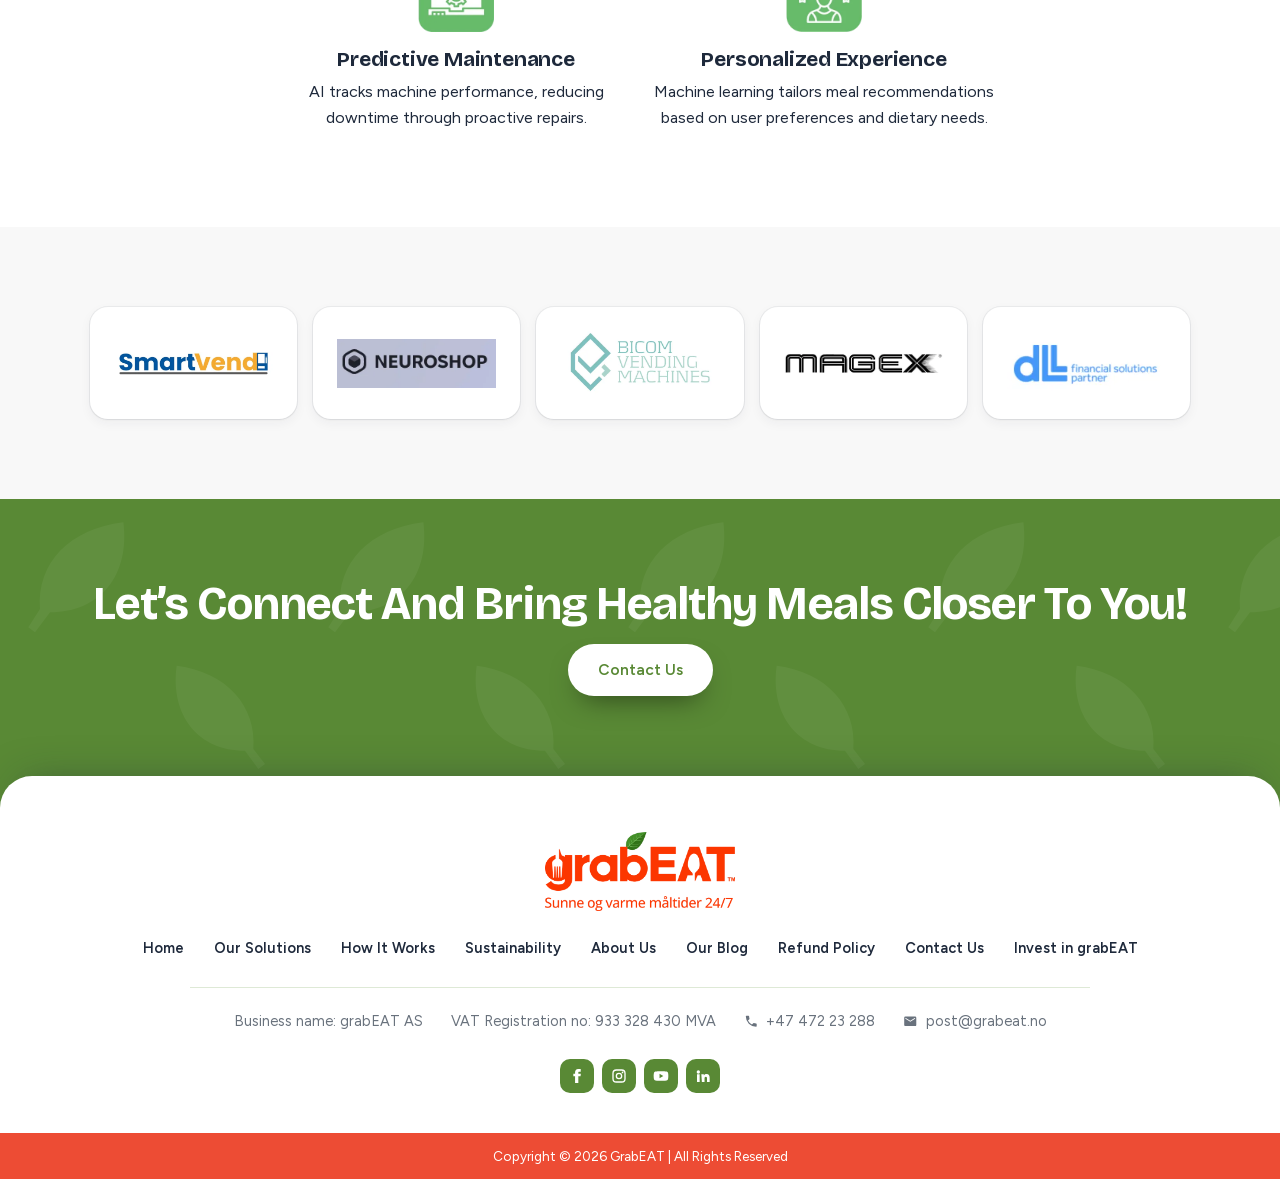
<file: our-solutions/index.html>
<!doctype html>
<html lang="en">
<head>
  <meta charset="utf-8">
  <meta name="viewport" content="width=device-width, initial-scale=1">
  <title>Smart food kiosks for workplaces and public spaces | grabEAT</title>
  <meta name="description" content="Compare grabEAT MealPOD, MealPOD+, HUB and SmartHUB: automated kiosks serving fresh, warm meals 24/7, with custom designs for your location.">
  <link rel="canonical" href="https://grabeat.no/our-solutions/">
  <link rel="alternate" hreflang="en" href="https://grabeat.no/our-solutions/">
  <link rel="alternate" hreflang="no" href="https://grabeat.no/no/our-solutions/">
  <link rel="alternate" hreflang="x-default" href="https://grabeat.no/our-solutions/">
  <meta property="og:type" content="website">
  <meta property="og:site_name" content="grabEAT">
  <meta property="og:locale" content="en_GB">
  <meta property="og:url" content="https://grabeat.no/our-solutions/">
  <meta property="og:title" content="Smart food kiosks for workplaces and public spaces | grabEAT">
  <meta property="og:description" content="Compare grabEAT MealPOD, MealPOD+, HUB and SmartHUB: automated kiosks serving fresh, warm meals 24/7, with custom designs for your location.">
  <meta property="og:image" content="https://grabeat.no/assets/img/grabeat-smart-kiosk.webp">
  <meta name="twitter:card" content="summary_large_image">
  <meta name="twitter:title" content="Smart food kiosks for workplaces and public spaces | grabEAT">
  <meta name="twitter:description" content="Compare grabEAT MealPOD, MealPOD+, HUB and SmartHUB: automated kiosks serving fresh, warm meals 24/7, with custom designs for your location.">
  <meta name="twitter:image" content="https://grabeat.no/assets/img/grabeat-smart-kiosk.webp">
  <meta name="theme-color" content="#598935">
  <link rel="icon" href="../assets/logos/favicon.png">
  <link rel="preload" as="font" type="font/woff2" href="../assets/fonts/bricolage-grotesque-latin.woff2" crossorigin>
  <link rel="stylesheet" href="../styles.css">
  <script>document.documentElement.classList.add('js')</script>
  <script type="application/ld+json">{"@context": "https://schema.org", "@graph": [{"@type": "Organization", "@id": "https://grabeat.no/#organization", "name": "grabEAT AS", "url": "https://grabeat.no/", "logo": "https://grabeat.no/assets/logos/grabeat-logo.webp", "telephone": "+47 472 23 288", "email": "post@grabeat.no", "sameAs": ["https://www.facebook.com/grabEAT.no/", "https://www.instagram.com/grabeat.no/", "https://www.youtube.com/channel/UC2K87p___l81f4XrjC7E9Dw", "https://www.linkedin.com/company/grabeat-no/"]}]}</script>
</head>
<body id="top">
  <a class="skip-link" href="#content">Skip to content</a>

  <!-- Icon sprite -->
  <svg width="0" height="0" style="position:absolute" aria-hidden="true">
    <symbol id="i-phone" viewBox="0 0 24 24"><path fill="currentColor" d="M6.6 10.8a15.1 15.1 0 0 0 6.6 6.6l2.2-2.2a1 1 0 0 1 1-.25c1.1.37 2.3.57 3.6.57a1 1 0 0 1 1 1V20a1 1 0 0 1-1 1A17 17 0 0 1 3 4a1 1 0 0 1 1-1h3.5a1 1 0 0 1 1 1c0 1.25.2 2.45.57 3.57a1 1 0 0 1-.25 1z"/></symbol>
    <symbol id="i-mail" viewBox="0 0 24 24"><path fill="currentColor" d="M20 4H4a2 2 0 0 0-2 2v12c0 1.1.9 2 2 2h16a2 2 0 0 0 2-2V6a2 2 0 0 0-2-2zm0 4-8 5-8-5V6l8 5 8-5z"/></symbol>
    <symbol id="i-pin" viewBox="0 0 24 24"><path fill="currentColor" d="M12 2a7 7 0 0 0-7 7c0 5.25 7 13 7 13s7-7.75 7-13a7 7 0 0 0-7-7zm0 9.5a2.5 2.5 0 1 1 0-5 2.5 2.5 0 0 1 0 5z"/></symbol>
    <symbol id="i-facebook" viewBox="0 0 24 24"><path fill="currentColor" d="M14 8.5V6.6c0-.9.6-1.1 1-1.1h2.6V1.6L14 1.5c-4 0-4.9 3-4.9 4.9v2.1H6.5v4h2.6v10H14v-10h3.3l.5-4z"/></symbol>
    <symbol id="i-instagram" viewBox="0 0 24 24"><g fill="none" stroke="currentColor" stroke-width="2"><rect x="3" y="3" width="18" height="18" rx="5"/><circle cx="12" cy="12" r="4"/></g><circle cx="17.3" cy="6.7" r="1.3" fill="currentColor"/></symbol>
    <symbol id="i-youtube" viewBox="0 0 24 24"><path fill="currentColor" fill-rule="evenodd" d="M22.5 7.2a2.8 2.8 0 0 0-2-2C18.8 4.7 12 4.7 12 4.7s-6.8 0-8.5.5a2.8 2.8 0 0 0-2 2C1 8.9 1 12 1 12s0 3.1.5 4.8a2.8 2.8 0 0 0 2 2c1.7.5 8.5.5 8.5.5s6.8 0 8.5-.5a2.8 2.8 0 0 0 2-2c.5-1.7.5-4.8.5-4.8s0-3.1-.5-4.8zM9.8 15.3V8.7l5.7 3.3z"/></symbol>
    <symbol id="i-linkedin" viewBox="0 0 24 24"><path fill="currentColor" d="M4.98 3.5a2.5 2.5 0 1 1 0 5 2.5 2.5 0 0 1 0-5zM3 9.5h4V21H3zM9.5 9.5h3.8v1.6h.1c.5-1 1.8-2 3.8-2 4 0 4.8 2.6 4.8 6V21h-4v-5.2c0-1.2 0-2.8-1.7-2.8s-2 1.3-2 2.7V21h-4z"/></symbol>
    <symbol id="i-check" viewBox="0 0 24 24"><path fill="none" stroke="currentColor" stroke-width="3" stroke-linecap="round" stroke-linejoin="round" d="m6 12.5 4 4 8-9"/></symbol>
    <symbol id="i-x" viewBox="0 0 24 24"><path fill="none" stroke="currentColor" stroke-width="3" stroke-linecap="round" d="m7 7 10 10M17 7 7 17"/></symbol>
    <symbol id="i-arrow" viewBox="0 0 24 24"><path fill="none" stroke="currentColor" stroke-width="2.25" stroke-linecap="round" stroke-linejoin="round" d="M5 12h14m-6-6 6 6-6 6"/></symbol>
    <symbol id="i-chevron" viewBox="0 0 24 24"><path fill="none" stroke="currentColor" stroke-width="2.5" stroke-linecap="round" stroke-linejoin="round" d="m9 5 7 7-7 7"/></symbol>
  </svg>

  <div class="topbar">
    <div class="container topbar__inner">
      <div class="topbar__contact">
        <a href="tel:+4747223288"><svg class="icon"><use href="#i-phone"/></svg>+47 472 23 288</a>
        <a href="mailto:post@grabeat.no"><svg class="icon"><use href="#i-mail"/></svg>post@grabeat.no</a>
      </div>
      <div class="topbar__end">
        <nav class="lang" aria-label="Language"><a href="../no/our-solutions/" hreflang="no" lang="no">NO</a><a href="./" hreflang="en" aria-current="page">EN</a></nav>
        <div class="socials socials--light"><a href="https://www.facebook.com/grabEAT.no/" aria-label="Facebook"><svg class="icon"><use href="#i-facebook"/></svg></a><a href="https://www.instagram.com/grabeat.no/" aria-label="Instagram"><svg class="icon"><use href="#i-instagram"/></svg></a><a href="https://www.youtube.com/channel/UC2K87p___l81f4XrjC7E9Dw" aria-label="YouTube"><svg class="icon"><use href="#i-youtube"/></svg></a><a href="https://www.linkedin.com/company/grabeat-no/" aria-label="LinkedIn"><svg class="icon"><use href="#i-linkedin"/></svg></a></div>
      </div>
    </div>
  </div>

  <header class="header" data-header>
    <div class="container header__inner">
      <a class="header__logo" href="../" aria-label="grabEAT home">
        <img src="../assets/logos/grabeat-logo.webp" alt="grabEAT – Sunne og varme måltider 24/7" width="640" height="264">
      </a>
      <button class="nav-toggle" type="button" aria-label="Menu" aria-expanded="false" aria-controls="nav" data-nav-toggle><span></span><span></span><span></span></button>
      <nav class="nav" id="nav" aria-label="Main" data-nav>
        <a href="../">Home</a>
        <a href="../our-solutions/" class="is-active">Our Solutions</a><a href="../our-menu/">Menu</a><a href="../how-it-works/">How It Works</a>
        <a href="https://grabeat.no/sustainability/">Sustainability</a>
        <a href="../about-us/">About Us</a>
        <a href="https://grabeat.no/investor/">For Investors</a>
        <a class="btn btn--tomato nav__cta" href="../#locations" data-track="find_kiosk">Find a kiosk near you</a>
      </nav>
    </div>
  </header>

  <main id="content">
    <section class="page-hero" style="background-image:url('../assets/img/page-hero-solutions.webp')"><h1 data-reveal>Our Solutions</h1></section>
    <section class="section section--cream">
      <div class="container">
        <div class="split split--reverse"><div class="split__body prose" data-reveal><h2>Smart, sustainable solutions for modern, on-the-go lifestyles.</h2><p>Our automated kiosks provide 24/7 access to fresh, nutritious meals and drinks, both indoor and outdoor. With advanced technology and durable designs, we ensure healthy food options ready to enjoy anywhere, anytime.</p></div><div class="split__media" data-reveal><img src="../assets/img/grabeat-kiosk-forum-kokstad.webp" alt="A grabEAT kiosk with warm meals" loading="lazy"></div></div>
      </div>
    </section>
    <section class="section">
      <div class="container">
        <h2 class="section__title" data-reveal>Designed to meet the needs of various businesses and environments</h2>
        <div class="cards cards--2"><article class="card"><img src="../assets/img/grabeat-smart-kiosk.webp" alt="The compact grabEAT MealPOD kiosk" loading="lazy"><div class="card__body"><h3>grabEAT MealPOD</h3><ul class="ticks ticks--sm"><li><span class="tick"><svg><use href="#i-check"/></svg></span><span>Built-in microwave</span></li><li><span class="tick"><svg><use href="#i-check"/></svg></span><span>Warm meal in just 3 minutes</span></li><li><span class="tick"><svg><use href="#i-check"/></svg></span><span>Perfect for smaller workspaces</span></li><li><span class="tick"><svg><use href="#i-check"/></svg></span><span>Compact design, less than 2 square meters space required</span></li></ul><div class="btn-row card__foot"><a class="btn btn--green" href="https://grabeat.no/application-form/">Apply Now<svg class="icon"><use href="#i-arrow"/></svg></a></div></div></article><article class="card"><img src="../assets/img/grabeat-kiosk-forum-kokstad.webp" alt="The grabEAT MealPOD+ kiosk with two microwaves" loading="lazy"><div class="card__body"><h3>grabEAT MealPOD+</h3><ul class="ticks ticks--sm"><li><span class="tick"><svg><use href="#i-check"/></svg></span><span>2 integrated microwaves</span></li><li><span class="tick"><svg><use href="#i-check"/></svg></span><span>Compact design, takes up approx. 2 square meters of floor space</span></li><li><span class="tick"><svg><use href="#i-check"/></svg></span><span>Perfect for medium and large workplaces</span></li></ul><div class="btn-row card__foot"><a class="btn btn--green" href="https://grabeat.no/application-form/">Apply Now<svg class="icon"><use href="#i-arrow"/></svg></a></div></div></article><article class="card"><img src="../assets/img/grabeat-hub-indoor-light.webp" alt="The grabEAT HUB indoor kiosk" loading="lazy"><div class="card__body"><h3>grabEAT HUB</h3><ul class="ticks ticks--sm"><li><span class="tick"><svg><use href="#i-check"/></svg></span><span>Complete canteen solution</span></li><li><span class="tick"><svg><use href="#i-check"/></svg></span><span>Smart fridge</span></li><li><span class="tick"><svg><use href="#i-check"/></svg></span><span>Coffee machine</span></li></ul><div class="btn-row card__foot"><a class="btn btn--green" href="https://grabeat.no/application-form/">Apply Now<svg class="icon"><use href="#i-arrow"/></svg></a></div></div></article><article class="card"><img src="../assets/img/grabeat-smarthub-indoor.webp" alt="The grabEAT SmartHUB indoor kiosk" loading="lazy"><div class="card__body"><h3>grabEAT SmartHUB</h3><ul class="ticks ticks--sm"><li><span class="tick"><svg><use href="#i-check"/></svg></span><span>Buy food in 30 seconds</span></li><li><span class="tick"><svg><use href="#i-check"/></svg></span><span>Smart fridge and freezer</span></li><li><span class="tick"><svg><use href="#i-check"/></svg></span><span>Microwave module and station are ordered as an extra</span></li></ul><div class="btn-row card__foot"><a class="btn btn--outline" href="https://grabeat.no/smartlunch">Get Started With SmartLunch<svg class="icon"><use href="#i-arrow"/></svg></a><a class="btn btn--green" href="https://grabeat.no/application-form/">Apply Now<svg class="icon"><use href="#i-arrow"/></svg></a></div></div></article></div>
      </div>
    </section>
    <section class="section section--sage">
      <div class="container narrow center-block">
        <h2 class="section__title" data-reveal>Would you like a customized kiosk design?</h2>
        <p class="intro" data-reveal>At grabEAT, we understand that every location has unique needs and aesthetics. That’s why we offer comprehensive customization services to tailor our kiosks to your specific requirements.</p>
        <p class="intro intro--label" data-reveal>Our customization services include:</p>
        <ul class="ticks ticks--sm" data-reveal><li><span class="tick"><svg><use href="#i-check"/></svg></span><span><strong>Bespoke Design:</strong> Tailored kiosk designs to match your space’s aesthetic and branding.</span></li><li><span class="tick"><svg><use href="#i-check"/></svg></span><span><strong>Brand Integration:</strong> Incorporate your logo and colors into the kiosk for a cohesive brand experience.</span></li><li><span class="tick"><svg><use href="#i-check"/></svg></span><span><strong>Flexible Configuration:</strong> Adaptable machine layouts and features to fit the specific needs of your location, whether indoor or outdoor.</span></li></ul>
        <div class="center" data-reveal><a class="btn btn--green" href="https://grabeat.no/application-form/">Apply for customization<svg class="icon"><use href="#i-arrow"/></svg></a></div>
      </div>
    </section>
    <section class="section">
      <div class="container">
        <h2 class="section__title" data-reveal>Why choose grabEAT?</h2>
        <p class="intro intro--gap" data-reveal>grabEAT uses advanced technology to deliver fresh, nutritious, and hot meals through smart kiosks—offering convenience while caring for the planet.</p>
        <div class="cards cards--2"><article class="card"><img src="../assets/img/grabeat-recyclable-packaging.webp" alt="A grabEAT meal in recyclable packaging" loading="lazy"><div class="card__body"><h3>Sustainable and Functional Packaging</h3><p>Combining functionality and sustainability, our recyclable, eco-friendly packaging ensures a guilt-free dining experience that supports your health and the planet.</p><div class="card__foot"><a class="btn btn--outline" href="https://grabeat.no/grabeat-nutrivault/">Learn More<svg class="icon"><use href="#i-arrow"/></svg></a></div></div></article><article class="card"><img src="../assets/img/woman-choosing-meal-on-phone.webp" alt="A woman choosing a meal on her phone" loading="lazy"><div class="card__body"><h3>Efficient and Scalable Ordering System</h3><p>grabEAT’s ordering system combines kiosk-based and soon an app-driven options, ensuring a seamless customer experience while reducing labor costs.</p><div class="card__foot"><a class="btn btn--outline" href="../contact-us/">Contact Us<svg class="icon"><use href="#i-arrow"/></svg></a></div></div></article><article class="card"><img src="../assets/img/pasta-with-meat-sauce.webp" alt="Pasta with meat sauce on a blue plate" loading="lazy"><div class="card__body"><h3>Fresh, Nutritious, Delicious Meals</h3><p>At grabEAT, we provide high-quality, nutritious meals for busy lifestyles, offering a variety of fresh, balanced options with wholesome ingredients and international flavours.</p><div class="card__foot"><a class="btn btn--outline" href="../our-menu/">Browse Menu<svg class="icon"><use href="#i-arrow"/></svg></a></div></div></article><article class="card"><img src="../assets/img/man-holding-vegetable-basket.webp" alt="A man holding a basket of vegetables" loading="lazy"><div class="card__body"><h3>Efficient and Sustainable Supply Chain</h3><p>grabEAT’s supply chain emphasizes sustainability and efficiency, partnering with local suppliers for fresh ingredients. We ensure consistent availability, minimal waste, and support for responsible sourcing and local economies.</p></div></article></div>
      </div>
    </section>
    <section class="section section--sage">
      <div class="container narrow center-block">
        <h2 class="section__title" data-reveal>A Cost Effective Alternative to a Cafeteria</h2>
        <p class="intro intro--label" data-reveal>Key Benefits:</p>
        <ul class="ticks ticks--sm" data-reveal><li><span class="tick"><svg><use href="#i-check"/></svg></span><span><strong>Boost Employee Satisfaction:</strong> Access to nutritious meals enhances morale and productivity.</span></li><li><span class="tick"><svg><use href="#i-check"/></svg></span><span><strong>Diverse Meal Options:</strong> A variety of healthy choices for all dietary preferences.</span></li><li><span class="tick"><svg><use href="#i-check"/></svg></span><span><strong>24/7 Access:</strong> Meals available whenever needed, ensuring convenience.</span></li><li><span class="tick"><svg><use href="#i-check"/></svg></span><span><strong>Sustainability Focus:</strong> Locally sourced, high-quality ingredients support health and environmental goals.</span></li></ul>
        <div class="center" data-reveal><a class="btn btn--green" href="https://grabeat.no/application-form/">Apply for a grabEAT kiosk<svg class="icon"><use href="#i-arrow"/></svg></a></div>
      </div>
    </section>
    <section class="section">
      <div class="container">
        <h2 class="section__title" data-reveal>Leveraging AI for Smarter Eating</h2>
        <p class="intro intro--gap" data-reveal>At grabEAT, we harness Artificial Intelligence (AI) to enhance our vending operations, offering a seamless and sustainable experience. AI allows us to optimize efficiency, reduce waste, and deliver fresh, nutritious meals anytime.</p>
        <ul class="features" data-reveal><li class="feature"><img class="feature__icon" src="../assets/img/icon-ai-demand-forecasting.webp" alt="" loading="lazy"><h3>Demand Forecasting</h3><p>AI analyzes consumption patterns to optimize stock, reducing waste and ensuring availability.</p></li><li class="feature"><img class="feature__icon" src="../assets/img/icon-ai-inventory-management.webp" alt="" loading="lazy"><h3>Inventory Management</h3><p>Real-time monitoring automates restocking and ensures freshness.</p></li><li class="feature"><img class="feature__icon" src="../assets/img/icon-ai-sustainability.webp" alt="" loading="lazy"><h3>Sustainability</h3><p>AI optimizes local sourcing, cutting carbon emissions and reducing food waste.</p></li><li class="feature"><img class="feature__icon" src="../assets/img/icon-ai-predictive-maintenance.webp" alt="" loading="lazy"><h3>Predictive Maintenance</h3><p>AI tracks machine performance, reducing downtime through proactive repairs.</p></li><li class="feature"><img class="feature__icon" src="../assets/img/icon-ai-personalized-experience.webp" alt="" loading="lazy"><h3>Personalized Experience</h3><p>Machine learning tailors meal recommendations based on user preferences and dietary needs.</p></li></ul>
      </div>
    </section>
    <section class="section section--logos">
      <div class="container"><div class="logos logos--5" data-reveal><img src="../assets/logos/smartvend.webp" alt="SmartVend AS" loading="lazy"><img src="../assets/logos/neuroshop-tech.webp" alt="Neuroshop Tech" loading="lazy"><img src="../assets/logos/bicom-italy.webp" alt="Bicom Italy" loading="lazy"><img src="../assets/logos/magex-italy.webp" alt="Magex Italy" loading="lazy"><img src="../assets/logos/dll-finance.webp" alt="DLL Finance" loading="lazy"></div></div>
    </section>
    <section class="section section--green section--band">
      <div class="container center" data-reveal>
        <h2>Let’s Connect And Bring Healthy Meals Closer To You!</h2>
        <a class="btn btn--white" href="../contact-us/">Contact Us</a>
      </div>
    </section>
  </main>

  <footer class="footer">
    <div class="container footer__inner">
      <a href="../" class="footer__logo" aria-label="grabEAT home"><img src="../assets/logos/grabeat-logo.webp" alt="grabEAT – Sunne og varme måltider 24/7" loading="lazy" width="640" height="264"></a>
      <nav class="footer__nav" aria-label="Footer">
        <a href="../">Home</a>
        <a href="../our-solutions/">Our Solutions</a>
        <a href="../how-it-works/">How It Works</a>
        <a href="https://grabeat.no/sustainability/">Sustainability</a>
        <a href="../about-us/">About Us</a>
        <a href="https://grabeat.no/blog/">Our Blog</a>
        <a href="https://grabeat.no/refund-policy">Refund Policy</a>
        <a href="../contact-us/">Contact Us</a>
        <a href="https://grabeat.no/investor/">Invest in grabEAT</a>
      </nav>
      <ul class="footer__info">
        <li>Business name: grabEAT AS</li>
        <li>VAT Registration no: 933 328 430 MVA</li>
        <li><a href="tel:+4747223288"><svg class="icon"><use href="#i-phone"/></svg>+47 472 23 288</a></li>
        <li><a href="mailto:post@grabeat.no"><svg class="icon"><use href="#i-mail"/></svg>post@grabeat.no</a></li>
      </ul>
      <div class="socials"><a href="https://www.facebook.com/grabEAT.no/" aria-label="Facebook"><svg class="icon"><use href="#i-facebook"/></svg></a><a href="https://www.instagram.com/grabeat.no/" aria-label="Instagram"><svg class="icon"><use href="#i-instagram"/></svg></a><a href="https://www.youtube.com/channel/UC2K87p___l81f4XrjC7E9Dw" aria-label="YouTube"><svg class="icon"><use href="#i-youtube"/></svg></a><a href="https://www.linkedin.com/company/grabeat-no/" aria-label="LinkedIn"><svg class="icon"><use href="#i-linkedin"/></svg></a></div>
    </div>
    <div class="footer__legal">Copyright © <span data-year>2026</span> GrabEAT | All Rights Reserved</div>
  </footer>

  <a class="to-top" href="#top" aria-label="Back to top" data-to-top><svg class="icon"><use href="#i-chevron"/></svg></a>

  <div class="mobile-bar">
    <a class="btn btn--green" href="https://www.google.com/maps/search/?api=1&amp;query=grabEAT+kiosk" data-track="find_kiosk"><svg class="icon"><use href="#i-pin"/></svg>Find kiosk</a>
    <a class="btn btn--outline" href="tel:+4747223288"><svg class="icon"><use href="#i-phone"/></svg>Call</a>
  </div>

  <script src="../script.js"></script>
</body>
</html>
</file>
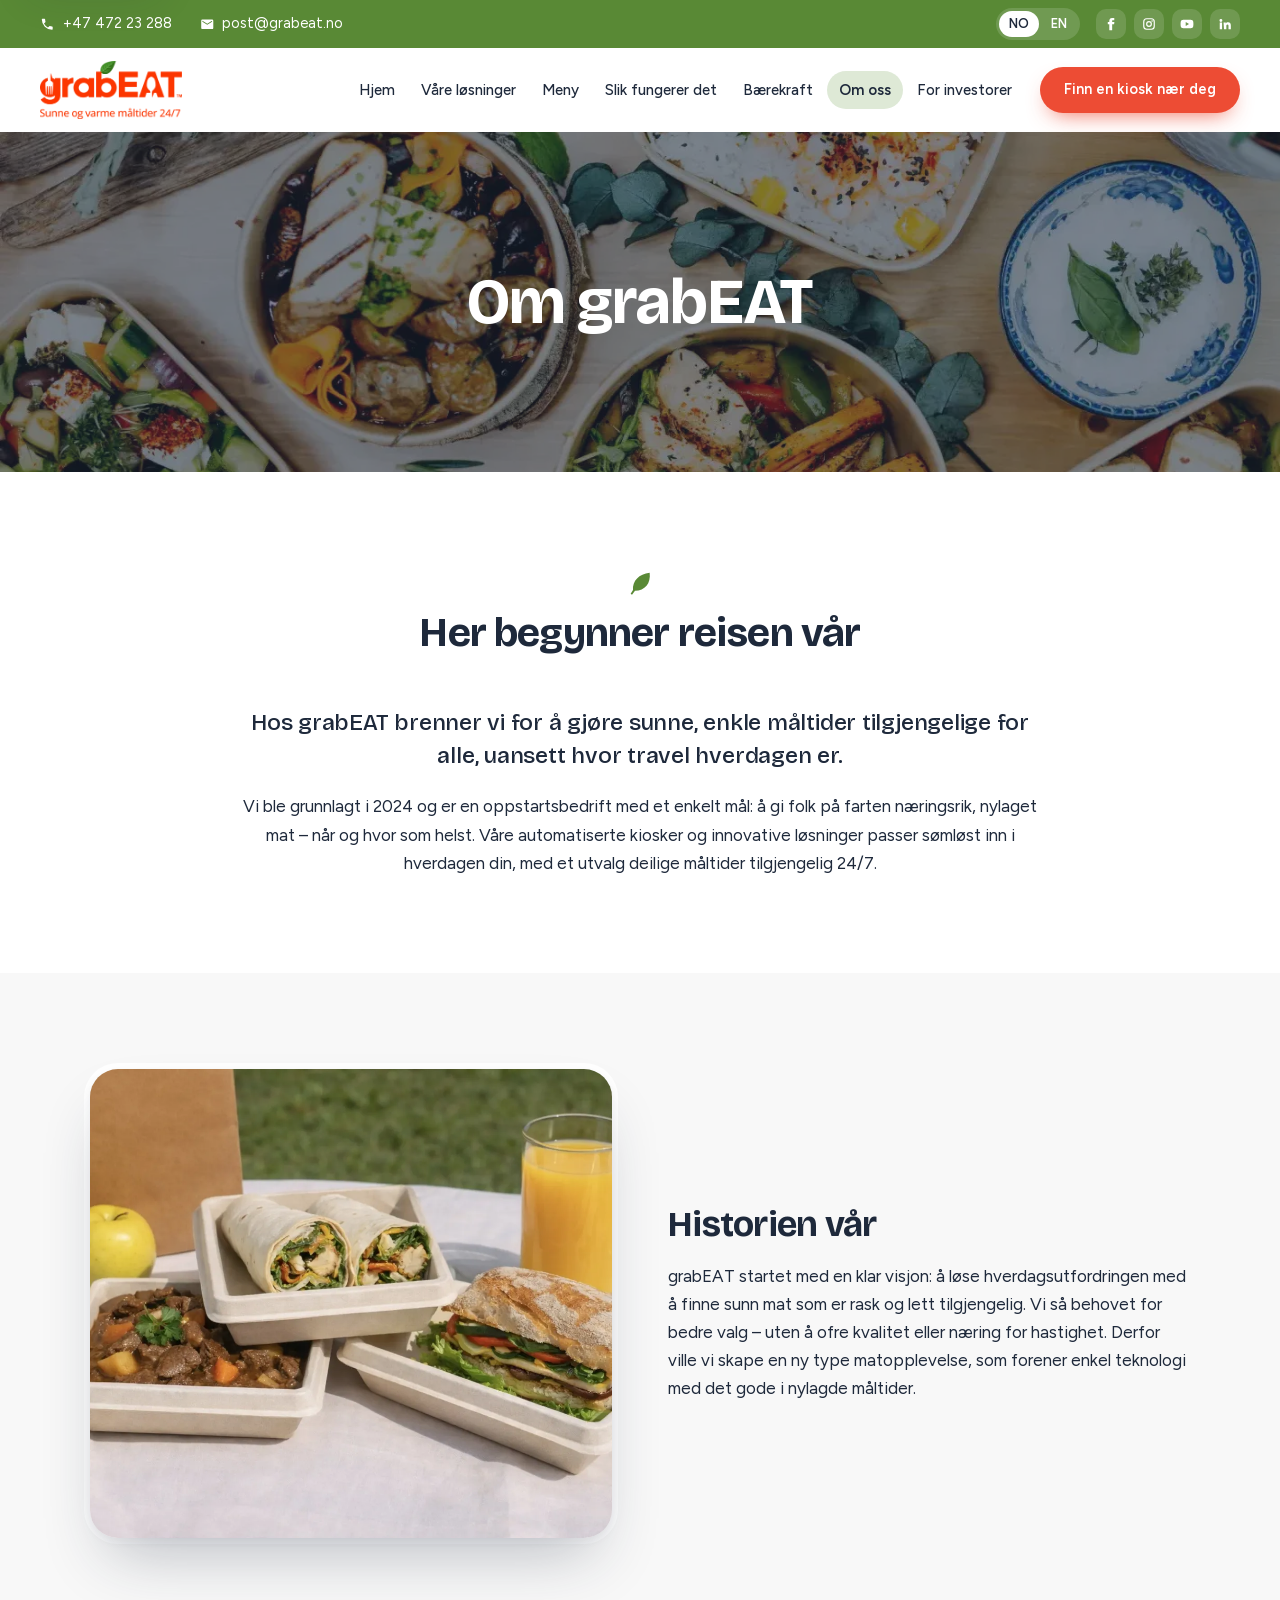
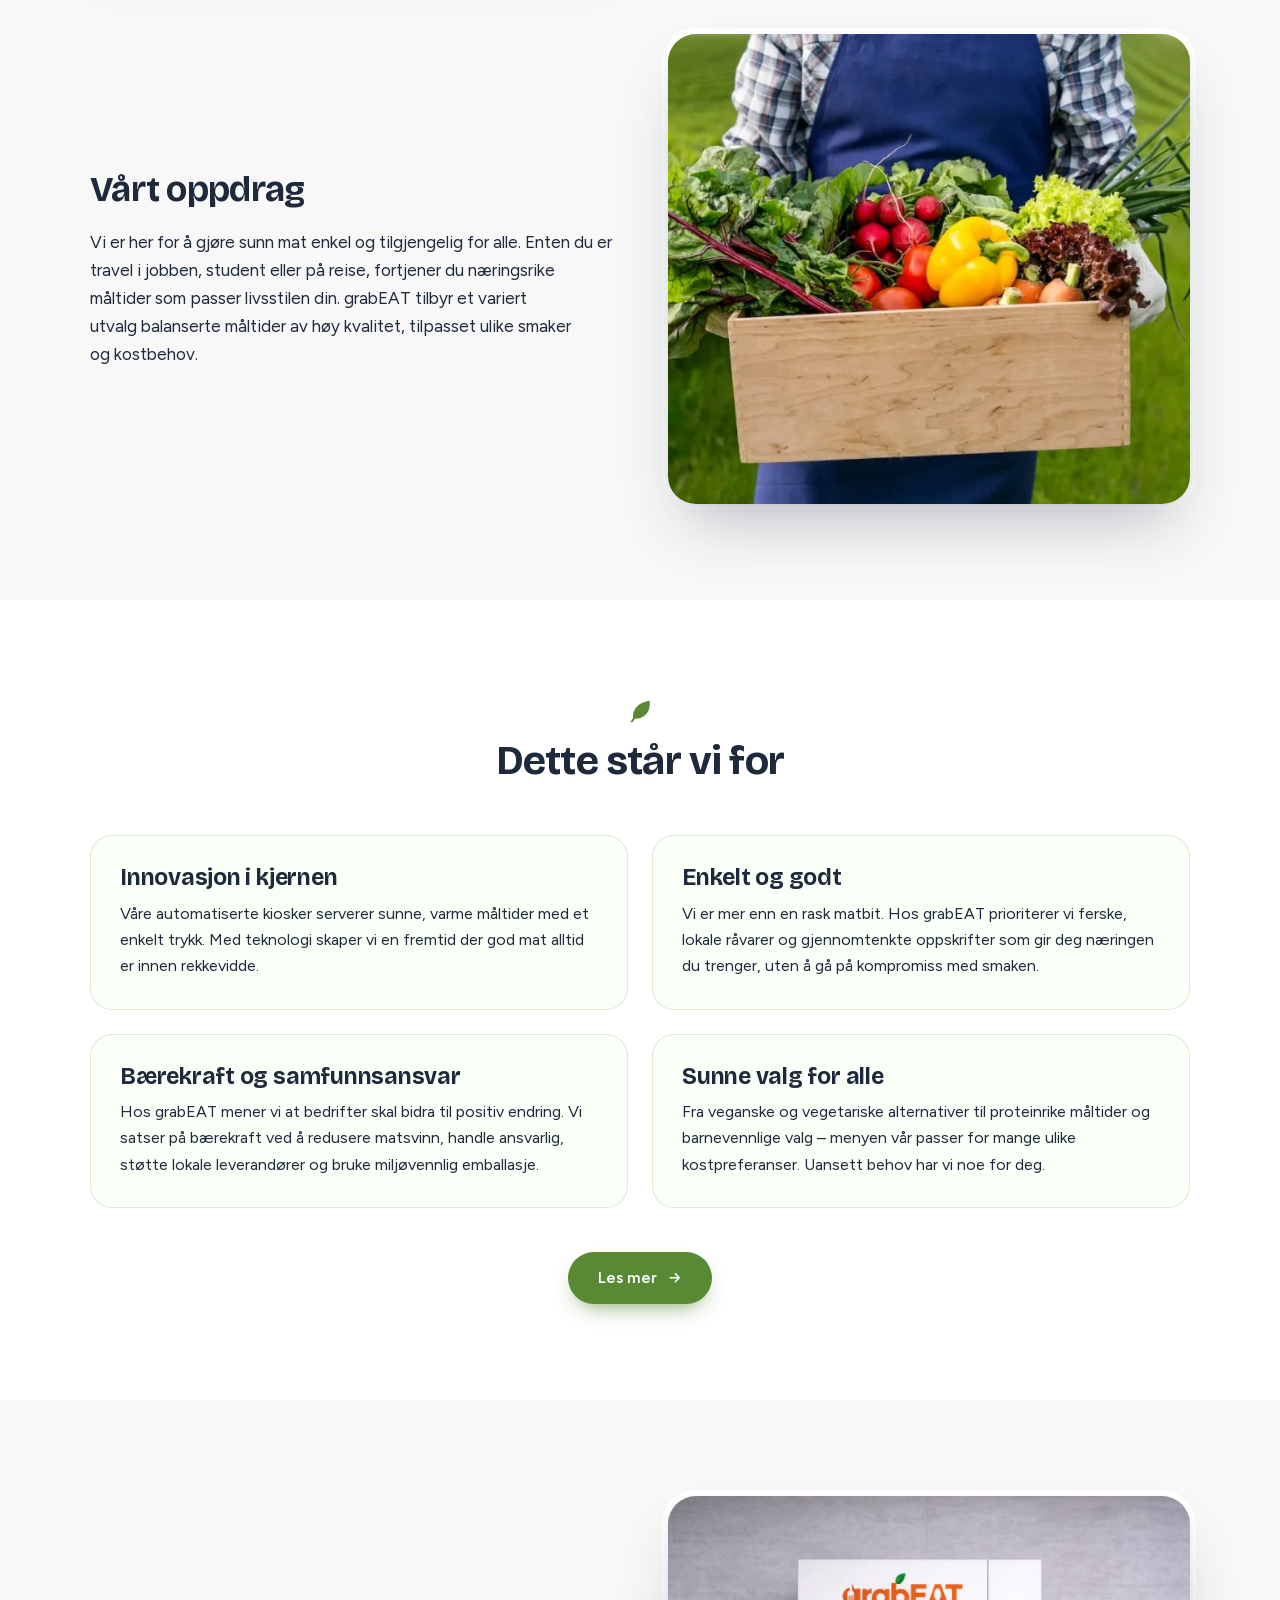
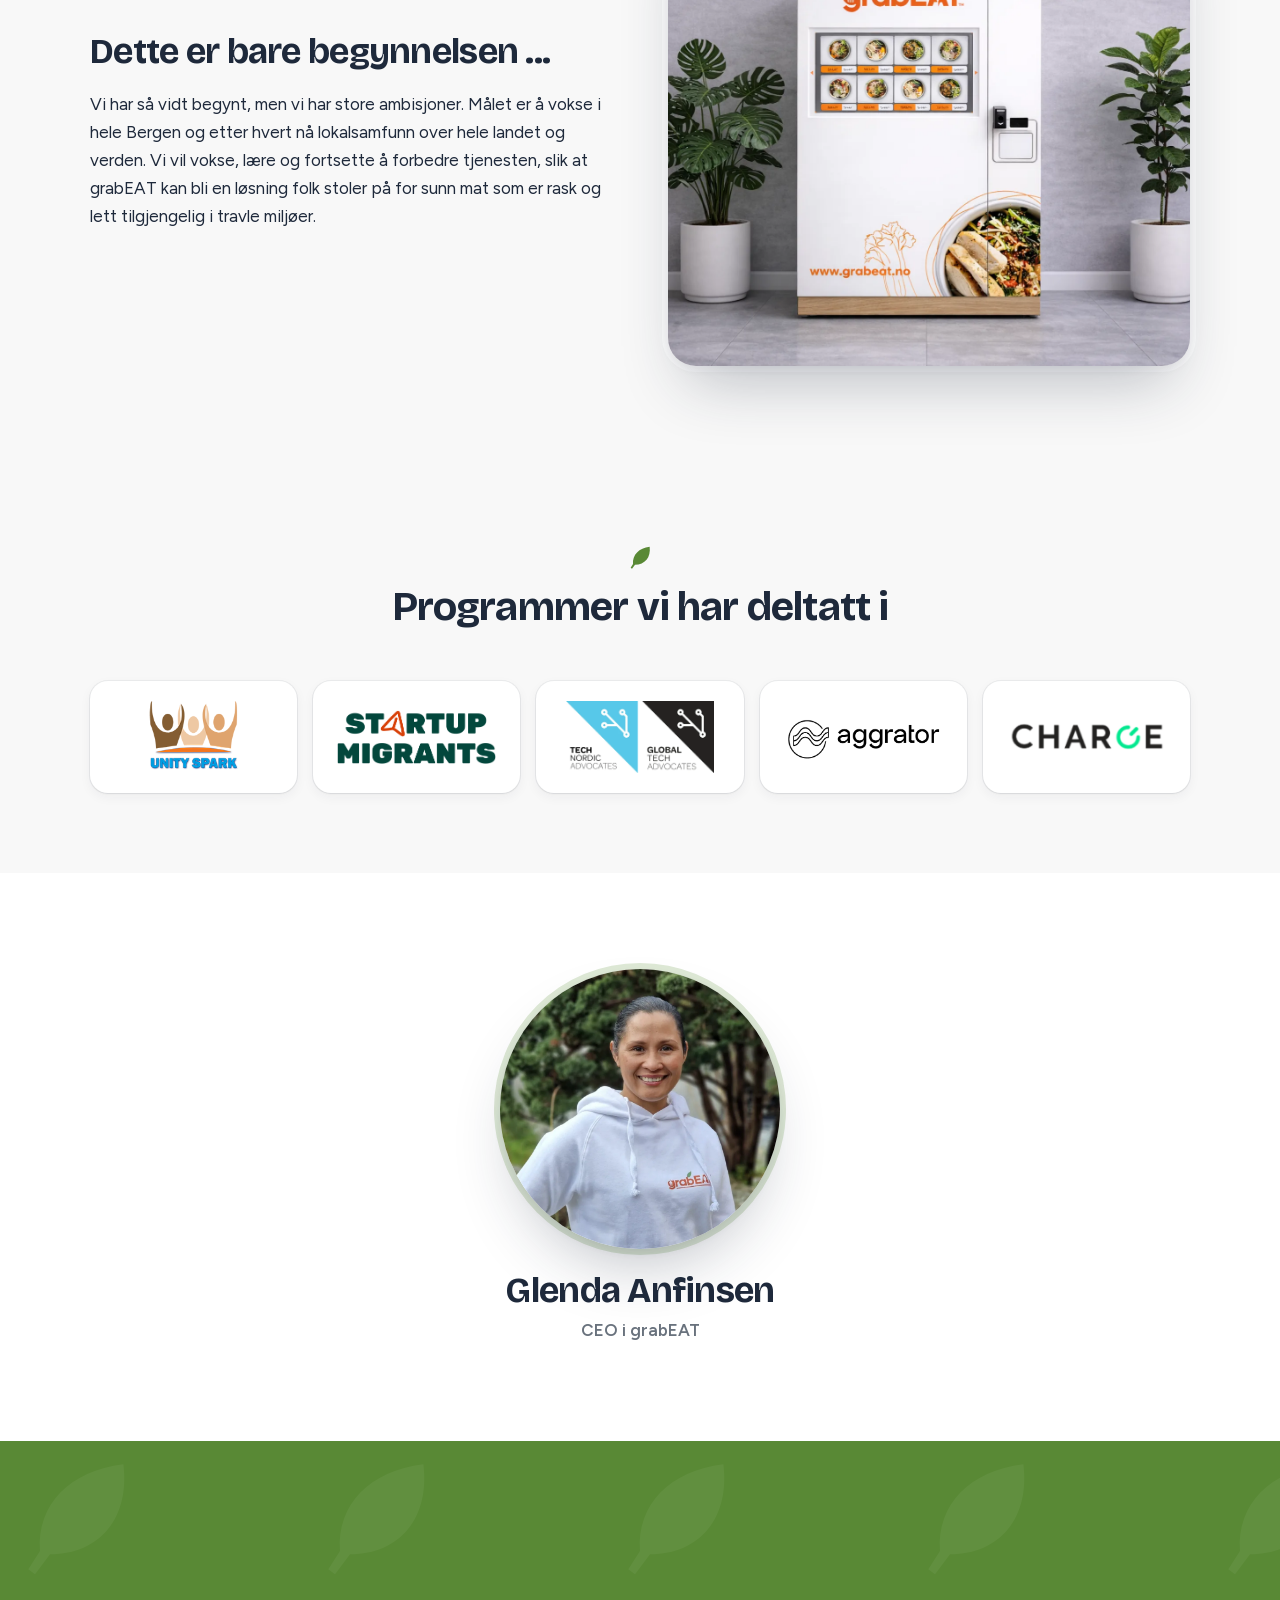
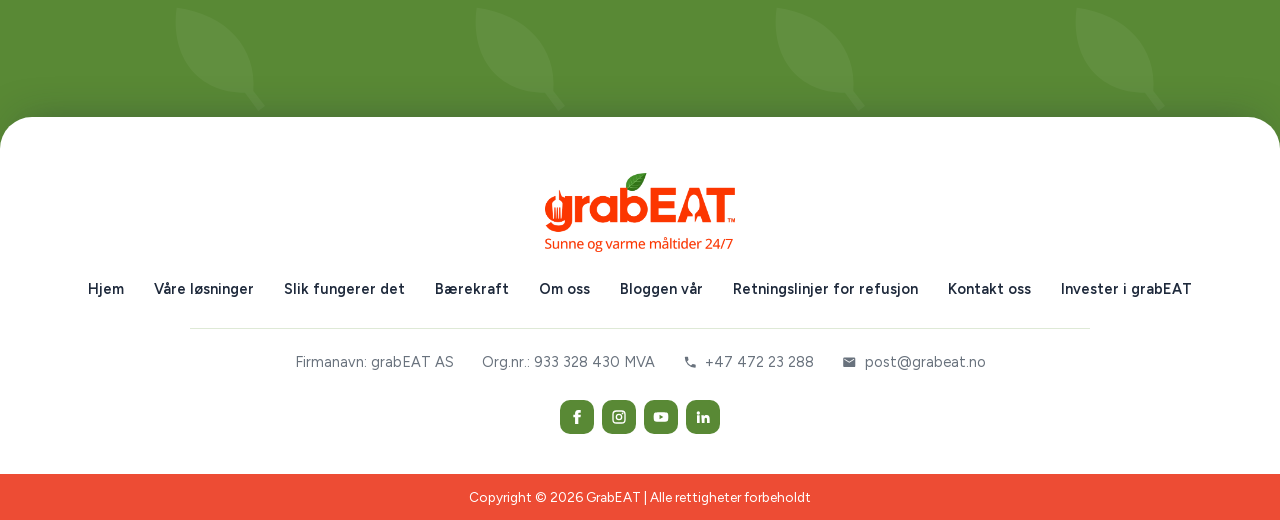
<file: no/about-us/index.html>
<!doctype html>
<html lang="no">
<head>
  <meta charset="utf-8">
  <meta name="viewport" content="width=device-width, initial-scale=1">
  <title>Om oss: sunn mat som er lett tilgjengelig | grabEAT</title>
  <meta name="description" content="grabEAT er en oppstartsbedrift fra 2024 med et enkelt mål: næringsrik, nylaget mat for folk på farten, tilgjengelig 24/7 i smarte kiosker.">
  <link rel="canonical" href="https://grabeat.no/no/about-us/">
  <link rel="alternate" hreflang="en" href="https://grabeat.no/about-us/">
  <link rel="alternate" hreflang="no" href="https://grabeat.no/no/about-us/">
  <link rel="alternate" hreflang="x-default" href="https://grabeat.no/about-us/">
  <meta property="og:type" content="website">
  <meta property="og:site_name" content="grabEAT">
  <meta property="og:locale" content="nb_NO">
  <meta property="og:url" content="https://grabeat.no/no/about-us/">
  <meta property="og:title" content="Om oss: sunn mat som er lett tilgjengelig | grabEAT">
  <meta property="og:description" content="grabEAT er en oppstartsbedrift fra 2024 med et enkelt mål: næringsrik, nylaget mat for folk på farten, tilgjengelig 24/7 i smarte kiosker.">
  <meta property="og:image" content="https://grabeat.no/assets/img/grabeat-smart-kiosk.webp">
  <meta name="twitter:card" content="summary_large_image">
  <meta name="twitter:title" content="Om oss: sunn mat som er lett tilgjengelig | grabEAT">
  <meta name="twitter:description" content="grabEAT er en oppstartsbedrift fra 2024 med et enkelt mål: næringsrik, nylaget mat for folk på farten, tilgjengelig 24/7 i smarte kiosker.">
  <meta name="twitter:image" content="https://grabeat.no/assets/img/grabeat-smart-kiosk.webp">
  <meta name="theme-color" content="#598935">
  <link rel="icon" href="../../assets/logos/favicon.png">
  <link rel="preload" as="font" type="font/woff2" href="../../assets/fonts/bricolage-grotesque-latin.woff2" crossorigin>
  <link rel="stylesheet" href="../../styles.css">
  <script>document.documentElement.classList.add('js')</script>
  <script type="application/ld+json">{"@context": "https://schema.org", "@graph": [{"@type": "Organization", "@id": "https://grabeat.no/#organization", "name": "grabEAT AS", "url": "https://grabeat.no/", "logo": "https://grabeat.no/assets/logos/grabeat-logo.webp", "telephone": "+47 472 23 288", "email": "post@grabeat.no", "sameAs": ["https://www.facebook.com/grabEAT.no/", "https://www.instagram.com/grabeat.no/", "https://www.youtube.com/channel/UC2K87p___l81f4XrjC7E9Dw", "https://www.linkedin.com/company/grabeat-no/"]}]}</script>
</head>
<body id="top">
  <a class="skip-link" href="#content">Hopp til innhold</a>

  <!-- Icon sprite -->
  <svg width="0" height="0" style="position:absolute" aria-hidden="true">
    <symbol id="i-phone" viewBox="0 0 24 24"><path fill="currentColor" d="M6.6 10.8a15.1 15.1 0 0 0 6.6 6.6l2.2-2.2a1 1 0 0 1 1-.25c1.1.37 2.3.57 3.6.57a1 1 0 0 1 1 1V20a1 1 0 0 1-1 1A17 17 0 0 1 3 4a1 1 0 0 1 1-1h3.5a1 1 0 0 1 1 1c0 1.25.2 2.45.57 3.57a1 1 0 0 1-.25 1z"/></symbol>
    <symbol id="i-mail" viewBox="0 0 24 24"><path fill="currentColor" d="M20 4H4a2 2 0 0 0-2 2v12c0 1.1.9 2 2 2h16a2 2 0 0 0 2-2V6a2 2 0 0 0-2-2zm0 4-8 5-8-5V6l8 5 8-5z"/></symbol>
    <symbol id="i-pin" viewBox="0 0 24 24"><path fill="currentColor" d="M12 2a7 7 0 0 0-7 7c0 5.25 7 13 7 13s7-7.75 7-13a7 7 0 0 0-7-7zm0 9.5a2.5 2.5 0 1 1 0-5 2.5 2.5 0 0 1 0 5z"/></symbol>
    <symbol id="i-facebook" viewBox="0 0 24 24"><path fill="currentColor" d="M14 8.5V6.6c0-.9.6-1.1 1-1.1h2.6V1.6L14 1.5c-4 0-4.9 3-4.9 4.9v2.1H6.5v4h2.6v10H14v-10h3.3l.5-4z"/></symbol>
    <symbol id="i-instagram" viewBox="0 0 24 24"><g fill="none" stroke="currentColor" stroke-width="2"><rect x="3" y="3" width="18" height="18" rx="5"/><circle cx="12" cy="12" r="4"/></g><circle cx="17.3" cy="6.7" r="1.3" fill="currentColor"/></symbol>
    <symbol id="i-youtube" viewBox="0 0 24 24"><path fill="currentColor" fill-rule="evenodd" d="M22.5 7.2a2.8 2.8 0 0 0-2-2C18.8 4.7 12 4.7 12 4.7s-6.8 0-8.5.5a2.8 2.8 0 0 0-2 2C1 8.9 1 12 1 12s0 3.1.5 4.8a2.8 2.8 0 0 0 2 2c1.7.5 8.5.5 8.5.5s6.8 0 8.5-.5a2.8 2.8 0 0 0 2-2c.5-1.7.5-4.8.5-4.8s0-3.1-.5-4.8zM9.8 15.3V8.7l5.7 3.3z"/></symbol>
    <symbol id="i-linkedin" viewBox="0 0 24 24"><path fill="currentColor" d="M4.98 3.5a2.5 2.5 0 1 1 0 5 2.5 2.5 0 0 1 0-5zM3 9.5h4V21H3zM9.5 9.5h3.8v1.6h.1c.5-1 1.8-2 3.8-2 4 0 4.8 2.6 4.8 6V21h-4v-5.2c0-1.2 0-2.8-1.7-2.8s-2 1.3-2 2.7V21h-4z"/></symbol>
    <symbol id="i-check" viewBox="0 0 24 24"><path fill="none" stroke="currentColor" stroke-width="3" stroke-linecap="round" stroke-linejoin="round" d="m6 12.5 4 4 8-9"/></symbol>
    <symbol id="i-x" viewBox="0 0 24 24"><path fill="none" stroke="currentColor" stroke-width="3" stroke-linecap="round" d="m7 7 10 10M17 7 7 17"/></symbol>
    <symbol id="i-arrow" viewBox="0 0 24 24"><path fill="none" stroke="currentColor" stroke-width="2.25" stroke-linecap="round" stroke-linejoin="round" d="M5 12h14m-6-6 6 6-6 6"/></symbol>
    <symbol id="i-chevron" viewBox="0 0 24 24"><path fill="none" stroke="currentColor" stroke-width="2.5" stroke-linecap="round" stroke-linejoin="round" d="m9 5 7 7-7 7"/></symbol>
  </svg>

  <div class="topbar">
    <div class="container topbar__inner">
      <div class="topbar__contact">
        <a href="tel:+4747223288"><svg class="icon"><use href="#i-phone"/></svg>+47 472 23 288</a>
        <a href="mailto:post@grabeat.no"><svg class="icon"><use href="#i-mail"/></svg>post@grabeat.no</a>
      </div>
      <div class="topbar__end">
        <nav class="lang" aria-label="Språk"><a href="./" hreflang="no" aria-current="page">NO</a><a href="../../about-us/" hreflang="en" lang="en">EN</a></nav>
        <div class="socials socials--light"><a href="https://www.facebook.com/grabEAT.no/" aria-label="Facebook"><svg class="icon"><use href="#i-facebook"/></svg></a><a href="https://www.instagram.com/grabeat.no/" aria-label="Instagram"><svg class="icon"><use href="#i-instagram"/></svg></a><a href="https://www.youtube.com/channel/UC2K87p___l81f4XrjC7E9Dw" aria-label="YouTube"><svg class="icon"><use href="#i-youtube"/></svg></a><a href="https://www.linkedin.com/company/grabeat-no/" aria-label="LinkedIn"><svg class="icon"><use href="#i-linkedin"/></svg></a></div>
      </div>
    </div>
  </div>

  <header class="header" data-header>
    <div class="container header__inner">
      <a class="header__logo" href="../" aria-label="grabEAT forside">
        <img src="../../assets/logos/grabeat-logo.webp" alt="grabEAT – Sunne og varme måltider 24/7" width="640" height="264">
      </a>
      <button class="nav-toggle" type="button" aria-label="Meny" aria-expanded="false" aria-controls="nav" data-nav-toggle><span></span><span></span><span></span></button>
      <nav class="nav" id="nav" aria-label="Hovedmeny" data-nav>
        <a href="../">Hjem</a>
        <a href="../our-solutions/">Våre løsninger</a><a href="../our-menu/">Meny</a><a href="../how-it-works/">Slik fungerer det</a>
        <a href="https://grabeat.no/sustainability/">Bærekraft</a>
        <a href="../about-us/" class="is-active">Om oss</a>
        <a href="https://grabeat.no/investor/">For investorer</a>
        <a class="btn btn--tomato nav__cta" href="../#locations" data-track="find_kiosk">Finn en kiosk nær deg</a>
      </nav>
    </div>
  </header>

  <main id="content">
    <section class="page-hero" style="background-image:url('../../assets/img/page-hero-meal-bowls.webp')"><h1 data-reveal>Om grabEAT</h1></section>
    <section class="section">
      <div class="container narrow center-block">
        <h2 class="section__title" data-reveal>Her begynner reisen vår</h2>
        <p class="lede center" data-reveal>Hos grabEAT brenner vi for å gjøre sunne, enkle måltider tilgjengelige for alle, uansett hvor travel hverdagen er.</p>
        <p class="intro" data-reveal>Vi ble grunnlagt i 2024 og er en oppstartsbedrift med et enkelt mål: å gi folk på farten næringsrik, nylaget mat – når og hvor som helst. Våre automatiserte kiosker og innovative løsninger passer sømløst inn i hverdagen din, med et utvalg deilige måltider tilgjengelig 24/7.</p>
      </div>
    </section>
    <section class="section section--mist">
      <div class="container">
        <div class="split"><div class="split__media" data-reveal><img src="../../assets/img/grabeat-our-story.webp" alt="grabEAT-måltider, wraps og et smørbrød på et bord ute" loading="lazy"></div><div class="split__body prose" data-reveal><h2>Historien vår</h2><p>grabEAT startet med en klar visjon: å løse hverdagsutfordringen med å finne sunn mat som er rask og lett tilgjengelig. Vi så behovet for bedre valg – uten å ofre kvalitet eller næring for hastighet. Derfor ville vi skape en ny type matopplevelse, som forener enkel teknologi med det gode i nylagde måltider.</p></div></div>
      </div>
    </section>
    <section class="section section--mist section--flush-top">
      <div class="container">
        <div class="split split--reverse"><div class="split__body prose" data-reveal><h2>Vårt oppdrag</h2><p>Vi er her for å gjøre sunn mat enkel og tilgjengelig for alle. Enten du er travel i jobben, student eller på reise, fortjener du næringsrike måltider som passer livsstilen din. grabEAT tilbyr et variert utvalg balanserte måltider av høy kvalitet, tilpasset ulike smaker og kostbehov.</p></div><div class="split__media" data-reveal><img src="../../assets/img/man-holding-vegetable-basket.webp" alt="En mann som holder en kurv med ferske grønnsaker" loading="lazy"></div></div>
      </div>
    </section>
    <section class="section">
      <div class="container">
        <h2 class="section__title" data-reveal>Dette står vi for</h2>
        <div class="values" data-reveal><article class="value"><h3>Innovasjon i kjernen</h3><p>Våre automatiserte kiosker serverer sunne, varme måltider med et enkelt trykk. Med teknologi skaper vi en fremtid der god mat alltid er innen rekkevidde.</p></article><article class="value"><h3>Enkelt og godt</h3><p>Vi er mer enn en rask matbit. Hos grabEAT prioriterer vi ferske, lokale råvarer og gjennomtenkte oppskrifter som gir deg næringen du trenger, uten å gå på kompromiss med smaken.</p></article><article class="value"><h3>Bærekraft og samfunnsansvar</h3><p>Hos grabEAT mener vi at bedrifter skal bidra til positiv endring. Vi satser på bærekraft ved å redusere matsvinn, handle ansvarlig, støtte lokale leverandører og bruke miljøvennlig emballasje.</p></article><article class="value"><h3>Sunne valg for alle</h3><p>Fra veganske og vegetariske alternativer til proteinrike måltider og barnevennlige valg – menyen vår passer for mange ulike kostpreferanser. Uansett behov har vi noe for deg.</p></article></div>
        <div class="center cta-gap" data-reveal><a class="btn btn--green" href="https://grabeat.no/sustainability/">Les mer<svg class="icon"><use href="#i-arrow"/></svg></a></div>
      </div>
    </section>
    <section class="section section--mist">
      <div class="container">
        <div class="split split--reverse"><div class="split__body prose" data-reveal><h2>Dette er bare begynnelsen ...</h2><p>Vi har så vidt begynt, men vi har store ambisjoner. Målet er å vokse i hele Bergen og etter hvert nå lokalsamfunn over hele landet og verden. Vi vil vokse, lære og fortsette å forbedre tjenesten, slik at grabEAT kan bli en løsning folk stoler på for sunn mat som er rask og lett tilgjengelig i travle miljøer.</p></div><div class="split__media" data-reveal><img src="../../assets/img/grabeat-smart-kiosk.webp" alt="En smart grabEAT-kiosk" loading="lazy"></div></div>
      </div>
    </section>
    <section class="section section--logos">
      <div class="container">
        <h2 class="section__title" data-reveal>Programmer vi har deltatt i</h2>
        <div class="logos logos--5" data-reveal><img src="../../assets/logos/unity-spark.png" alt="Unity Spark" loading="lazy"><img src="../../assets/logos/startup-migrants.webp" alt="Startup Migrants" loading="lazy"><img src="../../assets/logos/tna-gta.webp" alt="Tech Nordic Advocates og Global Tech Advocates" loading="lazy"><img src="../../assets/logos/aggrator.webp" alt="Aggrator" loading="lazy"><img src="../../assets/logos/charge.webp" alt="Charge" loading="lazy"></div>
      </div>
    </section>
    <section class="section">
      <div class="container center" data-reveal>
        <div class="person"><img src="../../assets/img/glenda-anfinsen-ceo-grabeat.webp" alt="Glenda Anfinsen" loading="lazy"><h2>Glenda Anfinsen</h2><p>CEO i grabEAT</p></div>
      </div>
    </section>
    <section class="section section--green section--band">
      <div class="container center" data-reveal>
        <h2>Ta kontakt, så bringer vi sunne måltider nærmere deg!</h2>
        <a class="btn btn--white" href="../contact-us/">Kontakt oss</a>
      </div>
    </section>
  </main>

  <footer class="footer">
    <div class="container footer__inner">
      <a href="../" class="footer__logo" aria-label="grabEAT forside"><img src="../../assets/logos/grabeat-logo.webp" alt="grabEAT – Sunne og varme måltider 24/7" loading="lazy" width="640" height="264"></a>
      <nav class="footer__nav" aria-label="Bunnmeny">
        <a href="../">Hjem</a>
        <a href="../our-solutions/">Våre løsninger</a>
        <a href="../how-it-works/">Slik fungerer det</a>
        <a href="https://grabeat.no/sustainability/">Bærekraft</a>
        <a href="../about-us/">Om oss</a>
        <a href="https://grabeat.no/blog/">Bloggen vår</a>
        <a href="https://grabeat.no/refund-policy">Retningslinjer for refusjon</a>
        <a href="../contact-us/">Kontakt oss</a>
        <a href="https://grabeat.no/investor/">Invester i grabEAT</a>
      </nav>
      <ul class="footer__info">
        <li>Firmanavn: grabEAT AS</li>
        <li>Org.nr.: 933 328 430 MVA</li>
        <li><a href="tel:+4747223288"><svg class="icon"><use href="#i-phone"/></svg>+47 472 23 288</a></li>
        <li><a href="mailto:post@grabeat.no"><svg class="icon"><use href="#i-mail"/></svg>post@grabeat.no</a></li>
      </ul>
      <div class="socials"><a href="https://www.facebook.com/grabEAT.no/" aria-label="Facebook"><svg class="icon"><use href="#i-facebook"/></svg></a><a href="https://www.instagram.com/grabeat.no/" aria-label="Instagram"><svg class="icon"><use href="#i-instagram"/></svg></a><a href="https://www.youtube.com/channel/UC2K87p___l81f4XrjC7E9Dw" aria-label="YouTube"><svg class="icon"><use href="#i-youtube"/></svg></a><a href="https://www.linkedin.com/company/grabeat-no/" aria-label="LinkedIn"><svg class="icon"><use href="#i-linkedin"/></svg></a></div>
    </div>
    <div class="footer__legal">Copyright © <span data-year>2026</span> GrabEAT | Alle rettigheter forbeholdt</div>
  </footer>

  <a class="to-top" href="#top" aria-label="Til toppen" data-to-top><svg class="icon"><use href="#i-chevron"/></svg></a>

  <div class="mobile-bar">
    <a class="btn btn--green" href="https://www.google.com/maps/search/?api=1&amp;query=grabEAT+kiosk" data-track="find_kiosk"><svg class="icon"><use href="#i-pin"/></svg>Finn kiosk</a>
    <a class="btn btn--outline" href="tel:+4747223288"><svg class="icon"><use href="#i-phone"/></svg>Ring</a>
  </div>

  <script src="../../script.js"></script>
</body>
</html>
</file>
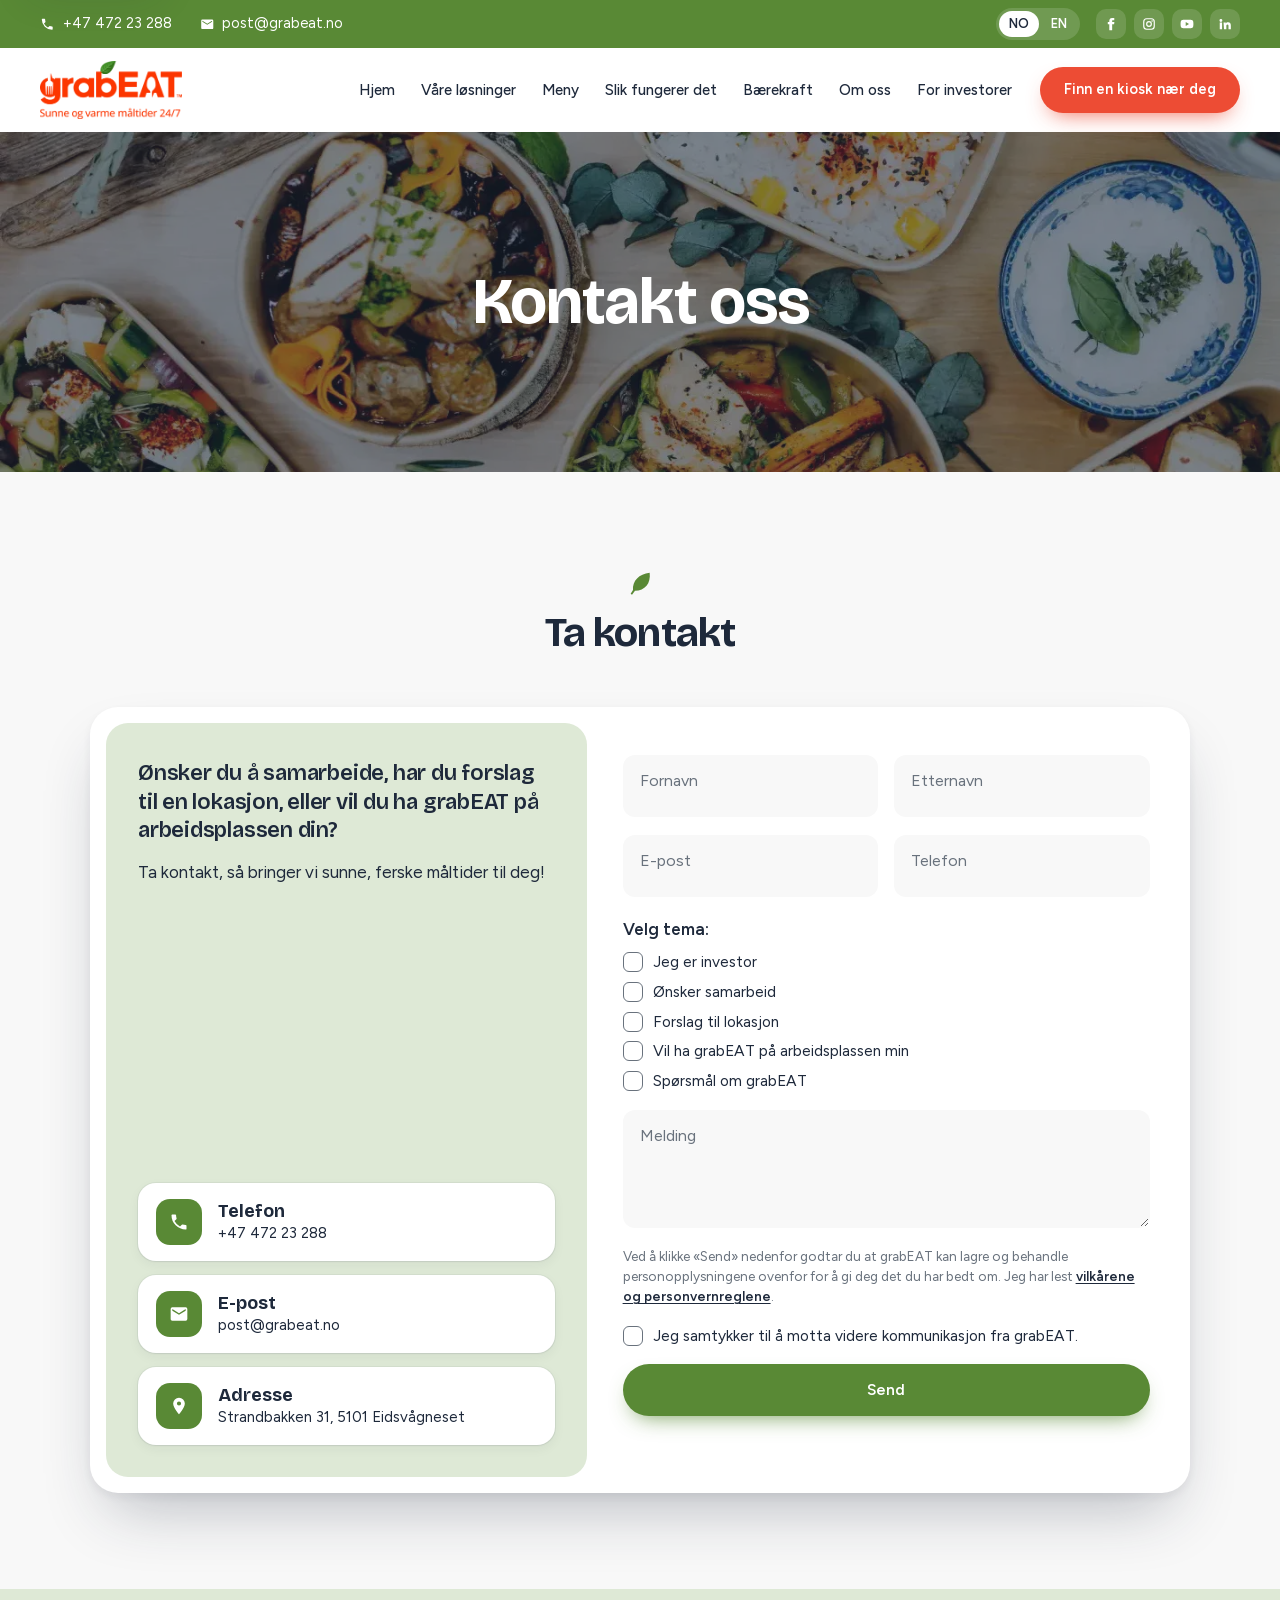
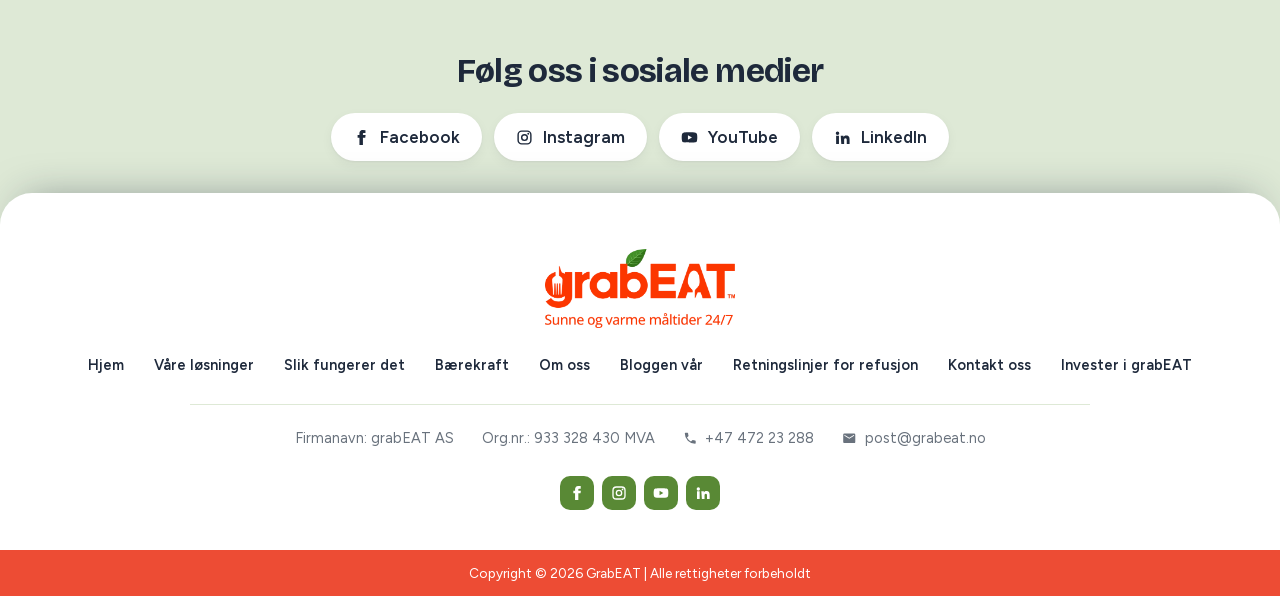
<file: no/contact-us/index.html>
<!doctype html>
<html lang="no">
<head>
  <meta charset="utf-8">
  <meta name="viewport" content="width=device-width, initial-scale=1">
  <title>Kontakt oss | grabEAT-kiosker i Bergen og Voss</title>
  <meta name="description" content="Kontakt grabEAT om kiosk, samarbeid, forslag til lokasjon eller spørsmål. Ring +47 472 23 288 eller send e-post til post@grabeat.no.">
  <link rel="canonical" href="https://grabeat.no/no/contact-us/">
  <link rel="alternate" hreflang="en" href="https://grabeat.no/contact-us/">
  <link rel="alternate" hreflang="no" href="https://grabeat.no/no/contact-us/">
  <link rel="alternate" hreflang="x-default" href="https://grabeat.no/contact-us/">
  <meta property="og:type" content="website">
  <meta property="og:site_name" content="grabEAT">
  <meta property="og:locale" content="nb_NO">
  <meta property="og:url" content="https://grabeat.no/no/contact-us/">
  <meta property="og:title" content="Kontakt oss | grabEAT-kiosker i Bergen og Voss">
  <meta property="og:description" content="Kontakt grabEAT om kiosk, samarbeid, forslag til lokasjon eller spørsmål. Ring +47 472 23 288 eller send e-post til post@grabeat.no.">
  <meta property="og:image" content="https://grabeat.no/assets/img/grabeat-smart-kiosk.webp">
  <meta name="twitter:card" content="summary_large_image">
  <meta name="twitter:title" content="Kontakt oss | grabEAT-kiosker i Bergen og Voss">
  <meta name="twitter:description" content="Kontakt grabEAT om kiosk, samarbeid, forslag til lokasjon eller spørsmål. Ring +47 472 23 288 eller send e-post til post@grabeat.no.">
  <meta name="twitter:image" content="https://grabeat.no/assets/img/grabeat-smart-kiosk.webp">
  <meta name="theme-color" content="#598935">
  <link rel="icon" href="../../assets/logos/favicon.png">
  <link rel="preload" as="font" type="font/woff2" href="../../assets/fonts/bricolage-grotesque-latin.woff2" crossorigin>
  <link rel="stylesheet" href="../../styles.css">
  <script>document.documentElement.classList.add('js')</script>
  <script type="application/ld+json">{"@context": "https://schema.org", "@graph": [{"@type": "Organization", "@id": "https://grabeat.no/#organization", "name": "grabEAT AS", "url": "https://grabeat.no/", "logo": "https://grabeat.no/assets/logos/grabeat-logo.webp", "telephone": "+47 472 23 288", "email": "post@grabeat.no", "sameAs": ["https://www.facebook.com/grabEAT.no/", "https://www.instagram.com/grabeat.no/", "https://www.youtube.com/channel/UC2K87p___l81f4XrjC7E9Dw", "https://www.linkedin.com/company/grabeat-no/"]}]}</script>
</head>
<body id="top">
  <a class="skip-link" href="#content">Hopp til innhold</a>

  <!-- Icon sprite -->
  <svg width="0" height="0" style="position:absolute" aria-hidden="true">
    <symbol id="i-phone" viewBox="0 0 24 24"><path fill="currentColor" d="M6.6 10.8a15.1 15.1 0 0 0 6.6 6.6l2.2-2.2a1 1 0 0 1 1-.25c1.1.37 2.3.57 3.6.57a1 1 0 0 1 1 1V20a1 1 0 0 1-1 1A17 17 0 0 1 3 4a1 1 0 0 1 1-1h3.5a1 1 0 0 1 1 1c0 1.25.2 2.45.57 3.57a1 1 0 0 1-.25 1z"/></symbol>
    <symbol id="i-mail" viewBox="0 0 24 24"><path fill="currentColor" d="M20 4H4a2 2 0 0 0-2 2v12c0 1.1.9 2 2 2h16a2 2 0 0 0 2-2V6a2 2 0 0 0-2-2zm0 4-8 5-8-5V6l8 5 8-5z"/></symbol>
    <symbol id="i-pin" viewBox="0 0 24 24"><path fill="currentColor" d="M12 2a7 7 0 0 0-7 7c0 5.25 7 13 7 13s7-7.75 7-13a7 7 0 0 0-7-7zm0 9.5a2.5 2.5 0 1 1 0-5 2.5 2.5 0 0 1 0 5z"/></symbol>
    <symbol id="i-facebook" viewBox="0 0 24 24"><path fill="currentColor" d="M14 8.5V6.6c0-.9.6-1.1 1-1.1h2.6V1.6L14 1.5c-4 0-4.9 3-4.9 4.9v2.1H6.5v4h2.6v10H14v-10h3.3l.5-4z"/></symbol>
    <symbol id="i-instagram" viewBox="0 0 24 24"><g fill="none" stroke="currentColor" stroke-width="2"><rect x="3" y="3" width="18" height="18" rx="5"/><circle cx="12" cy="12" r="4"/></g><circle cx="17.3" cy="6.7" r="1.3" fill="currentColor"/></symbol>
    <symbol id="i-youtube" viewBox="0 0 24 24"><path fill="currentColor" fill-rule="evenodd" d="M22.5 7.2a2.8 2.8 0 0 0-2-2C18.8 4.7 12 4.7 12 4.7s-6.8 0-8.5.5a2.8 2.8 0 0 0-2 2C1 8.9 1 12 1 12s0 3.1.5 4.8a2.8 2.8 0 0 0 2 2c1.7.5 8.5.5 8.5.5s6.8 0 8.5-.5a2.8 2.8 0 0 0 2-2c.5-1.7.5-4.8.5-4.8s0-3.1-.5-4.8zM9.8 15.3V8.7l5.7 3.3z"/></symbol>
    <symbol id="i-linkedin" viewBox="0 0 24 24"><path fill="currentColor" d="M4.98 3.5a2.5 2.5 0 1 1 0 5 2.5 2.5 0 0 1 0-5zM3 9.5h4V21H3zM9.5 9.5h3.8v1.6h.1c.5-1 1.8-2 3.8-2 4 0 4.8 2.6 4.8 6V21h-4v-5.2c0-1.2 0-2.8-1.7-2.8s-2 1.3-2 2.7V21h-4z"/></symbol>
    <symbol id="i-check" viewBox="0 0 24 24"><path fill="none" stroke="currentColor" stroke-width="3" stroke-linecap="round" stroke-linejoin="round" d="m6 12.5 4 4 8-9"/></symbol>
    <symbol id="i-x" viewBox="0 0 24 24"><path fill="none" stroke="currentColor" stroke-width="3" stroke-linecap="round" d="m7 7 10 10M17 7 7 17"/></symbol>
    <symbol id="i-arrow" viewBox="0 0 24 24"><path fill="none" stroke="currentColor" stroke-width="2.25" stroke-linecap="round" stroke-linejoin="round" d="M5 12h14m-6-6 6 6-6 6"/></symbol>
    <symbol id="i-chevron" viewBox="0 0 24 24"><path fill="none" stroke="currentColor" stroke-width="2.5" stroke-linecap="round" stroke-linejoin="round" d="m9 5 7 7-7 7"/></symbol>
  </svg>

  <div class="topbar">
    <div class="container topbar__inner">
      <div class="topbar__contact">
        <a href="tel:+4747223288"><svg class="icon"><use href="#i-phone"/></svg>+47 472 23 288</a>
        <a href="mailto:post@grabeat.no"><svg class="icon"><use href="#i-mail"/></svg>post@grabeat.no</a>
      </div>
      <div class="topbar__end">
        <nav class="lang" aria-label="Språk"><a href="./" hreflang="no" aria-current="page">NO</a><a href="../../contact-us/" hreflang="en" lang="en">EN</a></nav>
        <div class="socials socials--light"><a href="https://www.facebook.com/grabEAT.no/" aria-label="Facebook"><svg class="icon"><use href="#i-facebook"/></svg></a><a href="https://www.instagram.com/grabeat.no/" aria-label="Instagram"><svg class="icon"><use href="#i-instagram"/></svg></a><a href="https://www.youtube.com/channel/UC2K87p___l81f4XrjC7E9Dw" aria-label="YouTube"><svg class="icon"><use href="#i-youtube"/></svg></a><a href="https://www.linkedin.com/company/grabeat-no/" aria-label="LinkedIn"><svg class="icon"><use href="#i-linkedin"/></svg></a></div>
      </div>
    </div>
  </div>

  <header class="header" data-header>
    <div class="container header__inner">
      <a class="header__logo" href="../" aria-label="grabEAT forside">
        <img src="../../assets/logos/grabeat-logo.webp" alt="grabEAT – Sunne og varme måltider 24/7" width="640" height="264">
      </a>
      <button class="nav-toggle" type="button" aria-label="Meny" aria-expanded="false" aria-controls="nav" data-nav-toggle><span></span><span></span><span></span></button>
      <nav class="nav" id="nav" aria-label="Hovedmeny" data-nav>
        <a href="../">Hjem</a>
        <a href="../our-solutions/">Våre løsninger</a><a href="../our-menu/">Meny</a><a href="../how-it-works/">Slik fungerer det</a>
        <a href="https://grabeat.no/sustainability/">Bærekraft</a>
        <a href="../about-us/">Om oss</a>
        <a href="https://grabeat.no/investor/">For investorer</a>
        <a class="btn btn--tomato nav__cta" href="../#locations" data-track="find_kiosk">Finn en kiosk nær deg</a>
      </nav>
    </div>
  </header>

  <main id="content">
    <section class="page-hero" style="background-image:url('../../assets/img/page-hero-meal-bowls.webp')"><h1 data-reveal>Kontakt oss</h1></section>
    <section class="section section--mist">
      <div class="container">
        <h2 class="section__title" data-reveal>Ta kontakt</h2>
        <div class="contact__card" data-reveal>
          <div class="contact__info">
            <p>Ønsker du å samarbeide, har du forslag til en lokasjon, eller vil du ha grabEAT på arbeidsplassen din?</p>
            <p>Ta kontakt, så bringer vi sunne, ferske måltider til deg!</p>
            <a class="contact__item" href="tel:+4747223288"><span><svg class="icon"><use href="#i-phone"/></svg></span><div><strong>Telefon</strong>+47 472 23 288</div></a>
            <a class="contact__item" href="mailto:post@grabeat.no"><span><svg class="icon"><use href="#i-mail"/></svg></span><div><strong>E-post</strong>post@grabeat.no</div></a>
            <a class="contact__item" href="https://www.google.com/maps/search/?api=1&amp;query=Strandbakken+31%2C+5101+Eidsv%C3%A5gneset"><span><svg class="icon"><use href="#i-pin"/></svg></span><div><strong>Adresse</strong>Strandbakken 31, 5101 Eidsvågneset</div></a>
          </div>
          <form class="form" data-contact-form novalidate>
            <div class="form__row">
              <label class="field"><span>Fornavn</span><input type="text" name="first" autocomplete="given-name" placeholder=" "></label>
              <label class="field"><span>Etternavn</span><input type="text" name="last" autocomplete="family-name" placeholder=" "></label>
            </div>
            <div class="form__row">
              <label class="field"><span>E-post</span><input type="email" name="email" autocomplete="email" required placeholder=" "></label>
              <label class="field"><span>Telefon</span><input type="tel" name="phone" autocomplete="tel" required placeholder=" "></label>
            </div>
            <fieldset class="checks"><legend>Velg tema:</legend><label class="check"><input type="checkbox" name="topic" value="Jeg er investor"><span>Jeg er investor</span></label><label class="check"><input type="checkbox" name="topic" value="Ønsker samarbeid"><span>Ønsker samarbeid</span></label><label class="check"><input type="checkbox" name="topic" value="Forslag til lokasjon"><span>Forslag til lokasjon</span></label><label class="check"><input type="checkbox" name="topic" value="Vil ha grabEAT på arbeidsplassen min"><span>Vil ha grabEAT på arbeidsplassen min</span></label><label class="check"><input type="checkbox" name="topic" value="Spørsmål om grabEAT"><span>Spørsmål om grabEAT</span></label></fieldset>
            <label class="field"><span>Melding</span><textarea name="message" rows="3" placeholder=" "></textarea></label>
            <p class="form__legal">Ved å klikke «Send» nedenfor godtar du at grabEAT kan lagre og behandle personopplysningene ovenfor for å gi deg det du har bedt om. Jeg har lest <a href="https://grabeat.no/terms-conditions/" target="_blank" rel="noopener">vilkårene og personvernreglene</a>.</p>
            <label class="check"><input type="checkbox" name="optin" value="yes"><span>Jeg samtykker til å motta videre kommunikasjon fra grabEAT.</span></label>
            <button class="btn btn--green btn--block" type="submit">Send</button>
            <p class="form__status" role="status" data-form-status></p>
          </form>
        </div>
      </div>
    </section>
    <section class="section section--sage section--band-plain">
      <div class="container center" data-reveal>
        <h2 class="band-title">Følg oss i sosiale medier</h2>
        <div class="social-links"><a class="social-link" href="https://www.facebook.com/grabEAT.no/"><svg class="icon"><use href="#i-facebook"/></svg>Facebook</a><a class="social-link" href="https://www.instagram.com/grabeat.no/"><svg class="icon"><use href="#i-instagram"/></svg>Instagram</a><a class="social-link" href="https://www.youtube.com/channel/UC2K87p___l81f4XrjC7E9Dw"><svg class="icon"><use href="#i-youtube"/></svg>YouTube</a><a class="social-link" href="https://www.linkedin.com/company/grabeat-no/"><svg class="icon"><use href="#i-linkedin"/></svg>LinkedIn</a></div>
      </div>
    </section>
  </main>

  <footer class="footer">
    <div class="container footer__inner">
      <a href="../" class="footer__logo" aria-label="grabEAT forside"><img src="../../assets/logos/grabeat-logo.webp" alt="grabEAT – Sunne og varme måltider 24/7" loading="lazy" width="640" height="264"></a>
      <nav class="footer__nav" aria-label="Bunnmeny">
        <a href="../">Hjem</a>
        <a href="../our-solutions/">Våre løsninger</a>
        <a href="../how-it-works/">Slik fungerer det</a>
        <a href="https://grabeat.no/sustainability/">Bærekraft</a>
        <a href="../about-us/">Om oss</a>
        <a href="https://grabeat.no/blog/">Bloggen vår</a>
        <a href="https://grabeat.no/refund-policy">Retningslinjer for refusjon</a>
        <a href="../contact-us/">Kontakt oss</a>
        <a href="https://grabeat.no/investor/">Invester i grabEAT</a>
      </nav>
      <ul class="footer__info">
        <li>Firmanavn: grabEAT AS</li>
        <li>Org.nr.: 933 328 430 MVA</li>
        <li><a href="tel:+4747223288"><svg class="icon"><use href="#i-phone"/></svg>+47 472 23 288</a></li>
        <li><a href="mailto:post@grabeat.no"><svg class="icon"><use href="#i-mail"/></svg>post@grabeat.no</a></li>
      </ul>
      <div class="socials"><a href="https://www.facebook.com/grabEAT.no/" aria-label="Facebook"><svg class="icon"><use href="#i-facebook"/></svg></a><a href="https://www.instagram.com/grabeat.no/" aria-label="Instagram"><svg class="icon"><use href="#i-instagram"/></svg></a><a href="https://www.youtube.com/channel/UC2K87p___l81f4XrjC7E9Dw" aria-label="YouTube"><svg class="icon"><use href="#i-youtube"/></svg></a><a href="https://www.linkedin.com/company/grabeat-no/" aria-label="LinkedIn"><svg class="icon"><use href="#i-linkedin"/></svg></a></div>
    </div>
    <div class="footer__legal">Copyright © <span data-year>2026</span> GrabEAT | Alle rettigheter forbeholdt</div>
  </footer>

  <a class="to-top" href="#top" aria-label="Til toppen" data-to-top><svg class="icon"><use href="#i-chevron"/></svg></a>

  <div class="mobile-bar">
    <a class="btn btn--green" href="https://www.google.com/maps/search/?api=1&amp;query=grabEAT+kiosk" data-track="find_kiosk"><svg class="icon"><use href="#i-pin"/></svg>Finn kiosk</a>
    <a class="btn btn--outline" href="tel:+4747223288"><svg class="icon"><use href="#i-phone"/></svg>Ring</a>
  </div>

  <script src="../../script.js"></script>
</body>
</html>
</file>
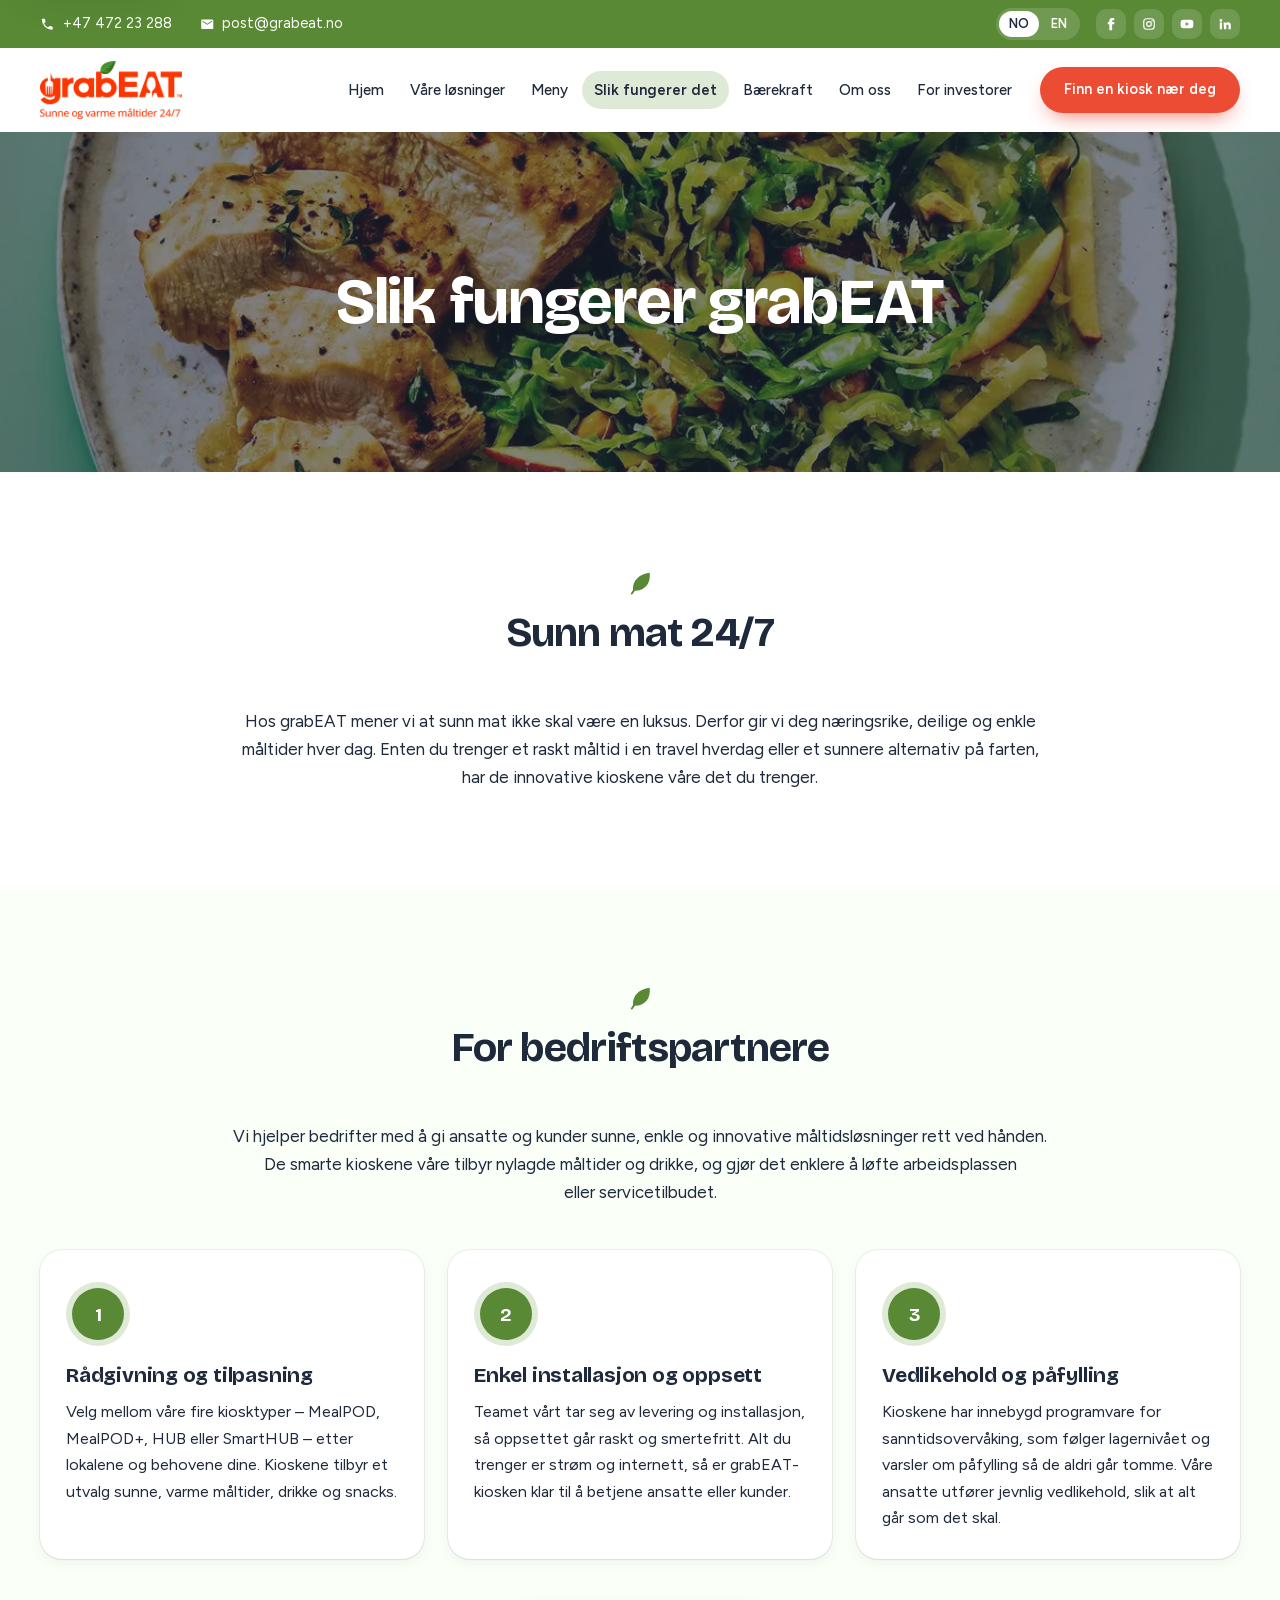
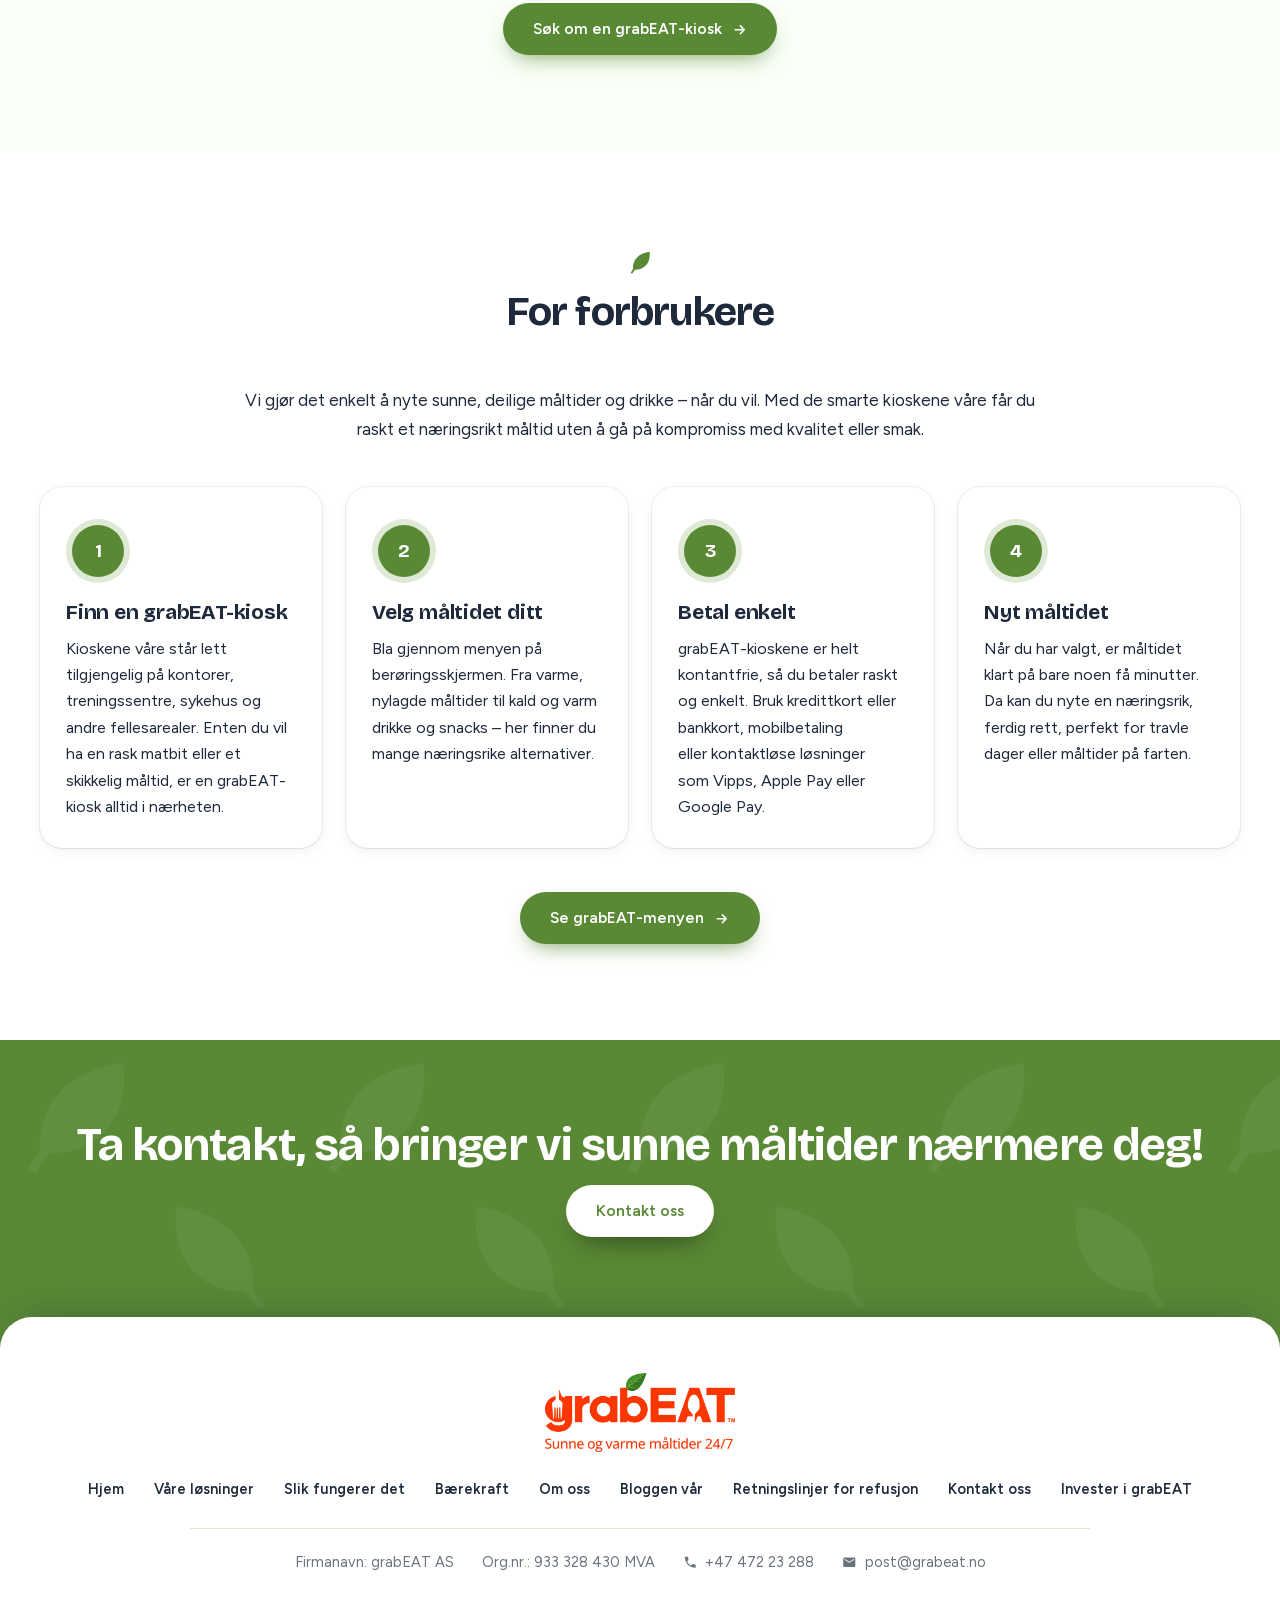
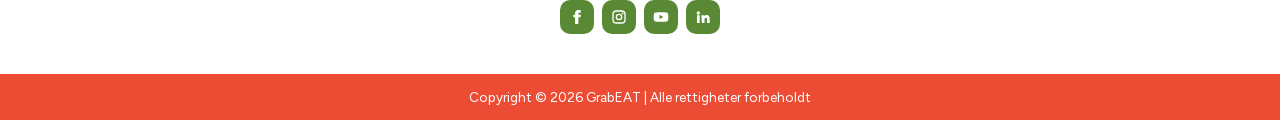
<file: no/how-it-works/index.html>
<!doctype html>
<html lang="no">
<head>
  <meta charset="utf-8">
  <meta name="viewport" content="width=device-width, initial-scale=1">
  <title>Slik fungerer det: sunn mat fra smarte kiosker | grabEAT</title>
  <meta name="description" content="Se hvordan grabEAT fungerer for bedrifter og forbrukere: finn en kiosk, velg måltid, betal kontaktløst og nyt. Verten trenger bare strøm og internett.">
  <link rel="canonical" href="https://grabeat.no/no/how-it-works/">
  <link rel="alternate" hreflang="en" href="https://grabeat.no/how-it-works/">
  <link rel="alternate" hreflang="no" href="https://grabeat.no/no/how-it-works/">
  <link rel="alternate" hreflang="x-default" href="https://grabeat.no/how-it-works/">
  <meta property="og:type" content="website">
  <meta property="og:site_name" content="grabEAT">
  <meta property="og:locale" content="nb_NO">
  <meta property="og:url" content="https://grabeat.no/no/how-it-works/">
  <meta property="og:title" content="Slik fungerer det: sunn mat fra smarte kiosker | grabEAT">
  <meta property="og:description" content="Se hvordan grabEAT fungerer for bedrifter og forbrukere: finn en kiosk, velg måltid, betal kontaktløst og nyt. Verten trenger bare strøm og internett.">
  <meta property="og:image" content="https://grabeat.no/assets/img/grabeat-smart-kiosk.webp">
  <meta name="twitter:card" content="summary_large_image">
  <meta name="twitter:title" content="Slik fungerer det: sunn mat fra smarte kiosker | grabEAT">
  <meta name="twitter:description" content="Se hvordan grabEAT fungerer for bedrifter og forbrukere: finn en kiosk, velg måltid, betal kontaktløst og nyt. Verten trenger bare strøm og internett.">
  <meta name="twitter:image" content="https://grabeat.no/assets/img/grabeat-smart-kiosk.webp">
  <meta name="theme-color" content="#598935">
  <link rel="icon" href="../../assets/logos/favicon.png">
  <link rel="preload" as="font" type="font/woff2" href="../../assets/fonts/bricolage-grotesque-latin.woff2" crossorigin>
  <link rel="stylesheet" href="../../styles.css">
  <script>document.documentElement.classList.add('js')</script>
  <script type="application/ld+json">{"@context": "https://schema.org", "@graph": [{"@type": "Organization", "@id": "https://grabeat.no/#organization", "name": "grabEAT AS", "url": "https://grabeat.no/", "logo": "https://grabeat.no/assets/logos/grabeat-logo.webp", "telephone": "+47 472 23 288", "email": "post@grabeat.no", "sameAs": ["https://www.facebook.com/grabEAT.no/", "https://www.instagram.com/grabeat.no/", "https://www.youtube.com/channel/UC2K87p___l81f4XrjC7E9Dw", "https://www.linkedin.com/company/grabeat-no/"]}]}</script>
</head>
<body id="top">
  <a class="skip-link" href="#content">Hopp til innhold</a>

  <!-- Icon sprite -->
  <svg width="0" height="0" style="position:absolute" aria-hidden="true">
    <symbol id="i-phone" viewBox="0 0 24 24"><path fill="currentColor" d="M6.6 10.8a15.1 15.1 0 0 0 6.6 6.6l2.2-2.2a1 1 0 0 1 1-.25c1.1.37 2.3.57 3.6.57a1 1 0 0 1 1 1V20a1 1 0 0 1-1 1A17 17 0 0 1 3 4a1 1 0 0 1 1-1h3.5a1 1 0 0 1 1 1c0 1.25.2 2.45.57 3.57a1 1 0 0 1-.25 1z"/></symbol>
    <symbol id="i-mail" viewBox="0 0 24 24"><path fill="currentColor" d="M20 4H4a2 2 0 0 0-2 2v12c0 1.1.9 2 2 2h16a2 2 0 0 0 2-2V6a2 2 0 0 0-2-2zm0 4-8 5-8-5V6l8 5 8-5z"/></symbol>
    <symbol id="i-pin" viewBox="0 0 24 24"><path fill="currentColor" d="M12 2a7 7 0 0 0-7 7c0 5.25 7 13 7 13s7-7.75 7-13a7 7 0 0 0-7-7zm0 9.5a2.5 2.5 0 1 1 0-5 2.5 2.5 0 0 1 0 5z"/></symbol>
    <symbol id="i-facebook" viewBox="0 0 24 24"><path fill="currentColor" d="M14 8.5V6.6c0-.9.6-1.1 1-1.1h2.6V1.6L14 1.5c-4 0-4.9 3-4.9 4.9v2.1H6.5v4h2.6v10H14v-10h3.3l.5-4z"/></symbol>
    <symbol id="i-instagram" viewBox="0 0 24 24"><g fill="none" stroke="currentColor" stroke-width="2"><rect x="3" y="3" width="18" height="18" rx="5"/><circle cx="12" cy="12" r="4"/></g><circle cx="17.3" cy="6.7" r="1.3" fill="currentColor"/></symbol>
    <symbol id="i-youtube" viewBox="0 0 24 24"><path fill="currentColor" fill-rule="evenodd" d="M22.5 7.2a2.8 2.8 0 0 0-2-2C18.8 4.7 12 4.7 12 4.7s-6.8 0-8.5.5a2.8 2.8 0 0 0-2 2C1 8.9 1 12 1 12s0 3.1.5 4.8a2.8 2.8 0 0 0 2 2c1.7.5 8.5.5 8.5.5s6.8 0 8.5-.5a2.8 2.8 0 0 0 2-2c.5-1.7.5-4.8.5-4.8s0-3.1-.5-4.8zM9.8 15.3V8.7l5.7 3.3z"/></symbol>
    <symbol id="i-linkedin" viewBox="0 0 24 24"><path fill="currentColor" d="M4.98 3.5a2.5 2.5 0 1 1 0 5 2.5 2.5 0 0 1 0-5zM3 9.5h4V21H3zM9.5 9.5h3.8v1.6h.1c.5-1 1.8-2 3.8-2 4 0 4.8 2.6 4.8 6V21h-4v-5.2c0-1.2 0-2.8-1.7-2.8s-2 1.3-2 2.7V21h-4z"/></symbol>
    <symbol id="i-check" viewBox="0 0 24 24"><path fill="none" stroke="currentColor" stroke-width="3" stroke-linecap="round" stroke-linejoin="round" d="m6 12.5 4 4 8-9"/></symbol>
    <symbol id="i-x" viewBox="0 0 24 24"><path fill="none" stroke="currentColor" stroke-width="3" stroke-linecap="round" d="m7 7 10 10M17 7 7 17"/></symbol>
    <symbol id="i-arrow" viewBox="0 0 24 24"><path fill="none" stroke="currentColor" stroke-width="2.25" stroke-linecap="round" stroke-linejoin="round" d="M5 12h14m-6-6 6 6-6 6"/></symbol>
    <symbol id="i-chevron" viewBox="0 0 24 24"><path fill="none" stroke="currentColor" stroke-width="2.5" stroke-linecap="round" stroke-linejoin="round" d="m9 5 7 7-7 7"/></symbol>
  </svg>

  <div class="topbar">
    <div class="container topbar__inner">
      <div class="topbar__contact">
        <a href="tel:+4747223288"><svg class="icon"><use href="#i-phone"/></svg>+47 472 23 288</a>
        <a href="mailto:post@grabeat.no"><svg class="icon"><use href="#i-mail"/></svg>post@grabeat.no</a>
      </div>
      <div class="topbar__end">
        <nav class="lang" aria-label="Språk"><a href="./" hreflang="no" aria-current="page">NO</a><a href="../../how-it-works/" hreflang="en" lang="en">EN</a></nav>
        <div class="socials socials--light"><a href="https://www.facebook.com/grabEAT.no/" aria-label="Facebook"><svg class="icon"><use href="#i-facebook"/></svg></a><a href="https://www.instagram.com/grabeat.no/" aria-label="Instagram"><svg class="icon"><use href="#i-instagram"/></svg></a><a href="https://www.youtube.com/channel/UC2K87p___l81f4XrjC7E9Dw" aria-label="YouTube"><svg class="icon"><use href="#i-youtube"/></svg></a><a href="https://www.linkedin.com/company/grabeat-no/" aria-label="LinkedIn"><svg class="icon"><use href="#i-linkedin"/></svg></a></div>
      </div>
    </div>
  </div>

  <header class="header" data-header>
    <div class="container header__inner">
      <a class="header__logo" href="../" aria-label="grabEAT forside">
        <img src="../../assets/logos/grabeat-logo.webp" alt="grabEAT – Sunne og varme måltider 24/7" width="640" height="264">
      </a>
      <button class="nav-toggle" type="button" aria-label="Meny" aria-expanded="false" aria-controls="nav" data-nav-toggle><span></span><span></span><span></span></button>
      <nav class="nav" id="nav" aria-label="Hovedmeny" data-nav>
        <a href="../">Hjem</a>
        <a href="../our-solutions/">Våre løsninger</a><a href="../our-menu/">Meny</a><a href="../how-it-works/" class="is-active">Slik fungerer det</a>
        <a href="https://grabeat.no/sustainability/">Bærekraft</a>
        <a href="../about-us/">Om oss</a>
        <a href="https://grabeat.no/investor/">For investorer</a>
        <a class="btn btn--tomato nav__cta" href="../#locations" data-track="find_kiosk">Finn en kiosk nær deg</a>
      </nav>
    </div>
  </header>

  <main id="content">
    <section class="page-hero" style="background-image:url('../../assets/img/page-hero-how-it-works.webp')"><h1 data-reveal>Slik fungerer grabEAT</h1></section>
    <section class="section">
      <div class="container narrow center-block">
        <h2 class="section__title" data-reveal>Sunn mat 24/7</h2>
        <p class="intro" data-reveal>Hos grabEAT mener vi at sunn mat ikke skal være en luksus. Derfor gir vi deg næringsrike, deilige og enkle måltider hver dag. Enten du trenger et raskt måltid i en travel hverdag eller et sunnere alternativ på farten, har de innovative kioskene våre det du trenger.</p>
      </div>
    </section>
    <section class="section section--cream" id="business">
      <div class="container">
        <h2 class="section__title" data-reveal>For bedriftspartnere</h2>
        <p class="intro intro--gap" data-reveal>Vi hjelper bedrifter med å gi ansatte og kunder sunne, enkle og innovative måltidsløsninger rett ved hånden. De smarte kioskene våre tilbyr nylagde måltider og drikke, og gjør det enklere å løfte arbeidsplassen eller servicetilbudet.</p>
        <ol class="step-cards step-cards--3" data-reveal><li class="step-card"><span class="steps__num">1</span><h3>Rådgivning og tilpasning</h3><p>Velg mellom våre fire kiosktyper – MealPOD, MealPOD+, HUB eller SmartHUB – etter lokalene og behovene dine. Kioskene tilbyr et utvalg sunne, varme måltider, drikke og snacks.</p></li><li class="step-card"><span class="steps__num">2</span><h3>Enkel installasjon og oppsett</h3><p>Teamet vårt tar seg av levering og installasjon, så oppsettet går raskt og smertefritt. Alt du trenger er strøm og internett, så er grabEAT-kiosken klar til å betjene ansatte eller kunder.</p></li><li class="step-card"><span class="steps__num">3</span><h3>Vedlikehold og påfylling</h3><p>Kioskene har innebygd programvare for sanntidsovervåking, som følger lagernivået og varsler om påfylling så de aldri går tomme. Våre ansatte utfører jevnlig vedlikehold, slik at alt går som det skal.</p></li></ol>
        <div class="center cta-gap" data-reveal><a class="btn btn--green" href="https://grabeat.no/application-form/">Søk om en grabEAT-kiosk<svg class="icon"><use href="#i-arrow"/></svg></a></div>
      </div>
    </section>
    <section class="section" id="consumers">
      <div class="container">
        <h2 class="section__title" data-reveal>For forbrukere</h2>
        <p class="intro intro--gap" data-reveal>Vi gjør det enkelt å nyte sunne, deilige måltider og drikke – når du vil. Med de smarte kioskene våre får du raskt et næringsrikt måltid uten å gå på kompromiss med kvalitet eller smak.</p>
        <ol class="step-cards step-cards--4" data-reveal><li class="step-card"><span class="steps__num">1</span><h3>Finn en grabEAT-kiosk</h3><p>Kioskene våre står lett tilgjengelig på kontorer, treningssentre, sykehus og andre fellesarealer. Enten du vil ha en rask matbit eller et skikkelig måltid, er en grabEAT-kiosk alltid i nærheten.</p></li><li class="step-card"><span class="steps__num">2</span><h3>Velg måltidet ditt</h3><p>Bla gjennom menyen på berøringsskjermen. Fra varme, nylagde måltider til kald og varm drikke og snacks – her finner du mange næringsrike alternativer.</p></li><li class="step-card"><span class="steps__num">3</span><h3>Betal enkelt</h3><p>grabEAT-kioskene er helt kontantfrie, så du betaler raskt og enkelt. Bruk kredittkort eller bankkort, mobilbetaling eller kontaktløse løsninger som Vipps, Apple Pay eller Google Pay.</p></li><li class="step-card"><span class="steps__num">4</span><h3>Nyt måltidet</h3><p>Når du har valgt, er måltidet klart på bare noen få minutter. Da kan du nyte en næringsrik, ferdig rett, perfekt for travle dager eller måltider på farten.</p></li></ol>
        <div class="center cta-gap" data-reveal><a class="btn btn--green" href="../our-menu/">Se grabEAT-menyen<svg class="icon"><use href="#i-arrow"/></svg></a></div>
      </div>
    </section>
    <section class="section section--green section--band">
      <div class="container center" data-reveal>
        <h2>Ta kontakt, så bringer vi sunne måltider nærmere deg!</h2>
        <a class="btn btn--white" href="../contact-us/">Kontakt oss</a>
      </div>
    </section>
  </main>

  <footer class="footer">
    <div class="container footer__inner">
      <a href="../" class="footer__logo" aria-label="grabEAT forside"><img src="../../assets/logos/grabeat-logo.webp" alt="grabEAT – Sunne og varme måltider 24/7" loading="lazy" width="640" height="264"></a>
      <nav class="footer__nav" aria-label="Bunnmeny">
        <a href="../">Hjem</a>
        <a href="../our-solutions/">Våre løsninger</a>
        <a href="../how-it-works/">Slik fungerer det</a>
        <a href="https://grabeat.no/sustainability/">Bærekraft</a>
        <a href="../about-us/">Om oss</a>
        <a href="https://grabeat.no/blog/">Bloggen vår</a>
        <a href="https://grabeat.no/refund-policy">Retningslinjer for refusjon</a>
        <a href="../contact-us/">Kontakt oss</a>
        <a href="https://grabeat.no/investor/">Invester i grabEAT</a>
      </nav>
      <ul class="footer__info">
        <li>Firmanavn: grabEAT AS</li>
        <li>Org.nr.: 933 328 430 MVA</li>
        <li><a href="tel:+4747223288"><svg class="icon"><use href="#i-phone"/></svg>+47 472 23 288</a></li>
        <li><a href="mailto:post@grabeat.no"><svg class="icon"><use href="#i-mail"/></svg>post@grabeat.no</a></li>
      </ul>
      <div class="socials"><a href="https://www.facebook.com/grabEAT.no/" aria-label="Facebook"><svg class="icon"><use href="#i-facebook"/></svg></a><a href="https://www.instagram.com/grabeat.no/" aria-label="Instagram"><svg class="icon"><use href="#i-instagram"/></svg></a><a href="https://www.youtube.com/channel/UC2K87p___l81f4XrjC7E9Dw" aria-label="YouTube"><svg class="icon"><use href="#i-youtube"/></svg></a><a href="https://www.linkedin.com/company/grabeat-no/" aria-label="LinkedIn"><svg class="icon"><use href="#i-linkedin"/></svg></a></div>
    </div>
    <div class="footer__legal">Copyright © <span data-year>2026</span> GrabEAT | Alle rettigheter forbeholdt</div>
  </footer>

  <a class="to-top" href="#top" aria-label="Til toppen" data-to-top><svg class="icon"><use href="#i-chevron"/></svg></a>

  <div class="mobile-bar">
    <a class="btn btn--green" href="https://www.google.com/maps/search/?api=1&amp;query=grabEAT+kiosk" data-track="find_kiosk"><svg class="icon"><use href="#i-pin"/></svg>Finn kiosk</a>
    <a class="btn btn--outline" href="tel:+4747223288"><svg class="icon"><use href="#i-phone"/></svg>Ring</a>
  </div>

  <script src="../../script.js"></script>
</body>
</html>
</file>
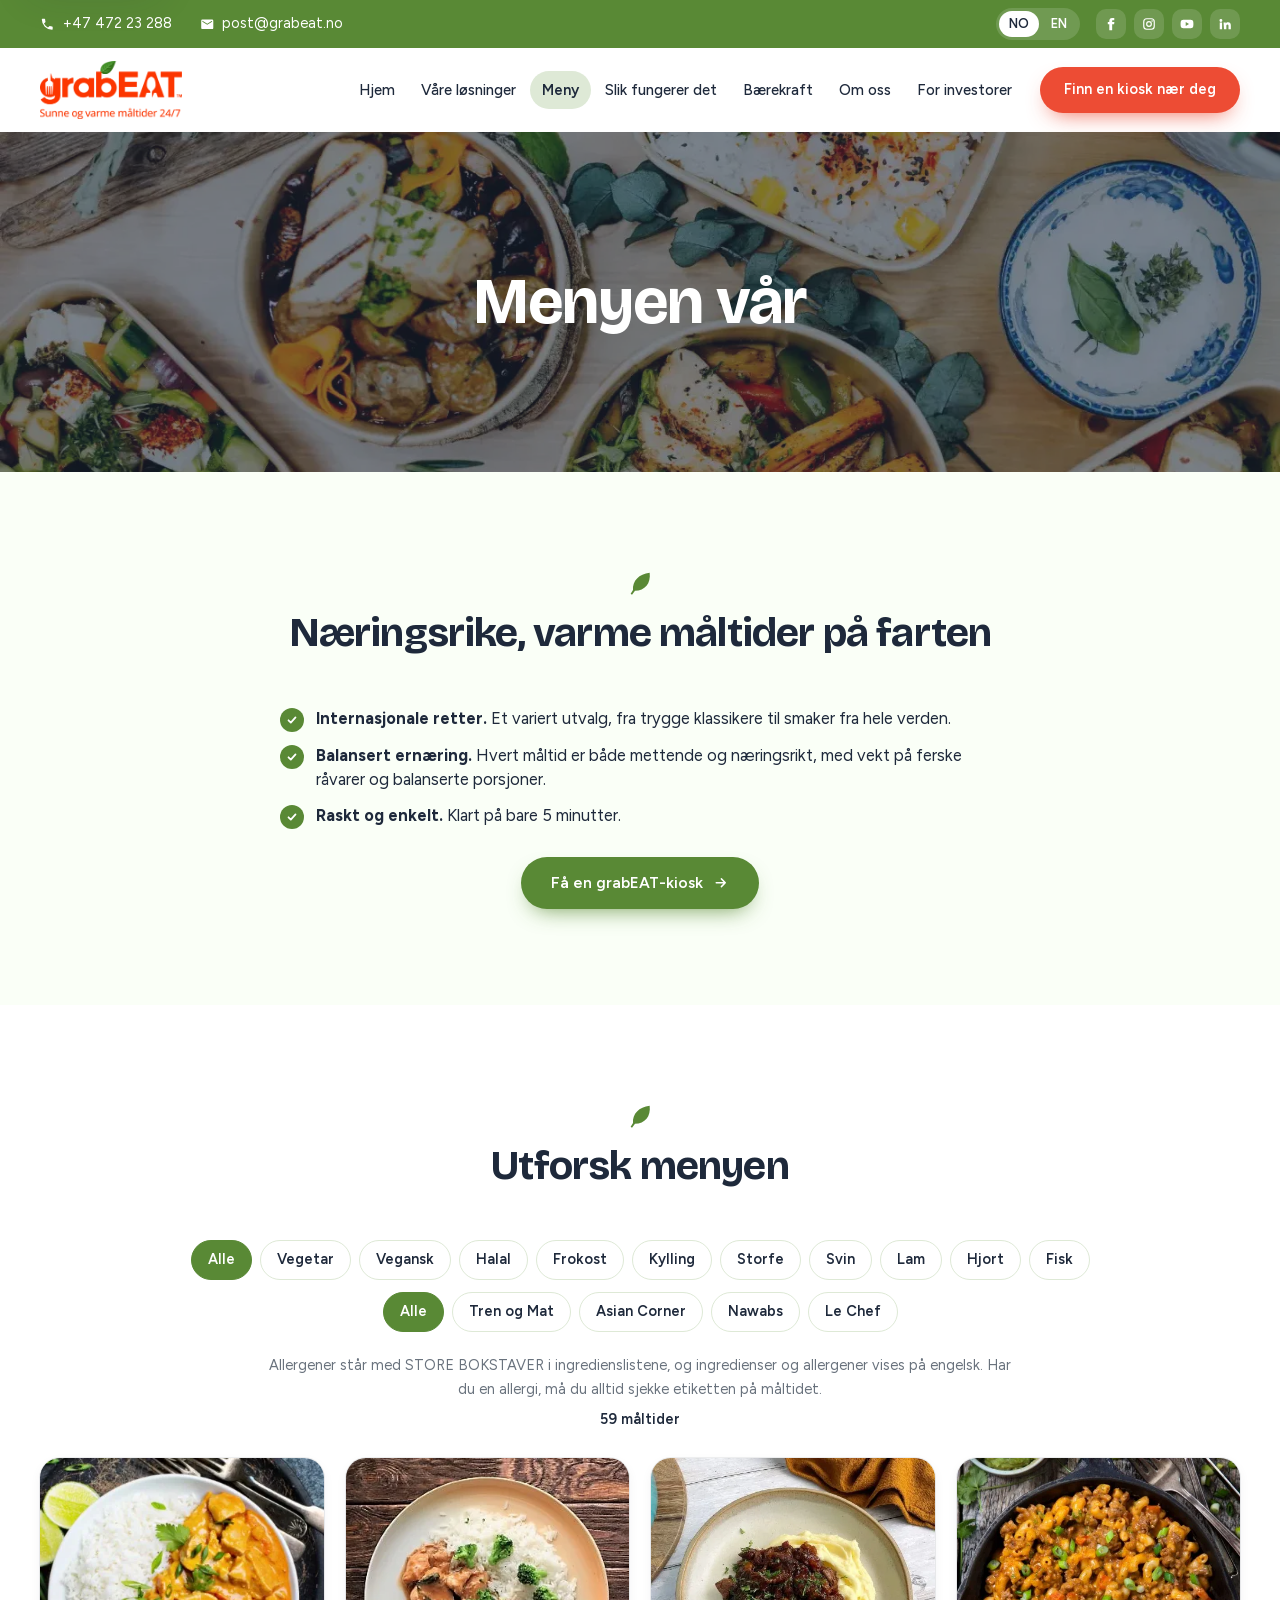
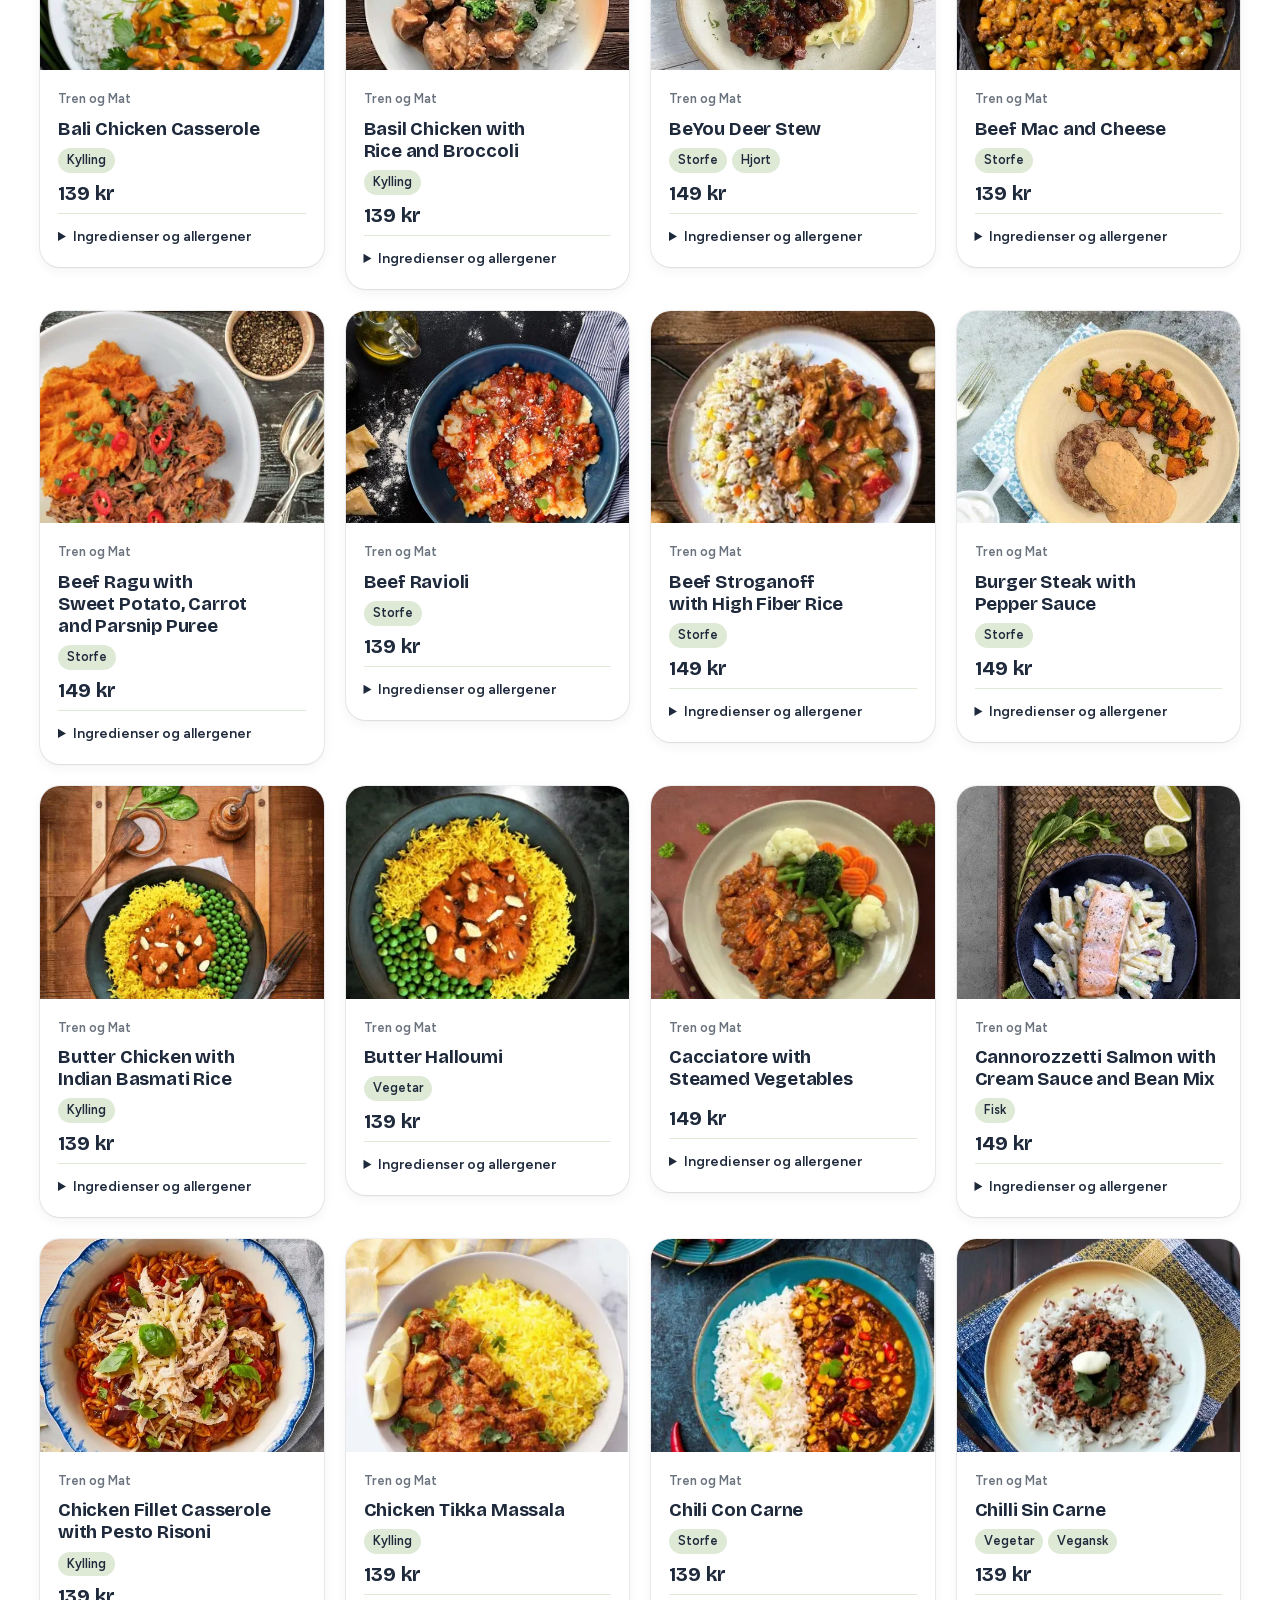
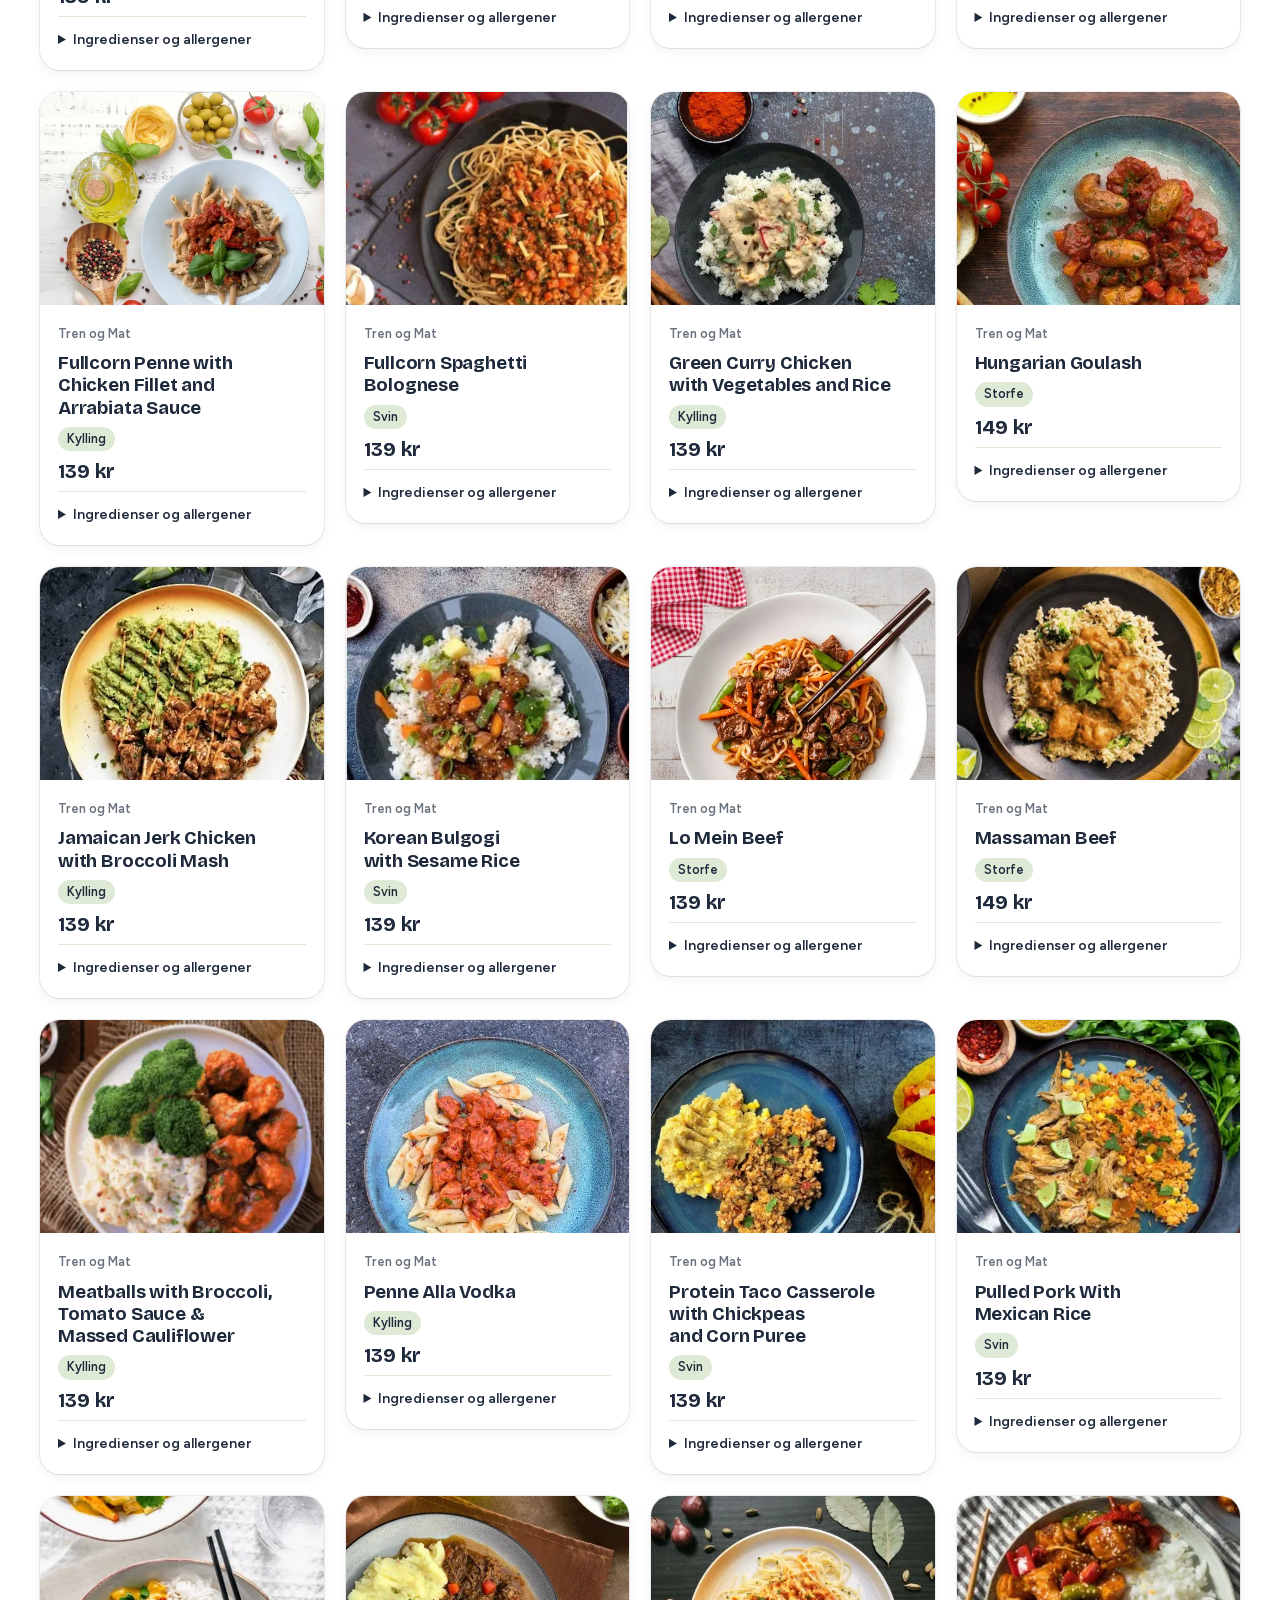
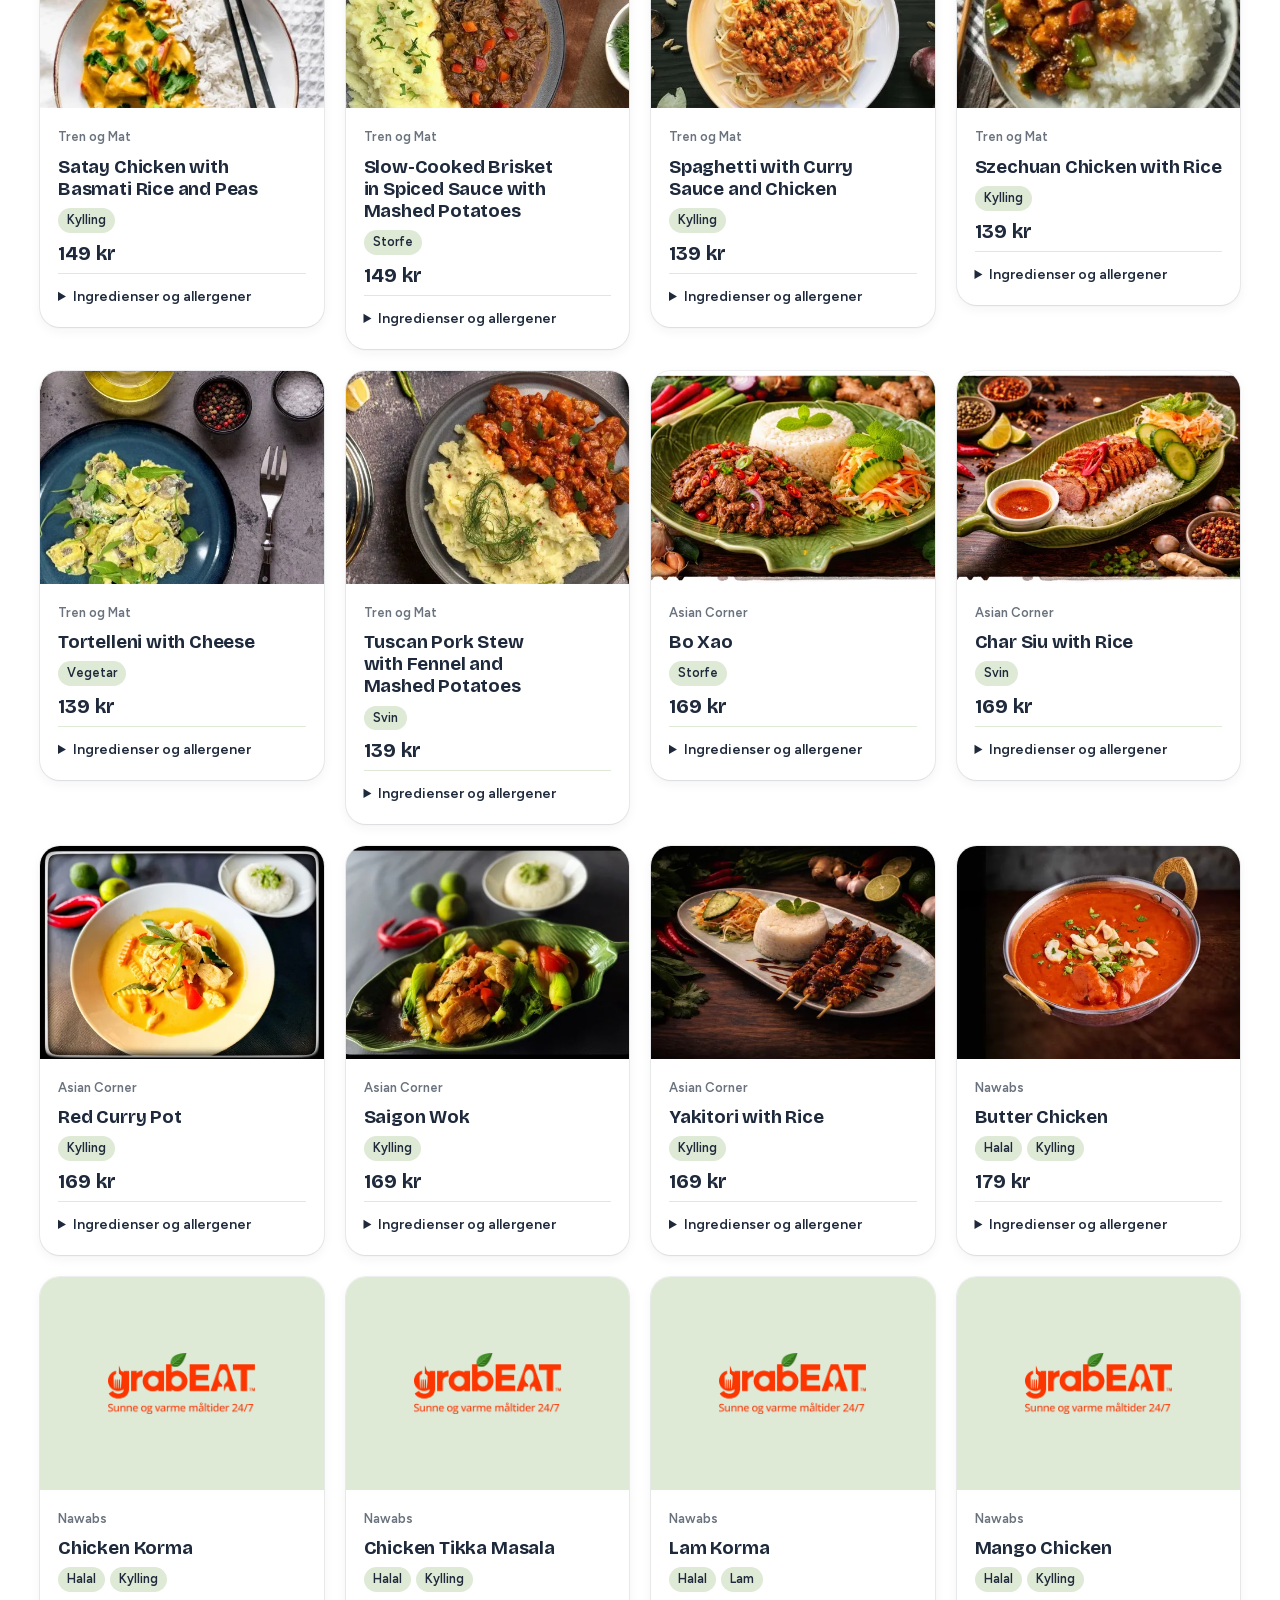
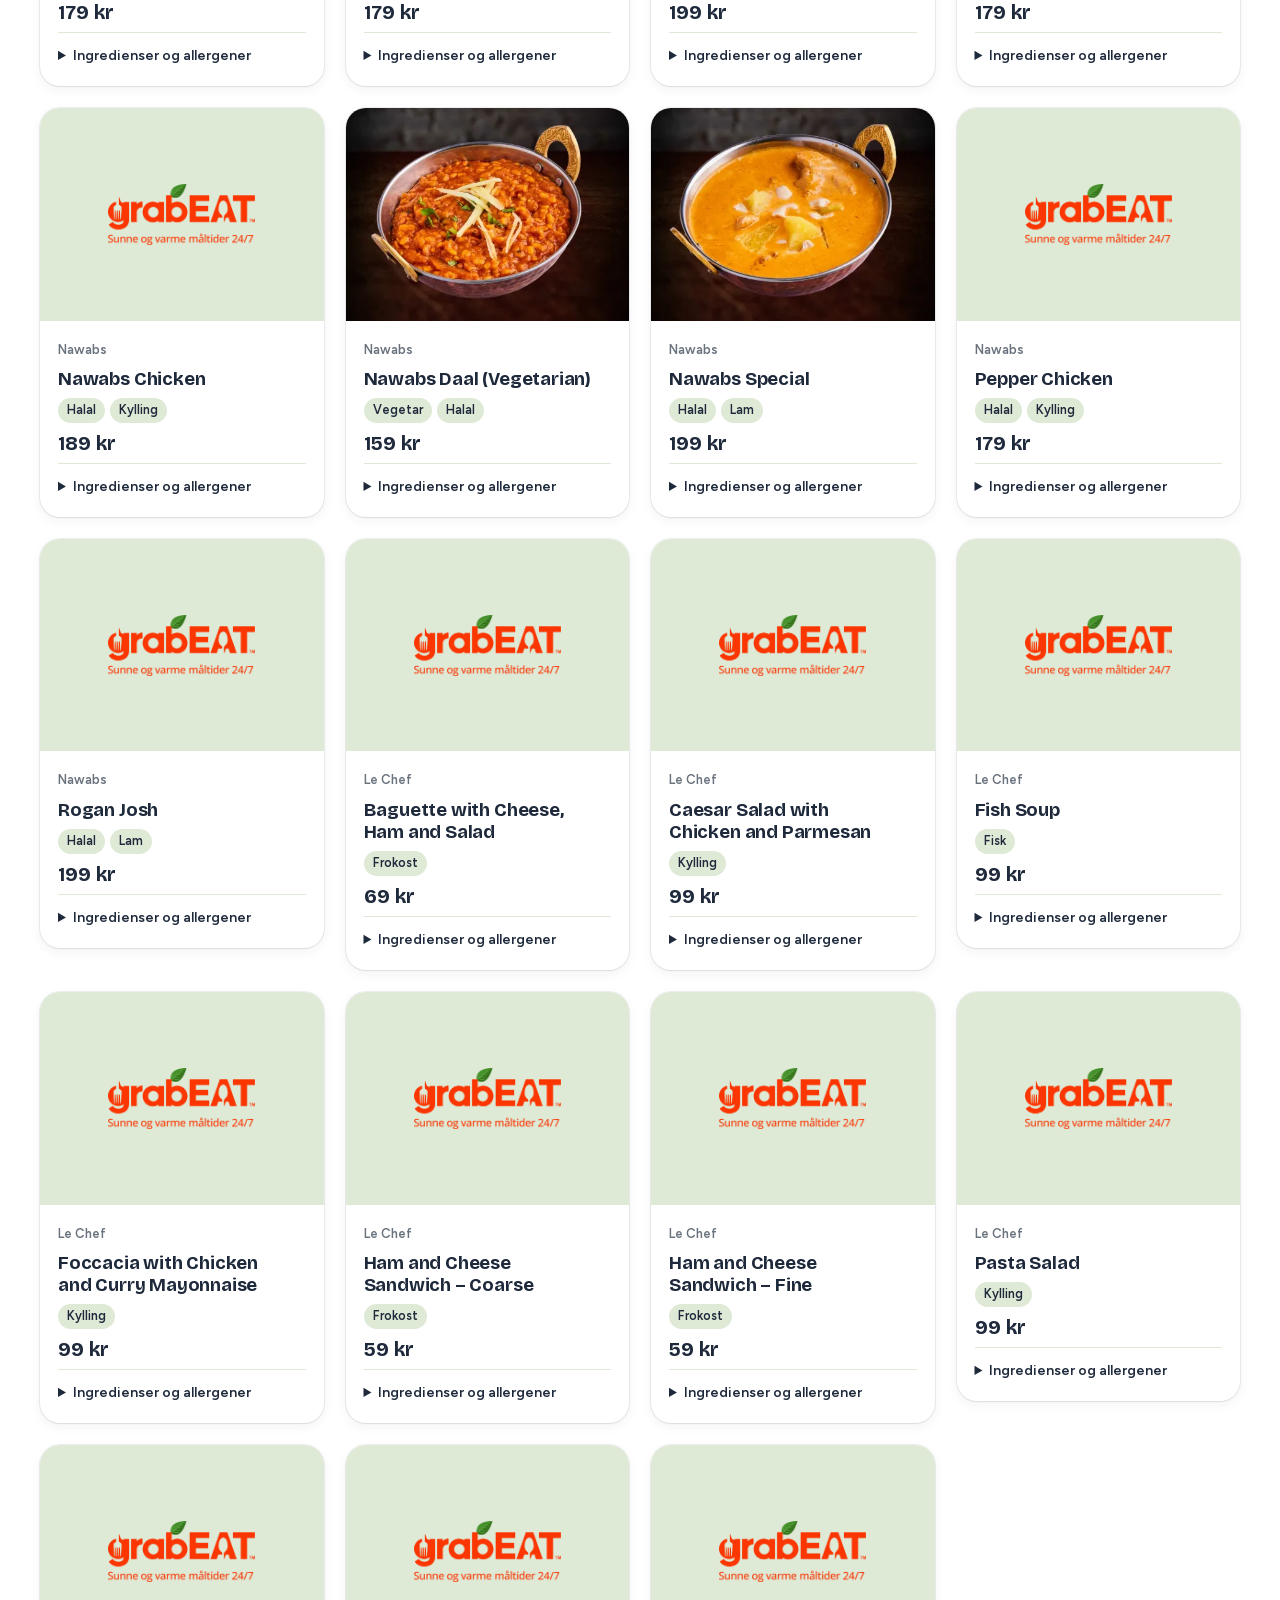
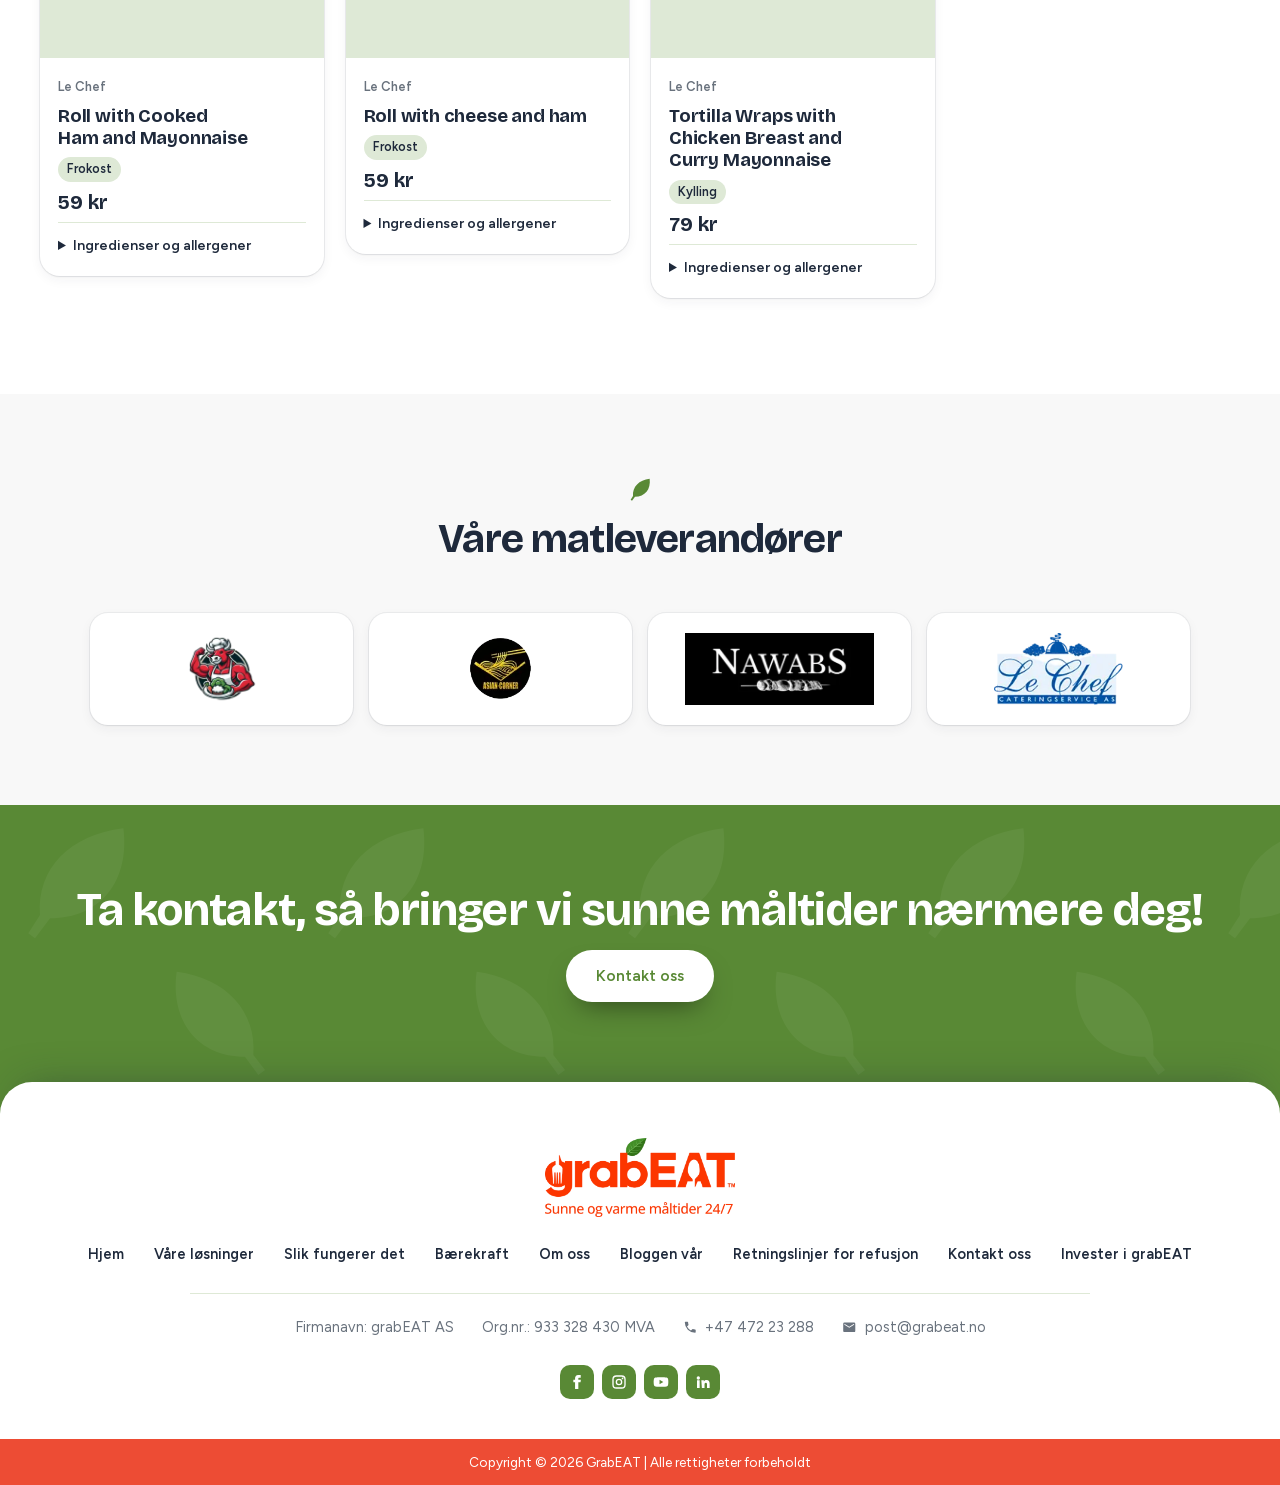
<file: no/our-menu/index.html>
<!doctype html>
<html lang="no">
<head>
  <meta charset="utf-8">
  <meta name="viewport" content="width=device-width, initial-scale=1">
  <title>Meny: varm mat, priser og allergener | grabEAT</title>
  <meta name="description" content="Se 59 grabEAT-måltider med priser, ingredienser og allergener. Filtrer på vegetar, vegansk, halal, kylling, storfe og mer, tilgjengelig i kioskene våre.">
  <link rel="canonical" href="https://grabeat.no/no/our-menu/">
  <link rel="alternate" hreflang="en" href="https://grabeat.no/our-menu/">
  <link rel="alternate" hreflang="no" href="https://grabeat.no/no/our-menu/">
  <link rel="alternate" hreflang="x-default" href="https://grabeat.no/our-menu/">
  <meta property="og:type" content="website">
  <meta property="og:site_name" content="grabEAT">
  <meta property="og:locale" content="nb_NO">
  <meta property="og:url" content="https://grabeat.no/no/our-menu/">
  <meta property="og:title" content="Meny: varm mat, priser og allergener | grabEAT">
  <meta property="og:description" content="Se 59 grabEAT-måltider med priser, ingredienser og allergener. Filtrer på vegetar, vegansk, halal, kylling, storfe og mer, tilgjengelig i kioskene våre.">
  <meta property="og:image" content="https://grabeat.no/assets/img/grabeat-smart-kiosk.webp">
  <meta name="twitter:card" content="summary_large_image">
  <meta name="twitter:title" content="Meny: varm mat, priser og allergener | grabEAT">
  <meta name="twitter:description" content="Se 59 grabEAT-måltider med priser, ingredienser og allergener. Filtrer på vegetar, vegansk, halal, kylling, storfe og mer, tilgjengelig i kioskene våre.">
  <meta name="twitter:image" content="https://grabeat.no/assets/img/grabeat-smart-kiosk.webp">
  <meta name="theme-color" content="#598935">
  <link rel="icon" href="../../assets/logos/favicon.png">
  <link rel="preload" as="font" type="font/woff2" href="../../assets/fonts/bricolage-grotesque-latin.woff2" crossorigin>
  <link rel="stylesheet" href="../../styles.css">
  <script>document.documentElement.classList.add('js')</script>
  <script type="application/ld+json">{"@context": "https://schema.org", "@graph": [{"@type": "Organization", "@id": "https://grabeat.no/#organization", "name": "grabEAT AS", "url": "https://grabeat.no/", "logo": "https://grabeat.no/assets/logos/grabeat-logo.webp", "telephone": "+47 472 23 288", "email": "post@grabeat.no", "sameAs": ["https://www.facebook.com/grabEAT.no/", "https://www.instagram.com/grabeat.no/", "https://www.youtube.com/channel/UC2K87p___l81f4XrjC7E9Dw", "https://www.linkedin.com/company/grabeat-no/"]}, {"@type": "Menu", "name": "grabEAT-menyen", "hasMenuSection": [{"@type": "MenuSection", "name": "Tren og Mat", "hasMenuItem": [{"@type": "MenuItem", "name": "Bali Chicken Casserole", "offers": {"@type": "Offer", "price": 139, "priceCurrency": "NOK"}, "image": "https://grabeat.no/assets/img/menu/bali-chicken-casserole.webp"}, {"@type": "MenuItem", "name": "Basil Chicken with Rice and Broccoli", "offers": {"@type": "Offer", "price": 139, "priceCurrency": "NOK"}, "image": "https://grabeat.no/assets/img/menu/basil-chicken-with-rice-and-broccoli.webp"}, {"@type": "MenuItem", "name": "BeYou Deer Stew", "offers": {"@type": "Offer", "price": 149, "priceCurrency": "NOK"}, "image": "https://grabeat.no/assets/img/menu/beyou-deer-stew.webp"}, {"@type": "MenuItem", "name": "Beef Mac and Cheese", "offers": {"@type": "Offer", "price": 139, "priceCurrency": "NOK"}, "image": "https://grabeat.no/assets/img/menu/beef-mac-and-cheese.webp"}, {"@type": "MenuItem", "name": "Beef Ragu with Sweet Potato, Carrot and Parsnip Puree", "offers": {"@type": "Offer", "price": 149, "priceCurrency": "NOK"}, "image": "https://grabeat.no/assets/img/menu/beef-ragu-with-sweet-potato-carrot-and-parsnip-puree.webp"}, {"@type": "MenuItem", "name": "Beef Ravioli", "offers": {"@type": "Offer", "price": 139, "priceCurrency": "NOK"}, "image": "https://grabeat.no/assets/img/menu/beef-ravioli.webp"}, {"@type": "MenuItem", "name": "Beef Stroganoff with High Fiber Rice", "offers": {"@type": "Offer", "price": 149, "priceCurrency": "NOK"}, "image": "https://grabeat.no/assets/img/menu/beef-stroganoefac80-with-high-fiber-rice.webp"}, {"@type": "MenuItem", "name": "Burger Steak with Pepper Sauce", "offers": {"@type": "Offer", "price": 149, "priceCurrency": "NOK"}, "image": "https://grabeat.no/assets/img/menu/burger-steak-with-pepper-sauce.webp"}, {"@type": "MenuItem", "name": "Butter Chicken with Indian Basmati Rice", "offers": {"@type": "Offer", "price": 139, "priceCurrency": "NOK"}, "image": "https://grabeat.no/assets/img/menu/butter-chicken-with-indian-basmati-rice.webp"}, {"@type": "MenuItem", "name": "Butter Halloumi", "offers": {"@type": "Offer", "price": 139, "priceCurrency": "NOK"}, "image": "https://grabeat.no/assets/img/menu/butter-halloumi.webp", "suitableForDiet": ["https://schema.org/VegetarianDiet"]}, {"@type": "MenuItem", "name": "Cacciatore with Steamed Vegetables", "offers": {"@type": "Offer", "price": 149, "priceCurrency": "NOK"}, "image": "https://grabeat.no/assets/img/menu/cacciatore-with-steamed-vegetables.webp"}, {"@type": "MenuItem", "name": "Cannorozzetti Salmon with Cream Sauce and Bean Mix", "offers": {"@type": "Offer", "price": 149, "priceCurrency": "NOK"}, "image": "https://grabeat.no/assets/img/menu/cannorozzetti-salmon-with-cream-sauce-and-bean-mix.webp"}, {"@type": "MenuItem", "name": "Chicken Fillet Casserole with Pesto Risoni", "offers": {"@type": "Offer", "price": 139, "priceCurrency": "NOK"}, "image": "https://grabeat.no/assets/img/menu/chicken-fillet-casserole-with-pesto-risoni.webp"}, {"@type": "MenuItem", "name": "Chicken Tikka Massala", "offers": {"@type": "Offer", "price": 139, "priceCurrency": "NOK"}, "image": "https://grabeat.no/assets/img/menu/chicken-tikka-massala.webp"}, {"@type": "MenuItem", "name": "Chili Con Carne", "offers": {"@type": "Offer", "price": 139, "priceCurrency": "NOK"}, "image": "https://grabeat.no/assets/img/menu/chili-con-carne.webp"}, {"@type": "MenuItem", "name": "Chilli Sin Carne", "offers": {"@type": "Offer", "price": 139, "priceCurrency": "NOK"}, "image": "https://grabeat.no/assets/img/menu/chilli-sin-carne.webp", "suitableForDiet": ["https://schema.org/VeganDiet", "https://schema.org/VegetarianDiet"]}, {"@type": "MenuItem", "name": "Fullcorn Penne with Chicken Fillet and Arrabiata Sauce", "offers": {"@type": "Offer", "price": 139, "priceCurrency": "NOK"}, "image": "https://grabeat.no/assets/img/menu/fullcorn-penne-with-chicken-fillet-and-arrabiata-sauce.webp"}, {"@type": "MenuItem", "name": "Fullcorn Spaghetti Bolognese", "offers": {"@type": "Offer", "price": 139, "priceCurrency": "NOK"}, "image": "https://grabeat.no/assets/img/menu/fullcorn-spaghetti-bolognese.webp"}, {"@type": "MenuItem", "name": "Green Curry Chicken with Vegetables and Rice", "offers": {"@type": "Offer", "price": 139, "priceCurrency": "NOK"}, "image": "https://grabeat.no/assets/img/menu/green-curry-chicken-with-vegetables-and-rice.webp"}, {"@type": "MenuItem", "name": "Hungarian Goulash", "offers": {"@type": "Offer", "price": 149, "priceCurrency": "NOK"}, "image": "https://grabeat.no/assets/img/menu/hungarian-goulash.webp"}, {"@type": "MenuItem", "name": "Jamaican Jerk Chicken with Broccoli Mash", "offers": {"@type": "Offer", "price": 139, "priceCurrency": "NOK"}, "image": "https://grabeat.no/assets/img/menu/jamaican-jerk-chicken-with-broccoli-mash.webp"}, {"@type": "MenuItem", "name": "Korean Bulgogi with Sesame Rice", "offers": {"@type": "Offer", "price": 139, "priceCurrency": "NOK"}, "image": "https://grabeat.no/assets/img/menu/korean-bulgogi-with-sesame-rice.webp"}, {"@type": "MenuItem", "name": "Lo Mein Beef", "offers": {"@type": "Offer", "price": 139, "priceCurrency": "NOK"}, "image": "https://grabeat.no/assets/img/menu/lo-mein-beef.webp"}, {"@type": "MenuItem", "name": "Massaman Beef", "offers": {"@type": "Offer", "price": 149, "priceCurrency": "NOK"}, "image": "https://grabeat.no/assets/img/menu/massaman-beef.webp"}, {"@type": "MenuItem", "name": "Meatballs with Broccoli, Tomato Sauce & Massed Cauliflower", "offers": {"@type": "Offer", "price": 139, "priceCurrency": "NOK"}, "image": "https://grabeat.no/assets/img/menu/meatballs-with-broccoli-tomato-sauce-massed-cauliflower.webp"}, {"@type": "MenuItem", "name": "Penne Alla Vodka", "offers": {"@type": "Offer", "price": 139, "priceCurrency": "NOK"}, "image": "https://grabeat.no/assets/img/menu/penne-alla-vodka.webp"}, {"@type": "MenuItem", "name": "Protein Taco Casserole with Chickpeas and Corn Puree", "offers": {"@type": "Offer", "price": 139, "priceCurrency": "NOK"}, "image": "https://grabeat.no/assets/img/menu/protein-taco-casserole-with-chickpeas-and-corn-puree.webp"}, {"@type": "MenuItem", "name": "Pulled Pork With Mexican Rice", "offers": {"@type": "Offer", "price": 139, "priceCurrency": "NOK"}, "image": "https://grabeat.no/assets/img/menu/pulled-pork-with-mexican-rice.webp"}, {"@type": "MenuItem", "name": "Satay Chicken with Basmati Rice and Peas", "offers": {"@type": "Offer", "price": 149, "priceCurrency": "NOK"}, "image": "https://grabeat.no/assets/img/menu/satay-chicken-with-basmati-rice-and-peas.webp"}, {"@type": "MenuItem", "name": "Slow-Cooked Brisket in Spiced Sauce with Mashed Potatoes", "offers": {"@type": "Offer", "price": 149, "priceCurrency": "NOK"}, "image": "https://grabeat.no/assets/img/menu/slow-cooked-brisket-in-spiced-sauce-with-mashed-potatoes.webp"}, {"@type": "MenuItem", "name": "Spaghetti with Curry Sauce and Chicken", "offers": {"@type": "Offer", "price": 139, "priceCurrency": "NOK"}, "image": "https://grabeat.no/assets/img/menu/spaghetti-with-curry-sauce-and-chicken.webp"}, {"@type": "MenuItem", "name": "Szechuan Chicken with Rice", "offers": {"@type": "Offer", "price": 139, "priceCurrency": "NOK"}, "image": "https://grabeat.no/assets/img/menu/szechuan-chicken-with-rice.webp"}, {"@type": "MenuItem", "name": "Tortelleni with Cheese", "offers": {"@type": "Offer", "price": 139, "priceCurrency": "NOK"}, "image": "https://grabeat.no/assets/img/menu/tortelleni-with-cheese.webp", "suitableForDiet": ["https://schema.org/VegetarianDiet"]}, {"@type": "MenuItem", "name": "Tuscan Pork Stew with Fennel and Mashed Potatoes", "offers": {"@type": "Offer", "price": 139, "priceCurrency": "NOK"}, "image": "https://grabeat.no/assets/img/menu/tuscan-pork-stew-with-fennel-and-mashed-potatoes.webp"}]}, {"@type": "MenuSection", "name": "Asian Corner", "hasMenuItem": [{"@type": "MenuItem", "name": "Bo Xao", "offers": {"@type": "Offer", "price": 169, "priceCurrency": "NOK"}, "description": "Stir-fried beef with lemongrass and chili in orange juice. Tender beef stir-fried over high heat with finely chopped lemongrass and delicate chili, glazed in a refined sauce of freshly squeezed orange with the perfect balance between sweetness and acidity. Served with fresh salad and silky jasmine rice.", "image": "https://grabeat.no/assets/img/menu/bo-xao.webp"}, {"@type": "MenuItem", "name": "Char Siu with Rice", "offers": {"@type": "Offer", "price": 169, "priceCurrency": "NOK"}, "description": "Tender and juicy char siu (pork), slowly marinated and glazed in a rich, caramelized sauce with hints of garlic and aromatic spices. Served with jasmine rice, fresh salad and our house char siu sauce.", "image": "https://grabeat.no/assets/img/menu/char-siu-with-rice.webp"}, {"@type": "MenuItem", "name": "Red Curry Pot", "offers": {"@type": "Offer", "price": 169, "priceCurrency": "NOK"}, "description": "A rich and aromatic stew with coconut milk, red curry, tender pieces of chicken, crispy vegetables and fragrant herbs. The dish is not very spicy, just a hint of chili. Served with rice. Choose between chicken, shrimp, tofu. Slightly spicy.", "image": "https://grabeat.no/assets/img/menu/red-curry-pot.webp"}, {"@type": "MenuItem", "name": "Saigon Wok", "offers": {"@type": "Offer", "price": 169, "priceCurrency": "NOK"}, "description": "Juicy chicken pieces quickly stir-fried with crispy vegetables in a flavorful Asian sauce. A harmonious combination of sweet and salty. Served with rice. Not spicy/mild.", "image": "https://grabeat.no/assets/img/menu/saigon-wok.webp"}, {"@type": "MenuItem", "name": "Yakitori with Rice", "offers": {"@type": "Offer", "price": 169, "priceCurrency": "NOK"}, "description": "Tender chicken skewers marinated in garlic, sesame oil, soy sauce and other fresh Asian spices. Grilled to juicy perfection with a lightly caramelized surface. Served with silky rice and vegetables.", "image": "https://grabeat.no/assets/img/menu/yakitori-with-rice.webp"}]}, {"@type": "MenuSection", "name": "Nawabs", "hasMenuItem": [{"@type": "MenuItem", "name": "Butter Chicken", "offers": {"@type": "Offer", "price": 179, "priceCurrency": "NOK"}, "description": "Tandoori chicken cooked in cream and butter sauce. Served with rice.", "image": "https://grabeat.no/assets/img/menu/butter-chicken.webp", "suitableForDiet": ["https://schema.org/HalalDiet"]}, {"@type": "MenuItem", "name": "Chicken Korma", "offers": {"@type": "Offer", "price": 179, "priceCurrency": "NOK"}, "description": "Chicken pieces cooked in creamy cashew nut sauce. Served with rice", "suitableForDiet": ["https://schema.org/HalalDiet"]}, {"@type": "MenuItem", "name": "Chicken Tikka Masala", "offers": {"@type": "Offer", "price": 179, "priceCurrency": "NOK"}, "suitableForDiet": ["https://schema.org/HalalDiet"]}, {"@type": "MenuItem", "name": "Lam Korma", "offers": {"@type": "Offer", "price": 199, "priceCurrency": "NOK"}, "description": "Lamb cooked in cream and cashew nut sauce. Served with rice.", "suitableForDiet": ["https://schema.org/HalalDiet"]}, {"@type": "MenuItem", "name": "Mango Chicken", "offers": {"@type": "Offer", "price": 179, "priceCurrency": "NOK"}, "description": "Marinated chicken cooked in the chef’s special mango sauce. Served with rice.", "suitableForDiet": ["https://schema.org/HalalDiet"]}, {"@type": "MenuItem", "name": "Nawabs Chicken", "offers": {"@type": "Offer", "price": 189, "priceCurrency": "NOK"}, "description": "Chicken cooked in special herbs with Pakistani aromatic flavor. Served with rice.", "suitableForDiet": ["https://schema.org/HalalDiet"]}, {"@type": "MenuItem", "name": "Nawabs Daal (Vegetarian)", "offers": {"@type": "Offer", "price": 159, "priceCurrency": "NOK"}, "description": "Mixed lentils cooked in Nawab’s special masala sauce. Served with rice.", "image": "https://grabeat.no/assets/img/menu/nawabs-daal-vegetarian.webp", "suitableForDiet": ["https://schema.org/HalalDiet", "https://schema.org/VegetarianDiet"]}, {"@type": "MenuItem", "name": "Nawabs Special", "offers": {"@type": "Offer", "price": 199, "priceCurrency": "NOK"}, "description": "Marinated lamb cooked in a creamy curry sauce with pineapple. Served with rice.", "image": "https://grabeat.no/assets/img/menu/nawabs-special.webp", "suitableForDiet": ["https://schema.org/HalalDiet"]}, {"@type": "MenuItem", "name": "Pepper Chicken", "offers": {"@type": "Offer", "price": 179, "priceCurrency": "NOK"}, "description": "Grilled chicken cooked in cream and pepper sauce. Served with rice.", "suitableForDiet": ["https://schema.org/HalalDiet"]}, {"@type": "MenuItem", "name": "Rogan Josh", "offers": {"@type": "Offer", "price": 199, "priceCurrency": "NOK"}, "description": "Marinated lamb cooked with ginger and garlic in an aromatic curry sauce. Served with rice.", "suitableForDiet": ["https://schema.org/HalalDiet"]}]}, {"@type": "MenuSection", "name": "Le Chef", "hasMenuItem": [{"@type": "MenuItem", "name": "Baguette with Cheese, Ham and Salad", "offers": {"@type": "Offer", "price": 69, "priceCurrency": "NOK"}}, {"@type": "MenuItem", "name": "Caesar Salad with Chicken and Parmesan", "offers": {"@type": "Offer", "price": 99, "priceCurrency": "NOK"}}, {"@type": "MenuItem", "name": "Fish Soup", "offers": {"@type": "Offer", "price": 99, "priceCurrency": "NOK"}}, {"@type": "MenuItem", "name": "Foccacia with Chicken and Curry Mayonnaise", "offers": {"@type": "Offer", "price": 99, "priceCurrency": "NOK"}}, {"@type": "MenuItem", "name": "Ham and Cheese Sandwich – Coarse", "offers": {"@type": "Offer", "price": 59, "priceCurrency": "NOK"}}, {"@type": "MenuItem", "name": "Ham and Cheese Sandwich – Fine", "offers": {"@type": "Offer", "price": 59, "priceCurrency": "NOK"}}, {"@type": "MenuItem", "name": "Pasta Salad", "offers": {"@type": "Offer", "price": 99, "priceCurrency": "NOK"}}, {"@type": "MenuItem", "name": "Roll with Cooked Ham and Mayonnaise", "offers": {"@type": "Offer", "price": 59, "priceCurrency": "NOK"}}, {"@type": "MenuItem", "name": "Roll with cheese and ham", "offers": {"@type": "Offer", "price": 59, "priceCurrency": "NOK"}}, {"@type": "MenuItem", "name": "Tortilla Wraps with Chicken Breast and Curry Mayonnaise", "offers": {"@type": "Offer", "price": 79, "priceCurrency": "NOK"}}]}]}]}</script>
</head>
<body id="top">
  <a class="skip-link" href="#content">Hopp til innhold</a>

  <!-- Icon sprite -->
  <svg width="0" height="0" style="position:absolute" aria-hidden="true">
    <symbol id="i-phone" viewBox="0 0 24 24"><path fill="currentColor" d="M6.6 10.8a15.1 15.1 0 0 0 6.6 6.6l2.2-2.2a1 1 0 0 1 1-.25c1.1.37 2.3.57 3.6.57a1 1 0 0 1 1 1V20a1 1 0 0 1-1 1A17 17 0 0 1 3 4a1 1 0 0 1 1-1h3.5a1 1 0 0 1 1 1c0 1.25.2 2.45.57 3.57a1 1 0 0 1-.25 1z"/></symbol>
    <symbol id="i-mail" viewBox="0 0 24 24"><path fill="currentColor" d="M20 4H4a2 2 0 0 0-2 2v12c0 1.1.9 2 2 2h16a2 2 0 0 0 2-2V6a2 2 0 0 0-2-2zm0 4-8 5-8-5V6l8 5 8-5z"/></symbol>
    <symbol id="i-pin" viewBox="0 0 24 24"><path fill="currentColor" d="M12 2a7 7 0 0 0-7 7c0 5.25 7 13 7 13s7-7.75 7-13a7 7 0 0 0-7-7zm0 9.5a2.5 2.5 0 1 1 0-5 2.5 2.5 0 0 1 0 5z"/></symbol>
    <symbol id="i-facebook" viewBox="0 0 24 24"><path fill="currentColor" d="M14 8.5V6.6c0-.9.6-1.1 1-1.1h2.6V1.6L14 1.5c-4 0-4.9 3-4.9 4.9v2.1H6.5v4h2.6v10H14v-10h3.3l.5-4z"/></symbol>
    <symbol id="i-instagram" viewBox="0 0 24 24"><g fill="none" stroke="currentColor" stroke-width="2"><rect x="3" y="3" width="18" height="18" rx="5"/><circle cx="12" cy="12" r="4"/></g><circle cx="17.3" cy="6.7" r="1.3" fill="currentColor"/></symbol>
    <symbol id="i-youtube" viewBox="0 0 24 24"><path fill="currentColor" fill-rule="evenodd" d="M22.5 7.2a2.8 2.8 0 0 0-2-2C18.8 4.7 12 4.7 12 4.7s-6.8 0-8.5.5a2.8 2.8 0 0 0-2 2C1 8.9 1 12 1 12s0 3.1.5 4.8a2.8 2.8 0 0 0 2 2c1.7.5 8.5.5 8.5.5s6.8 0 8.5-.5a2.8 2.8 0 0 0 2-2c.5-1.7.5-4.8.5-4.8s0-3.1-.5-4.8zM9.8 15.3V8.7l5.7 3.3z"/></symbol>
    <symbol id="i-linkedin" viewBox="0 0 24 24"><path fill="currentColor" d="M4.98 3.5a2.5 2.5 0 1 1 0 5 2.5 2.5 0 0 1 0-5zM3 9.5h4V21H3zM9.5 9.5h3.8v1.6h.1c.5-1 1.8-2 3.8-2 4 0 4.8 2.6 4.8 6V21h-4v-5.2c0-1.2 0-2.8-1.7-2.8s-2 1.3-2 2.7V21h-4z"/></symbol>
    <symbol id="i-check" viewBox="0 0 24 24"><path fill="none" stroke="currentColor" stroke-width="3" stroke-linecap="round" stroke-linejoin="round" d="m6 12.5 4 4 8-9"/></symbol>
    <symbol id="i-x" viewBox="0 0 24 24"><path fill="none" stroke="currentColor" stroke-width="3" stroke-linecap="round" d="m7 7 10 10M17 7 7 17"/></symbol>
    <symbol id="i-arrow" viewBox="0 0 24 24"><path fill="none" stroke="currentColor" stroke-width="2.25" stroke-linecap="round" stroke-linejoin="round" d="M5 12h14m-6-6 6 6-6 6"/></symbol>
    <symbol id="i-chevron" viewBox="0 0 24 24"><path fill="none" stroke="currentColor" stroke-width="2.5" stroke-linecap="round" stroke-linejoin="round" d="m9 5 7 7-7 7"/></symbol>
  </svg>

  <div class="topbar">
    <div class="container topbar__inner">
      <div class="topbar__contact">
        <a href="tel:+4747223288"><svg class="icon"><use href="#i-phone"/></svg>+47 472 23 288</a>
        <a href="mailto:post@grabeat.no"><svg class="icon"><use href="#i-mail"/></svg>post@grabeat.no</a>
      </div>
      <div class="topbar__end">
        <nav class="lang" aria-label="Språk"><a href="./" hreflang="no" aria-current="page">NO</a><a href="../../our-menu/" hreflang="en" lang="en">EN</a></nav>
        <div class="socials socials--light"><a href="https://www.facebook.com/grabEAT.no/" aria-label="Facebook"><svg class="icon"><use href="#i-facebook"/></svg></a><a href="https://www.instagram.com/grabeat.no/" aria-label="Instagram"><svg class="icon"><use href="#i-instagram"/></svg></a><a href="https://www.youtube.com/channel/UC2K87p___l81f4XrjC7E9Dw" aria-label="YouTube"><svg class="icon"><use href="#i-youtube"/></svg></a><a href="https://www.linkedin.com/company/grabeat-no/" aria-label="LinkedIn"><svg class="icon"><use href="#i-linkedin"/></svg></a></div>
      </div>
    </div>
  </div>

  <header class="header" data-header>
    <div class="container header__inner">
      <a class="header__logo" href="../" aria-label="grabEAT forside">
        <img src="../../assets/logos/grabeat-logo.webp" alt="grabEAT – Sunne og varme måltider 24/7" width="640" height="264">
      </a>
      <button class="nav-toggle" type="button" aria-label="Meny" aria-expanded="false" aria-controls="nav" data-nav-toggle><span></span><span></span><span></span></button>
      <nav class="nav" id="nav" aria-label="Hovedmeny" data-nav>
        <a href="../">Hjem</a>
        <a href="../our-solutions/">Våre løsninger</a><a href="../our-menu/" class="is-active">Meny</a><a href="../how-it-works/">Slik fungerer det</a>
        <a href="https://grabeat.no/sustainability/">Bærekraft</a>
        <a href="../about-us/">Om oss</a>
        <a href="https://grabeat.no/investor/">For investorer</a>
        <a class="btn btn--tomato nav__cta" href="../#locations" data-track="find_kiosk">Finn en kiosk nær deg</a>
      </nav>
    </div>
  </header>

  <main id="content">
    <section class="page-hero" style="background-image:url('../../assets/img/page-hero-meal-bowls.webp')"><h1 data-reveal>Menyen vår</h1></section>
    <section class="section section--cream">
      <div class="container narrow center-block">
        <h2 class="section__title" data-reveal>Næringsrike, varme måltider på farten</h2>
        <ul class="ticks ticks--sm" data-reveal><li><span class="tick"><svg><use href="#i-check"/></svg></span><span><strong>Internasjonale retter.</strong> Et variert utvalg, fra trygge klassikere til smaker fra hele verden.</span></li><li><span class="tick"><svg><use href="#i-check"/></svg></span><span><strong>Balansert ernæring.</strong> Hvert måltid er både mettende og næringsrikt, med vekt på ferske råvarer og balanserte porsjoner.</span></li><li><span class="tick"><svg><use href="#i-check"/></svg></span><span><strong>Raskt og enkelt.</strong> Klart på bare 5 minutter.</span></li></ul>
        <div class="center" data-reveal><a class="btn btn--green" href="https://grabeat.no/application-form/">Få en grabEAT-kiosk<svg class="icon"><use href="#i-arrow"/></svg></a></div>
      </div>
    </section>
    <section class="section" id="meals">
      <div class="container" data-menu>
        <h2 class="section__title" data-reveal>Utforsk menyen</h2>
        <div class="filters" role="group" aria-label="Filtrer etter type" data-filter-group="tags"><button class="chip" type="button" aria-pressed="true" data-filter="">Alle</button><button class="chip" type="button" aria-pressed="false" data-filter="Vegetarian">Vegetar</button><button class="chip" type="button" aria-pressed="false" data-filter="Vegan">Vegansk</button><button class="chip" type="button" aria-pressed="false" data-filter="Halal">Halal</button><button class="chip" type="button" aria-pressed="false" data-filter="Breakfast">Frokost</button><button class="chip" type="button" aria-pressed="false" data-filter="Chicken">Kylling</button><button class="chip" type="button" aria-pressed="false" data-filter="Beef">Storfe</button><button class="chip" type="button" aria-pressed="false" data-filter="Pork">Svin</button><button class="chip" type="button" aria-pressed="false" data-filter="Lamb">Lam</button><button class="chip" type="button" aria-pressed="false" data-filter="Deer">Hjort</button><button class="chip" type="button" aria-pressed="false" data-filter="Fish">Fisk</button></div>
        <div class="filters" role="group" aria-label="Filtrer etter leverandør" data-filter-group="supplier"><button class="chip" type="button" aria-pressed="true" data-filter="">Alle</button><button class="chip" type="button" aria-pressed="false" data-filter="Tren og Mat">Tren og Mat</button><button class="chip" type="button" aria-pressed="false" data-filter="Asian Corner">Asian Corner</button><button class="chip" type="button" aria-pressed="false" data-filter="Nawabs">Nawabs</button><button class="chip" type="button" aria-pressed="false" data-filter="Le Chef">Le Chef</button></div>
        <p class="menu__note">Allergener står med STORE BOKSTAVER i ingredienslistene, og ingredienser og allergener vises på engelsk. Har du en allergi, må du alltid sjekke etiketten på måltidet.</p>
        <p class="menu__count" role="status" data-menu-count data-label="måltider">59 måltider</p>
        <div class="meals">
        <article class="meal" data-supplier="Tren og Mat" data-tags="Chicken">
          <div class="meal__media"><img src="../../assets/img/menu/bali-chicken-casserole.webp" alt="Bali Chicken Casserole" loading="lazy"></div>
          <div class="meal__body">
            <p class="meal__supplier">Tren og Mat</p>
            <h3>Bali Chicken Casserole</h3>
            <ul class="meal__tags"><li>Kylling</li></ul>
            <p class="meal__price">139 kr</p>
            <details class="meal__details"><summary>Ingredienser og allergener</summary><div lang="en"><p><strong>Ingredienser:</strong> chicken fillet natural, olive oil, Thai chicken broth powder (glutamate), corn starch 350, garlic, curry paste green, ginger root, brown sugar, vinegar rice, aroma, tom-kha soup spice ( FISH ), coconut cream, vegetable broth reduced in salt, apple boats, bali chicken stew ( SOYA ), water, paprika mix, pineapple, salt, coconut powder ( MILK ), oil coconut extra virgin, parboiled long-grain rice, corn kernels</p></div></details>
          </div>
        </article>
        <article class="meal" data-supplier="Tren og Mat" data-tags="Chicken">
          <div class="meal__media"><img src="../../assets/img/menu/basil-chicken-with-rice-and-broccoli.webp" alt="Basil Chicken with Rice and Broccoli" loading="lazy"></div>
          <div class="meal__body">
            <p class="meal__supplier">Tren og Mat</p>
            <h3>Basil Chicken with Rice and Broccoli</h3>
            <ul class="meal__tags"><li>Kylling</li></ul>
            <p class="meal__price">139 kr</p>
            <details class="meal__details"><summary>Ingredienser og allergener</summary><div lang="en"><p><strong>Ingredienser:</strong> natural chicken fillet, olive oil, Thai chicken bouillon powder, rice flour, onion, red pepper, garlic, oyster sauce ( OYSTER, SOY, WHEAT ), chopped chili, fish sauce ( FISH ), reduced-salt soy sauce ( SOYBEANS, WHEAT flour), lemon juice, basil, brown sugar, cornstarch, broccoli, jasmine rice, extra virgin coconut oil</p></div></details>
          </div>
        </article>
        <article class="meal" data-supplier="Tren og Mat" data-tags="Beef Deer">
          <div class="meal__media"><img src="../../assets/img/menu/beyou-deer-stew.webp" alt="BeYou Deer Stew" loading="lazy"></div>
          <div class="meal__body">
            <p class="meal__supplier">Tren og Mat</p>
            <h3>BeYou Deer Stew</h3>
            <ul class="meal__tags"><li>Storfe</li><li>Hjort</li></ul>
            <p class="meal__price">149 kr</p>
            <details class="meal__details"><summary>Ingredienser og allergener</summary><div lang="en"><p><strong>Ingredienser:</strong> fallow deer, beef meat 5% fat, olive oil, onion, garlic, tomato paste, bay leaf, juniper, vegetable broth reduced in salt, dry rosemary, red cooking wine (wine, salt, SULPHITE ), cooking cream 18% ( MILK ), dry thyme, whole pepper, carrot duo, CELERY root, mushrooms, Norwegian vegetable mixture ( CELERY ), parsley root, raisins, cornstarch 350, cranberry jam, potato, cream powder ( MILK ), black pepper, butter-flavored oil, chives</p></div></details>
          </div>
        </article>
        <article class="meal" data-supplier="Tren og Mat" data-tags="Beef">
          <div class="meal__media"><img src="../../assets/img/menu/beef-mac-and-cheese.webp" alt="Beef Mac and Cheese" loading="lazy"></div>
          <div class="meal__body">
            <p class="meal__supplier">Tren og Mat</p>
            <h3>Beef Mac and Cheese</h3>
            <ul class="meal__tags"><li>Storfe</li></ul>
            <p class="meal__price">139 kr</p>
            <details class="meal__details"><summary>Ingredienser og allergener</summary><div lang="en"><p><strong>Ingredienser:</strong> beef meat 14% fat, bbq rub steakhouse, onion, CELERY root, carrot, garlic powder, onion granules, chopped chili, tomato paste, olive oil, lime juice ( SULPHITES ), reduced salt beef broth, nutritional yeast, water, cheese powder ( MILK ), skimmed MILK powder, dry oregano, brown sugar, cheese full flavor ( MILK ), black pepper, salt, cornstarch 350, red paprika, peas, macaroni ( GLUTEN )</p></div></details>
          </div>
        </article>
        <article class="meal" data-supplier="Tren og Mat" data-tags="Beef">
          <div class="meal__media"><img src="../../assets/img/menu/beef-ragu-with-sweet-potato-carrot-and-parsnip-puree.webp" alt="Beef Ragu with Sweet Potato, Carrot and Parsnip Puree" loading="lazy"></div>
          <div class="meal__body">
            <p class="meal__supplier">Tren og Mat</p>
            <h3>Beef Ragu with Sweet Potato, Carrot and Parsnip Puree</h3>
            <ul class="meal__tags"><li>Storfe</li></ul>
            <p class="meal__price">149 kr</p>
            <details class="meal__details"><summary>Ingredienser og allergener</summary><div lang="en"><p><strong>Ingredienser:</strong> beef meat 5% fat, whole pepper, red cooking wine (wine, salt, SULPHITE ), bay leaf, tamarind concentrate, chef de provence ( CELERY , MUSTARD ), olive oil, onion, garlic, carrot, CELERY root, homemade beef stock ( CELERY ), reduced-salt vegetable broth, brown sugar, fresh thyme, parsley, tomato puree, parsnip, sweet potato, chives, butter-flavored oil, black pepper, dextrose, potato fiber, citrus fiber</p></div></details>
          </div>
        </article>
        <article class="meal" data-supplier="Tren og Mat" data-tags="Beef">
          <div class="meal__media"><img src="../../assets/img/menu/beef-ravioli.webp" alt="Beef Ravioli" loading="lazy"></div>
          <div class="meal__body">
            <p class="meal__supplier">Tren og Mat</p>
            <h3>Beef Ravioli</h3>
            <ul class="meal__tags"><li>Storfe</li></ul>
            <p class="meal__price">139 kr</p>
            <details class="meal__details"><summary>Ingredienser og allergener</summary><div lang="en"><p><strong>Ingredienser:</strong> beef meat 14% fat, onion, carrot, CELERY root, pizza spices, red cooking wine (wine, salt, SULPHITE ), dry basil, tomato paste, water, reduced salt beef broth, reduced salt vegetable broth, black pepper, nutritional yeast, brown sugar, paprika powder, parsley, red paprika, dry oregano, ravioli with 4 cheeses ( MILK, WHEAT FLOUR, EGG ), olive oil</p></div></details>
          </div>
        </article>
        <article class="meal" data-supplier="Tren og Mat" data-tags="Beef">
          <div class="meal__media"><img src="../../assets/img/menu/beef-stroganoefac80-with-high-fiber-rice.webp" alt="Beef Stroganoff with High Fiber Rice" loading="lazy"></div>
          <div class="meal__body">
            <p class="meal__supplier">Tren og Mat</p>
            <h3>Beef Stroganoff with High Fiber Rice</h3>
            <ul class="meal__tags"><li>Storfe</li></ul>
            <p class="meal__price">149 kr</p>
            <details class="meal__details"><summary>Ingredienser og allergener</summary><div lang="en"><p><strong>Ingredienser:</strong> storfe kjøtt 5% fett, bbq rub herbs, olje oliven, maistivelse 350, løk, chili hakket, paprika pulver, løkfond brunet, worcestershire saus (fra BYGG,FISK ), soppfond konsentrat, oksebuljong saltredusert, grønnsaksbuljong saltredusert, matfløte 18% ( MELK ), dijon SENNEP grov, champignon, persille, vann, salt, pepper svart, parboiled fullkorn ris, amerikansk blanding</p></div></details>
          </div>
        </article>
        <article class="meal" data-supplier="Tren og Mat" data-tags="Beef">
          <div class="meal__media"><img src="../../assets/img/menu/burger-steak-with-pepper-sauce.webp" alt="Burger Steak with Pepper Sauce" loading="lazy"></div>
          <div class="meal__body">
            <p class="meal__supplier">Tren og Mat</p>
            <h3>Burger Steak with Pepper Sauce</h3>
            <ul class="meal__tags"><li>Storfe</li></ul>
            <p class="meal__price">149 kr</p>
            <details class="meal__details"><summary>Ingredienser og allergener</summary><div lang="en"><p><strong>Ingredienser:</strong> beef 5% fat, beef 14% fat, whey protein ( MILK ), potato flour, onion granules, black pepper, Worcestershire sauce (from BARLEY, FISH ), salt, water, EGG , parsley, nutritional yeast, onion, red wine (wine, SULPHITE ), cream 18% ( MILK ), whole rose pepper, fresh thyme, unsalted butter ( CREAM, LACTIC ACID CULTURE ), corn starch 350, xanthan gum, beef broth, natural lemon juice, sweet potato, peas, carrot duo</p></div></details>
          </div>
        </article>
        <article class="meal" data-supplier="Tren og Mat" data-tags="Chicken">
          <div class="meal__media"><img src="../../assets/img/menu/butter-chicken-with-indian-basmati-rice.webp" alt="Butter Chicken with Indian Basmati Rice" loading="lazy"></div>
          <div class="meal__body">
            <p class="meal__supplier">Tren og Mat</p>
            <h3>Butter Chicken with Indian Basmati Rice</h3>
            <ul class="meal__tags"><li>Kylling</li></ul>
            <p class="meal__price">139 kr</p>
            <details class="meal__details"><summary>Ingredienser og allergener</summary><div lang="en"><p><strong>Ingredienser:</strong> chicken fillet natural, marinade tenderizing (salt, dextrose, emulsifier, acidity regulator, antioxidant), olive oil, onion, unsalted butter ( CREAM, LACTIC ACID CULTURE ), curry, garlic, ginger root, paprika powder, coriander powder, garam masala, cumin, lime juice ( SULPHITE ), ALMONDS , tomato puree, fraiche ( MILK ), chicken powder knorr ( MILK ), brown sugar, water, cornstarch 350, cream 18% ( MILK ), coriander leaves, peas, umami spices, basmati rice, turmeric</p></div></details>
          </div>
        </article>
        <article class="meal" data-supplier="Tren og Mat" data-tags="Vegetarian">
          <div class="meal__media"><img src="../../assets/img/menu/butter-halloumi.webp" alt="Butter Halloumi" loading="lazy"></div>
          <div class="meal__body">
            <p class="meal__supplier">Tren og Mat</p>
            <h3>Butter Halloumi</h3>
            <ul class="meal__tags"><li>Vegetar</li></ul>
            <p class="meal__price">139 kr</p>
            <details class="meal__details"><summary>Ingredienser og allergener</summary><div lang="en"><p><strong>Ingredienser:</strong> halloumi ( MILK ), unsalted butter ( CREAM, LACTIC ACID CULTURE ), red curry paste, garlic, ginger root, paprika powder, coriander powder, garam masala, cumin, ALMONDS , tomato puree, yoghurt powder ( MILK ), reduced salt vegetable broth, brown sugar, water, cornstarch 350, heavy cream 18% ( MILK ), coriander leaves, lentils, salt, basmati rice, butter-flavored oil, bay leaf, turmeric, peas</p></div></details>
          </div>
        </article>
        <article class="meal" data-supplier="Tren og Mat" data-tags="">
          <div class="meal__media"><img src="../../assets/img/menu/cacciatore-with-steamed-vegetables.webp" alt="Cacciatore with Steamed Vegetables" loading="lazy"></div>
          <div class="meal__body">
            <p class="meal__supplier">Tren og Mat</p>
            <h3>Cacciatore with Steamed Vegetables</h3>
            <ul class="meal__tags"></ul>
            <p class="meal__price">149 kr</p>
            <details class="meal__details"><summary>Ingredienser og allergener</summary><div lang="en"><p>Ingredienser og allergener er ikke oppført ennå. Sjekk etiketten på måltidet eller spør oss på <a href="mailto:post@grabeat.no">post@grabeat.no</a>.</p></div></details>
          </div>
        </article>
        <article class="meal" data-supplier="Tren og Mat" data-tags="Fish">
          <div class="meal__media"><img src="../../assets/img/menu/cannorozzetti-salmon-with-cream-sauce-and-bean-mix.webp" alt="Cannorozzetti Salmon with Cream Sauce and Bean Mix" loading="lazy"></div>
          <div class="meal__body">
            <p class="meal__supplier">Tren og Mat</p>
            <h3>Cannorozzetti Salmon with Cream Sauce and Bean Mix</h3>
            <ul class="meal__tags"><li>Fisk</li></ul>
            <p class="meal__price">149 kr</p>
            <details class="meal__details"><summary>Ingredienser og allergener</summary><div lang="en"><p><strong>Ingredienser:</strong> SALMON fillet with skin, bbq rub herbs, sunflower oil, vegetable stock concentrate, water, cream 18% ( MILK ), ground fennel seeds, wheat flour ( WHEAT ), browned onion stock, lemon juice, salt, butter ( CREAM, MILK ), grana padano ( MILK,EGG ), black pepper, xanthan gum, rice flour, bean mixture ( SOY ), cannerozzetti (durum WHEAT )</p></div></details>
          </div>
        </article>
        <article class="meal" data-supplier="Tren og Mat" data-tags="Chicken">
          <div class="meal__media"><img src="../../assets/img/menu/chicken-fillet-casserole-with-pesto-risoni.webp" alt="Chicken Fillet Casserole with Pesto Risoni" loading="lazy"></div>
          <div class="meal__body">
            <p class="meal__supplier">Tren og Mat</p>
            <h3>Chicken Fillet Casserole with Pesto Risoni</h3>
            <ul class="meal__tags"><li>Kylling</li></ul>
            <p class="meal__price">139 kr</p>
            <details class="meal__details"><summary>Ingredienser og allergener</summary><div lang="en"><p><strong>Ingredienser:</strong> natural chicken fillet, bbq rub steakhouse, marinade tenderizing (salt, dextrose, emulsifier, acidity regulator, antioxidant), olive oil, garlic, onion, tomato paste, black pepper, salt-reduced vegetable broth, paprika powder, chili paste, brown sugar, coconut cream, parsley, fresh thyme, water, cornstarch 350, peas, risoni ( GLUTEN ), red pesto w/chilli ( MILK, CASHEW NUTS, EGG )</p></div></details>
          </div>
        </article>
        <article class="meal" data-supplier="Tren og Mat" data-tags="Chicken">
          <div class="meal__media"><img src="../../assets/img/menu/chicken-tikka-massala.webp" alt="Chicken Tikka Massala" loading="lazy"></div>
          <div class="meal__body">
            <p class="meal__supplier">Tren og Mat</p>
            <h3>Chicken Tikka Massala</h3>
            <ul class="meal__tags"><li>Kylling</li></ul>
            <p class="meal__price">139 kr</p>
            <details class="meal__details"><summary>Ingredienser og allergener</summary><div lang="en"><p><strong>Ingredienser:</strong> natural chicken fillet, marinade tenderizing (salt, dextrose, emulsifier, acidity regulator, antioxidant), vegetable oil, chopped chili, onion, ginger root, garlic, tikka masala spice, coriander powder, cumin, brown sugar, garam masala, homemade chicken broth, vegetable broth, tomato puree, cream 18% ( MILK ), yogurt powder ( MILK ), water, cauliflower mix with asparagus beans and peppers, xanthan gum, basmati rice, butter-flavored oil, turmeric, umami spices</p></div></details>
          </div>
        </article>
        <article class="meal" data-supplier="Tren og Mat" data-tags="Beef">
          <div class="meal__media"><img src="../../assets/img/menu/chili-con-carne.webp" alt="Chili Con Carne" loading="lazy"></div>
          <div class="meal__body">
            <p class="meal__supplier">Tren og Mat</p>
            <h3>Chili Con Carne</h3>
            <ul class="meal__tags"><li>Storfe</li></ul>
            <p class="meal__price">139 kr</p>
            <details class="meal__details"><summary>Ingredienser og allergener</summary><div lang="en"><p><strong>Ingredienser:</strong> beef meat 14% fat, Cocoa (Fat-reduced cocoa), onion, garlic, carrot, salt, olive oil, coriander powder, cumin, smoked paprika powder, chipotle paste, brown sugar, dry oregano, tomato puree, kidney beans, paprika mix, brown beans, cornstarch 350, umami spices, corn kernels, butter-flavored oil, parboiled long-grain rice</p></div></details>
          </div>
        </article>
        <article class="meal" data-supplier="Tren og Mat" data-tags="Vegan Vegetarian">
          <div class="meal__media"><img src="../../assets/img/menu/chilli-sin-carne.webp" alt="Chilli Sin Carne" loading="lazy"></div>
          <div class="meal__body">
            <p class="meal__supplier">Tren og Mat</p>
            <h3>Chilli Sin Carne</h3>
            <ul class="meal__tags"><li>Vegetar</li><li>Vegansk</li></ul>
            <p class="meal__price">139 kr</p>
            <details class="meal__details"><summary>Ingredienser og allergener</summary><div lang="en"><p><strong>Ingredienser:</strong> oumph! mince vegetarian ( SOYA ), taco spice mix, coriander powder, cumin, onion, garlic, smoked paprika powder, chili paste, carrot, brown sugar, vegetable broth reduced salt, water, dry oregano, tomato puree, soy sauce reduced salt (water, SOY beans, salt, WHEAT flour, sugar), cornstarch 350, parsley, kidney beans, paprika mix, corn kernels, olive oil, parboiled long grain rice</p></div></details>
          </div>
        </article>
        <article class="meal" data-supplier="Tren og Mat" data-tags="Chicken">
          <div class="meal__media"><img src="../../assets/img/menu/fullcorn-penne-with-chicken-fillet-and-arrabiata-sauce.webp" alt="Fullcorn Penne with Chicken Fillet and Arrabiata Sauce" loading="lazy"></div>
          <div class="meal__body">
            <p class="meal__supplier">Tren og Mat</p>
            <h3>Fullcorn Penne with Chicken Fillet and Arrabiata Sauce</h3>
            <ul class="meal__tags"><li>Kylling</li></ul>
            <p class="meal__price">139 kr</p>
            <details class="meal__details"><summary>Ingredienser og allergener</summary><div lang="en"><p><strong>Ingredienser:</strong> natural chicken fillet, chicken spices (celery), rice flour, ajvar, olive oil, onion, garlic, water, vegetable broth reduced in salt, tomato puree, paprika powder, balsamic vinegar ( SULPHITES ), chopped chili, pizza spices, brown sugar, dry basil, cornstarch 350, red paprika, chicken broth reduced in salt, black pepper, capers reduced in salt, pasta penne whole grain ( DURUM WHEAT ), grana padano ( MILK,EGG )</p></div></details>
          </div>
        </article>
        <article class="meal" data-supplier="Tren og Mat" data-tags="Pork">
          <div class="meal__media"><img src="../../assets/img/menu/fullcorn-spaghetti-bolognese.webp" alt="Fullcorn Spaghetti Bolognese" loading="lazy"></div>
          <div class="meal__body">
            <p class="meal__supplier">Tren og Mat</p>
            <h3>Fullcorn Spaghetti Bolognese</h3>
            <ul class="meal__tags"><li>Svin</li></ul>
            <p class="meal__price">139 kr</p>
            <details class="meal__details"><summary>Ingredienser og allergener</summary><div lang="en"><p><strong>Ingredienser:</strong> boneless pork loin, bbq rub herbs, carrot, onion, CELERY root, tomato paste, salt, pepper, nutmeg, brown sugar, cloves, star anise, pork stock, sherry vinegar, dry basil, dry oregano, salt-reduced vegetable broth, grana padano ( MILK, EGG ), olive oil, whole grain spaghetti (whole grain durum WHEAT , water)</p></div></details>
          </div>
        </article>
        <article class="meal" data-supplier="Tren og Mat" data-tags="Chicken">
          <div class="meal__media"><img src="../../assets/img/menu/green-curry-chicken-with-vegetables-and-rice.webp" alt="Green Curry Chicken with Vegetables and Rice" loading="lazy"></div>
          <div class="meal__body">
            <p class="meal__supplier">Tren og Mat</p>
            <h3>Green Curry Chicken with Vegetables and Rice</h3>
            <ul class="meal__tags"><li>Kylling</li></ul>
            <p class="meal__price">139 kr</p>
            <details class="meal__details"><summary>Ingredienser og allergener</summary><div lang="en"><p><strong>Ingredienser:</strong> chicken fillet plain, olive oil, cornstarch 350, chicken seasoning thai, umami spice, curry paste green, lemongrass, onion, ginger root, garlic, tom-kha soup spice ( FISH ), rice vinegar, aroma, coconut cream, brown sugar, spinach, water, wok mix, salt, corn kernels, extra virgin coconut oil, parboiled long grain rice</p></div></details>
          </div>
        </article>
        <article class="meal" data-supplier="Tren og Mat" data-tags="Beef">
          <div class="meal__media"><img src="../../assets/img/menu/hungarian-goulash.webp" alt="Hungarian Goulash" loading="lazy"></div>
          <div class="meal__body">
            <p class="meal__supplier">Tren og Mat</p>
            <h3>Hungarian Goulash</h3>
            <ul class="meal__tags"><li>Storfe</li></ul>
            <p class="meal__price">149 kr</p>
            <details class="meal__details"><summary>Ingredienser og allergener</summary><div lang="en"><p><strong>Ingredienser:</strong> beef 5% fat, tenderizing marinade (salt, dextrose, emulsifier, acidity regulator, antioxidant), bay leaf, white cooking wine (wine, salt, SULPHITE ), dry thyme, bacon pork, olive oil, chopped chili, onion, fresh garlic, parsley root, tomato puree, smoked paprika powder, caraway, brown sugar, beef broth, natural lemon juice, water, cornstarch 350, stew mix ( CELERY ), red paprika, potato, bbq rub herbs</p></div></details>
          </div>
        </article>
        <article class="meal" data-supplier="Tren og Mat" data-tags="Chicken">
          <div class="meal__media"><img src="../../assets/img/menu/jamaican-jerk-chicken-with-broccoli-mash.webp" alt="Jamaican Jerk Chicken with Broccoli Mash" loading="lazy"></div>
          <div class="meal__body">
            <p class="meal__supplier">Tren og Mat</p>
            <h3>Jamaican Jerk Chicken with Broccoli Mash</h3>
            <ul class="meal__tags"><li>Kylling</li></ul>
            <p class="meal__price">139 kr</p>
            <details class="meal__details"><summary>Ingredienser og allergener</summary><div lang="en"><p><strong>Ingredienser:</strong> boneless chicken thighs, marinade tenderizing (salt, dextrose, emulsifier, acidity regulator, antioxidant), Jamaican Jerk seasoning, onion, garlic, ginger root, carrot cubes, CELERY stick, leek, vegetable broth, natural lemon juice, cream 18% ( MILK ), brown sugar, water, cornstarch 350, dijon MUSTARD , fresh broccoli, butter-flavored oil, cream powder ( MILK ), potato fiber citrus fiber, black pepper, salt, nutmeg, potato</p></div></details>
          </div>
        </article>
        <article class="meal" data-supplier="Tren og Mat" data-tags="Pork">
          <div class="meal__media"><img src="../../assets/img/menu/korean-bulgogi-with-sesame-rice.webp" alt="Korean Bulgogi with Sesame Rice" loading="lazy"></div>
          <div class="meal__body">
            <p class="meal__supplier">Tren og Mat</p>
            <h3>Korean Bulgogi with Sesame Rice</h3>
            <ul class="meal__tags"><li>Svin</li></ul>
            <p class="meal__price">139 kr</p>
            <details class="meal__details"><summary>Ingredienser og allergener</summary><div lang="en"><p><strong>Ingredienser:</strong> boneless pork neck, Thai pork bouillon powder, rice flour, SESAME oil, onion, garlic, ginger root, gochujang pepper paste ( SOYA ), soybean paste ( SOYAHWHEAT ), bean sauce ( SOYA,WHEAT,SESAME ), brown sugar, rice vinegar, carrot, paprika mix, new cabbage, spring onion, water, cornstarch, chives, salt, miola, jasmine rice, SESAME seeds</p></div></details>
          </div>
        </article>
        <article class="meal" data-supplier="Tren og Mat" data-tags="Beef">
          <div class="meal__media"><img src="../../assets/img/menu/lo-mein-beef.webp" alt="Lo Mein Beef" loading="lazy"></div>
          <div class="meal__body">
            <p class="meal__supplier">Tren og Mat</p>
            <h3>Lo Mein Beef</h3>
            <ul class="meal__tags"><li>Storfe</li></ul>
            <p class="meal__price">139 kr</p>
            <details class="meal__details"><summary>Ingredienser og allergener</summary><div lang="en"><p><strong>Ingredienser:</strong> beef 5% fat, marinade tenderizing (salt, dextrose, emulsifier, acidity regulator, antioxidant), Chinese five spice, SESAME oil, ginger root, garlic, chili paste, brown sugar, hoisin sauce ( WHEAT, SOY, SESAME ), salt-reduced soy sauce (water, SOY beans, salt, WHEAT flour, sugar), black pepper, water, rice vinegar, cornstarch 350, leek, red bell pepper, string beans, carrot duo, mushrooms, xanthan gum, EGG noodles ( WHEAT flour, EGG ), olive oil</p></div></details>
          </div>
        </article>
        <article class="meal" data-supplier="Tren og Mat" data-tags="Beef">
          <div class="meal__media"><img src="../../assets/img/menu/massaman-beef.webp" alt="Massaman Beef" loading="lazy"></div>
          <div class="meal__body">
            <p class="meal__supplier">Tren og Mat</p>
            <h3>Massaman Beef</h3>
            <ul class="meal__tags"><li>Storfe</li></ul>
            <p class="meal__price">149 kr</p>
            <details class="meal__details"><summary>Ingredienser og allergener</summary><div lang="en"><p><strong>Ingredienser:</strong> beef 5% fat, chicken seasoning Thai, rice flour, SESAME oil, curry massaman paste, onion, garlic, ginger root, PEANUTS , Asian beef stock ( SOYA, SHRIMP ), brown sugar, tamarind concentrate, fish sauce ( FISH ), bean paste ( SOYA, WHEAT, PEANUTS ), cinnamon stick, whole coriander, cumin, coconut cream, water, stew mix ( CELERY ), cornstarch 350, jasmine rice, salt, bay leaf, extra virgin coconut oil</p></div></details>
          </div>
        </article>
        <article class="meal" data-supplier="Tren og Mat" data-tags="Chicken">
          <div class="meal__media"><img src="../../assets/img/menu/meatballs-with-broccoli-tomato-sauce-massed-cauliflower.webp" alt="Meatballs with Broccoli, Tomato Sauce &amp; Massed Cauliflower" loading="lazy"></div>
          <div class="meal__body">
            <p class="meal__supplier">Tren og Mat</p>
            <h3>Meatballs with Broccoli, Tomato Sauce &amp; Massed Cauliflower</h3>
            <ul class="meal__tags"><li>Kylling</li></ul>
            <p class="meal__price">139 kr</p>
            <details class="meal__details"><summary>Ingredienser og allergener</summary><div lang="en"><p><strong>Ingredienser:</strong> boneless chicken thighs, EGG , potato flour, salt, onion granules, dextrose, dill, black pepper, tortilla chips, reduced-salt chicken broth, cumin, cauliflower, butter-flavored oil, potato, olive oil, onion, garlic, water, tomato paste, sugar, apple cider vinegar, dry basil, reduced-salt vegetable broth, cornstarch 350, broccoli</p></div></details>
          </div>
        </article>
        <article class="meal" data-supplier="Tren og Mat" data-tags="Chicken">
          <div class="meal__media"><img src="../../assets/img/menu/penne-alla-vodka.webp" alt="Penne Alla Vodka" loading="lazy"></div>
          <div class="meal__body">
            <p class="meal__supplier">Tren og Mat</p>
            <h3>Penne Alla Vodka</h3>
            <ul class="meal__tags"><li>Kylling</li></ul>
            <p class="meal__price">139 kr</p>
            <details class="meal__details"><summary>Ingredienser og allergener</summary><div lang="en"><p><strong>Ingredienser:</strong> chicken fillet plain, marinade tenderizing (salt, dextrose, emulsifier, acidity regulator, antioxidant), olive oil, vodka, onion, carrot cubes, garlic, chopped chili, tomato puree, brown sugar, cream 18% ( MILK ), water, tomato pulp, parsley, dry basil, cornstarch 350, paprika mix, chicken broth (salt, yeast extract, glucose syrup, chicken (fat, extract, meat powder), spice extract), salt, xanthan gum, grana padano ( MILK, EGG ), black pepper, penne pasta ( WHEAT )</p></div></details>
          </div>
        </article>
        <article class="meal" data-supplier="Tren og Mat" data-tags="Pork">
          <div class="meal__media"><img src="../../assets/img/menu/protein-taco-casserole-with-chickpeas-and-corn-puree.webp" alt="Protein Taco Casserole with Chickpeas and Corn Puree" loading="lazy"></div>
          <div class="meal__body">
            <p class="meal__supplier">Tren og Mat</p>
            <h3>Protein Taco Casserole with Chickpeas and Corn Puree</h3>
            <ul class="meal__tags"><li>Svin</li></ul>
            <p class="meal__price">139 kr</p>
            <details class="meal__details"><summary>Ingredienser og allergener</summary><div lang="en"><p><strong>Ingredienser:</strong> boneless pork loin, beef 5% fat, taco spice mix, onion, garlic, pork stock, olive oil, chipotle paste, chili paste, tomato puree, brown sugar, bbq sauce ( CELERY MUSTARD ), paprika mix, American mix, black pepper, water, cornstarch, chickpeas, corn kernels, lentils, salt, potato fiber, citrus fiber</p></div></details>
          </div>
        </article>
        <article class="meal" data-supplier="Tren og Mat" data-tags="Pork">
          <div class="meal__media"><img src="../../assets/img/menu/pulled-pork-with-mexican-rice.webp" alt="Pulled Pork With Mexican Rice" loading="lazy"></div>
          <div class="meal__body">
            <p class="meal__supplier">Tren og Mat</p>
            <h3>Pulled Pork With Mexican Rice</h3>
            <ul class="meal__tags"><li>Svin</li></ul>
            <p class="meal__price">139 kr</p>
            <details class="meal__details"><summary>Ingredienser og allergener</summary><div lang="en"><p><strong>Ingredienser:</strong> boneless pork neck, smoked house spices, whole pepper, apple juice, natural lemon juice, bay leaf, salt, dry oregano, sage, pork stock, olive oil, coriander powder, cumin, onion, carrot, garlic, chili paste, smoked paprika powder, corn oil, chipotle paste, corn kernels, basmati rice, water, tomato puree</p></div></details>
          </div>
        </article>
        <article class="meal" data-supplier="Tren og Mat" data-tags="Chicken">
          <div class="meal__media"><img src="../../assets/img/menu/satay-chicken-with-basmati-rice-and-peas.webp" alt="Satay Chicken with Basmati Rice and Peas" loading="lazy"></div>
          <div class="meal__body">
            <p class="meal__supplier">Tren og Mat</p>
            <h3>Satay Chicken with Basmati Rice and Peas</h3>
            <ul class="meal__tags"><li>Kylling</li></ul>
            <p class="meal__price">149 kr</p>
            <details class="meal__details"><summary>Ingredienser og allergener</summary><div lang="en"><p><strong>Ingredienser:</strong> chicken fillet plain, satay spices ( PEANUTS, SOY ), rice flour, olive oil, onion, garlic, PEANUTS , red curry paste, whole coriander, cumin, paprika powder, reduced-salt chicken broth, tomato puree, coconut cream, lemon juice, brown sugar, satay sauce ( PEANUTS, SOY ), SOY paste, water, cornstarch 350, bouquet mix (cauliflower, sugar peas, carrot), basmati rice, extra virgin coconut oil, salt</p></div></details>
          </div>
        </article>
        <article class="meal" data-supplier="Tren og Mat" data-tags="Beef">
          <div class="meal__media"><img src="../../assets/img/menu/slow-cooked-brisket-in-spiced-sauce-with-mashed-potatoes.webp" alt="Slow-Cooked Brisket in Spiced Sauce with Mashed Potatoes" loading="lazy"></div>
          <div class="meal__body">
            <p class="meal__supplier">Tren og Mat</p>
            <h3>Slow-Cooked Brisket in Spiced Sauce with Mashed Potatoes</h3>
            <ul class="meal__tags"><li>Storfe</li></ul>
            <p class="meal__price">149 kr</p>
            <details class="meal__details"><summary>Ingredienser og allergener</summary><div lang="en"><p><strong>Ingredienser:</strong> beef brisket, beef meat 5% fat, bbq rub steakhouse, dry thyme, red cooking wine (wine, salt, SULPHITE ), whole pepper, bay leaf, olive oil, onion, garlic, chili paste, tomato puree, smoked paprika powder, brown sugar, bbq sauce ( CELERY MUSTARD ), homemade beef stock ( CELERY ), carrot, CELERY root, red paprika, potato, cream powder ( MILK ), water, butter-flavored oil, chives</p></div></details>
          </div>
        </article>
        <article class="meal" data-supplier="Tren og Mat" data-tags="Chicken">
          <div class="meal__media"><img src="../../assets/img/menu/spaghetti-with-curry-sauce-and-chicken.webp" alt="Spaghetti with Curry Sauce and Chicken" loading="lazy"></div>
          <div class="meal__body">
            <p class="meal__supplier">Tren og Mat</p>
            <h3>Spaghetti with Curry Sauce and Chicken</h3>
            <ul class="meal__tags"><li>Kylling</li></ul>
            <p class="meal__price">139 kr</p>
            <details class="meal__details"><summary>Ingredienser og allergener</summary><div lang="en"><p><strong>Ingredienser:</strong> boneless chicken thighs, fajita seasoning, red curry paste, olive oil, onion, CELERY root, carrot, salt, sugar, curry, garlic, natural lemon juice, reduced-salt chicken broth, tomato puree, dry parsley, cornstarch, pepper, spaghetti (durum WHEAT , water)</p></div></details>
          </div>
        </article>
        <article class="meal" data-supplier="Tren og Mat" data-tags="Chicken">
          <div class="meal__media"><img src="../../assets/img/menu/szechuan-chicken-with-rice.webp" alt="Szechuan Chicken with Rice" loading="lazy"></div>
          <div class="meal__body">
            <p class="meal__supplier">Tren og Mat</p>
            <h3>Szechuan Chicken with Rice</h3>
            <ul class="meal__tags"><li>Kylling</li></ul>
            <p class="meal__price">139 kr</p>
            <details class="meal__details"><summary>Ingredienser og allergener</summary><div lang="en"><p><strong>Ingredienser:</strong> chicken fillet plain, rice flour, Thai chicken broth powder, SESAME oil, Szechuan pepper, Chinese five spice, chopped chili, onion, ginger root, garlic, tomato paste, hoisin sauce ( WHEAT, SOY, SESAME ), rice vinegar, SOY paste, brown sugar, water, wok mix, cornstarch, salt, extra virgin coconut oil, jasmine rice</p></div></details>
          </div>
        </article>
        <article class="meal" data-supplier="Tren og Mat" data-tags="Vegetarian">
          <div class="meal__media"><img src="../../assets/img/menu/tortelleni-with-cheese.webp" alt="Tortelleni with Cheese" loading="lazy"></div>
          <div class="meal__body">
            <p class="meal__supplier">Tren og Mat</p>
            <h3>Tortelleni with Cheese</h3>
            <ul class="meal__tags"><li>Vegetar</li></ul>
            <p class="meal__price">139 kr</p>
            <details class="meal__details"><summary>Ingredienser og allergener</summary><div lang="en"><p><strong>Ingredienser:</strong> tortelloni with five cheeses ( WHEAT, EGG, MILK, SOY ), butter ( CREAM, MILK ), onion, garlic, vegetable stock concentrate, mushroom stock concentrate, water, light cream 18% ( MILK ), skimmed MILK powder, grana padano ( MILK, EGG ), lemon juice, salt, dry oregano, dry parsley, pepper, wheat flour (wheat), pea protein, peas, mushrooms – champignons</p></div></details>
          </div>
        </article>
        <article class="meal" data-supplier="Tren og Mat" data-tags="Pork">
          <div class="meal__media"><img src="../../assets/img/menu/tuscan-pork-stew-with-fennel-and-mashed-potatoes.webp" alt="Tuscan Pork Stew with Fennel and Mashed Potatoes" loading="lazy"></div>
          <div class="meal__body">
            <p class="meal__supplier">Tren og Mat</p>
            <h3>Tuscan Pork Stew with Fennel and Mashed Potatoes</h3>
            <ul class="meal__tags"><li>Svin</li></ul>
            <p class="meal__price">139 kr</p>
            <details class="meal__details"><summary>Ingredienser og allergener</summary><div lang="en"><p><strong>Ingredienser:</strong> boneless pork neck, bbq rub herbs, olive oil, onion, garlic, carrot, CELERY root, fennel, chopped chili, pork stock, orange marmalade, tomato puree, dry oregano, ground fennel seeds, dry thyme, salt, whole pepper, white cooking wine (wine, SULPHITES ), cornstarch, water, chives, potato, butter-flavored oil, crème fraîche ( MILK )</p></div></details>
          </div>
        </article>
        <article class="meal" data-supplier="Asian Corner" data-tags="Beef">
          <div class="meal__media"><img src="../../assets/img/menu/bo-xao.webp" alt="Bo Xao" loading="lazy"></div>
          <div class="meal__body">
            <p class="meal__supplier">Asian Corner</p>
            <h3>Bo Xao</h3>
            <ul class="meal__tags"><li>Storfe</li></ul>
            <p class="meal__price">169 kr</p>
            <details class="meal__details"><summary>Ingredienser og allergener</summary><div lang="en"><p>Stir-fried beef with lemongrass and chili in orange juice. Tender beef stir-fried over high heat with finely chopped lemongrass and delicate chili, glazed in a refined sauce of freshly squeezed orange with the perfect balance between sweetness and acidity. Served with fresh salad and silky jasmine rice.</p><p><strong>Allergener:</strong> Gluten (the beef is marinated in oyster sauce and soy sauce).</p></div></details>
          </div>
        </article>
        <article class="meal" data-supplier="Asian Corner" data-tags="Pork">
          <div class="meal__media"><img src="../../assets/img/menu/char-siu-with-rice.webp" alt="Char Siu with Rice" loading="lazy"></div>
          <div class="meal__body">
            <p class="meal__supplier">Asian Corner</p>
            <h3>Char Siu with Rice</h3>
            <ul class="meal__tags"><li>Svin</li></ul>
            <p class="meal__price">169 kr</p>
            <details class="meal__details"><summary>Ingredienser og allergener</summary><div lang="en"><p>Tender and juicy char siu (pork), slowly marinated and glazed in a rich, caramelized sauce with hints of garlic and aromatic spices. Served with jasmine rice, fresh salad and our house char siu sauce.</p><p><strong>Allergener:</strong> Gluten from soy</p></div></details>
          </div>
        </article>
        <article class="meal" data-supplier="Asian Corner" data-tags="Chicken">
          <div class="meal__media"><img src="../../assets/img/menu/red-curry-pot.webp" alt="Red Curry Pot" loading="lazy"></div>
          <div class="meal__body">
            <p class="meal__supplier">Asian Corner</p>
            <h3>Red Curry Pot</h3>
            <ul class="meal__tags"><li>Kylling</li></ul>
            <p class="meal__price">169 kr</p>
            <details class="meal__details"><summary>Ingredienser og allergener</summary><div lang="en"><p>A rich and aromatic stew with coconut milk, red curry, tender pieces of chicken, crispy vegetables and fragrant herbs. The dish is not very spicy, just a hint of chili. Served with rice. Choose between chicken, shrimp, tofu. Slightly spicy.</p><p><strong>Allergener:</strong> Fish sauce, Shellfish</p></div></details>
          </div>
        </article>
        <article class="meal" data-supplier="Asian Corner" data-tags="Chicken">
          <div class="meal__media"><img src="../../assets/img/menu/saigon-wok.webp" alt="Saigon Wok" loading="lazy"></div>
          <div class="meal__body">
            <p class="meal__supplier">Asian Corner</p>
            <h3>Saigon Wok</h3>
            <ul class="meal__tags"><li>Kylling</li></ul>
            <p class="meal__price">169 kr</p>
            <details class="meal__details"><summary>Ingredienser og allergener</summary><div lang="en"><p>Juicy chicken pieces quickly stir-fried with crispy vegetables in a flavorful Asian sauce. A harmonious combination of sweet and salty. Served with rice. Not spicy/mild.</p><p><strong>Allergener:</strong> Soy, Fish sauce, Shellfish</p></div></details>
          </div>
        </article>
        <article class="meal" data-supplier="Asian Corner" data-tags="Chicken">
          <div class="meal__media"><img src="../../assets/img/menu/yakitori-with-rice.webp" alt="Yakitori with Rice" loading="lazy"></div>
          <div class="meal__body">
            <p class="meal__supplier">Asian Corner</p>
            <h3>Yakitori with Rice</h3>
            <ul class="meal__tags"><li>Kylling</li></ul>
            <p class="meal__price">169 kr</p>
            <details class="meal__details"><summary>Ingredienser og allergener</summary><div lang="en"><p>Tender chicken skewers marinated in garlic, sesame oil, soy sauce and other fresh Asian spices. Grilled to juicy perfection with a lightly caramelized surface. Served with silky rice and vegetables.</p><p><strong>Allergener:</strong> Gluten from soy</p></div></details>
          </div>
        </article>
        <article class="meal" data-supplier="Nawabs" data-tags="Chicken Halal">
          <div class="meal__media"><img src="../../assets/img/menu/butter-chicken.webp" alt="Butter Chicken" loading="lazy"></div>
          <div class="meal__body">
            <p class="meal__supplier">Nawabs</p>
            <h3>Butter Chicken</h3>
            <ul class="meal__tags"><li>Halal</li><li>Kylling</li></ul>
            <p class="meal__price">179 kr</p>
            <details class="meal__details"><summary>Ingredienser og allergener</summary><div lang="en"><p>Tandoori chicken cooked in cream and butter sauce. Served with rice.</p><p><strong>Allergener:</strong> Milk, wheat, cashew nuts.</p></div></details>
          </div>
        </article>
        <article class="meal" data-supplier="Nawabs" data-tags="Chicken Halal">
          <div class="meal__media"><img class="meal__logo" src="../../assets/logos/grabeat-logo.webp" alt="" loading="lazy"></div>
          <div class="meal__body">
            <p class="meal__supplier">Nawabs</p>
            <h3>Chicken Korma</h3>
            <ul class="meal__tags"><li>Halal</li><li>Kylling</li></ul>
            <p class="meal__price">179 kr</p>
            <details class="meal__details"><summary>Ingredienser og allergener</summary><div lang="en"><p>Chicken pieces cooked in creamy cashew nut sauce. Served with rice</p><p><strong>Allergener:</strong> Milk, wheat, cashew nuts, almonds.</p></div></details>
          </div>
        </article>
        <article class="meal" data-supplier="Nawabs" data-tags="Chicken Halal">
          <div class="meal__media"><img class="meal__logo" src="../../assets/logos/grabeat-logo.webp" alt="" loading="lazy"></div>
          <div class="meal__body">
            <p class="meal__supplier">Nawabs</p>
            <h3>Chicken Tikka Masala</h3>
            <ul class="meal__tags"><li>Halal</li><li>Kylling</li></ul>
            <p class="meal__price">179 kr</p>
            <details class="meal__details"><summary>Ingredienser og allergener</summary><div lang="en"><p><strong>Allergener:</strong> Milk, wheat, cashew nuts.</p></div></details>
          </div>
        </article>
        <article class="meal" data-supplier="Nawabs" data-tags="Halal Lamb">
          <div class="meal__media"><img class="meal__logo" src="../../assets/logos/grabeat-logo.webp" alt="" loading="lazy"></div>
          <div class="meal__body">
            <p class="meal__supplier">Nawabs</p>
            <h3>Lam Korma</h3>
            <ul class="meal__tags"><li>Halal</li><li>Lam</li></ul>
            <p class="meal__price">199 kr</p>
            <details class="meal__details"><summary>Ingredienser og allergener</summary><div lang="en"><p>Lamb cooked in cream and cashew nut sauce. Served with rice.</p><p><strong>Allergener:</strong> Milk, wheat, cashew nuts, almonds.</p></div></details>
          </div>
        </article>
        <article class="meal" data-supplier="Nawabs" data-tags="Chicken Halal">
          <div class="meal__media"><img class="meal__logo" src="../../assets/logos/grabeat-logo.webp" alt="" loading="lazy"></div>
          <div class="meal__body">
            <p class="meal__supplier">Nawabs</p>
            <h3>Mango Chicken</h3>
            <ul class="meal__tags"><li>Halal</li><li>Kylling</li></ul>
            <p class="meal__price">179 kr</p>
            <details class="meal__details"><summary>Ingredienser og allergener</summary><div lang="en"><p>Marinated chicken cooked in the chef’s special mango sauce. Served with rice.</p><p><strong>Allergener:</strong> Milk, wheat, cashew nuts.</p></div></details>
          </div>
        </article>
        <article class="meal" data-supplier="Nawabs" data-tags="Chicken Halal">
          <div class="meal__media"><img class="meal__logo" src="../../assets/logos/grabeat-logo.webp" alt="" loading="lazy"></div>
          <div class="meal__body">
            <p class="meal__supplier">Nawabs</p>
            <h3>Nawabs Chicken</h3>
            <ul class="meal__tags"><li>Halal</li><li>Kylling</li></ul>
            <p class="meal__price">189 kr</p>
            <details class="meal__details"><summary>Ingredienser og allergener</summary><div lang="en"><p>Chicken cooked in special herbs with Pakistani aromatic flavor. Served with rice.</p><p><strong>Allergener:</strong> Milk, wheat, cashew nuts.</p></div></details>
          </div>
        </article>
        <article class="meal" data-supplier="Nawabs" data-tags="Halal Vegetarian">
          <div class="meal__media"><img src="../../assets/img/menu/nawabs-daal-vegetarian.webp" alt="Nawabs Daal (Vegetarian)" loading="lazy"></div>
          <div class="meal__body">
            <p class="meal__supplier">Nawabs</p>
            <h3>Nawabs Daal (Vegetarian)</h3>
            <ul class="meal__tags"><li>Vegetar</li><li>Halal</li></ul>
            <p class="meal__price">159 kr</p>
            <details class="meal__details"><summary>Ingredienser og allergener</summary><div lang="en"><p>Mixed lentils cooked in Nawab’s special masala sauce. Served with rice.</p><p><strong>Allergener:</strong> Milk, wheat, cashew nuts.</p></div></details>
          </div>
        </article>
        <article class="meal" data-supplier="Nawabs" data-tags="Halal Lamb">
          <div class="meal__media"><img src="../../assets/img/menu/nawabs-special.webp" alt="Nawabs Special" loading="lazy"></div>
          <div class="meal__body">
            <p class="meal__supplier">Nawabs</p>
            <h3>Nawabs Special</h3>
            <ul class="meal__tags"><li>Halal</li><li>Lam</li></ul>
            <p class="meal__price">199 kr</p>
            <details class="meal__details"><summary>Ingredienser og allergener</summary><div lang="en"><p>Marinated lamb cooked in a creamy curry sauce with pineapple. Served with rice.</p><p><strong>Allergener:</strong> Milk, wheat, cashew nuts.</p></div></details>
          </div>
        </article>
        <article class="meal" data-supplier="Nawabs" data-tags="Chicken Halal">
          <div class="meal__media"><img class="meal__logo" src="../../assets/logos/grabeat-logo.webp" alt="" loading="lazy"></div>
          <div class="meal__body">
            <p class="meal__supplier">Nawabs</p>
            <h3>Pepper Chicken</h3>
            <ul class="meal__tags"><li>Halal</li><li>Kylling</li></ul>
            <p class="meal__price">179 kr</p>
            <details class="meal__details"><summary>Ingredienser og allergener</summary><div lang="en"><p>Grilled chicken cooked in cream and pepper sauce. Served with rice.</p><p><strong>Allergener:</strong> Milk, wheat, cashew nuts.</p></div></details>
          </div>
        </article>
        <article class="meal" data-supplier="Nawabs" data-tags="Halal Lamb">
          <div class="meal__media"><img class="meal__logo" src="../../assets/logos/grabeat-logo.webp" alt="" loading="lazy"></div>
          <div class="meal__body">
            <p class="meal__supplier">Nawabs</p>
            <h3>Rogan Josh</h3>
            <ul class="meal__tags"><li>Halal</li><li>Lam</li></ul>
            <p class="meal__price">199 kr</p>
            <details class="meal__details"><summary>Ingredienser og allergener</summary><div lang="en"><p>Marinated lamb cooked with ginger and garlic in an aromatic curry sauce. Served with rice.</p><p><strong>Allergener:</strong> Milk, wheat, cashew nuts.</p></div></details>
          </div>
        </article>
        <article class="meal" data-supplier="Le Chef" data-tags="Breakfast">
          <div class="meal__media"><img class="meal__logo" src="../../assets/logos/grabeat-logo.webp" alt="" loading="lazy"></div>
          <div class="meal__body">
            <p class="meal__supplier">Le Chef</p>
            <h3>Baguette with Cheese, Ham and Salad</h3>
            <ul class="meal__tags"><li>Frokost</li></ul>
            <p class="meal__price">69 kr</p>
            <details class="meal__details"><summary>Ingredienser og allergener</summary><div lang="en"><p><strong>Allergener:</strong> Wheat, eggs, milk.</p></div></details>
          </div>
        </article>
        <article class="meal" data-supplier="Le Chef" data-tags="Chicken">
          <div class="meal__media"><img class="meal__logo" src="../../assets/logos/grabeat-logo.webp" alt="" loading="lazy"></div>
          <div class="meal__body">
            <p class="meal__supplier">Le Chef</p>
            <h3>Caesar Salad with Chicken and Parmesan</h3>
            <ul class="meal__tags"><li>Kylling</li></ul>
            <p class="meal__price">99 kr</p>
            <details class="meal__details"><summary>Ingredienser og allergener</summary><div lang="en"><p><strong>Allergener:</strong> Wheat, fish, eggs, milk.</p></div></details>
          </div>
        </article>
        <article class="meal" data-supplier="Le Chef" data-tags="Fish">
          <div class="meal__media"><img class="meal__logo" src="../../assets/logos/grabeat-logo.webp" alt="" loading="lazy"></div>
          <div class="meal__body">
            <p class="meal__supplier">Le Chef</p>
            <h3>Fish Soup</h3>
            <ul class="meal__tags"><li>Fisk</li></ul>
            <p class="meal__price">99 kr</p>
            <details class="meal__details"><summary>Ingredienser og allergener</summary><div lang="en"><p><strong>Allergener:</strong> Milk, wheat, celery, eggs.</p></div></details>
          </div>
        </article>
        <article class="meal" data-supplier="Le Chef" data-tags="Chicken">
          <div class="meal__media"><img class="meal__logo" src="../../assets/logos/grabeat-logo.webp" alt="" loading="lazy"></div>
          <div class="meal__body">
            <p class="meal__supplier">Le Chef</p>
            <h3>Foccacia with Chicken and Curry Mayonnaise</h3>
            <ul class="meal__tags"><li>Kylling</li></ul>
            <p class="meal__price">99 kr</p>
            <details class="meal__details"><summary>Ingredienser og allergener</summary><div lang="en"><p><strong>Allergener:</strong> Wheat, Egg, Milk.</p></div></details>
          </div>
        </article>
        <article class="meal" data-supplier="Le Chef" data-tags="Breakfast">
          <div class="meal__media"><img class="meal__logo" src="../../assets/logos/grabeat-logo.webp" alt="" loading="lazy"></div>
          <div class="meal__body">
            <p class="meal__supplier">Le Chef</p>
            <h3>Ham and Cheese Sandwich – Coarse</h3>
            <ul class="meal__tags"><li>Frokost</li></ul>
            <p class="meal__price">59 kr</p>
            <details class="meal__details"><summary>Ingredienser og allergener</summary><div lang="en"><p>Ingredienser og allergener er ikke oppført ennå. Sjekk etiketten på måltidet eller spør oss på <a href="mailto:post@grabeat.no">post@grabeat.no</a>.</p></div></details>
          </div>
        </article>
        <article class="meal" data-supplier="Le Chef" data-tags="Breakfast">
          <div class="meal__media"><img class="meal__logo" src="../../assets/logos/grabeat-logo.webp" alt="" loading="lazy"></div>
          <div class="meal__body">
            <p class="meal__supplier">Le Chef</p>
            <h3>Ham and Cheese Sandwich – Fine</h3>
            <ul class="meal__tags"><li>Frokost</li></ul>
            <p class="meal__price">59 kr</p>
            <details class="meal__details"><summary>Ingredienser og allergener</summary><div lang="en"><p>Ingredienser og allergener er ikke oppført ennå. Sjekk etiketten på måltidet eller spør oss på <a href="mailto:post@grabeat.no">post@grabeat.no</a>.</p></div></details>
          </div>
        </article>
        <article class="meal" data-supplier="Le Chef" data-tags="Chicken">
          <div class="meal__media"><img class="meal__logo" src="../../assets/logos/grabeat-logo.webp" alt="" loading="lazy"></div>
          <div class="meal__body">
            <p class="meal__supplier">Le Chef</p>
            <h3>Pasta Salad</h3>
            <ul class="meal__tags"><li>Kylling</li></ul>
            <p class="meal__price">99 kr</p>
            <details class="meal__details"><summary>Ingredienser og allergener</summary><div lang="en"><p><strong>Allergener:</strong> Wheat, mustard, eggs, milk.</p></div></details>
          </div>
        </article>
        <article class="meal" data-supplier="Le Chef" data-tags="Breakfast">
          <div class="meal__media"><img class="meal__logo" src="../../assets/logos/grabeat-logo.webp" alt="" loading="lazy"></div>
          <div class="meal__body">
            <p class="meal__supplier">Le Chef</p>
            <h3>Roll with Cooked Ham and Mayonnaise</h3>
            <ul class="meal__tags"><li>Frokost</li></ul>
            <p class="meal__price">59 kr</p>
            <details class="meal__details"><summary>Ingredienser og allergener</summary><div lang="en"><p><strong>Allergener:</strong> Wheat, eggs, milk.</p></div></details>
          </div>
        </article>
        <article class="meal" data-supplier="Le Chef" data-tags="Breakfast">
          <div class="meal__media"><img class="meal__logo" src="../../assets/logos/grabeat-logo.webp" alt="" loading="lazy"></div>
          <div class="meal__body">
            <p class="meal__supplier">Le Chef</p>
            <h3>Roll with cheese and ham</h3>
            <ul class="meal__tags"><li>Frokost</li></ul>
            <p class="meal__price">59 kr</p>
            <details class="meal__details"><summary>Ingredienser og allergener</summary><div lang="en"><p><strong>Allergener:</strong> Wheat, eggs, milk.</p></div></details>
          </div>
        </article>
        <article class="meal" data-supplier="Le Chef" data-tags="Chicken">
          <div class="meal__media"><img class="meal__logo" src="../../assets/logos/grabeat-logo.webp" alt="" loading="lazy"></div>
          <div class="meal__body">
            <p class="meal__supplier">Le Chef</p>
            <h3>Tortilla Wraps with Chicken Breast and Curry Mayonnaise</h3>
            <ul class="meal__tags"><li>Kylling</li></ul>
            <p class="meal__price">79 kr</p>
            <details class="meal__details"><summary>Ingredienser og allergener</summary><div lang="en"><p><strong>Allergener:</strong> Hvete, egg, melk.</p></div></details>
          </div>
        </article>
        </div>
      </div>
    </section>
    <section class="section section--logos">
      <div class="container">
        <h2 class="section__title" data-reveal>Våre matleverandører</h2>
        <div class="logos logos--4" data-reveal><img src="../../assets/logos/supplier-tren-og-mat.webp" alt="Tren og Mat" loading="lazy"><img src="../../assets/logos/supplier-asian-corner.webp" alt="Asian Corner" loading="lazy"><img src="../../assets/logos/supplier-nawabs.webp" alt="Nawabs" loading="lazy"><img src="../../assets/logos/supplier-le-chef.webp" alt="Le Chef" loading="lazy"></div>
      </div>
    </section>
    <section class="section section--green section--band">
      <div class="container center" data-reveal>
        <h2>Ta kontakt, så bringer vi sunne måltider nærmere deg!</h2>
        <a class="btn btn--white" href="../contact-us/">Kontakt oss</a>
      </div>
    </section>
  </main>

  <footer class="footer">
    <div class="container footer__inner">
      <a href="../" class="footer__logo" aria-label="grabEAT forside"><img src="../../assets/logos/grabeat-logo.webp" alt="grabEAT – Sunne og varme måltider 24/7" loading="lazy" width="640" height="264"></a>
      <nav class="footer__nav" aria-label="Bunnmeny">
        <a href="../">Hjem</a>
        <a href="../our-solutions/">Våre løsninger</a>
        <a href="../how-it-works/">Slik fungerer det</a>
        <a href="https://grabeat.no/sustainability/">Bærekraft</a>
        <a href="../about-us/">Om oss</a>
        <a href="https://grabeat.no/blog/">Bloggen vår</a>
        <a href="https://grabeat.no/refund-policy">Retningslinjer for refusjon</a>
        <a href="../contact-us/">Kontakt oss</a>
        <a href="https://grabeat.no/investor/">Invester i grabEAT</a>
      </nav>
      <ul class="footer__info">
        <li>Firmanavn: grabEAT AS</li>
        <li>Org.nr.: 933 328 430 MVA</li>
        <li><a href="tel:+4747223288"><svg class="icon"><use href="#i-phone"/></svg>+47 472 23 288</a></li>
        <li><a href="mailto:post@grabeat.no"><svg class="icon"><use href="#i-mail"/></svg>post@grabeat.no</a></li>
      </ul>
      <div class="socials"><a href="https://www.facebook.com/grabEAT.no/" aria-label="Facebook"><svg class="icon"><use href="#i-facebook"/></svg></a><a href="https://www.instagram.com/grabeat.no/" aria-label="Instagram"><svg class="icon"><use href="#i-instagram"/></svg></a><a href="https://www.youtube.com/channel/UC2K87p___l81f4XrjC7E9Dw" aria-label="YouTube"><svg class="icon"><use href="#i-youtube"/></svg></a><a href="https://www.linkedin.com/company/grabeat-no/" aria-label="LinkedIn"><svg class="icon"><use href="#i-linkedin"/></svg></a></div>
    </div>
    <div class="footer__legal">Copyright © <span data-year>2026</span> GrabEAT | Alle rettigheter forbeholdt</div>
  </footer>

  <a class="to-top" href="#top" aria-label="Til toppen" data-to-top><svg class="icon"><use href="#i-chevron"/></svg></a>

  <div class="mobile-bar">
    <a class="btn btn--green" href="https://www.google.com/maps/search/?api=1&amp;query=grabEAT+kiosk" data-track="find_kiosk"><svg class="icon"><use href="#i-pin"/></svg>Finn kiosk</a>
    <a class="btn btn--outline" href="tel:+4747223288"><svg class="icon"><use href="#i-phone"/></svg>Ring</a>
  </div>

  <script src="../../script.js"></script>
</body>
</html>
</file>
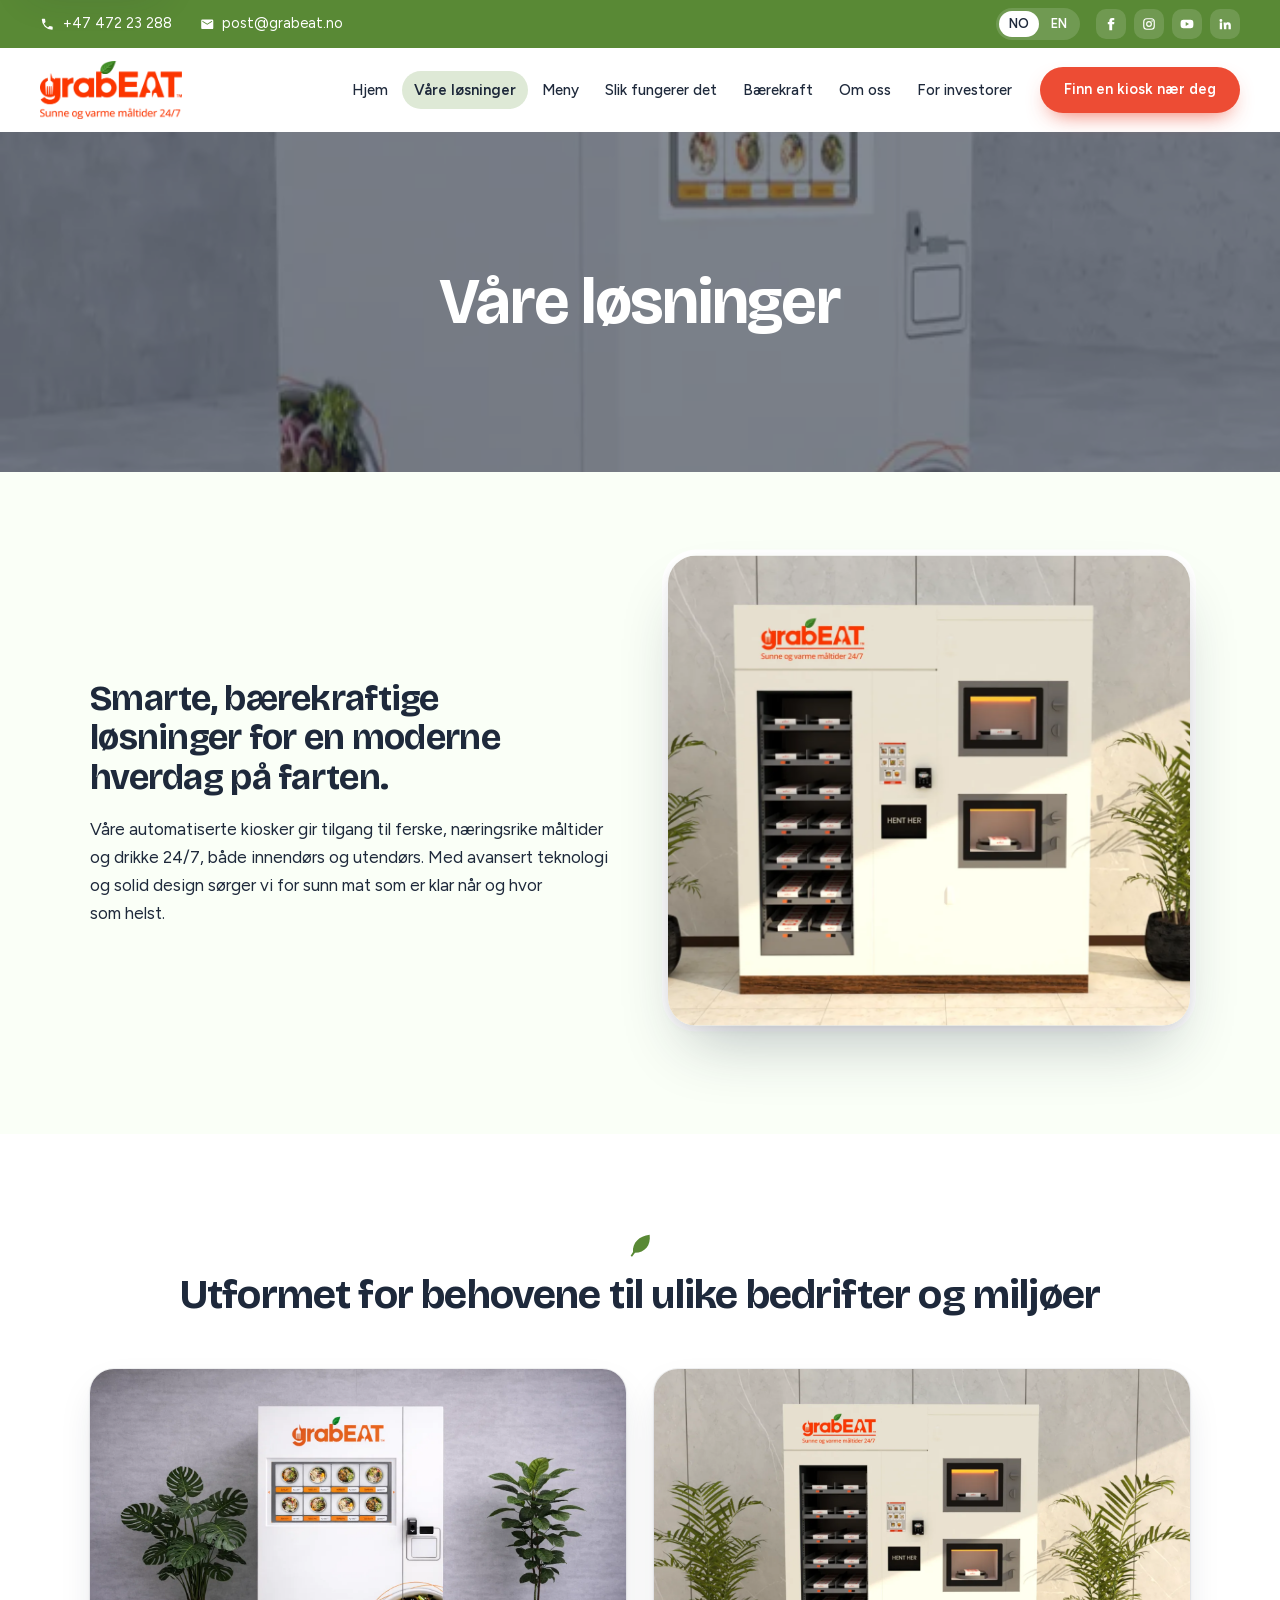
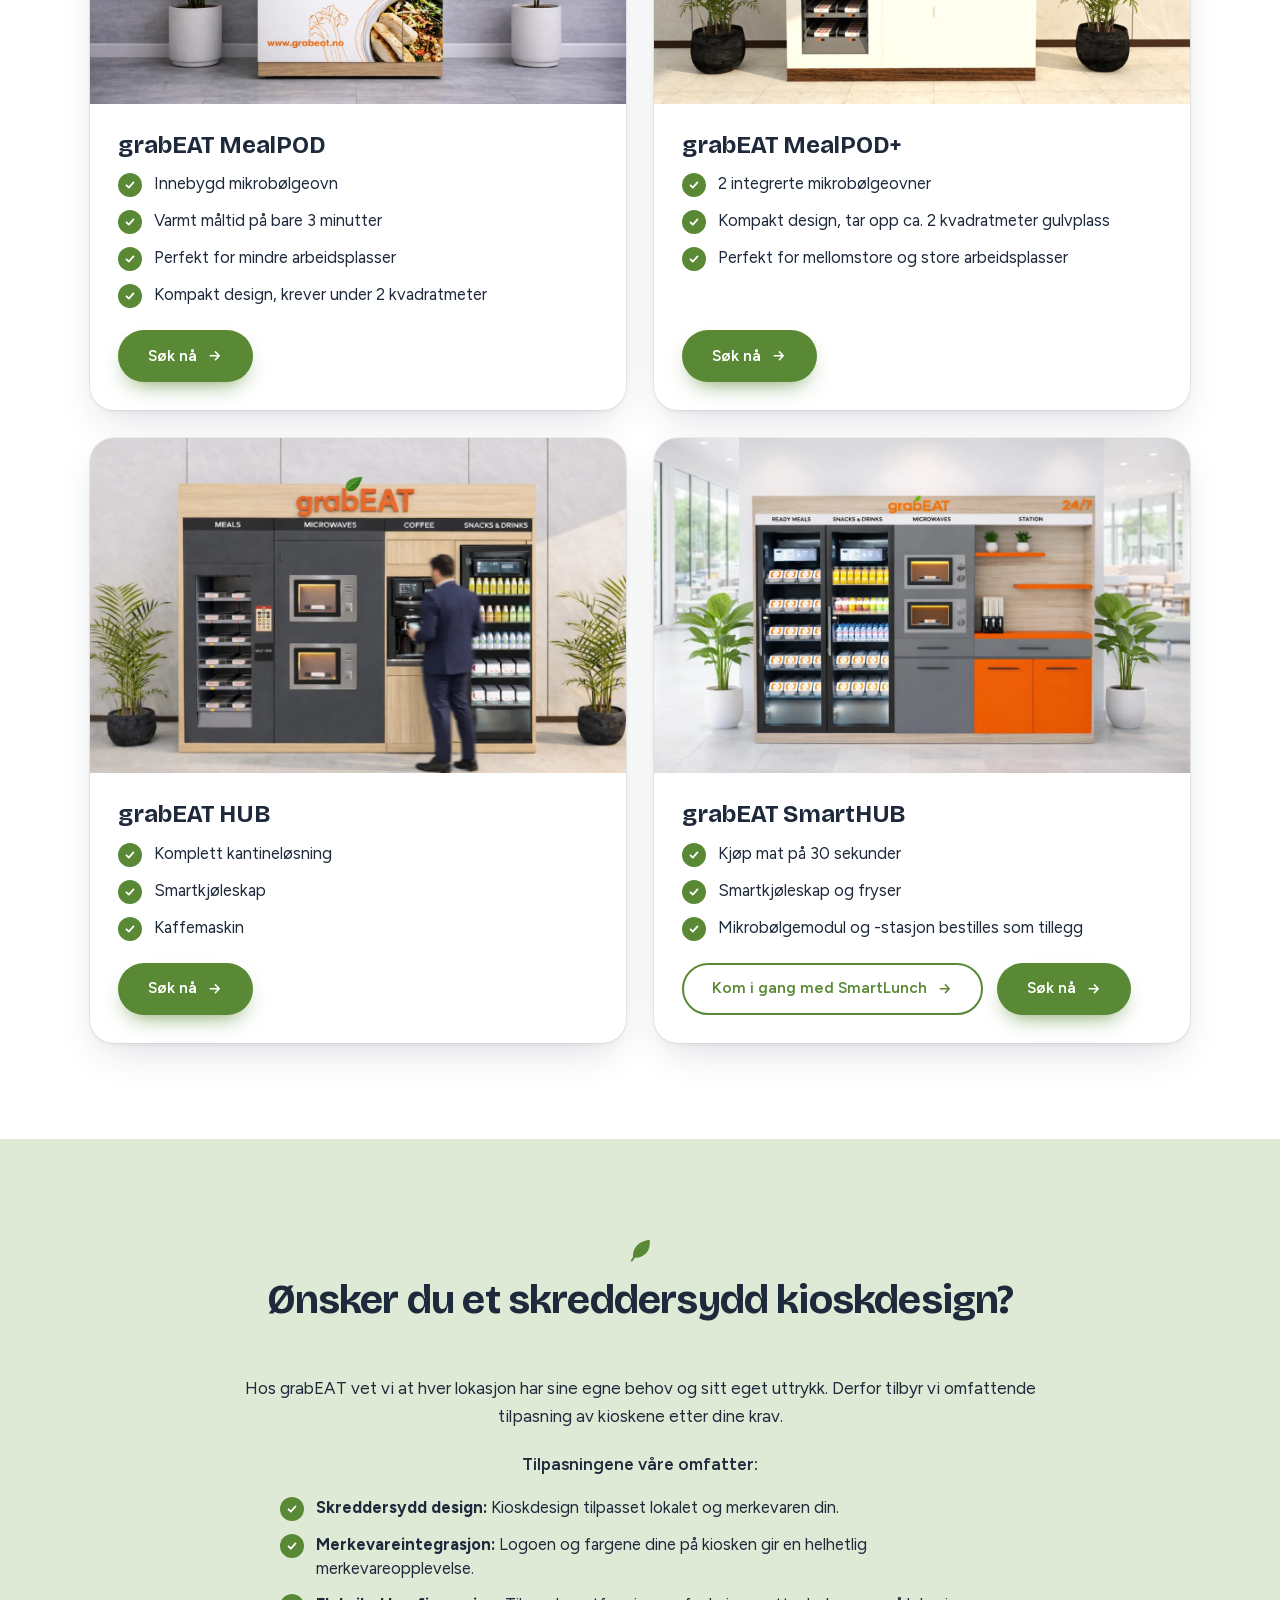
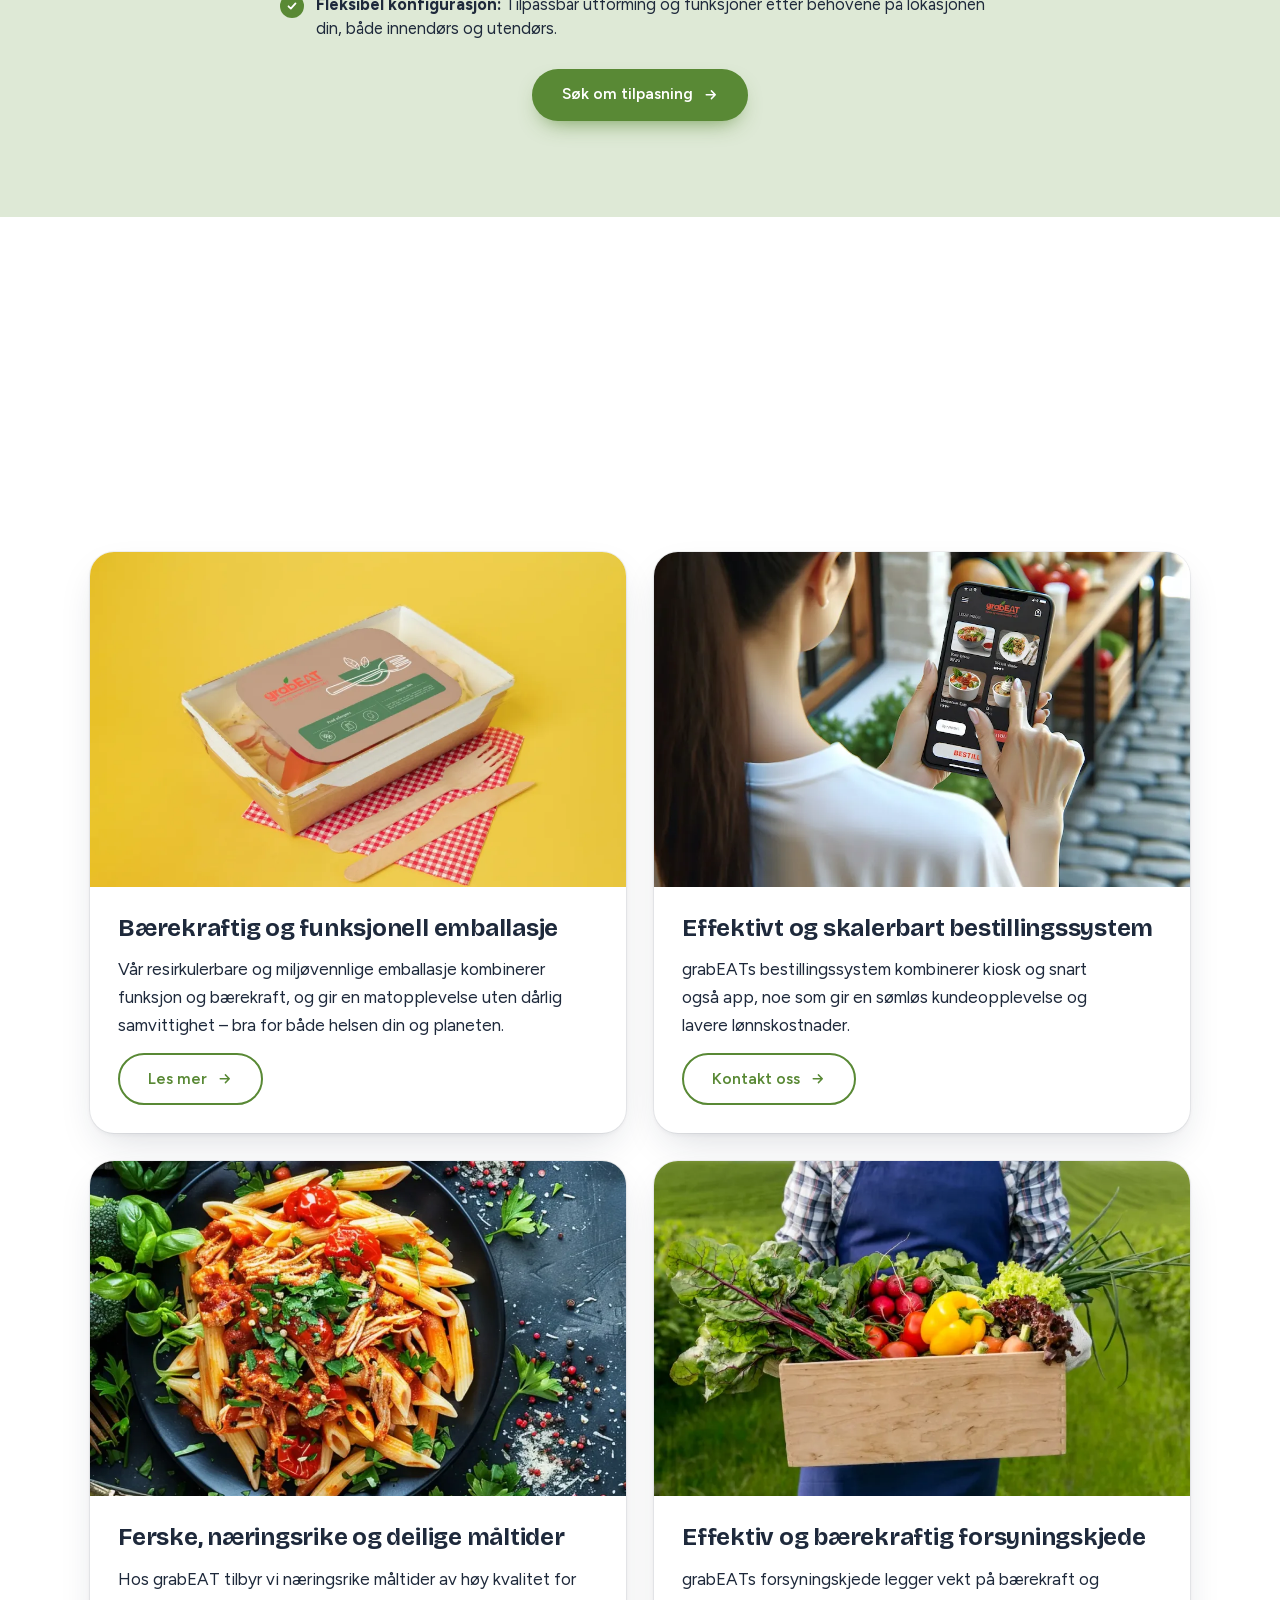
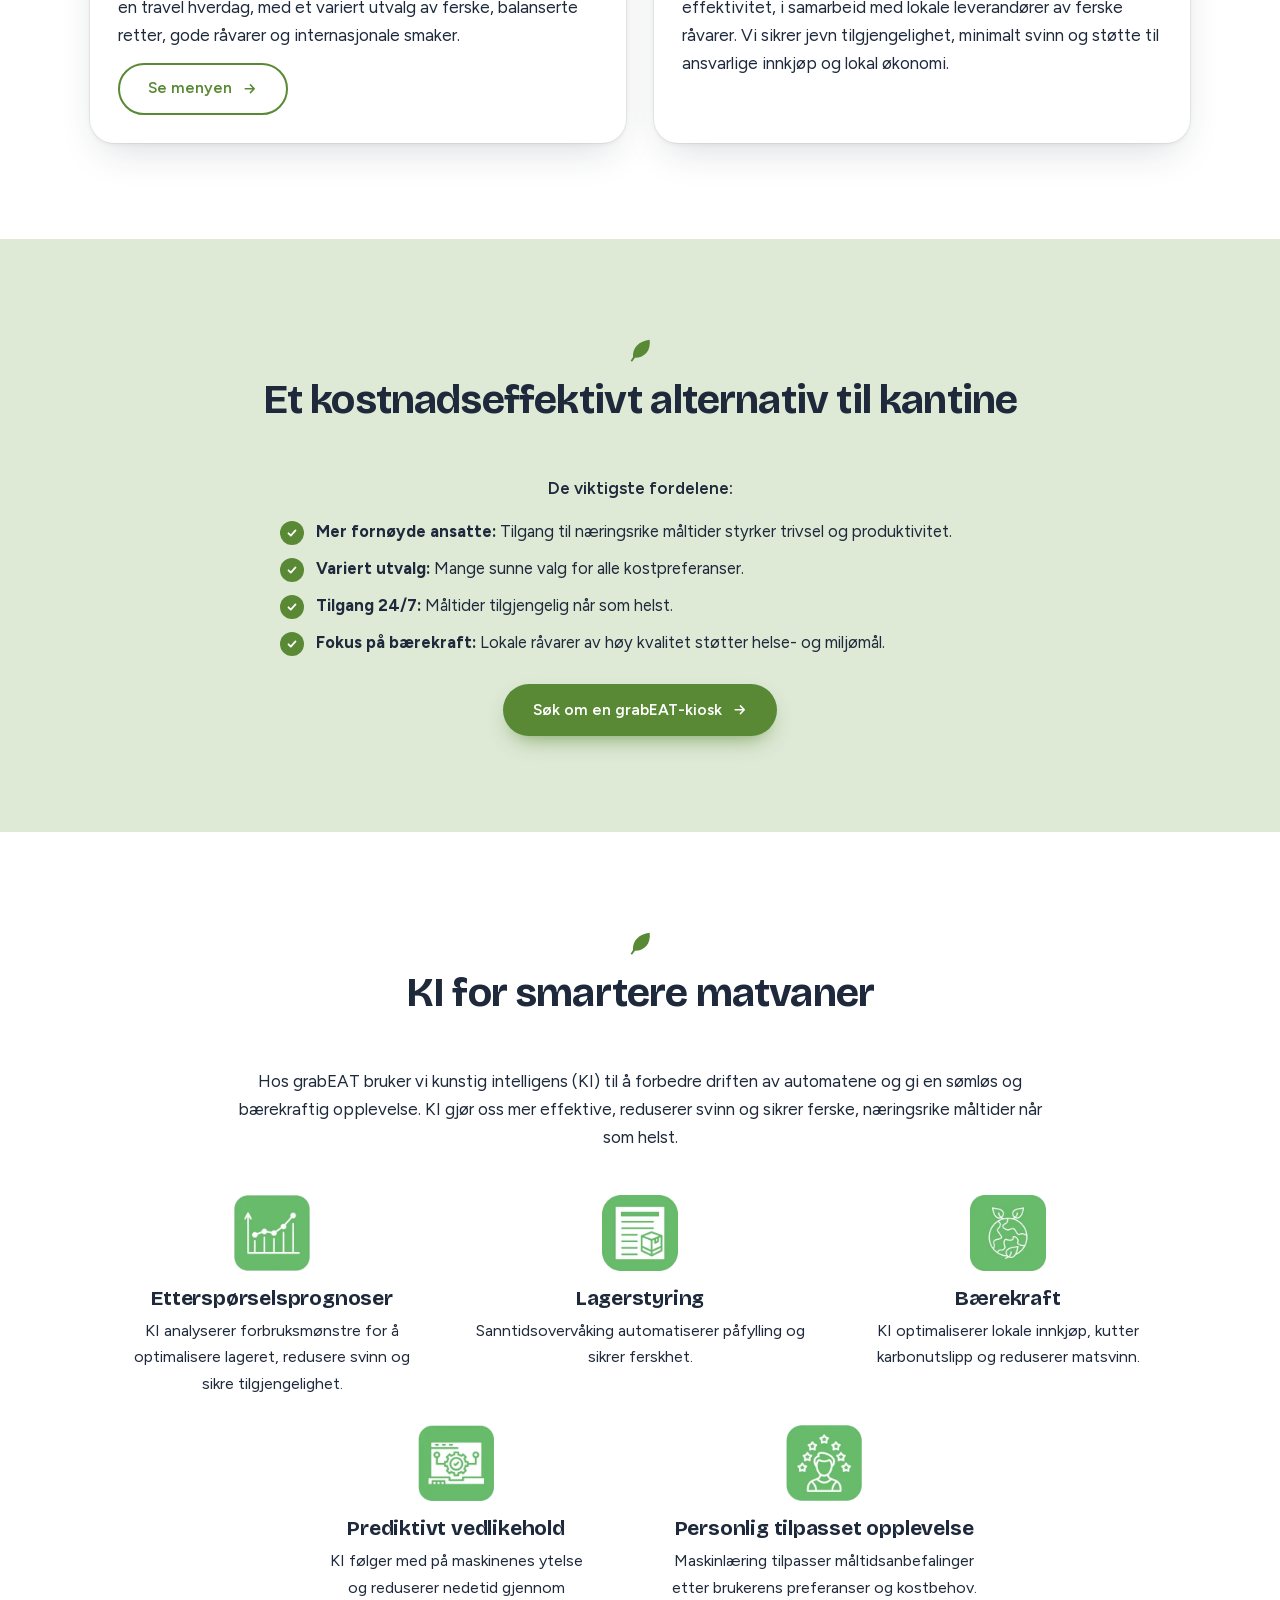
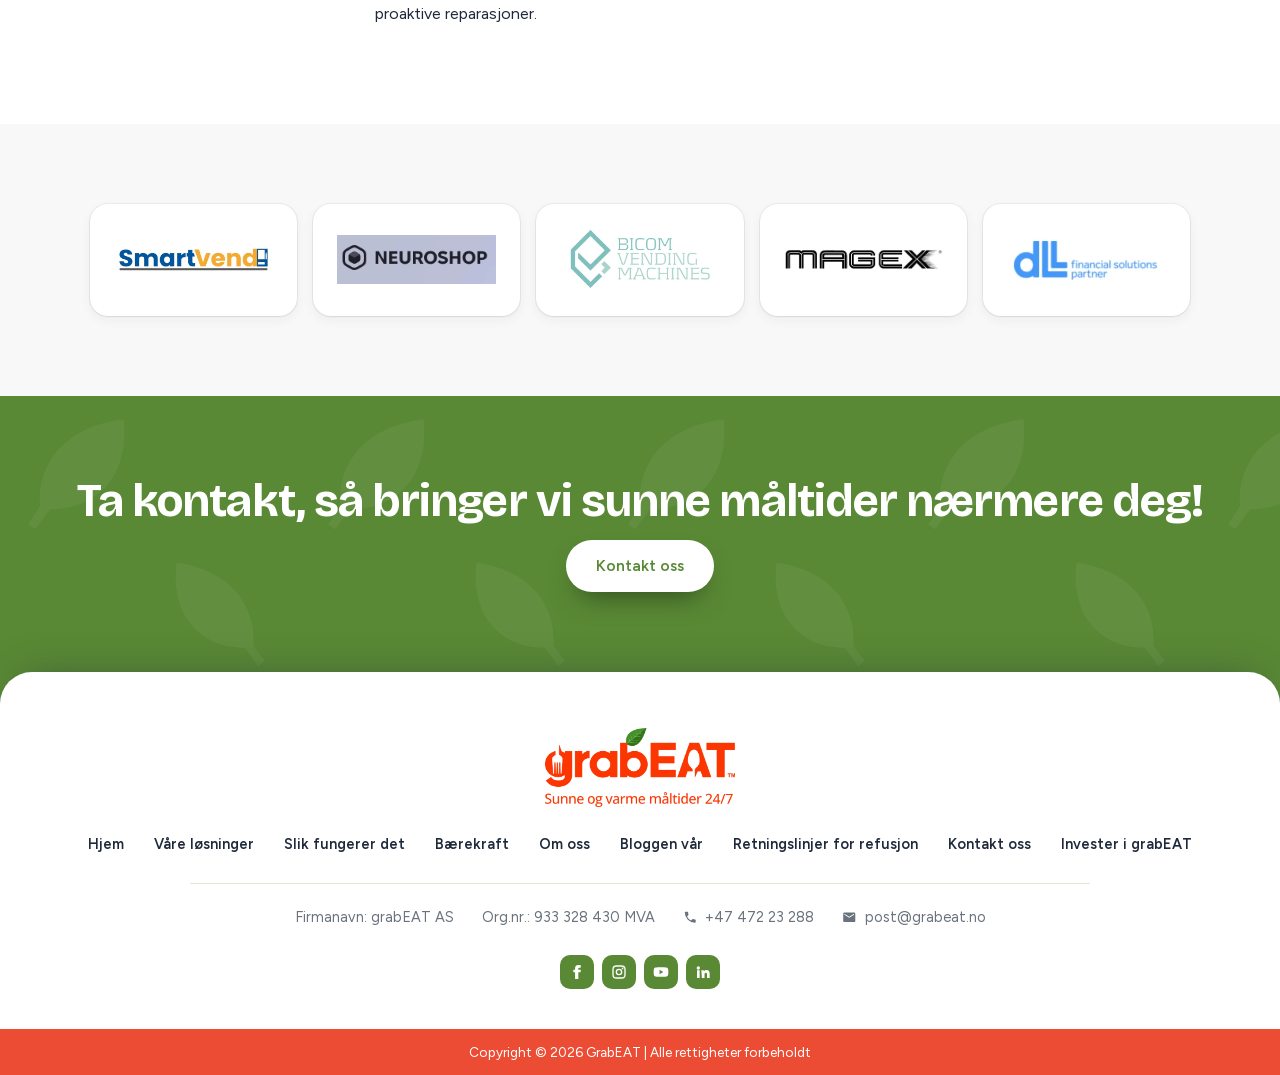
<file: no/our-solutions/index.html>
<!doctype html>
<html lang="no">
<head>
  <meta charset="utf-8">
  <meta name="viewport" content="width=device-width, initial-scale=1">
  <title>Smarte matkiosker for bedrifter og fellesarealer | grabEAT</title>
  <meta name="description" content="Sammenlign grabEAT MealPOD, MealPOD+, HUB og SmartHUB: automatiserte kiosker med ferske, varme måltider 24/7 og design tilpasset din lokasjon.">
  <link rel="canonical" href="https://grabeat.no/no/our-solutions/">
  <link rel="alternate" hreflang="en" href="https://grabeat.no/our-solutions/">
  <link rel="alternate" hreflang="no" href="https://grabeat.no/no/our-solutions/">
  <link rel="alternate" hreflang="x-default" href="https://grabeat.no/our-solutions/">
  <meta property="og:type" content="website">
  <meta property="og:site_name" content="grabEAT">
  <meta property="og:locale" content="nb_NO">
  <meta property="og:url" content="https://grabeat.no/no/our-solutions/">
  <meta property="og:title" content="Smarte matkiosker for bedrifter og fellesarealer | grabEAT">
  <meta property="og:description" content="Sammenlign grabEAT MealPOD, MealPOD+, HUB og SmartHUB: automatiserte kiosker med ferske, varme måltider 24/7 og design tilpasset din lokasjon.">
  <meta property="og:image" content="https://grabeat.no/assets/img/grabeat-smart-kiosk.webp">
  <meta name="twitter:card" content="summary_large_image">
  <meta name="twitter:title" content="Smarte matkiosker for bedrifter og fellesarealer | grabEAT">
  <meta name="twitter:description" content="Sammenlign grabEAT MealPOD, MealPOD+, HUB og SmartHUB: automatiserte kiosker med ferske, varme måltider 24/7 og design tilpasset din lokasjon.">
  <meta name="twitter:image" content="https://grabeat.no/assets/img/grabeat-smart-kiosk.webp">
  <meta name="theme-color" content="#598935">
  <link rel="icon" href="../../assets/logos/favicon.png">
  <link rel="preload" as="font" type="font/woff2" href="../../assets/fonts/bricolage-grotesque-latin.woff2" crossorigin>
  <link rel="stylesheet" href="../../styles.css">
  <script>document.documentElement.classList.add('js')</script>
  <script type="application/ld+json">{"@context": "https://schema.org", "@graph": [{"@type": "Organization", "@id": "https://grabeat.no/#organization", "name": "grabEAT AS", "url": "https://grabeat.no/", "logo": "https://grabeat.no/assets/logos/grabeat-logo.webp", "telephone": "+47 472 23 288", "email": "post@grabeat.no", "sameAs": ["https://www.facebook.com/grabEAT.no/", "https://www.instagram.com/grabeat.no/", "https://www.youtube.com/channel/UC2K87p___l81f4XrjC7E9Dw", "https://www.linkedin.com/company/grabeat-no/"]}]}</script>
</head>
<body id="top">
  <a class="skip-link" href="#content">Hopp til innhold</a>

  <!-- Icon sprite -->
  <svg width="0" height="0" style="position:absolute" aria-hidden="true">
    <symbol id="i-phone" viewBox="0 0 24 24"><path fill="currentColor" d="M6.6 10.8a15.1 15.1 0 0 0 6.6 6.6l2.2-2.2a1 1 0 0 1 1-.25c1.1.37 2.3.57 3.6.57a1 1 0 0 1 1 1V20a1 1 0 0 1-1 1A17 17 0 0 1 3 4a1 1 0 0 1 1-1h3.5a1 1 0 0 1 1 1c0 1.25.2 2.45.57 3.57a1 1 0 0 1-.25 1z"/></symbol>
    <symbol id="i-mail" viewBox="0 0 24 24"><path fill="currentColor" d="M20 4H4a2 2 0 0 0-2 2v12c0 1.1.9 2 2 2h16a2 2 0 0 0 2-2V6a2 2 0 0 0-2-2zm0 4-8 5-8-5V6l8 5 8-5z"/></symbol>
    <symbol id="i-pin" viewBox="0 0 24 24"><path fill="currentColor" d="M12 2a7 7 0 0 0-7 7c0 5.25 7 13 7 13s7-7.75 7-13a7 7 0 0 0-7-7zm0 9.5a2.5 2.5 0 1 1 0-5 2.5 2.5 0 0 1 0 5z"/></symbol>
    <symbol id="i-facebook" viewBox="0 0 24 24"><path fill="currentColor" d="M14 8.5V6.6c0-.9.6-1.1 1-1.1h2.6V1.6L14 1.5c-4 0-4.9 3-4.9 4.9v2.1H6.5v4h2.6v10H14v-10h3.3l.5-4z"/></symbol>
    <symbol id="i-instagram" viewBox="0 0 24 24"><g fill="none" stroke="currentColor" stroke-width="2"><rect x="3" y="3" width="18" height="18" rx="5"/><circle cx="12" cy="12" r="4"/></g><circle cx="17.3" cy="6.7" r="1.3" fill="currentColor"/></symbol>
    <symbol id="i-youtube" viewBox="0 0 24 24"><path fill="currentColor" fill-rule="evenodd" d="M22.5 7.2a2.8 2.8 0 0 0-2-2C18.8 4.7 12 4.7 12 4.7s-6.8 0-8.5.5a2.8 2.8 0 0 0-2 2C1 8.9 1 12 1 12s0 3.1.5 4.8a2.8 2.8 0 0 0 2 2c1.7.5 8.5.5 8.5.5s6.8 0 8.5-.5a2.8 2.8 0 0 0 2-2c.5-1.7.5-4.8.5-4.8s0-3.1-.5-4.8zM9.8 15.3V8.7l5.7 3.3z"/></symbol>
    <symbol id="i-linkedin" viewBox="0 0 24 24"><path fill="currentColor" d="M4.98 3.5a2.5 2.5 0 1 1 0 5 2.5 2.5 0 0 1 0-5zM3 9.5h4V21H3zM9.5 9.5h3.8v1.6h.1c.5-1 1.8-2 3.8-2 4 0 4.8 2.6 4.8 6V21h-4v-5.2c0-1.2 0-2.8-1.7-2.8s-2 1.3-2 2.7V21h-4z"/></symbol>
    <symbol id="i-check" viewBox="0 0 24 24"><path fill="none" stroke="currentColor" stroke-width="3" stroke-linecap="round" stroke-linejoin="round" d="m6 12.5 4 4 8-9"/></symbol>
    <symbol id="i-x" viewBox="0 0 24 24"><path fill="none" stroke="currentColor" stroke-width="3" stroke-linecap="round" d="m7 7 10 10M17 7 7 17"/></symbol>
    <symbol id="i-arrow" viewBox="0 0 24 24"><path fill="none" stroke="currentColor" stroke-width="2.25" stroke-linecap="round" stroke-linejoin="round" d="M5 12h14m-6-6 6 6-6 6"/></symbol>
    <symbol id="i-chevron" viewBox="0 0 24 24"><path fill="none" stroke="currentColor" stroke-width="2.5" stroke-linecap="round" stroke-linejoin="round" d="m9 5 7 7-7 7"/></symbol>
  </svg>

  <div class="topbar">
    <div class="container topbar__inner">
      <div class="topbar__contact">
        <a href="tel:+4747223288"><svg class="icon"><use href="#i-phone"/></svg>+47 472 23 288</a>
        <a href="mailto:post@grabeat.no"><svg class="icon"><use href="#i-mail"/></svg>post@grabeat.no</a>
      </div>
      <div class="topbar__end">
        <nav class="lang" aria-label="Språk"><a href="./" hreflang="no" aria-current="page">NO</a><a href="../../our-solutions/" hreflang="en" lang="en">EN</a></nav>
        <div class="socials socials--light"><a href="https://www.facebook.com/grabEAT.no/" aria-label="Facebook"><svg class="icon"><use href="#i-facebook"/></svg></a><a href="https://www.instagram.com/grabeat.no/" aria-label="Instagram"><svg class="icon"><use href="#i-instagram"/></svg></a><a href="https://www.youtube.com/channel/UC2K87p___l81f4XrjC7E9Dw" aria-label="YouTube"><svg class="icon"><use href="#i-youtube"/></svg></a><a href="https://www.linkedin.com/company/grabeat-no/" aria-label="LinkedIn"><svg class="icon"><use href="#i-linkedin"/></svg></a></div>
      </div>
    </div>
  </div>

  <header class="header" data-header>
    <div class="container header__inner">
      <a class="header__logo" href="../" aria-label="grabEAT forside">
        <img src="../../assets/logos/grabeat-logo.webp" alt="grabEAT – Sunne og varme måltider 24/7" width="640" height="264">
      </a>
      <button class="nav-toggle" type="button" aria-label="Meny" aria-expanded="false" aria-controls="nav" data-nav-toggle><span></span><span></span><span></span></button>
      <nav class="nav" id="nav" aria-label="Hovedmeny" data-nav>
        <a href="../">Hjem</a>
        <a href="../our-solutions/" class="is-active">Våre løsninger</a><a href="../our-menu/">Meny</a><a href="../how-it-works/">Slik fungerer det</a>
        <a href="https://grabeat.no/sustainability/">Bærekraft</a>
        <a href="../about-us/">Om oss</a>
        <a href="https://grabeat.no/investor/">For investorer</a>
        <a class="btn btn--tomato nav__cta" href="../#locations" data-track="find_kiosk">Finn en kiosk nær deg</a>
      </nav>
    </div>
  </header>

  <main id="content">
    <section class="page-hero" style="background-image:url('../../assets/img/page-hero-solutions.webp')"><h1 data-reveal>Våre løsninger</h1></section>
    <section class="section section--cream">
      <div class="container">
        <div class="split split--reverse"><div class="split__body prose" data-reveal><h2>Smarte, bærekraftige løsninger for en moderne hverdag på farten.</h2><p>Våre automatiserte kiosker gir tilgang til ferske, næringsrike måltider og drikke 24/7, både innendørs og utendørs. Med avansert teknologi og solid design sørger vi for sunn mat som er klar når og hvor som helst.</p></div><div class="split__media" data-reveal><img src="../../assets/img/grabeat-kiosk-forum-kokstad.webp" alt="En grabEAT-kiosk med varme måltider" loading="lazy"></div></div>
      </div>
    </section>
    <section class="section">
      <div class="container">
        <h2 class="section__title" data-reveal>Utformet for behovene til ulike bedrifter og miljøer</h2>
        <div class="cards cards--2"><article class="card"><img src="../../assets/img/grabeat-smart-kiosk.webp" alt="Den kompakte grabEAT MealPOD-kiosken" loading="lazy"><div class="card__body"><h3>grabEAT MealPOD</h3><ul class="ticks ticks--sm"><li><span class="tick"><svg><use href="#i-check"/></svg></span><span>Innebygd mikrobølgeovn</span></li><li><span class="tick"><svg><use href="#i-check"/></svg></span><span>Varmt måltid på bare 3 minutter</span></li><li><span class="tick"><svg><use href="#i-check"/></svg></span><span>Perfekt for mindre arbeidsplasser</span></li><li><span class="tick"><svg><use href="#i-check"/></svg></span><span>Kompakt design, krever under 2 kvadratmeter</span></li></ul><div class="btn-row card__foot"><a class="btn btn--green" href="https://grabeat.no/application-form/">Søk nå<svg class="icon"><use href="#i-arrow"/></svg></a></div></div></article><article class="card"><img src="../../assets/img/grabeat-kiosk-forum-kokstad.webp" alt="grabEAT MealPOD+-kiosken med to mikrobølgeovner" loading="lazy"><div class="card__body"><h3>grabEAT MealPOD+</h3><ul class="ticks ticks--sm"><li><span class="tick"><svg><use href="#i-check"/></svg></span><span>2 integrerte mikrobølgeovner</span></li><li><span class="tick"><svg><use href="#i-check"/></svg></span><span>Kompakt design, tar opp ca. 2 kvadratmeter gulvplass</span></li><li><span class="tick"><svg><use href="#i-check"/></svg></span><span>Perfekt for mellomstore og store arbeidsplasser</span></li></ul><div class="btn-row card__foot"><a class="btn btn--green" href="https://grabeat.no/application-form/">Søk nå<svg class="icon"><use href="#i-arrow"/></svg></a></div></div></article><article class="card"><img src="../../assets/img/grabeat-hub-indoor-light.webp" alt="grabEAT HUB-kiosken innendørs" loading="lazy"><div class="card__body"><h3>grabEAT HUB</h3><ul class="ticks ticks--sm"><li><span class="tick"><svg><use href="#i-check"/></svg></span><span>Komplett kantineløsning</span></li><li><span class="tick"><svg><use href="#i-check"/></svg></span><span>Smartkjøleskap</span></li><li><span class="tick"><svg><use href="#i-check"/></svg></span><span>Kaffemaskin</span></li></ul><div class="btn-row card__foot"><a class="btn btn--green" href="https://grabeat.no/application-form/">Søk nå<svg class="icon"><use href="#i-arrow"/></svg></a></div></div></article><article class="card"><img src="../../assets/img/grabeat-smarthub-indoor.webp" alt="grabEAT SmartHUB-kiosken innendørs" loading="lazy"><div class="card__body"><h3>grabEAT SmartHUB</h3><ul class="ticks ticks--sm"><li><span class="tick"><svg><use href="#i-check"/></svg></span><span>Kjøp mat på 30 sekunder</span></li><li><span class="tick"><svg><use href="#i-check"/></svg></span><span>Smartkjøleskap og fryser</span></li><li><span class="tick"><svg><use href="#i-check"/></svg></span><span>Mikrobølgemodul og -stasjon bestilles som tillegg</span></li></ul><div class="btn-row card__foot"><a class="btn btn--outline" href="https://grabeat.no/smartlunch">Kom i gang med SmartLunch<svg class="icon"><use href="#i-arrow"/></svg></a><a class="btn btn--green" href="https://grabeat.no/application-form/">Søk nå<svg class="icon"><use href="#i-arrow"/></svg></a></div></div></article></div>
      </div>
    </section>
    <section class="section section--sage">
      <div class="container narrow center-block">
        <h2 class="section__title" data-reveal>Ønsker du et skreddersydd kioskdesign?</h2>
        <p class="intro" data-reveal>Hos grabEAT vet vi at hver lokasjon har sine egne behov og sitt eget uttrykk. Derfor tilbyr vi omfattende tilpasning av kioskene etter dine krav.</p>
        <p class="intro intro--label" data-reveal>Tilpasningene våre omfatter:</p>
        <ul class="ticks ticks--sm" data-reveal><li><span class="tick"><svg><use href="#i-check"/></svg></span><span><strong>Skreddersydd design:</strong> Kioskdesign tilpasset lokalet og merkevaren din.</span></li><li><span class="tick"><svg><use href="#i-check"/></svg></span><span><strong>Merkevareintegrasjon:</strong> Logoen og fargene dine på kiosken gir en helhetlig merkevareopplevelse.</span></li><li><span class="tick"><svg><use href="#i-check"/></svg></span><span><strong>Fleksibel konfigurasjon:</strong> Tilpassbar utforming og funksjoner etter behovene på lokasjonen din, både innendørs og utendørs.</span></li></ul>
        <div class="center" data-reveal><a class="btn btn--green" href="https://grabeat.no/application-form/">Søk om tilpasning<svg class="icon"><use href="#i-arrow"/></svg></a></div>
      </div>
    </section>
    <section class="section">
      <div class="container">
        <h2 class="section__title" data-reveal>Hvorfor velge grabEAT?</h2>
        <p class="intro intro--gap" data-reveal>grabEAT bruker avansert teknologi til å levere ferske, næringsrike og varme måltider gjennom smarte kiosker – enkelt for deg og skånsomt for planeten.</p>
        <div class="cards cards--2"><article class="card"><img src="../../assets/img/grabeat-recyclable-packaging.webp" alt="Et grabEAT-måltid i resirkulerbar emballasje" loading="lazy"><div class="card__body"><h3>Bærekraftig og funksjonell emballasje</h3><p>Vår resirkulerbare og miljøvennlige emballasje kombinerer funksjon og bærekraft, og gir en matopplevelse uten dårlig samvittighet – bra for både helsen din og planeten.</p><div class="card__foot"><a class="btn btn--outline" href="https://grabeat.no/grabeat-nutrivault/">Les mer<svg class="icon"><use href="#i-arrow"/></svg></a></div></div></article><article class="card"><img src="../../assets/img/woman-choosing-meal-on-phone.webp" alt="En kvinne som velger et måltid på mobilen" loading="lazy"><div class="card__body"><h3>Effektivt og skalerbart bestillingssystem</h3><p>grabEATs bestillingssystem kombinerer kiosk og snart også app, noe som gir en sømløs kundeopplevelse og lavere lønnskostnader.</p><div class="card__foot"><a class="btn btn--outline" href="../contact-us/">Kontakt oss<svg class="icon"><use href="#i-arrow"/></svg></a></div></div></article><article class="card"><img src="../../assets/img/pasta-with-meat-sauce.webp" alt="Pasta med kjøttsaus på en blå tallerken" loading="lazy"><div class="card__body"><h3>Ferske, næringsrike og deilige måltider</h3><p>Hos grabEAT tilbyr vi næringsrike måltider av høy kvalitet for en travel hverdag, med et variert utvalg av ferske, balanserte retter, gode råvarer og internasjonale smaker.</p><div class="card__foot"><a class="btn btn--outline" href="../our-menu/">Se menyen<svg class="icon"><use href="#i-arrow"/></svg></a></div></div></article><article class="card"><img src="../../assets/img/man-holding-vegetable-basket.webp" alt="En mann som holder en kurv med grønnsaker" loading="lazy"><div class="card__body"><h3>Effektiv og bærekraftig forsyningskjede</h3><p>grabEATs forsyningskjede legger vekt på bærekraft og effektivitet, i samarbeid med lokale leverandører av ferske råvarer. Vi sikrer jevn tilgjengelighet, minimalt svinn og støtte til ansvarlige innkjøp og lokal økonomi.</p></div></article></div>
      </div>
    </section>
    <section class="section section--sage">
      <div class="container narrow center-block">
        <h2 class="section__title" data-reveal>Et kostnadseffektivt alternativ til kantine</h2>
        <p class="intro intro--label" data-reveal>De viktigste fordelene:</p>
        <ul class="ticks ticks--sm" data-reveal><li><span class="tick"><svg><use href="#i-check"/></svg></span><span><strong>Mer fornøyde ansatte:</strong> Tilgang til næringsrike måltider styrker trivsel og produktivitet.</span></li><li><span class="tick"><svg><use href="#i-check"/></svg></span><span><strong>Variert utvalg:</strong> Mange sunne valg for alle kostpreferanser.</span></li><li><span class="tick"><svg><use href="#i-check"/></svg></span><span><strong>Tilgang 24/7:</strong> Måltider tilgjengelig når som helst.</span></li><li><span class="tick"><svg><use href="#i-check"/></svg></span><span><strong>Fokus på bærekraft:</strong> Lokale råvarer av høy kvalitet støtter helse- og miljømål.</span></li></ul>
        <div class="center" data-reveal><a class="btn btn--green" href="https://grabeat.no/application-form/">Søk om en grabEAT-kiosk<svg class="icon"><use href="#i-arrow"/></svg></a></div>
      </div>
    </section>
    <section class="section">
      <div class="container">
        <h2 class="section__title" data-reveal>KI for smartere matvaner</h2>
        <p class="intro intro--gap" data-reveal>Hos grabEAT bruker vi kunstig intelligens (KI) til å forbedre driften av automatene og gi en sømløs og bærekraftig opplevelse. KI gjør oss mer effektive, reduserer svinn og sikrer ferske, næringsrike måltider når som helst.</p>
        <ul class="features" data-reveal><li class="feature"><img class="feature__icon" src="../../assets/img/icon-ai-demand-forecasting.webp" alt="" loading="lazy"><h3>Etterspørselsprognoser</h3><p>KI analyserer forbruksmønstre for å optimalisere lageret, redusere svinn og sikre tilgjengelighet.</p></li><li class="feature"><img class="feature__icon" src="../../assets/img/icon-ai-inventory-management.webp" alt="" loading="lazy"><h3>Lagerstyring</h3><p>Sanntidsovervåking automatiserer påfylling og sikrer ferskhet.</p></li><li class="feature"><img class="feature__icon" src="../../assets/img/icon-ai-sustainability.webp" alt="" loading="lazy"><h3>Bærekraft</h3><p>KI optimaliserer lokale innkjøp, kutter karbonutslipp og reduserer matsvinn.</p></li><li class="feature"><img class="feature__icon" src="../../assets/img/icon-ai-predictive-maintenance.webp" alt="" loading="lazy"><h3>Prediktivt vedlikehold</h3><p>KI følger med på maskinenes ytelse og reduserer nedetid gjennom proaktive reparasjoner.</p></li><li class="feature"><img class="feature__icon" src="../../assets/img/icon-ai-personalized-experience.webp" alt="" loading="lazy"><h3>Personlig tilpasset opplevelse</h3><p>Maskinlæring tilpasser måltidsanbefalinger etter brukerens preferanser og kostbehov.</p></li></ul>
      </div>
    </section>
    <section class="section section--logos">
      <div class="container"><div class="logos logos--5" data-reveal><img src="../../assets/logos/smartvend.webp" alt="SmartVend AS" loading="lazy"><img src="../../assets/logos/neuroshop-tech.webp" alt="Neuroshop Tech" loading="lazy"><img src="../../assets/logos/bicom-italy.webp" alt="Bicom Italy" loading="lazy"><img src="../../assets/logos/magex-italy.webp" alt="Magex Italy" loading="lazy"><img src="../../assets/logos/dll-finance.webp" alt="DLL Finance" loading="lazy"></div></div>
    </section>
    <section class="section section--green section--band">
      <div class="container center" data-reveal>
        <h2>Ta kontakt, så bringer vi sunne måltider nærmere deg!</h2>
        <a class="btn btn--white" href="../contact-us/">Kontakt oss</a>
      </div>
    </section>
  </main>

  <footer class="footer">
    <div class="container footer__inner">
      <a href="../" class="footer__logo" aria-label="grabEAT forside"><img src="../../assets/logos/grabeat-logo.webp" alt="grabEAT – Sunne og varme måltider 24/7" loading="lazy" width="640" height="264"></a>
      <nav class="footer__nav" aria-label="Bunnmeny">
        <a href="../">Hjem</a>
        <a href="../our-solutions/">Våre løsninger</a>
        <a href="../how-it-works/">Slik fungerer det</a>
        <a href="https://grabeat.no/sustainability/">Bærekraft</a>
        <a href="../about-us/">Om oss</a>
        <a href="https://grabeat.no/blog/">Bloggen vår</a>
        <a href="https://grabeat.no/refund-policy">Retningslinjer for refusjon</a>
        <a href="../contact-us/">Kontakt oss</a>
        <a href="https://grabeat.no/investor/">Invester i grabEAT</a>
      </nav>
      <ul class="footer__info">
        <li>Firmanavn: grabEAT AS</li>
        <li>Org.nr.: 933 328 430 MVA</li>
        <li><a href="tel:+4747223288"><svg class="icon"><use href="#i-phone"/></svg>+47 472 23 288</a></li>
        <li><a href="mailto:post@grabeat.no"><svg class="icon"><use href="#i-mail"/></svg>post@grabeat.no</a></li>
      </ul>
      <div class="socials"><a href="https://www.facebook.com/grabEAT.no/" aria-label="Facebook"><svg class="icon"><use href="#i-facebook"/></svg></a><a href="https://www.instagram.com/grabeat.no/" aria-label="Instagram"><svg class="icon"><use href="#i-instagram"/></svg></a><a href="https://www.youtube.com/channel/UC2K87p___l81f4XrjC7E9Dw" aria-label="YouTube"><svg class="icon"><use href="#i-youtube"/></svg></a><a href="https://www.linkedin.com/company/grabeat-no/" aria-label="LinkedIn"><svg class="icon"><use href="#i-linkedin"/></svg></a></div>
    </div>
    <div class="footer__legal">Copyright © <span data-year>2026</span> GrabEAT | Alle rettigheter forbeholdt</div>
  </footer>

  <a class="to-top" href="#top" aria-label="Til toppen" data-to-top><svg class="icon"><use href="#i-chevron"/></svg></a>

  <div class="mobile-bar">
    <a class="btn btn--green" href="https://www.google.com/maps/search/?api=1&amp;query=grabEAT+kiosk" data-track="find_kiosk"><svg class="icon"><use href="#i-pin"/></svg>Finn kiosk</a>
    <a class="btn btn--outline" href="tel:+4747223288"><svg class="icon"><use href="#i-phone"/></svg>Ring</a>
  </div>

  <script src="../../script.js"></script>
</body>
</html>
</file>
<file: styles.css>
/* Self-hosted fonts */
@font-face {
  font-family: "Bricolage Grotesque";
  src: url("assets/fonts/bricolage-grotesque-latin.woff2") format("woff2");
  font-weight: 500 700;
  font-display: swap;
}
@font-face {
  font-family: "Figtree";
  src: url("assets/fonts/figtree-latin.woff2") format("woff2");
  font-weight: 400 700;
  font-display: swap;
}

/* grabEAT — tokens */
:root {
  /* grabEAT palette, taken from grabeat.no */
  --green: #598935;
  --tomato: #ed4c34;
  --butter: #ffd892;
  --sage: #dee9d6;
  --cream: #fafff7;
  --mist: #f8f8f8;
  --paper: #ffffff;
  --ink: #1e293b;
  --ink-soft: #69727d;
  --line: #dee9d6;

  --font-display: "Bricolage Grotesque", "Figtree", system-ui, sans-serif;
  --font-body: "Figtree", system-ui, -apple-system, "Segoe UI", sans-serif;

  --radius-sm: 12px;
  --radius: 20px;
  --radius-lg: 28px;
  --shadow-sm: 0 1px 2px rgba(30, 41, 59, .06), 0 4px 12px rgba(30, 41, 59, .05);
  --shadow: 0 2px 4px rgba(30, 41, 59, .05), 0 16px 40px -12px rgba(30, 41, 59, .18);
  --shadow-lg: 0 4px 8px rgba(30, 41, 59, .06), 0 32px 64px -20px rgba(30, 41, 59, .3);
  --ease: cubic-bezier(.2, .7, .2, 1);
  --ease-out: cubic-bezier(.16, 1, .3, 1);
}

/* Base */
*, *::before, *::after { box-sizing: border-box; }
html { scroll-behavior: smooth; scroll-padding-top: 96px; -webkit-text-size-adjust: 100%; scrollbar-color: var(--green) transparent; }
body {
  margin: 0;
  background: var(--paper);
  color: var(--ink);
  font: 400 17px/1.65 var(--font-body);
  -webkit-font-smoothing: antialiased;
  overflow-x: clip;
}
img, svg { display: block; max-width: 100%; }
img { height: auto; }
a { color: inherit; text-decoration: none; }
ul, ol { margin: 0; padding: 0; list-style: none; }
h1, h2, h3, p { margin: 0; }
h1, h2, h3 { font-family: var(--font-display); font-weight: 700; letter-spacing: -.02em; line-height: 1.1; text-wrap: balance; }
button, input, textarea { font: inherit; color: inherit; }
p { text-wrap: pretty; }
::selection { background: var(--butter); color: var(--ink); }
:focus-visible { outline: 3px solid var(--tomato); outline-offset: 3px; border-radius: 6px; }

.container { width: min(100% - 48px, 1200px); margin-inline: auto; }
.icon { width: 1em; height: 1em; flex: none; }
.center { text-align: center; }
.skip-link {
  position: absolute; left: 16px; top: -60px; z-index: 100;
  padding: 10px 18px; background: var(--paper); border-radius: 999px; box-shadow: var(--shadow);
}
.skip-link:focus { top: 12px; }

/* Buttons */
.btn {
  display: inline-flex; align-items: center; justify-content: center; gap: 10px;
  min-height: 52px; padding: 12px 28px;
  border: 2px solid transparent; border-radius: 999px;
  font-weight: 600; font-size: 15.5px; line-height: 1.2; text-align: center;
  cursor: pointer;
  transition: transform .25s var(--ease), background-color .25s, color .25s, border-color .25s, box-shadow .25s;
}
.btn .icon { transition: transform .25s var(--ease); }
.btn:hover { transform: translateY(-2px); }
.btn:hover .icon { transform: translateX(4px); }
.btn:active { transform: translateY(0) scale(.97); transition-duration: .08s; }
.btn--green, .btn--tomato { position: relative; overflow: hidden; }
.btn--green::after, .btn--tomato::after {
  content: ""; position: absolute; inset: 0; pointer-events: none;
  background: linear-gradient(105deg, transparent 38%, rgba(255, 255, 255, .28) 50%, transparent 62%);
  transform: translateX(-120%);
}
.btn--green:hover::after, .btn--tomato:hover::after { transform: translateX(120%); transition: transform .8s var(--ease-out); }
.btn--green {
  background: var(--green); color: #fff;
  box-shadow: 0 10px 22px -10px rgba(89, 137, 53, .85);
}
.btn--green:hover, .btn--tomato:hover { background: var(--butter); color: var(--ink); box-shadow: 0 14px 26px -12px rgba(30, 41, 59, .5); }
.btn--tomato {
  background: var(--tomato); color: #fff;
  box-shadow: 0 10px 22px -10px rgba(237, 76, 52, .85);
}
.btn--outline { border-color: var(--green); color: var(--green); background: transparent; }
.btn--outline:hover { background: var(--green); color: #fff; }
.btn--white { background: #fff; color: var(--green); }
.btn--white:hover { background: var(--butter); color: var(--ink); }
.btn--sm { min-height: 44px; padding: 8px 24px; font-size: 14.5px; }
.btn--block { width: 100%; }
.btn--wide { min-width: 280px; }
.btn-row { display: flex; flex-wrap: wrap; gap: 14px; }
.btn-row--center { justify-content: center; }

/* Top bar */
.topbar { background: var(--green); color: #fff; font-size: 14.5px; }
.topbar__inner { display: flex; align-items: center; justify-content: space-between; gap: 16px; min-height: 48px; }
.topbar__contact { display: flex; flex-wrap: wrap; gap: 4px 28px; }
.topbar__contact a { display: inline-flex; align-items: center; gap: 8px; }
.topbar__contact a:hover { text-decoration: underline; text-underline-offset: 3px; }
.topbar__end { display: flex; align-items: center; gap: 16px; }
.lang { display: flex; gap: 2px; padding: 3px; border-radius: 999px; background: rgba(255, 255, 255, .14); font-size: 13px; font-weight: 600; }
.lang a { padding: 2px 10px; border-radius: 999px; transition: background-color .2s, color .2s; }
.lang a:hover { background: rgba(255, 255, 255, .2); }
.lang a[aria-current="page"] { background: #fff; color: var(--ink); }
.socials { display: flex; gap: 8px; }
.socials a {
  display: grid; place-items: center; width: 34px; height: 34px;
  border-radius: 10px; background: var(--green); color: #fff; font-size: 16px;
  transition: transform .2s var(--ease), background-color .2s, color .2s;
}
.socials a:hover { transform: translateY(-2px); background: var(--tomato); }
.socials--light a { width: 30px; height: 30px; font-size: 14px; background: rgba(255, 255, 255, .14); }
.socials--light a:hover { background: #fff; color: var(--green); }

/* Header */
.header {
  position: sticky; top: 0; z-index: 50;
  background: rgba(255, 255, 255, .86);
  -webkit-backdrop-filter: saturate(180%) blur(16px);
  backdrop-filter: saturate(180%) blur(16px);
  transition: box-shadow .3s;
}
.header.is-stuck { box-shadow: 0 1px 0 var(--line), 0 12px 32px -20px rgba(30, 41, 59, .3); }
.header__inner { display: flex; align-items: center; justify-content: space-between; gap: 24px; min-height: 84px; }
.header__logo img { width: 142px; transform-origin: left center; transition: transform .4s var(--ease-out); }
.header.is-stuck .header__logo img { transform: scale(.88); }
.nav { display: flex; align-items: center; gap: 2px; font-weight: 500; font-size: 15px; }
.nav > a:not(.btn) { position: relative; padding: 8px 12px; border-radius: 999px; white-space: nowrap; transition: color .2s, background-color .2s; }
.nav > a:not(.btn):hover { background: var(--sage); color: var(--ink); }
.nav > a.is-active { color: var(--ink); font-weight: 600; background: var(--sage); }
.nav__cta { margin-left: 14px; min-height: 46px; padding: 10px 22px; font-size: 14.5px; white-space: nowrap; }
.nav-toggle {
  display: none; width: 46px; height: 46px; padding: 0 12px;
  flex-direction: column; justify-content: center; gap: 5px;
  background: var(--green); border: 0; border-radius: 12px; cursor: pointer;
}
.nav-toggle span { display: block; height: 2px; background: #fff; border-radius: 2px; transition: transform .25s var(--ease), opacity .2s; }
.nav-toggle[aria-expanded="true"] span:nth-child(1) { transform: translateY(7px) rotate(45deg); }
.nav-toggle[aria-expanded="true"] span:nth-child(2) { opacity: 0; }
.nav-toggle[aria-expanded="true"] span:nth-child(3) { transform: translateY(-7px) rotate(-45deg); }

/* Hero */
.hero {
  position: relative; padding: 40px 0 88px;
}
.hero h1 .hl { color: var(--tomato); }
.hero__grid { display: grid; grid-template-columns: minmax(0, 1fr) minmax(0, 1fr); gap: 56px; align-items: center; }
.hero h1 { font-size: clamp(38px, 4.3vw, 60px); line-height: 1.04; text-transform: uppercase; color: var(--ink); letter-spacing: -.025em; }
.ticks { display: grid; gap: 12px; margin: 30px 0 36px; font-size: 18px; }
.ticks li { display: flex; align-items: flex-start; gap: 12px; line-height: 1.45; }
.tick, .mark { flex: none; display: grid; place-items: center; border-radius: 50%; }
.tick { width: 24px; height: 24px; margin-top: 1px; background: var(--green); color: #fff; }
.tick svg { width: 14px; height: 14px; }
.hero__media { position: relative; }
.hero__media::before {
  content: ""; position: absolute; inset: 8% -4% -5% 12%; z-index: -1;
  border-radius: 36px;
  background: var(--butter);
}
.hero__media img { width: 100%; aspect-ratio: 1 / 1; object-fit: cover; object-position: 50% 40%; border-radius: var(--radius-lg); box-shadow: var(--shadow-lg), 0 0 0 6px #fff; }

/* Sections */
.section { padding: 96px 0; }
.section--flush-top { padding-top: 0; }
.section--sage { background: var(--sage); }
.section--mist { background: var(--mist); }
.section--cream { background: var(--cream); }
.section--green { position: relative; isolation: isolate; overflow: hidden; background: var(--green); color: #fff; }
/* Brand leaf texture */
.section--green::before {
  content: ""; position: absolute; inset: -300px; z-index: -1; opacity: .05;
  animation: drift 120s linear infinite;
  background: url("data:image/svg+xml,%3Csvg xmlns='http://www.w3.org/2000/svg' width='180' height='180' viewBox='0 0 180 180' fill='white'%3E%3Cpath d='M24 66C22 38 42 18 74 14c4 32-14 54-44 54l-9 12-4-3z'/%3E%3Cpath d='M152 150c2-26-16-46-46-50-4 30 13 51 41 51l8 11 4-3z'/%3E%3C/svg%3E") 0 0 / 300px;
}
.section__title { font-size: clamp(30px, 3.2vw, 44px); text-align: center; margin-bottom: 52px; color: var(--ink); }
.section__title::before {
  content: ""; display: block; width: 30px; height: 30px; margin: 0 auto 12px;
  background: url("data:image/svg+xml,%3Csvg xmlns='http://www.w3.org/2000/svg' viewBox='0 0 90 90'%3E%3Cpath fill='%23598935' d='M24 66C22 38 42 18 74 14c4 32-14 54-44 54l-9 12-4-3z'/%3E%3C/svg%3E") center / contain no-repeat;
}
.section__title--gap { margin-top: 64px; }

/* Split media + accordion */
.split { display: grid; grid-template-columns: minmax(0, 1fr) minmax(0, 1fr); gap: 56px; align-items: center; max-width: 1100px; margin-inline: auto; }
.split__media img { width: 100%; aspect-ratio: 1 / .9; object-fit: cover; border-radius: var(--radius-lg); box-shadow: var(--shadow-lg), 0 0 0 6px #fff; }
.split--about .split__media { position: relative; }
.split--about .split__media::before {
  content: ""; position: absolute; inset: 10% -4% -7% 14%; z-index: -1; border-radius: 34px;
  background: var(--sage);
}
.split--about .split__media img { aspect-ratio: 3 / 2; }
.stack { display: grid; }
.stack > img { grid-area: 1 / 1; opacity: 0; transform: scale(1.06); transition: opacity .6s var(--ease), transform 1.4s var(--ease-out); }
.stack > img.is-active { opacity: 1; transform: none; }
.stack { border-radius: var(--radius-lg); }
.lede { margin-bottom: 30px; color: var(--ink); font: 500 clamp(20px, 1.8vw, 24px) / 1.42 var(--font-display); letter-spacing: -.01em; }

.accordion { display: grid; gap: 12px; margin-bottom: 28px; }
.acc { border-radius: 16px; overflow: hidden; background: var(--butter); transition: background-color .3s, box-shadow .3s, transform .25s var(--ease); }
.acc:not(.is-open):hover { transform: translateX(3px); }
.acc.is-open { background: var(--paper); box-shadow: var(--shadow); }
.acc__head {
  display: flex; align-items: center; gap: 14px; width: 100%;
  padding: 16px 20px; border: 0; background: transparent;
  font-weight: 600; font-size: 17px; line-height: 1.3; text-align: left; cursor: pointer;
  transition: background-color .25s, color .25s;
}
.acc__head span { flex: 1; }
.acc:not(.is-open) .acc__head:hover { background: #fff; }
.acc.is-open .acc__head { background: var(--green); color: #fff; }
.acc__head i { position: relative; flex: none; order: -1; width: 28px; height: 28px; border-radius: 50%; background: #fff; color: var(--ink); transition: background-color .25s, color .25s, transform .5s var(--ease-out); }
.acc.is-open .acc__head i { background: rgba(255, 255, 255, .18); color: #fff; transform: rotate(180deg); }
.acc__head i::before, .acc__head i::after {
  content: ""; position: absolute; left: 8px; top: 13px; width: 12px; height: 2px;
  background: currentColor; border-radius: 2px; transition: transform .3s var(--ease);
}
.acc__head i::after { transform: rotate(90deg); }
.acc.is-open .acc__head i::after { transform: rotate(0); }
.acc__panel { display: grid; grid-template-rows: 0fr; transition: grid-template-rows .5s var(--ease-out); }
.acc__panel > div { overflow: hidden; min-height: 0; }
.acc__panel p { padding: 16px 20px 20px; color: var(--ink); opacity: 0; transform: translateY(-8px); transition: opacity .25s, transform .25s; }
.acc.is-open .acc__panel p { opacity: 1; transform: none; transition: opacity .5s .12s, transform .6s var(--ease-out) .12s; }
.acc.is-open .acc__panel { grid-template-rows: 1fr; }
.acc:not(.is-open) .acc__panel > div { visibility: hidden; transition: visibility .4s; }

/* Steps */
.steps { display: grid; gap: 24px; counter-reset: none; max-width: 1100px; margin-inline: auto; }
.steps--4 { grid-template-columns: repeat(4, 1fr); }
.steps--3 { grid-template-columns: repeat(3, 1fr); margin-bottom: 44px; }
.steps li { position: relative; display: flex; flex-direction: column; align-items: center; gap: 18px; text-align: center; font-weight: 500; font-size: 17px; line-height: 1.4; }
.steps li:not(:last-child)::after {
  content: ""; position: absolute; top: 31px; left: calc(50% + 44px); width: calc(100% - 64px); height: 2px;
  background: repeating-linear-gradient(90deg, var(--green) 0 8px, transparent 8px 15px);
  transform-origin: left; transition: transform .8s var(--ease-out) calc(var(--i, 0) * 170ms + .3s);
}
.js [data-reveal]:not(.is-in).steps li::after { transform: scaleX(0); }
.steps__num {
  display: grid; place-items: center; width: 64px; height: 64px; border-radius: 50%;
  background: var(--green); color: #fff;
  font: 700 22px/1 var(--font-display);
  box-shadow: 0 0 0 8px var(--sage);
}
.steps--butter .steps__num { background: var(--butter); color: var(--ink); box-shadow: 0 0 0 8px rgba(255, 216, 146, .35); }
.steps--butter li:not(:last-child)::after { background: repeating-linear-gradient(90deg, var(--butter) 0 8px, transparent 8px 15px); }

/* Carousel */
.carousel { position: relative; max-width: 1040px; margin-inline: auto; }
.carousel__track {
  display: grid; grid-auto-flow: column; grid-auto-columns: calc((100% - 32px) / 2);
  gap: 32px; overflow-x: auto; scroll-snap-type: x mandatory; scrollbar-width: none;
  padding: 12px 8px 32px; margin: -12px -8px -32px; scroll-padding-inline: 8px;
}
.carousel__track::-webkit-scrollbar { display: none; }
.loc {
  display: flex; flex-direction: column; align-items: center; text-align: center; scroll-snap-align: start;
  padding: 10px 10px 24px; background: var(--paper); border-radius: 26px;
  box-shadow: 0 0 0 1px rgba(30, 41, 59, .06), var(--shadow);
  transition: transform .35s var(--ease), box-shadow .35s;
}
.loc:hover { transform: translateY(-4px); box-shadow: 0 0 0 1px rgba(30, 41, 59, .08), var(--shadow-lg); }
.loc__media { display: block; width: 100%; overflow: hidden; border-radius: 18px; background: var(--mist); }
.loc__media img { width: 100%; aspect-ratio: 16 / 10; object-fit: cover; transition: transform .8s var(--ease); }
.loc__media:hover img { transform: scale(1.05); }
.loc__media--logo {
  display: grid; place-items: center; aspect-ratio: 16 / 10;
  background:
    url("data:image/svg+xml,%3Csvg xmlns='http://www.w3.org/2000/svg' width='180' height='180' viewBox='0 0 180 180' fill='%23598935' fill-opacity='.08'%3E%3Cpath d='M24 66C22 38 42 18 74 14c4 32-14 54-44 54l-9 12-4-3z'/%3E%3Cpath d='M152 150c2-26-16-46-46-50-4 30 13 51 41 51l8 11 4-3z'/%3E%3C/svg%3E") 0 0 / 150px,
    var(--sage);
}
.loc__media--logo img { width: 46%; aspect-ratio: auto; object-fit: contain; }
.loc h3 { margin-top: 22px; font-size: 22px; letter-spacing: -.01em; }
.loc__note { min-height: 24px; margin: 4px 0 10px; font-size: 14px; color: var(--tomato); font-weight: 600; }
.carousel__arrow {
  position: absolute; top: calc((100% - 44px) * .3); z-index: 2;
  display: grid; place-items: center; width: 48px; height: 48px;
  border: 0; border-radius: 50%; background: #fff; color: var(--green); font-size: 20px;
  box-shadow: var(--shadow); cursor: pointer;
  transition: transform .2s var(--ease), background-color .2s, color .2s, opacity .2s;
}
.carousel__arrow:hover { background: var(--green); color: #fff; }
.carousel__arrow[disabled] { opacity: 0; pointer-events: none; }
.carousel__arrow--prev { left: -24px; }
.carousel__arrow--prev svg { transform: rotate(180deg); }
.carousel__arrow--next { right: -24px; }
.carousel__dots { display: flex; justify-content: center; gap: 8px; margin-top: 32px; }
.carousel__dots button {
  width: 10px; height: 10px; padding: 0; border: 0; border-radius: 999px; background: var(--sage);
  cursor: pointer; transition: width .3s var(--ease), background-color .3s;
}
.carousel__dots button[aria-current="true"] { width: 28px; background: var(--green); }

/* Comparison */
.compare { display: grid; grid-template-columns: repeat(3, minmax(0, 1fr)); gap: 24px; align-items: stretch; max-width: 1100px; margin: 72px auto 24px; }
.plan { display: flex; flex-direction: column; overflow: hidden; background: var(--paper); border-radius: 24px; box-shadow: 0 0 0 1px rgba(30, 41, 59, .06), var(--shadow-sm); }
.plan__head { display: grid; place-items: center; min-height: 148px; padding: 24px; margin: 0; background: var(--mist); border-bottom: 1px solid var(--line); font-size: 30px; text-align: center; color: var(--ink); }
.plan__list { display: grid; align-content: start; flex: 1; padding: 12px 28px 20px; }
.plan__list li { display: flex; align-items: flex-start; gap: 12px; padding-block: 14px; font-size: 16px; line-height: 1.4; }
.plan__list li + li { border-top: 1px solid var(--line); }
.plan__cost { align-items: center !important; font-weight: 600; }
.plan__cost b { padding: 3px 10px; border-radius: 999px; background: var(--tomato); color: #fff; font-size: 13px; letter-spacing: .04em; }
.mark { width: 26px; height: 26px; color: #fff; }
.mark svg { width: 15px; height: 15px; }
.mark--no { background: var(--tomato); }
.mark--yes { background: var(--green); }
.mark--best { background: var(--butter); color: var(--ink); }
.plan--best {
  margin-block: -36px; position: relative; z-index: 1; border-radius: 30px; color: #fff;
  background: var(--green);
  box-shadow: 0 0 0 6px rgba(255, 255, 255, .9), var(--shadow-lg);
}
.plan--best .plan__head { min-height: 170px; background: var(--sage); border-bottom: 0; }
.plan--best .plan__head img { width: 240px; }
.plan--best .plan__list li + li { border-top-color: rgba(255, 255, 255, .3); }
.plan__note { padding: 0 28px 20px; font-size: 13.5px; text-align: center; }
.plan__foot { padding: 0 28px 28px; }
.plan__foot .btn { width: 100%; background: var(--butter); color: var(--ink); box-shadow: none; }
.plan__foot .btn:hover { background: #fff; }

/* Contact */
.contact__intro { max-width: 800px; margin: 0 auto 52px; text-align: center; }
.eyebrow { margin-bottom: 14px; font-size: 14px; font-weight: 600; letter-spacing: .24em; text-transform: uppercase; }
.contact__intro h2 { font-size: clamp(32px, 3.6vw, 50px); margin-bottom: 18px; }
.contact__card {
  display: grid; grid-template-columns: minmax(0, .9fr) minmax(0, 1.1fr);
  max-width: 1100px; margin-inline: auto; padding: 16px;
  background: var(--paper); color: var(--ink); border-radius: var(--radius-lg); box-shadow: var(--shadow-lg);
}
.contact__info {
  display: flex; flex-direction: column; gap: 14px; padding: 36px 32px 32px; border-radius: 22px;
  background: var(--sage);
}
.contact__info > p { color: var(--ink); font: 600 22px / 1.3 var(--font-display); letter-spacing: -.01em; }
.contact__info > p + p { color: var(--ink); font: 400 17px / 1.55 var(--font-body); letter-spacing: 0; }
.contact__info > p + .contact__item { margin-top: auto; }
.contact__item {
  display: flex; align-items: center; gap: 16px; padding: 16px 18px;
  background: var(--paper); border-radius: 18px; line-height: 1.35; font-size: 15px;
  box-shadow: 0 0 0 1px rgba(30, 41, 59, .05), var(--shadow-sm);
  overflow-wrap: anywhere;
  transition: transform .25s var(--ease), box-shadow .25s;
}
.contact__item > span { flex: none; display: grid; place-items: center; width: 46px; height: 46px; border-radius: 14px; background: var(--green); color: #fff; font-size: 20px; }
.contact__item strong { display: block; font: 700 18px/1.3 var(--font-display); color: var(--ink); }
.contact__item:hover { transform: translateX(4px); box-shadow: 0 0 0 1px rgba(30, 41, 59, .08), var(--shadow); }
.form { display: grid; gap: 18px; padding: 32px 24px 28px 36px; }
.form__row { display: grid; grid-template-columns: 1fr 1fr; gap: 16px; }
.field { position: relative; display: block; }
.field input, .field textarea {
  display: block; width: 100%; padding: 24px 16px 8px;
  background: var(--mist); border: 1.5px solid transparent; border-radius: var(--radius-sm);
  transition: border-color .2s, background-color .2s, box-shadow .2s;
}
.field textarea { resize: vertical; min-height: 104px; }
.field > span {
  position: absolute; left: 17px; top: 16px; color: var(--ink-soft); pointer-events: none;
  font-size: 16px; line-height: 1.3; transform-origin: left top; transition: transform .18s var(--ease), color .18s;
}
.field input:hover, .field textarea:hover { border-color: var(--sage); }
.field input:focus, .field textarea:focus { outline: 0; background: #fff; border-color: var(--green); box-shadow: 0 0 0 4px rgba(89, 137, 53, .2); }
.field input:focus + *, .field textarea:focus + * { color: var(--green); }
.field:focus-within > span,
.field:has(input:not(:placeholder-shown)) > span,
.field:has(textarea:not(:placeholder-shown)) > span { transform: translateY(-9px) scale(.76); color: var(--green); }
.field.is-invalid input { border-color: var(--tomato); background: #fff; animation: shake .4s ease-in-out; }
.checks { display: grid; gap: 8px; margin: 0; padding: 0; border: 0; }
.checks legend { padding: 0; margin-bottom: 8px; font-weight: 600; }
.check { display: flex; align-items: flex-start; gap: 10px; font-size: 15.5px; line-height: 1.4; cursor: pointer; }
.check input {
  appearance: none; flex: none; width: 20px; height: 20px; margin: 1px 0 0;
  border: 1.5px solid var(--ink-soft); border-radius: 6px; background: #fff; cursor: pointer;
  transition: background-color .15s, border-color .15s;
}
.check input:checked {
  animation: check-in .3s var(--ease-out);
  border-color: var(--green);
  background: var(--green) url("data:image/svg+xml,%3Csvg xmlns='http://www.w3.org/2000/svg' viewBox='0 0 24 24'%3E%3Cpath fill='none' stroke='white' stroke-width='3.5' stroke-linecap='round' stroke-linejoin='round' d='m6 12.5 4 4 8-9'/%3E%3C/svg%3E") center / 14px no-repeat;
}
.check:has(input:checked) { color: var(--ink); }
.check:hover input:not(:checked) { border-color: var(--green); }
.form__legal { font-size: 13.5px; line-height: 1.5; color: var(--ink-soft); }
.form__legal a { color: var(--ink); font-weight: 600; text-decoration: underline; text-underline-offset: 2px; }
.form__status { min-height: 1.4em; margin-top: -6px; font-size: 14.5px; font-weight: 500; color: var(--ink); }
.form__status.is-error { color: var(--tomato); }

/* Logos */
.section--logos { padding: 80px 0; background: var(--mist); }
.logos { display: grid; align-items: center; gap: 16px; max-width: 1100px; margin-inline: auto; }
.logos--3 { grid-template-columns: repeat(3, minmax(0, 1fr)); }
.logos--5 { grid-template-columns: repeat(5, minmax(0, 1fr)); }
.logos img {
  width: 100%; height: 112px; padding: 20px 24px; object-fit: contain;
  background: var(--paper); border-radius: 18px; box-shadow: 0 0 0 1px rgba(30, 41, 59, .06), var(--shadow-sm);
  transition: transform .3s var(--ease), box-shadow .3s;
}
.logos--3 img { height: 132px; padding: 24px 40px; }
.logos img:hover { transform: translateY(-3px); box-shadow: 0 0 0 1px rgba(30, 41, 59, .08), var(--shadow); }

/* Band CTA */
.section--band { padding: 80px 0 112px; }
.section--band h2 { font-size: clamp(32px, 3.6vw, 50px); margin-bottom: 14px; }
.section--band .btn--white { box-shadow: 0 14px 28px -12px rgba(0, 0, 0, .5); }
.section--band p { margin-bottom: 28px; }

/* Footer */
.footer { position: relative; margin-top: -32px; background: var(--paper); border-radius: 32px 32px 0 0; box-shadow: 0 -16px 40px -24px rgba(30, 41, 59, .5); }
.footer__inner { display: flex; flex-direction: column; align-items: center; gap: 22px; padding: 56px 0 40px; text-align: center; }
.footer__logo img { width: 190px; }
.footer__nav, .footer__info { display: flex; flex-wrap: wrap; justify-content: center; }
.footer__nav { gap: 4px 6px; font-weight: 600; font-size: 14.5px; }
.footer__nav a { padding: 4px 12px; border-radius: 999px; transition: background-color .2s, color .2s; }
.footer__nav a:hover { background: var(--sage); color: var(--ink); }
.footer__info { gap: 6px 28px; width: min(100%, 900px); padding-top: 22px; border-top: 1px solid var(--line); font-size: 14.5px; color: var(--ink-soft); }
.footer__info a { display: inline-flex; align-items: center; gap: 8px; transition: color .2s; }
.footer__info a:hover { color: var(--ink); }
.footer__legal { padding: 12px 24px; background: var(--tomato); color: #fff; font-size: 13.5px; text-align: center; }

/* Back to top */
.to-top {
  position: fixed; right: 24px; bottom: 24px; z-index: 40;
  display: grid; place-items: center; width: 46px; height: 46px;
  border-radius: 50%; background: var(--ink); color: #fff; font-size: 18px; box-shadow: var(--shadow);
  opacity: 0; visibility: hidden; transform: translateY(10px);
  transition: opacity .25s, transform .25s var(--ease), visibility .25s, background-color .2s;
}
.to-top svg { transform: rotate(-90deg); }
.to-top.is-visible { opacity: 1; visibility: visible; transform: none; }
.to-top:hover { background: var(--green); }

/* Inner page banner */
.page-hero {
  position: relative; isolation: isolate; display: grid; place-items: center;
  min-height: 340px; padding: 64px 24px; background-position: center; background-size: cover; color: #fff; text-align: center;
}
.page-hero::before { content: ""; position: absolute; inset: 0; z-index: -1; background: rgba(30, 41, 59, .55); }
.page-hero h1 { font-size: clamp(38px, 5vw, 64px); }

/* Inner page text */
.narrow { max-width: 860px; }
.intro { max-width: 820px; margin-inline: auto; text-align: center; }
.intro--gap { margin-bottom: 44px; }
.intro--label { margin-top: 20px; margin-bottom: 18px; font-weight: 600; }
.prose h2 { margin-bottom: 18px; font-size: clamp(28px, 2.8vw, 38px); color: var(--ink); }
.lede.center { max-width: 820px; margin-inline: auto; margin-bottom: 20px; }
.cta-gap { margin-top: 44px; }
.ticks--sm { margin: 0 0 28px; font-size: 16.5px; }
.center-block .ticks--sm { max-width: 720px; margin-inline: auto; }
.center-block .ticks--sm li { align-items: flex-start; }

/* Cards */
.cards { display: grid; gap: 28px; max-width: 1100px; margin-inline: auto; }
.cards--2 { grid-template-columns: repeat(2, minmax(0, 1fr)); }
.card {
  display: flex; flex-direction: column; overflow: hidden; background: var(--paper); border-radius: 24px;
  box-shadow: 0 0 0 1px rgba(30, 41, 59, .06), var(--shadow);
  transition: transform .35s var(--ease), box-shadow .35s;
}
.card:hover { transform: translateY(-4px); box-shadow: 0 0 0 1px rgba(30, 41, 59, .08), var(--shadow-lg); }
.card > img { width: 100%; aspect-ratio: 16 / 10; object-fit: cover; }
.card__body { display: flex; flex-direction: column; flex: 1; gap: 14px; padding: 28px; }
.card h3 { font-size: 24px; letter-spacing: -.01em; }
.card .ticks--sm { margin-bottom: 8px; }
.card__foot { margin-top: auto; }

/* Numbered step cards */
.step-cards { display: grid; gap: 24px; max-width: 1200px; margin-inline: auto; }
.step-cards--3 { grid-template-columns: repeat(3, minmax(0, 1fr)); }
.step-cards--4 { grid-template-columns: repeat(4, minmax(0, 1fr)); }
.step-card { display: flex; flex-direction: column; gap: 12px; padding: 32px 26px 28px; background: var(--paper); border-radius: 22px; box-shadow: 0 0 0 1px rgba(30, 41, 59, .06), var(--shadow-sm); }
.step-card .steps__num { width: 52px; height: 52px; margin: 6px 0 12px 6px; font-size: 19px; box-shadow: 0 0 0 6px var(--sage); }
.step-card h3 { font-size: 21px; letter-spacing: -.01em; }
.step-card p { font-size: 16px; }

/* Feature icons */
.features { display: flex; flex-wrap: wrap; justify-content: center; gap: 28px; max-width: 1100px; margin-inline: auto; }
.feature { flex: 1 1 280px; max-width: 340px; text-align: center; }
.feature__icon { width: 76px; height: 76px; margin: 0 auto 16px; object-fit: contain; }
.feature h3 { margin-bottom: 8px; font-size: 21px; letter-spacing: -.01em; }
.feature p { font-size: 16px; }

/* Values */
.values { display: grid; grid-template-columns: repeat(2, minmax(0, 1fr)); gap: 24px; max-width: 1100px; margin-inline: auto; }
.value { padding: 30px; background: var(--cream); border-radius: 22px; box-shadow: inset 0 0 0 1px var(--sage); }
.value h3 { margin-bottom: 10px; font-size: 23px; letter-spacing: -.01em; }
.value p { font-size: 16px; }

/* Person */
.person img { width: min(280px, 70vw); aspect-ratio: 1; margin: 0 auto 22px; object-fit: cover; border-radius: 50%; box-shadow: var(--shadow-lg), 0 0 0 6px var(--sage); }
.person h2 { font-size: clamp(28px, 2.8vw, 38px); }
.person p { margin-top: 6px; color: var(--ink-soft); font-weight: 600; }

/* Social links */
.section--band-plain { padding: 64px 0; }
.band-title { margin-bottom: 24px; font-size: clamp(26px, 2.6vw, 34px); }
.social-links { display: flex; flex-wrap: wrap; justify-content: center; gap: 12px; }
.social-link { display: inline-flex; align-items: center; gap: 10px; min-height: 48px; padding: 10px 22px; border-radius: 999px; background: var(--paper); font-weight: 600; box-shadow: var(--shadow-sm); transition: transform .2s var(--ease), background-color .2s; }
.social-link:hover { transform: translateY(-2px); background: var(--butter); }

/* Menu */
.filters { display: flex; flex-wrap: wrap; justify-content: center; gap: 8px; margin-bottom: 12px; }
.chip {
  min-height: 40px; padding: 7px 16px; border: 1.5px solid var(--sage); border-radius: 999px; background: var(--paper);
  font-size: 14.5px; font-weight: 600; cursor: pointer; transition: background-color .2s, color .2s, border-color .2s;
}
.chip:hover { border-color: var(--green); }
.chip[aria-pressed="true"] { border-color: var(--green); background: var(--green); color: #fff; }
.menu__note { max-width: 760px; margin: 22px auto 6px; font-size: 14.5px; color: var(--ink-soft); text-align: center; }
.menu__count { margin-bottom: 26px; font-size: 14.5px; font-weight: 600; text-align: center; }
.meals { display: grid; grid-template-columns: repeat(auto-fill, minmax(258px, 1fr)); align-items: start; gap: 22px; }
.meal { display: flex; flex-direction: column; overflow: hidden; background: var(--paper); border-radius: 20px; box-shadow: 0 0 0 1px rgba(30, 41, 59, .07), var(--shadow-sm); }
.meal[hidden] { display: none; }
.meal__media { display: grid; place-items: center; aspect-ratio: 4 / 3; overflow: hidden; background: var(--sage); }
.meal__media img { width: 100%; height: 100%; object-fit: cover; }
.meal__media .meal__logo { width: 52%; height: auto; }
.meal__body { display: flex; flex-direction: column; gap: 8px; padding: 18px 18px 16px; }
.meal__supplier { font-size: 13px; font-weight: 600; color: var(--ink-soft); }
.meal h3 { font-size: 18.5px; line-height: 1.2; letter-spacing: -.01em; }
.meal__tags { display: flex; flex-wrap: wrap; gap: 5px; }
.meal__tags li { padding: 2px 9px; border-radius: 999px; background: var(--sage); font-size: 12.5px; font-weight: 600; }
.meal__price { font: 700 20px/1.2 var(--font-display); }
.meal__details { border-top: 1px solid var(--line); padding-top: 8px; font-size: 14px; line-height: 1.5; }
.meal__details summary { padding-block: 4px; font-weight: 600; cursor: pointer; }
.meal__details p { margin-top: 8px; overflow-wrap: anywhere; }
.meal__details a { text-decoration: underline; }
.logos--4 { grid-template-columns: repeat(4, minmax(0, 1fr)); }

/* Mobile action bar */
.mobile-bar { display: none; }

/* Reveal */
.js [data-reveal] { opacity: 0; transform: translateY(24px); transition: opacity .8s var(--ease-out), transform .9s var(--ease-out); }
.js [data-reveal].is-in { opacity: 1; transform: none; }

/* Motion */
@view-transition { navigation: auto; }
::view-transition-old(root), ::view-transition-new(root) { animation-duration: .25s; }
@keyframes rise { from { opacity: 0; transform: translateY(18px); } }
@keyframes pop { 0% { opacity: 0; transform: scale(.4); } 65% { opacity: 1; transform: scale(1.1); } }
@keyframes mask-up { from { transform: translateY(110%); } }
@keyframes hero-img-in { from { opacity: 0; transform: translateY(14px) scale(1.04); } }
@keyframes panel-in { from { opacity: 0; transform: translate(-28px, -28px); } }
@keyframes bar-in { from { transform: translateY(100%); } }
@keyframes drift { to { transform: translate(300px, 300px); } }
@keyframes shake { 20%, 60% { transform: translateX(-5px); } 40%, 80% { transform: translateX(5px); } }
@keyframes check-in { from { transform: scale(.7); } 60% { transform: scale(1.15); } }

/* Hero entrance */
.js .hero h1[data-reveal] { opacity: 1; transform: none; }
.js .hero h1 .w { display: inline-block; overflow: hidden; vertical-align: top; padding-block: .14em .08em; margin-block: -.14em -.08em; }
.js .hero h1 .w > span { display: inline-block; }
.js .hero h1:not(.is-in) .w > span { transform: translateY(110%); }
.js .hero h1.is-in .w > span { animation: mask-up 1s var(--ease-out) backwards; animation-delay: calc(var(--i) * 55ms); }
.js .hero__media[data-reveal] { opacity: 1; transform: none; }
.js .hero__media img { animation: hero-img-in 1.2s var(--ease-out) backwards; }
.js .hero__media::before { animation: panel-in 1.2s var(--ease-out) .2s backwards; }
.js .hero .ticks.is-in > * { animation-delay: calc(.35s + var(--i) * 80ms); }
.js .hero .btn-row.is-in > * { animation-delay: calc(.7s + var(--i) * 90ms); }

/* Staggered lists: children enter one after another */
.js .stagger[data-reveal] { opacity: 1; transform: none; }
.js .stagger:not(.is-in) > * { opacity: 0; }
.js .stagger.is-in > * { animation: rise .7s var(--ease-out) backwards; animation-delay: calc(var(--i) * 80ms); }
.js .steps.is-in > * { animation-delay: calc(var(--i) * 170ms); }
.js .steps.is-in .steps__num { animation: pop .7s var(--ease-out) backwards; animation-delay: calc(var(--i) * 170ms); }

/* Image and text slide in from their own side */
.js .split__media[data-reveal]:not(.is-in) { transform: translateX(-40px) scale(.97); }
.js .split__body[data-reveal]:not(.is-in) { transform: translateX(40px); }
.js .split--reverse .split__media[data-reveal]:not(.is-in) { transform: translateX(40px) scale(.97); }
.js .split--reverse .split__body[data-reveal]:not(.is-in) { transform: translateX(-40px); }
.js .contact__card[data-reveal]:not(.is-in) { transform: translateY(36px) scale(.98); }

/* Location cards */
.js .carousel:not(.is-in) .loc { opacity: 0; }
.js .carousel.is-in .loc { animation: rise .8s var(--ease-out) backwards; animation-delay: calc(var(--i) * 110ms); }

/* Comparison: side boxes first, then the grabEAT box */
.js .compare .plan:nth-child(3)[data-reveal] { transition-delay: .1s; }
.js .compare .plan--best[data-reveal] { transition-delay: .2s; }
.js .compare .plan--best[data-reveal]:not(.is-in) { transform: translateY(32px) scale(.94); }
.js .plan:not(.is-in) .plan__list li { opacity: 0; }
.js .plan.is-in .plan__list li { animation: rise .6s var(--ease-out) backwards; animation-delay: calc(.2s + var(--i) * 70ms); }
.js .plan--best.is-in .plan__list li { animation-delay: calc(.4s + var(--i) * 70ms); }
.js .plan--best.is-in .mark { animation: pop .6s var(--ease-out) backwards; animation-delay: calc(.5s + var(--i) * 70ms); }

/* Scroll parallax, set from script on large screens */
.hero__media::before { translate: 0 calc(var(--py, 0) * 1px); }
.split__media { translate: 0 calc(var(--py, 0) * 1px); }

/* Scroll progress */
.header::after {
  content: ""; position: absolute; left: 0; right: 0; bottom: 0; height: 2px;
  background: var(--tomato);
  transform: scaleX(var(--progress, 0)); transform-origin: left;
}

/* Sliding nav pill */
@media (min-width: 1161px) {
  .nav.has-pill { position: relative; }
  .nav__pill {
    position: absolute; left: 0; top: 50%; height: 38px; margin-top: -19px; width: var(--w, 0);
    border-radius: 999px; background: var(--sage); opacity: 0; transform: translateX(var(--x, 0));
    transition: transform .45s var(--ease-out), width .45s var(--ease-out), opacity .25s;
  }
  .nav__pill.is-visible { opacity: 1; }
  .nav.has-pill > a:not(.btn) { z-index: 1; background: none; }
}
@media (max-width: 1160px) { .nav__pill { display: none; } }

/* Responsive */
@media (max-width: 1160px) {
  .nav-toggle { display: flex; }
  .nav {
    position: absolute; left: 0; right: 0; top: 100%;
    flex-direction: column; align-items: stretch; gap: 4px; padding: 12px 24px 24px;
    background: #fff; box-shadow: 0 24px 40px -20px rgba(30, 41, 59, .35);
    opacity: 0; visibility: hidden; transform: translateY(-8px);
    transition: opacity .2s, transform .25s var(--ease), visibility .25s;
    max-height: calc(100vh - 84px); overflow-y: auto;
  }
  .nav { border-radius: 0 0 24px 24px; }
  .nav.is-open { opacity: 1; visibility: visible; transform: none; }
  .nav.is-open > a { animation: rise .55s var(--ease-out) backwards; animation-delay: calc(var(--i) * 35ms); }
  .nav > a:not(.btn) { padding: 12px 14px; font-size: 16px; }
  .nav__cta { margin: 8px 0 0; }
  .carousel__arrow--prev { left: -12px; }
  .carousel__arrow--next { right: -12px; }
}
@media (max-width: 900px) {
  .section { padding: 72px 0; }
  .section--flush-top { padding-top: 0; }
  .hero { padding: 24px 0 72px; }
  .hero__grid, .split { grid-template-columns: minmax(0, 1fr); gap: 36px; }
  .hero__media { order: -1; }
  .hero__media img { aspect-ratio: 4 / 3; }
  .hero__media::before { inset: 10% -8px -12px 12%; }
  .split--reverse .split__media { order: -1; }
  .js .split__media[data-reveal]:not(.is-in), .js .split--reverse .split__media[data-reveal]:not(.is-in) { transform: translateY(24px) scale(.98); }
  .js .split__body[data-reveal]:not(.is-in), .js .split--reverse .split__body[data-reveal]:not(.is-in) { transform: translateY(24px); }
  .split__media img { aspect-ratio: 4 / 3; }
  .compare { grid-template-columns: minmax(0, 1fr); margin-top: 0; }
  .plan--best { margin-block: 0; }
  .plan__head, .plan--best .plan__head { min-height: 112px; }
  .contact__card { grid-template-columns: minmax(0, 1fr); }
  .contact__info { padding: 24px 18px 18px; }
  .contact__info > p + .contact__item { margin-top: 10px; }
  .form { padding: 28px 12px 16px; }
  .logos--5 { grid-template-columns: repeat(3, 1fr); }
  .logos--4 { grid-template-columns: repeat(2, minmax(0, 1fr)); }
  .cards--2, .values, .step-cards--3, .step-cards--4 { grid-template-columns: minmax(0, 1fr); }
  .page-hero { min-height: 240px; }
}
@media (max-width: 640px) {
  body { font-size: 16px; }
  .container { width: calc(100% - 32px); }
  .topbar__inner { flex-wrap: wrap; justify-content: center; padding-block: 8px; }
  .topbar__contact { justify-content: center; font-size: 13.5px; }
  .topbar .socials { display: none; }
  body { padding-bottom: calc(72px + env(safe-area-inset-bottom)); }
  .mobile-bar {
    position: fixed; left: 0; right: 0; bottom: 0; z-index: 45;
    display: grid; grid-template-columns: 1.4fr 1fr; gap: 10px;
    padding: 10px 16px calc(10px + env(safe-area-inset-bottom));
    background: rgba(255, 255, 255, .94);
    -webkit-backdrop-filter: blur(14px); backdrop-filter: blur(14px);
    box-shadow: 0 -10px 28px -14px rgba(30, 41, 59, .35);
    animation: bar-in .7s var(--ease-out) .9s backwards;
  }
  .mobile-bar .btn { min-height: 50px; padding: 8px 12px; }
  .mobile-bar .btn .icon { font-size: 18px; }
  .mobile-bar .btn:hover .icon { transform: none; }
  .header__inner { min-height: 72px; }
  .header__logo img { width: 116px; }
  .nav { max-height: calc(100vh - 72px); }
  .hero h1 { font-size: clamp(30px, 9vw, 38px); }
  .ticks { font-size: 16.5px; }
  .btn-row .btn { flex: 1 1 100%; }
  .btn--wide { width: 100%; min-width: 0; }
  .section__title { margin-bottom: 36px; }
  .steps--4, .steps--3 { grid-template-columns: minmax(0, 1fr); gap: 0; justify-items: start; }
  .steps li { flex-direction: row; gap: 20px; padding-bottom: 32px; text-align: left; width: 100%; }
  .steps li:last-child { padding-bottom: 0; }
  .steps li br { display: none; }
  .steps__num { flex: none; width: 52px; height: 52px; font-size: 19px; box-shadow: 0 0 0 6px var(--sage); }
  .steps--butter .steps__num { box-shadow: 0 0 0 6px rgba(255, 216, 146, .35); }
  .steps li:not(:last-child)::after { top: 58px; left: 25px; width: 2px; height: calc(100% - 64px); transform-origin: top; }
  .js [data-reveal]:not(.is-in).steps li::after { transform: scaleY(0); }
  .carousel__track { grid-auto-columns: 88%; gap: 16px; }
  .carousel__arrow { display: none; }
  .form__row { grid-template-columns: minmax(0, 1fr); }
  .contact__card { padding: 8px; }
  .logos--3 { grid-template-columns: minmax(0, 1fr); gap: 12px; }
  .logos--5 { grid-template-columns: repeat(2, minmax(0, 1fr)); gap: 12px; }
  .logos img, .logos--3 img { height: 100px; padding: 18px 24px; }
  .footer__info { flex-direction: column; align-items: center; }
  .footer__legal { padding-inline: 24px 72px; text-align: left; }
  .to-top { right: 16px; bottom: calc(84px + env(safe-area-inset-bottom)); }
}
@media (prefers-reduced-motion: reduce) {
  html { scroll-behavior: auto; }
  *, *::before, *::after { animation: none !important; transition-duration: .01ms !important; transition-delay: 0s !important; }
  .js [data-reveal] { opacity: 1; transform: none; }
}
</file>
